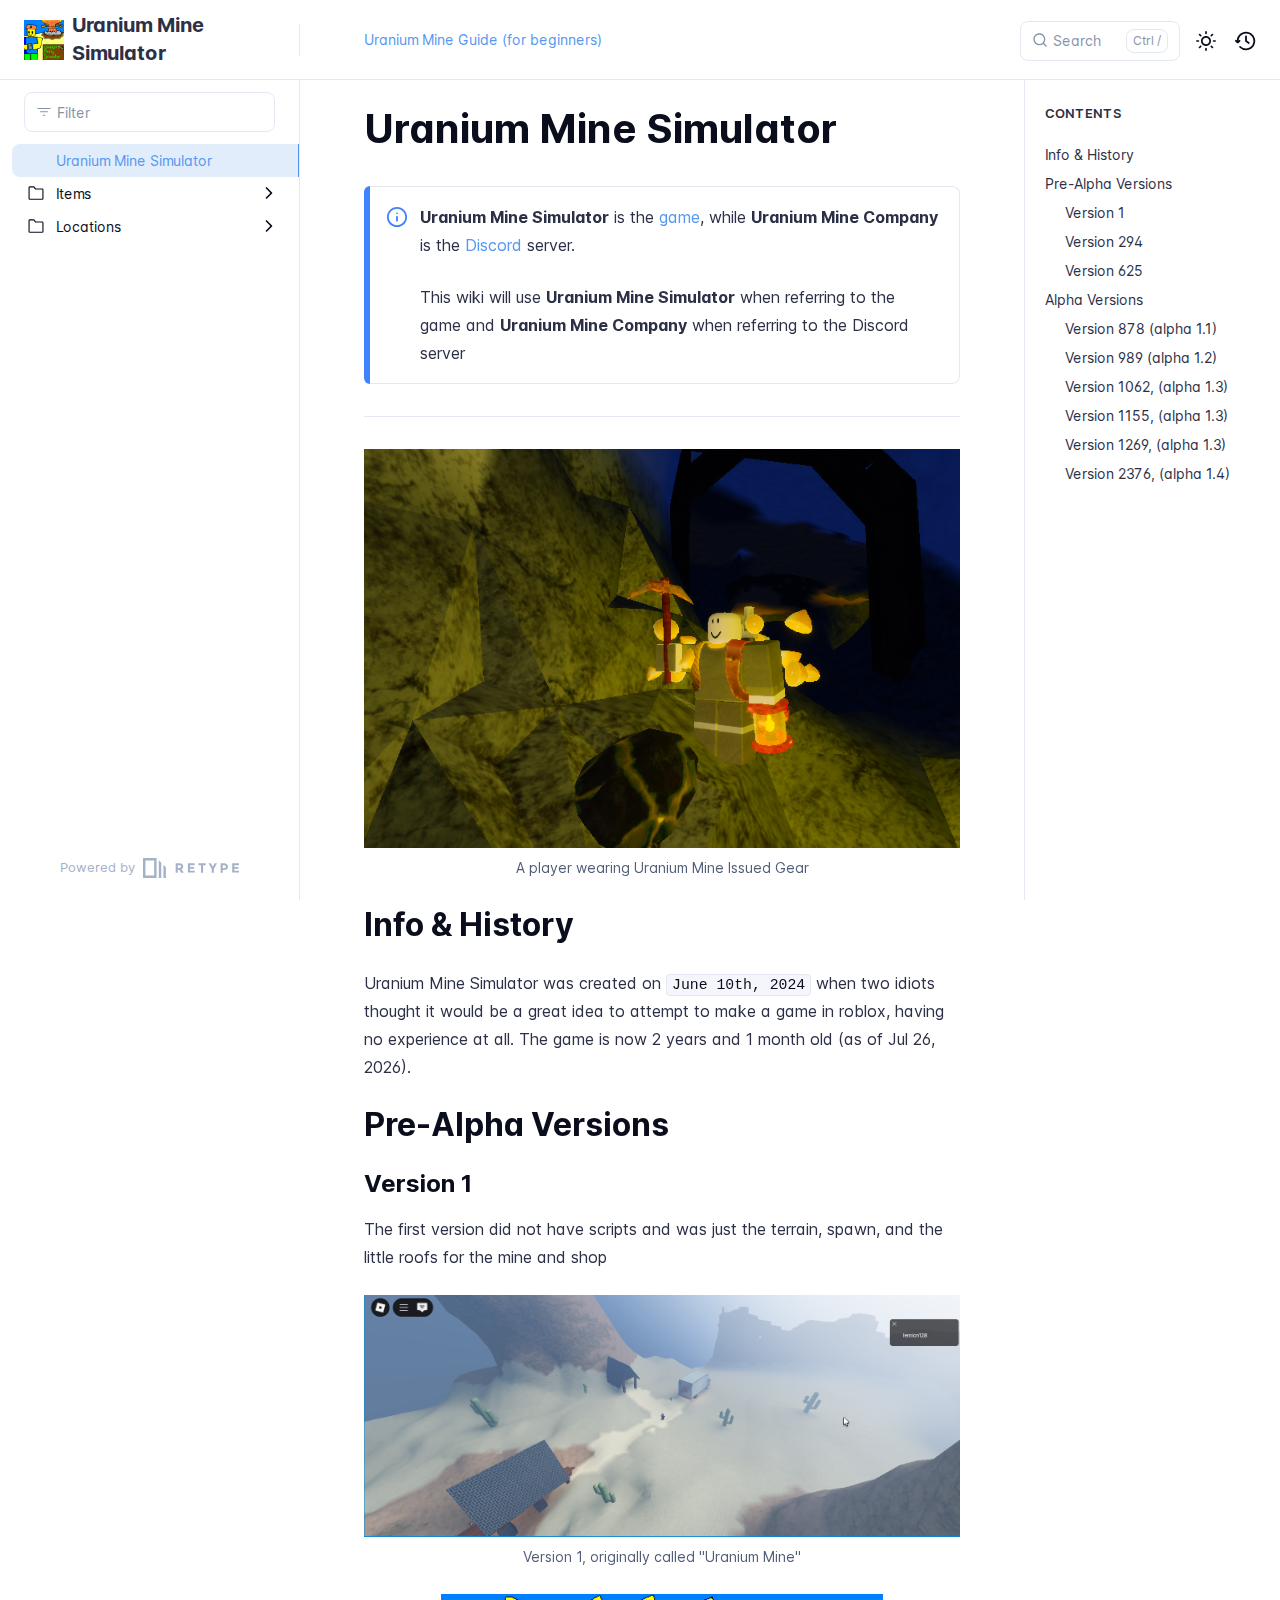
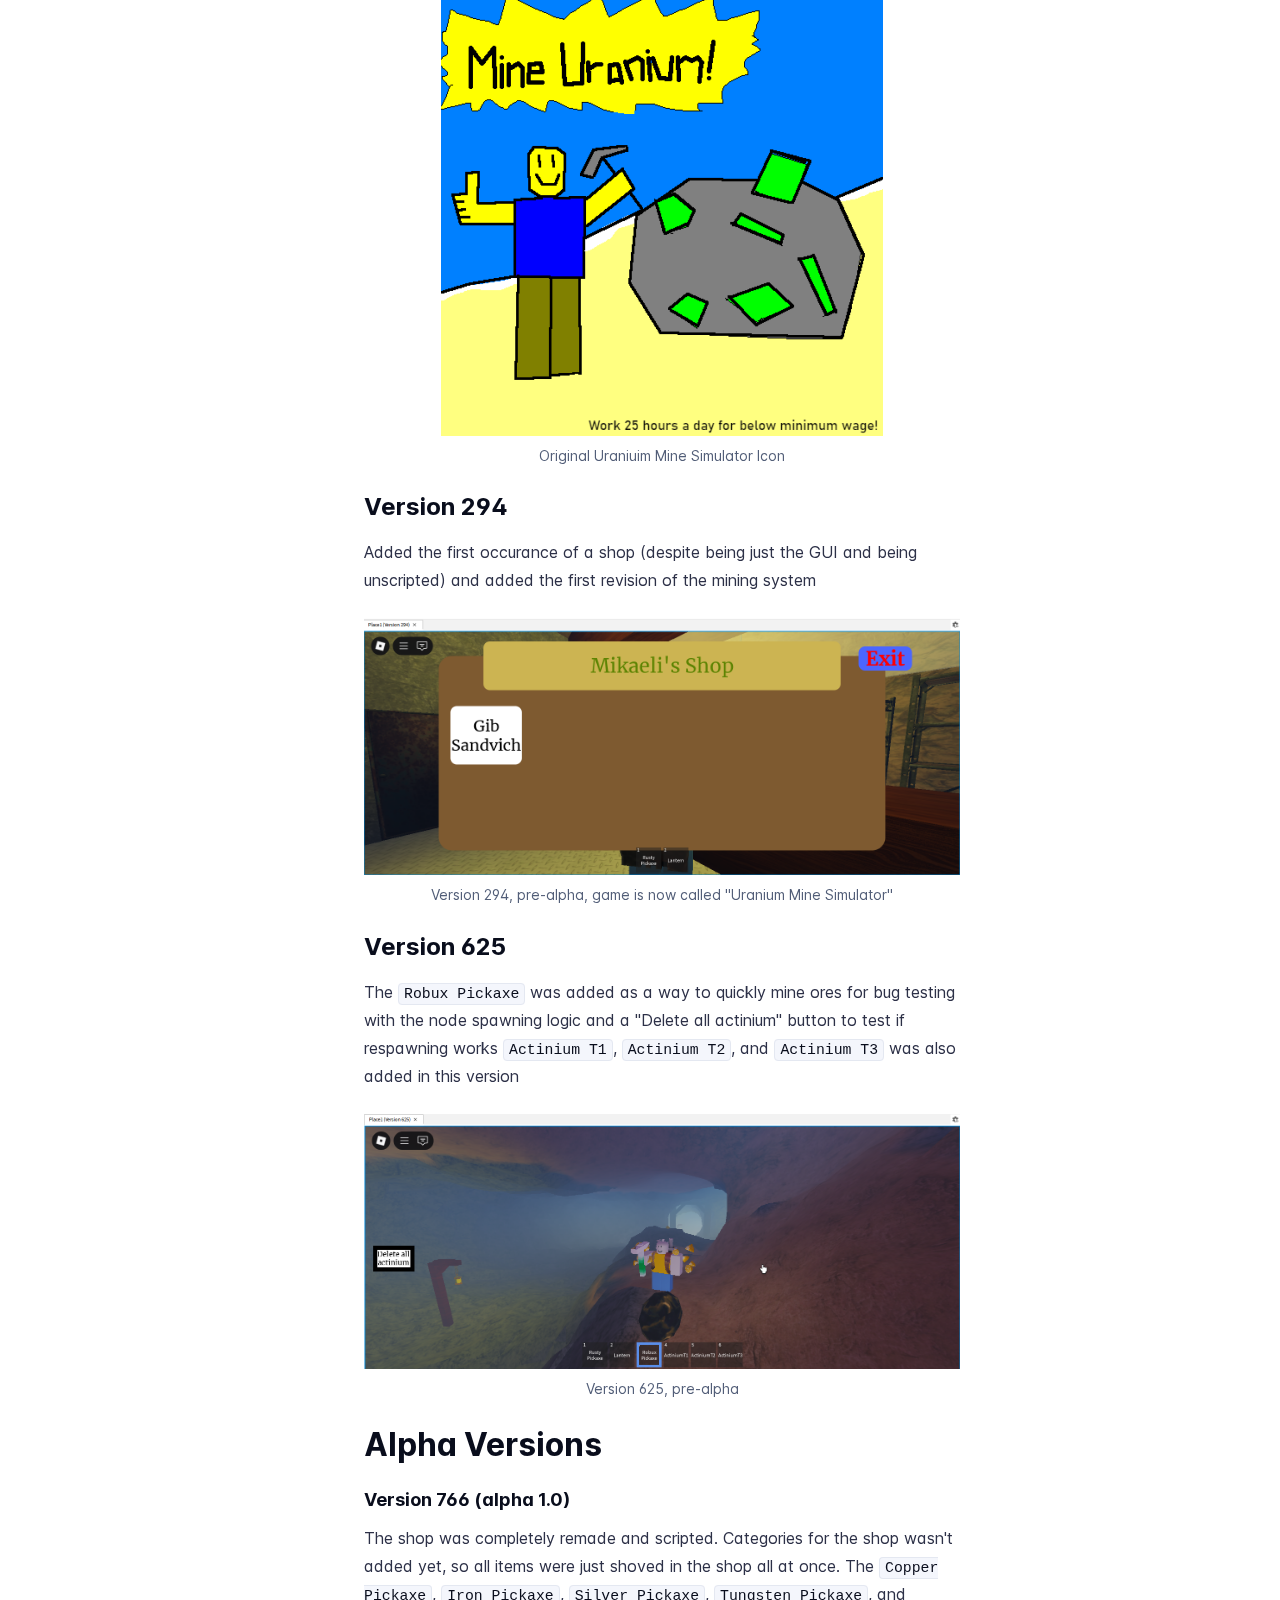
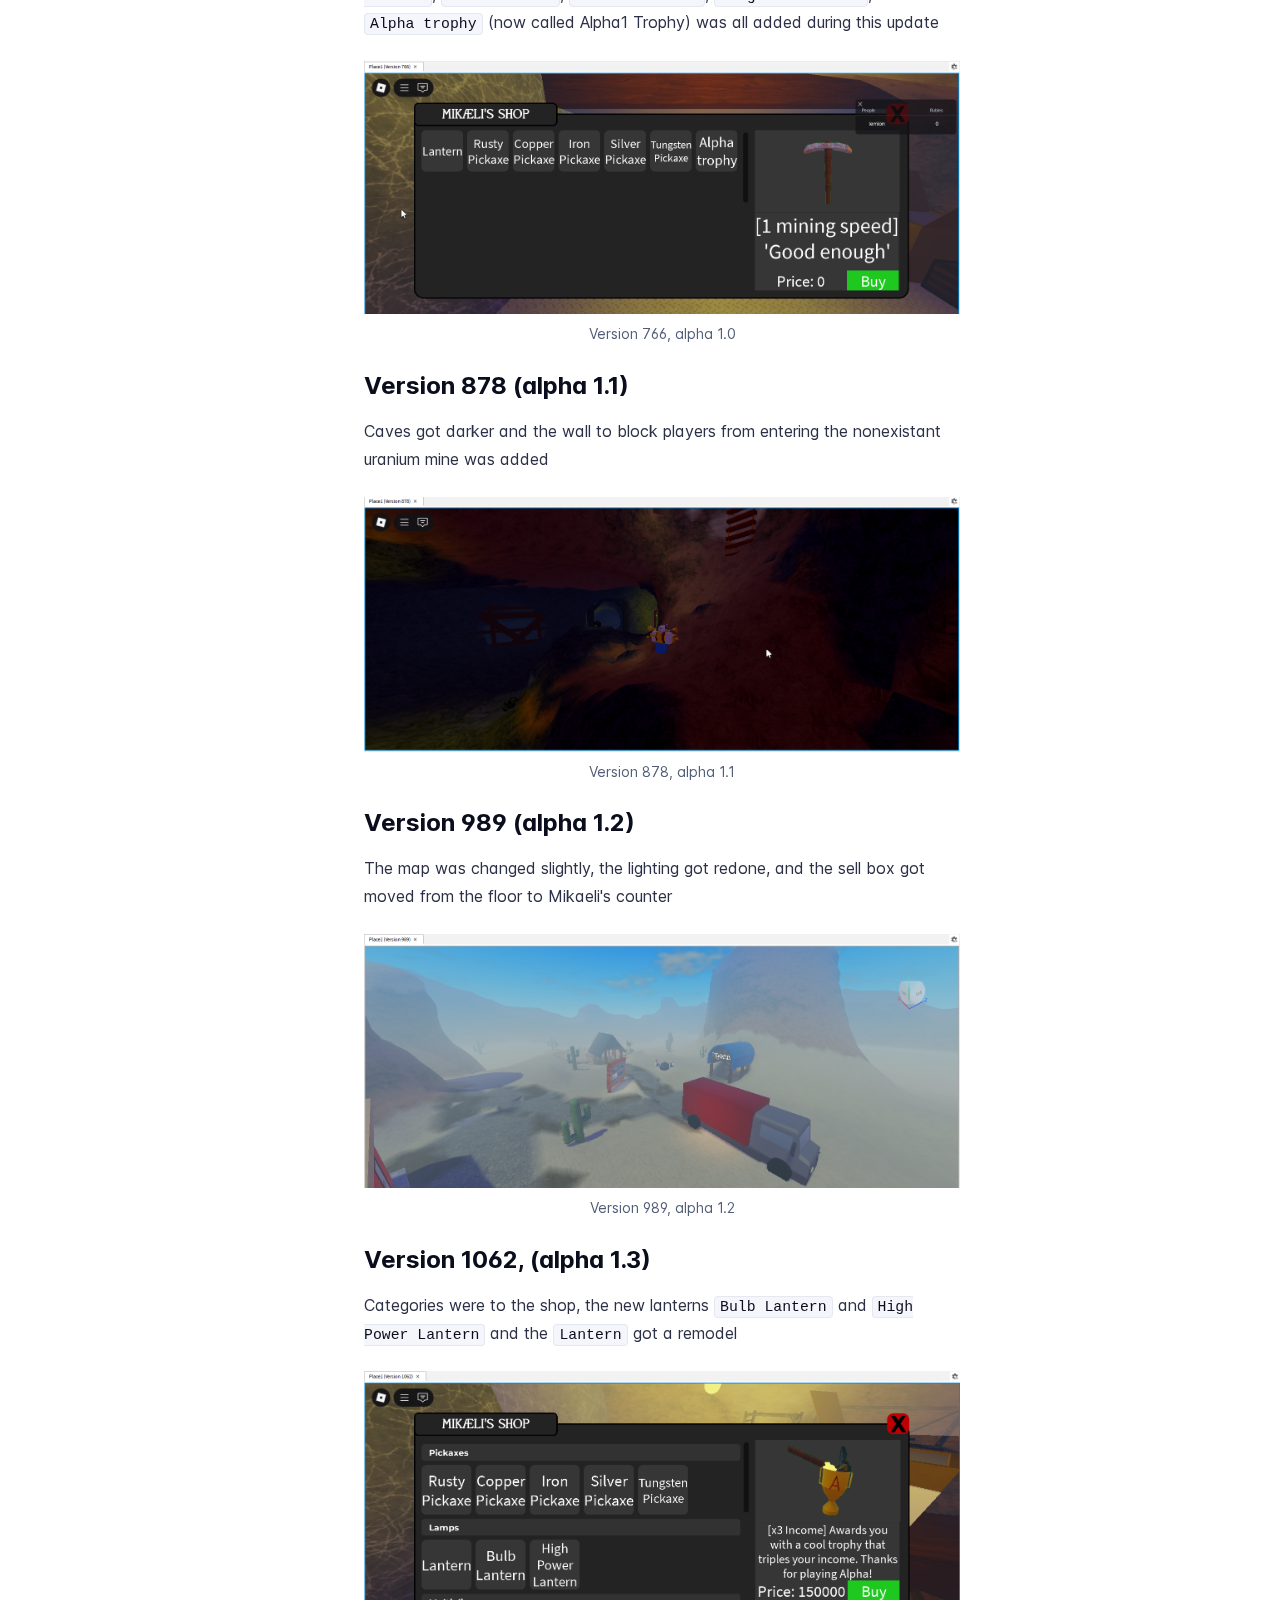
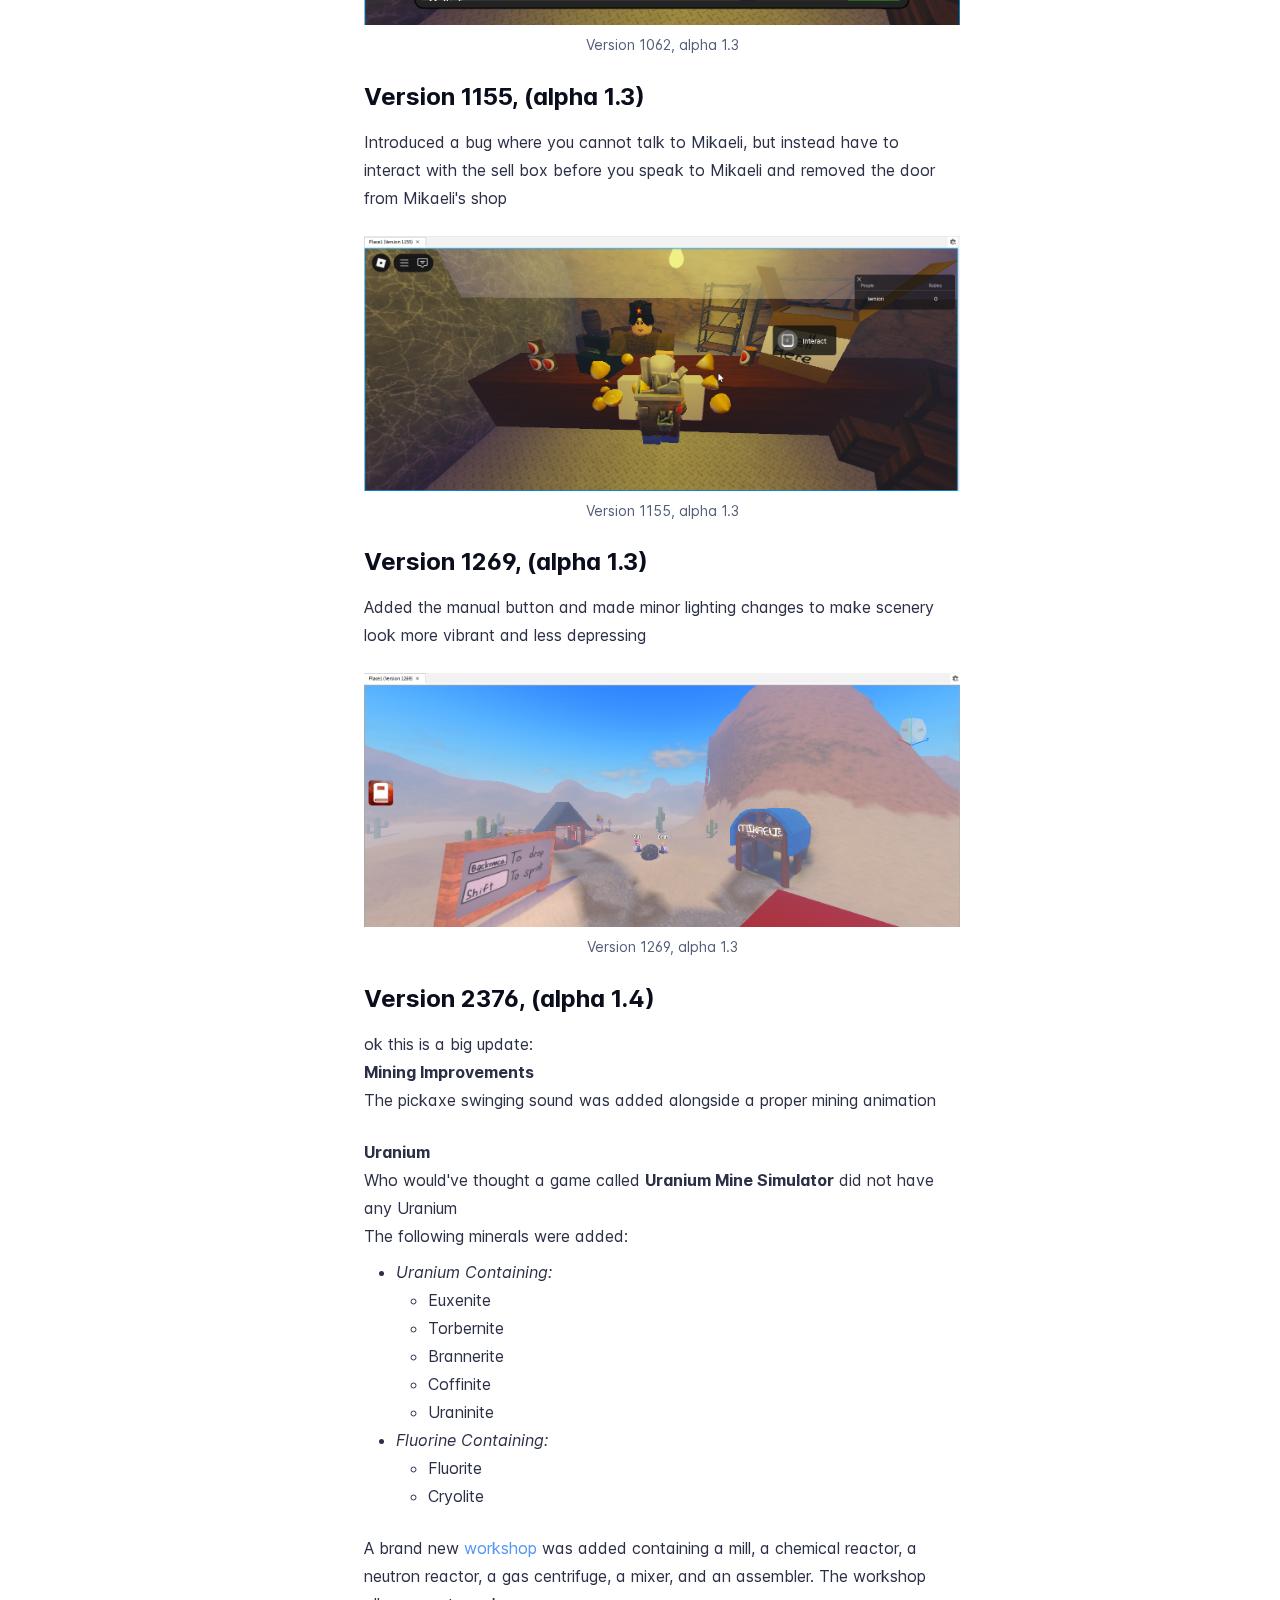
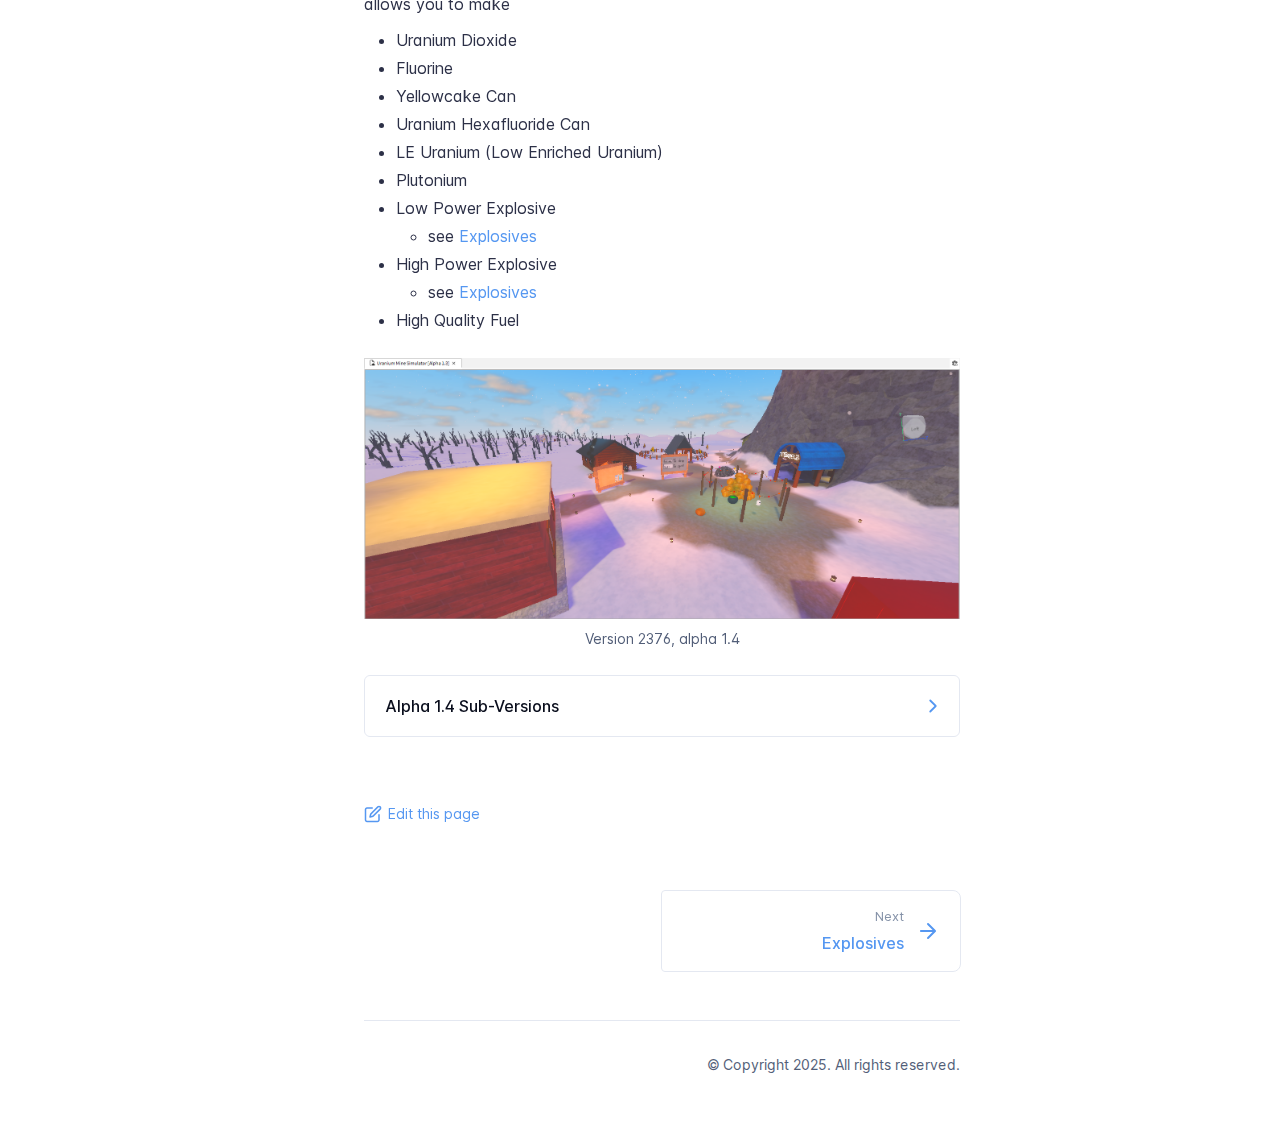
<file: index.html>
<!DOCTYPE html>
<html lang="en" class="h-full">
<head>
    <meta charset="UTF-8">
    <meta name="viewport" content="width=device-width,initial-scale=1">
    <meta name="turbo-cache-control" content="no-cache" data-turbo-track="reload" data-track-token="3.11.0.817512125217">

    <!-- See retype.com -->
    <meta name="generator" content="Retype 3.11.0">

    <!-- Primary Meta Tags -->
    <title>Uranium Mine Simulator</title>
    <meta name="title" content="Uranium Mine Simulator">
    <meta name="description" content="Uranium Mine Simulator is the game, while Uranium Mine Company is the Discord server.">

    <!-- Canonical -->
    <link rel="canonical" href="https://uranium-mine-company.pages.dev/">

    <!-- Open Graph / Facebook -->
    <meta property="og:type" content="website">
    <meta property="og:url" content="https://uranium-mine-company.pages.dev/">
    <meta property="og:title" content="Uranium Mine Simulator">
    <meta property="og:description" content="Uranium Mine Simulator is the game, while Uranium Mine Company is the Discord server.">
    <meta property="og:image" content="https://uranium-mine-company.pages.dev/mineissuedgear.png">

    <!-- Twitter -->
    <meta property="twitter:card" content="summary_large_image">
    <meta property="twitter:url" content="https://uranium-mine-company.pages.dev/">
    <meta property="twitter:title" content="Uranium Mine Simulator">
    <meta property="twitter:description" content="Uranium Mine Simulator is the game, while Uranium Mine Company is the Discord server.">
    <meta property="twitter:image" content="https://uranium-mine-company.pages.dev/mineissuedgear.png">

    <script data-cfasync="false">(function(){var cl=document.documentElement.classList,ls=localStorage.getItem("retype_scheme"),hd=cl.contains("dark"),hl=cl.contains("light"),wm=window.matchMedia&&window.matchMedia("(prefers-color-scheme: dark)").matches;if(ls==="dark"||(!ls&&wm&&!hd&&!hl)){cl.remove("light");cl.add("dark")}else if(ls==="light"||(!ls&&!wm&&!hd&&!hl)){cl.remove("dark");cl.add("light")}})();</script>

    <link href="logo.png" rel="icon">
    <link href="resources/css/retype.css?v=3.11.0.817512125217" rel="stylesheet">

    <script data-cfasync="false" src="resources/js/config.js?v=3.11.0.817512125217" data-turbo-eval="false" defer></script>
    <script data-cfasync="false" src="resources/js/retype.js?v=3.11.0" data-turbo-eval="false" defer></script>
    <script id="lunr-js" data-cfasync="false" src="resources/js/lunr.js?v=3.11.0.817512125217" data-turbo-eval="false" defer></script>
    <script id="prism-js" data-cfasync="false" src="resources/js/prism.js?v=3.11.0.817512125217" defer></script>
</head>
<body>
    <div id="retype-app" class="relative text-base antialiased text-base-text bg-base-bg font-body">
        <div class="absolute bottom-0 left-0" style="top: 5rem; right: 50%"></div>
    
        <header id="retype-header" class="sticky top-0 z-30 flex w-full h-16 bg-header-bg border-b border-header-border md:h-20">
            <div class="container relative flex items-center justify-between pr-6 grow md:justify-start">
                <!-- Mobile menu button skeleton -->
                <button v-cloak class="skeleton retype-mobile-menu-button flex items-center justify-center shrink-0 overflow-hidden dark:text-white focus:outline-none rounded-full w-10 h-10 ml-3.5 md:hidden"><svg xmlns="http://www.w3.org/2000/svg" class="mb-px shrink-0" width="24" height="24" viewBox="0 0 24 24" role="presentation" style="margin-bottom: 0px;"><g fill="currentColor"><path d="M2 4h20v2H2zM2 11h20v2H2zM2 18h20v2H2z"></path></g></svg></button>
                <div v-cloak id="retype-sidebar-left-toggle-button"></div>
        
                <!-- Logo -->
                <div class="flex items-center justify-between h-full py-2 md:w-75">
                    <div class="flex items-center px-2 md:px-6">
                        <a id="retype-branding-logo" href="" class="flex items-center leading-snug text-xl">
                            <span class="w-10 mr-2 grow-0 shrink-0 overflow-hidden">
                                <img class="max-h-10 dark:hidden md:inline-block" src="logo.png">
                                <img class="max-h-10 hidden dark:inline-block" src="logo.png">
                            </span>
                            <span class="dark:text-white font-bold line-clamp-1 md:line-clamp-2">Uranium Mine Simulator</span>
                        </a>
                    </div>
        
                    <span class="hidden h-8 border-r md:inline-block border-base-border"></span>
                </div>
        
                <div class="flex justify-between md:grow">
                    <!-- Top Nav -->
                    <nav id="retype-header-nav" class="hidden md:flex">
                        <ul class="flex flex-col mb-4 md:pl-16 md:mb-0 md:flex-row md:items-center">
                            <li class="mr-6">
                                <a class="py-2 md:mb-0 inline-flex items-center text-sm whitespace-nowrap transition-colors duration-200 ease-linear md:text-header-text font-header-text-weight hover:text-header-text-hover" href="https://uranium-mine-company.pages.dev/underconstruction">Uranium Mine Guide (for beginners)</a>
                            </li>
                            <li class="mr-6">
                                <a class="py-2 md:mb-0 inline-flex items-center text-sm whitespace-nowrap transition-colors duration-200 ease-linear md:text-header-tex font-header-text-weight hover:text-header-text-hover" href="https://discord.com/invite/B6Awa5SsKs">
                                    <img class="mb-px" width="18" alt="" src="discord.svg">
                                    
                                </a>
                            </li>
        
                        </ul>
                    </nav>
        
                    <!-- Header Right Skeleton -->
                    <div v-cloak class="flex justify-end grow skeleton">
        
                        <!-- Search input mock -->
                        <div class="relative hidden w-40 lg:block lg:max-w-sm lg:ml-auto">
                            <div class="absolute flex items-center justify-center h-full pl-3 dark:text-dark-300">
                                <svg xmlns="http://www.w3.org/2000/svg" class="icon-base" width="16" height="16" viewBox="0 0 24 24" aria-labelledby="icon" role="presentation" style="margin-bottom: 1px;"><g fill="currentColor" ><path d="M21.71 20.29l-3.68-3.68A8.963 8.963 0 0020 11c0-4.96-4.04-9-9-9s-9 4.04-9 9 4.04 9 9 9c2.12 0 4.07-.74 5.61-1.97l3.68 3.68c.2.19.45.29.71.29s.51-.1.71-.29c.39-.39.39-1.03 0-1.42zM4 11c0-3.86 3.14-7 7-7s7 3.14 7 7c0 1.92-.78 3.66-2.04 4.93-.01.01-.02.01-.02.01-.01.01-.01.01-.01.02A6.98 6.98 0 0111 18c-3.86 0-7-3.14-7-7z" ></path></g></svg>
                            </div>
                            <input class="w-full h-10 placeholder-search-placeholder transition-colors duration-200 ease-in bg-search-bg border border-transparent rounded md:text-sm hover:border-search-border-hover focus:outline-none focus:border-search-border-focus" style="padding: 0.625rem 0.75rem 0.625rem 2rem" type="text" placeholder="Search">
                        </div>
        
                        <!-- Mobile search button -->
                        <div class="flex items-center justify-center w-10 h-10 lg:hidden">
                            <svg xmlns="http://www.w3.org/2000/svg" class="shrink-0 icon-base" width="20" height="20" viewBox="0 0 24 24" aria-labelledby="icon" role="presentation" style="margin-bottom: 0px;"><g fill="currentColor" ><path d="M21.71 20.29l-3.68-3.68A8.963 8.963 0 0020 11c0-4.96-4.04-9-9-9s-9 4.04-9 9 4.04 9 9 9c2.12 0 4.07-.74 5.61-1.97l3.68 3.68c.2.19.45.29.71.29s.51-.1.71-.29c.39-.39.39-1.03 0-1.42zM4 11c0-3.86 3.14-7 7-7s7 3.14 7 7c0 1.92-.78 3.66-2.04 4.93-.01.01-.02.01-.02.01-.01.01-.01.01-.01.02A6.98 6.98 0 0111 18c-3.86 0-7-3.14-7-7z" ></path></g></svg>
                        </div>
        
                        <!-- Dark mode switch placeholder -->
                        <div class="w-10 h-10 lg:ml-2"></div>
        
                        <!-- History button -->
                        <div class="flex items-center justify-center w-10 h-10" style="margin-right: -0.625rem;">
                            <svg xmlns="http://www.w3.org/2000/svg" class="shrink-0 icon-base" width="22" height="22" viewBox="0 0 24 24" aria-labelledby="icon" role="presentation" style="margin-bottom: 0px;"><g fill="currentColor" ><g ><path d="M12.01 6.01c-.55 0-1 .45-1 1V12a1 1 0 00.4.8l3 2.22a.985.985 0 001.39-.2.996.996 0 00-.21-1.4l-2.6-1.92V7.01c.02-.55-.43-1-.98-1z"></path><path d="M12.01 1.91c-5.33 0-9.69 4.16-10.05 9.4l-.29-.26a.997.997 0 10-1.34 1.48l1.97 1.79c.19.17.43.26.67.26s.48-.09.67-.26l1.97-1.79a.997.997 0 10-1.34-1.48l-.31.28c.34-4.14 3.82-7.41 8.05-7.41 4.46 0 8.08 3.63 8.08 8.09s-3.63 8.08-8.08 8.08c-2.18 0-4.22-.85-5.75-2.4a.996.996 0 10-1.42 1.4 10.02 10.02 0 007.17 2.99c5.56 0 10.08-4.52 10.08-10.08.01-5.56-4.52-10.09-10.08-10.09z"></path></g></g></svg>
                        </div>
                    </div>
        
                    <div v-cloak class="flex justify-end grow">
                        <div id="retype-mobile-search-button"></div>
                        <doc-search-desktop></doc-search-desktop>
        
                        <doc-theme-switch class="lg:ml-2"></doc-theme-switch>
                        <doc-history></doc-history>
                    </div>
                </div>
            </div>
        </header>
    
    
        <div id="retype-container" class="container relative flex bg-white">
            <!-- Sidebar Skeleton -->
            <div v-cloak class="fixed flex flex-col shrink-0 duration-300 ease-in-out bg-sidebar-left-bg border-sidebar-left-border sidebar top-20 w-75 border-r h-screen md:sticky transition-transform skeleton">
            
                <div class="flex items-center h-16 px-6">
                    <input class="w-full h-8 px-3 py-2 transition-colors duration-200 ease-linear bg-filter-bg border border-filter-border rounded shadow-none text-sm focus:outline-none focus:border-filter-border-focus" type="text" placeholder="Filter">
                </div>
            
                <div class="pl-6 mt-1 mb-4">
                    <div class="w-32 h-3 mb-4 bg-skeleton-bg rounded-full loading"></div>
                    <div class="w-48 h-3 mb-4 bg-skeleton-bg rounded-full loading"></div>
                    <div class="w-40 h-3 mb-4 bg-skeleton-bg rounded-full loading"></div>
                    <div class="w-32 h-3 mb-4 bg-skeleton-bg rounded-full loading"></div>
                    <div class="w-48 h-3 mb-4 bg-skeleton-bg rounded-full loading"></div>
                    <div class="w-40 h-3 mb-4 bg-skeleton-bg rounded-full loading"></div>
                </div>
            
                <div class="shrink-0 mt-auto bg-transparent dark:border-base-border">
                    <a class="flex items-center justify-center flex-nowrap h-16 text-gray-350 dark:text-dark-400 hover:text-gray-600 dark:hover:text-dark-300 transition-colors duration-150 ease-in docs-powered-by" target="_blank" href="https://retype.com/" rel="noopener">
                        <span class="text-xs whitespace-nowrap">Powered by</span>
                        <svg xmlns="http://www.w3.org/2000/svg" class="ml-2" fill="currentColor" width="96" height="20" overflow="visible"><path d="M0 0v20h13.59V0H0zm11.15 17.54H2.44V2.46h8.71v15.08zM15.8 20h2.44V4.67L15.8 2.22zM20.45 6.89V20h2.44V9.34z"/><g><path d="M40.16 8.44c0 1.49-.59 2.45-1.75 2.88l2.34 3.32h-2.53l-2.04-2.96h-1.43v2.96h-2.06V5.36h3.5c1.43 0 2.46.24 3.07.73s.9 1.27.9 2.35zm-2.48 1.1c.26-.23.38-.59.38-1.09 0-.5-.13-.84-.4-1.03s-.73-.28-1.39-.28h-1.54v2.75h1.5c.72 0 1.2-.12 1.45-.35zM51.56 5.36V7.2h-4.59v1.91h4.13v1.76h-4.13v1.92h4.74v1.83h-6.79V5.36h6.64zM60.09 7.15v7.48h-2.06V7.15h-2.61V5.36h7.28v1.79h-2.61zM70.81 14.64h-2.06v-3.66l-3.19-5.61h2.23l1.99 3.45 1.99-3.45H74l-3.19 5.61v3.66zM83.99 6.19c.65.55.97 1.4.97 2.55s-.33 1.98-1 2.51-1.68.8-3.04.8h-1.23v2.59h-2.06V5.36h3.26c1.42 0 2.45.28 3.1.83zm-1.51 3.65c.25-.28.37-.69.37-1.22s-.16-.92-.48-1.14c-.32-.23-.82-.34-1.5-.34H79.7v3.12h1.38c.68 0 1.15-.14 1.4-.42zM95.85 5.36V7.2h-4.59v1.91h4.13v1.76h-4.13v1.92H96v1.83h-6.79V5.36h6.64z"/></g></svg>
                    </a>
                </div>
            </div>
            
            <!-- Sidebar component -->
            <doc-sidebar v-cloak>
                <template #sidebar-footer>
                    <div class="shrink-0 mt-auto border-t md:bg-transparent md:border-none dark:border-base-border">
            
                        <div class="py-3 px-6 md:hidden border-b dark:border-base-border">
                            <nav>
                                <ul class="flex flex-wrap justify-center items-center">
                                    <li class="mr-6">
                                        <a class="block py-1 inline-flex items-center text-sm whitespace-nowrap transition-colors duration-200 ease-linear md:text-header-text font-header-text-weight hover:text-header-text-hover" href="https://uranium-mine-company.pages.dev/underconstruction">Uranium Mine Guide (for beginners)</a>
                                    </li>
                                    <li class="mr-6">
                                        <a class="block py-1 inline-flex items-center text-sm whitespace-nowrap transition-colors duration-200 ease-linear md:text-header-tex font-header-text-weight hover:text-header-text-hover" href="https://discord.com/invite/B6Awa5SsKs">
                                            <img class="mb-px" width="18" alt="" src="discord.svg">
                                            
                                        </a>
                                    </li>
            
                                </ul>
                            </nav>
                        </div>
            
                        <a class="flex items-center justify-center flex-nowrap h-16 text-gray-350 dark:text-dark-400 hover:text-gray-600 dark:hover:text-dark-300 transition-colors duration-150 ease-in docs-powered-by" target="_blank" href="https://retype.com/" rel="noopener">
                            <span class="text-xs whitespace-nowrap">Powered by</span>
                            <svg xmlns="http://www.w3.org/2000/svg" class="ml-2" fill="currentColor" width="96" height="20" overflow="visible"><path d="M0 0v20h13.59V0H0zm11.15 17.54H2.44V2.46h8.71v15.08zM15.8 20h2.44V4.67L15.8 2.22zM20.45 6.89V20h2.44V9.34z"/><g><path d="M40.16 8.44c0 1.49-.59 2.45-1.75 2.88l2.34 3.32h-2.53l-2.04-2.96h-1.43v2.96h-2.06V5.36h3.5c1.43 0 2.46.24 3.07.73s.9 1.27.9 2.35zm-2.48 1.1c.26-.23.38-.59.38-1.09 0-.5-.13-.84-.4-1.03s-.73-.28-1.39-.28h-1.54v2.75h1.5c.72 0 1.2-.12 1.45-.35zM51.56 5.36V7.2h-4.59v1.91h4.13v1.76h-4.13v1.92h4.74v1.83h-6.79V5.36h6.64zM60.09 7.15v7.48h-2.06V7.15h-2.61V5.36h7.28v1.79h-2.61zM70.81 14.64h-2.06v-3.66l-3.19-5.61h2.23l1.99 3.45 1.99-3.45H74l-3.19 5.61v3.66zM83.99 6.19c.65.55.97 1.4.97 2.55s-.33 1.98-1 2.51-1.68.8-3.04.8h-1.23v2.59h-2.06V5.36h3.26c1.42 0 2.45.28 3.1.83zm-1.51 3.65c.25-.28.37-.69.37-1.22s-.16-.92-.48-1.14c-.32-.23-.82-.34-1.5-.34H79.7v3.12h1.38c.68 0 1.15-.14 1.4-.42zM95.85 5.36V7.2h-4.59v1.91h4.13v1.76h-4.13v1.92H96v1.83h-6.79V5.36h6.64z"/></g></svg>
                        </a>
                    </div>
                </template>
            </doc-sidebar>
    
            <div class="grow min-w-0 bg-body-bg">
                <!-- Render "toolbar" template here on api pages --><!-- Render page content -->
                <div class="flex">
                    <div id="retype-main" class="min-w-0 p-4 grow md:px-16">
                        <main class="relative pb-12 lg:pt-2">
                            <div class="retype-markdown" id="retype-content">
                                <!-- Rendered if sidebar right is enabled -->
                                <div id="retype-sidebar-right-toggle"></div>
                                <!-- Page content  -->
<doc-anchor-target id="uranium-mine-simulator" class="break-words">
    <h1>
        <doc-anchor-trigger class="header-anchor-trigger" to="#uranium-mine-simulator">#</doc-anchor-trigger>
        <span>Uranium Mine Simulator</span>
    </h1>
</doc-anchor-target>
<div class="flex mb-6">
    <div class="shrink-0 w-1.5 rounded-tl-lg rounded-bl-lg bg-callout-primary"></div>
    <div class="flex w-full py-4 border border-l-0 rounded-tr-lg rounded-br-lg doc-callout bg-callout-base-bg border-callout-base-border" role="alert">
        <div class="flex items-center ml-4 h-7">
            <svg xmlns="http://www.w3.org/2000/svg" class="mb-px text-callout-primary" width="22" height="22" viewBox="0 0 24 24" role="presentation">
                <g fill="currentColor"><g>
                    <path d="M12 1C5.93 1 1 5.93 1 12s4.93 11 11 11 11-4.93 11-11S18.07 1 12 1zm0 20c-4.96 0-9-4.04-9-9s4.04-9 9-9 9 4.04 9 9-4.04 9-9 9z"></path>
                    <path d="M12 11c-.55 0-1 .45-1 1v4c0 .55.45 1 1 1s1-.45 1-1v-4c0-.55-.45-1-1-1zM12.01 7c-.56 0-1 .45-1 1s.45 1 1 1 1-.45 1-1-.45-1-1-1z"></path>
                    <path fill="none" d="M0 0h24v24H0z"></path>
                </g></g>
            </svg>
        </div>
        <div class="pr-5 ml-3 w-full">
<p><strong>Uranium Mine Simulator</strong> is the <a href="https://www.roblox.com/games/17807356578/">game</a>, while <strong>Uranium Mine Company</strong> is the <a href="https://discord.com/invite/B6Awa5SsKs">Discord</a> server.</p>
<p>This wiki will use <strong>Uranium Mine Simulator</strong> when referring to the game and <strong>Uranium Mine Company</strong> when referring to the Discord server</p>
        </div>
    </div>
</div>
<hr>
<p><figure class="content-center">
    <img src="mineissuedgear.png" alt="A player wearing Uranium Mine Issued Gear" class="rounded-image-rounded border-image-border border-image-border-width" />
    <figcaption class="caption">A player wearing Uranium Mine Issued Gear</figcaption>
</figure>
</p>
<doc-anchor-target id="info--history">
    <h2>
        <doc-anchor-trigger class="header-anchor-trigger" to="#info--history">#</doc-anchor-trigger>
        <span>Info &amp; History</span>
    </h2>
</doc-anchor-target>
<p>Uranium Mine Simulator was created on <code v-pre>June 10th, 2024</code> when two idiots thought it would be a great idea to attempt to make a game in roblox, having no experience at all.
<span id="game-age" data-release="2024-06-10" aria-live="polite"></span></p>
<script>
(function(){
  const el = document.getElementById("game-age");
  if (!el) return;

  const releaseStr = el.dataset.release || "2024-06-10";
  const release = new Date(releaseStr + "T00:00:00Z");
  const now = new Date();

  // full years
  let years = now.getFullYear() - release.getFullYear();
  if (
    now.getMonth() < release.getMonth() ||
    (now.getMonth() === release.getMonth() && now.getDate() < release.getDate())
  ) {
    years--;
  }

  // month calculation:
  // total months difference minus the months inside the full years
  let totalMonths = (now.getFullYear() - release.getFullYear()) * 12 + (now.getMonth() - release.getMonth());
  if (now.getDate() < release.getDate()) totalMonths--;
  let months = totalMonths - years * 12;
  if (months < 0) months = 0;

  const asOf = now.toLocaleDateString(undefined, { year: 'numeric', month: 'short', day: 'numeric' });

  let text = "The game is now ";
  if (years > 0) text += `${years} year${years === 1 ? "" : "s"}`;
  if (years > 0 && months > 0) text += " and ";
  if (months > 0) text += `${months} month${months === 1 ? "" : "s"}`;
  if (years === 0 && months === 0) text += "less than a month";
  text += ` old (as of ${asOf}).`;

  el.textContent = text;
})();
</script>
<p><noscript>The game age is available when JavaScript is enabled.</noscript></p>
<doc-anchor-target id="pre-alpha-versions">
    <h2>
        <doc-anchor-trigger class="header-anchor-trigger" to="#pre-alpha-versions">#</doc-anchor-trigger>
        <span>Pre-Alpha Versions</span>
    </h2>
</doc-anchor-target>
<doc-anchor-target id="version-1">
    <h3>
        <doc-anchor-trigger class="header-anchor-trigger" to="#version-1">#</doc-anchor-trigger>
        <span>Version 1</span>
    </h3>
</doc-anchor-target>
<p>The first version did not have scripts and was just the terrain, spawn, and the little roofs for the mine and shop</p>
<p><figure class="content-center">
    <img src="v1.png" alt="Version 1, originally called &quot;Uranium Mine&quot;" class="rounded-image-rounded border-image-border border-image-border-width" />
    <figcaption class="caption">Version 1, originally called &quot;Uranium Mine&quot;</figcaption>
</figure>
<figure class="content-center">
    <img src="uraaaniumfever.png" alt="Original Uraniuim Mine Simulator Icon" class="rounded-image-rounded border-image-border border-image-border-width" />
    <figcaption class="caption">Original Uraniuim Mine Simulator Icon</figcaption>
</figure>
</p>
<doc-anchor-target id="version-294">
    <h3>
        <doc-anchor-trigger class="header-anchor-trigger" to="#version-294">#</doc-anchor-trigger>
        <span>Version 294</span>
    </h3>
</doc-anchor-target>
<p>Added the first occurance of a shop (despite being just the GUI and being unscripted) and added the first revision of the mining system</p>
<p><figure class="content-center">
    <img src="v2.png" alt="Version 294, pre-alpha, game is now called &quot;Uranium Mine Simulator&quot;" class="rounded-image-rounded border-image-border border-image-border-width" />
    <figcaption class="caption">Version 294, pre-alpha, game is now called &quot;Uranium Mine Simulator&quot;</figcaption>
</figure>
</p>
<doc-anchor-target id="version-625">
    <h3>
        <doc-anchor-trigger class="header-anchor-trigger" to="#version-625">#</doc-anchor-trigger>
        <span>Version 625</span>
    </h3>
</doc-anchor-target>
<p>The <code v-pre>Robux Pickaxe</code> was added as a way to quickly mine ores for bug testing with the node spawning logic and a &quot;Delete all actinium&quot; button to test if respawning works
<code v-pre>Actinium T1</code>, <code v-pre>Actinium T2</code>, and <code v-pre>Actinium T3</code> was also added in this version</p>
<p><figure class="content-center">
    <img src="v3.png" alt="Version 625, pre-alpha" class="rounded-image-rounded border-image-border border-image-border-width" />
    <figcaption class="caption">Version 625, pre-alpha</figcaption>
</figure>
</p>
<doc-anchor-target id="alpha-versions">
    <h2>
        <doc-anchor-trigger class="header-anchor-trigger" to="#alpha-versions">#</doc-anchor-trigger>
        <span>Alpha Versions</span>
    </h2>
</doc-anchor-target>
<doc-anchor-target id="version-766-alpha-10">
    <h4>
        <doc-anchor-trigger class="header-anchor-trigger" to="#version-766-alpha-10">#</doc-anchor-trigger>
        <span>Version 766 (alpha 1.0)</span>
    </h4>
</doc-anchor-target>
<p>The shop was completely remade and scripted. Categories for the shop wasn&#x27;t added yet, so all items were just shoved in the shop all at once. The <code v-pre>Copper Pickaxe</code>, <code v-pre>Iron Pickaxe</code>, <code v-pre>Silver Pickaxe</code>, <code v-pre>Tungsten Pickaxe</code>, and <code v-pre>Alpha trophy</code> (now called Alpha1 Trophy) was all added during this update</p>
<p><figure class="content-center">
    <img src="v4.png" alt="Version 766, alpha 1.0" class="rounded-image-rounded border-image-border border-image-border-width" />
    <figcaption class="caption">Version 766, alpha 1.0</figcaption>
</figure>
</p>
<doc-anchor-target id="version-878-alpha-11">
    <h3>
        <doc-anchor-trigger class="header-anchor-trigger" to="#version-878-alpha-11">#</doc-anchor-trigger>
        <span>Version 878 (alpha 1.1)</span>
    </h3>
</doc-anchor-target>
<p>Caves got darker and the wall to block players from entering the nonexistant uranium mine was added</p>
<p><figure class="content-center">
    <img src="v5.png" alt="Version 878, alpha 1.1" class="rounded-image-rounded border-image-border border-image-border-width" />
    <figcaption class="caption">Version 878, alpha 1.1</figcaption>
</figure>
</p>
<doc-anchor-target id="version-989-alpha-12">
    <h3>
        <doc-anchor-trigger class="header-anchor-trigger" to="#version-989-alpha-12">#</doc-anchor-trigger>
        <span>Version 989 (alpha 1.2)</span>
    </h3>
</doc-anchor-target>
<p>The map was changed slightly, the lighting got redone, and the sell box got moved from the floor to Mikaeli&#x27;s counter</p>
<p><figure class="content-center">
    <img src="v6.png" alt="Version 989, alpha 1.2" class="rounded-image-rounded border-image-border border-image-border-width" />
    <figcaption class="caption">Version 989, alpha 1.2</figcaption>
</figure>
</p>
<doc-anchor-target id="version-1062-alpha-13">
    <h3>
        <doc-anchor-trigger class="header-anchor-trigger" to="#version-1062-alpha-13">#</doc-anchor-trigger>
        <span>Version 1062, (alpha 1.3)</span>
    </h3>
</doc-anchor-target>
<p>Categories were to the shop, the new lanterns <code v-pre>Bulb Lantern</code> and <code v-pre>High Power Lantern</code> and the <code v-pre>Lantern</code> got a remodel</p>
<p><figure class="content-center">
    <img src="v7.png" alt="Version 1062, alpha 1.3" class="rounded-image-rounded border-image-border border-image-border-width" />
    <figcaption class="caption">Version 1062, alpha 1.3</figcaption>
</figure>
</p>
<doc-anchor-target id="version-1155-alpha-13">
    <h3>
        <doc-anchor-trigger class="header-anchor-trigger" to="#version-1155-alpha-13">#</doc-anchor-trigger>
        <span>Version 1155, (alpha 1.3)</span>
    </h3>
</doc-anchor-target>
<p>Introduced a bug where you cannot talk to Mikaeli, but instead have to interact with the sell box before you speak to Mikaeli and removed the door from Mikaeli&#x27;s shop</p>
<p><figure class="content-center">
    <img src="v8.png" alt="Version 1155, alpha 1.3" class="rounded-image-rounded border-image-border border-image-border-width" />
    <figcaption class="caption">Version 1155, alpha 1.3</figcaption>
</figure>
</p>
<doc-anchor-target id="version-1269-alpha-13">
    <h3>
        <doc-anchor-trigger class="header-anchor-trigger" to="#version-1269-alpha-13">#</doc-anchor-trigger>
        <span>Version 1269, (alpha 1.3)</span>
    </h3>
</doc-anchor-target>
<p>Added the manual button and made minor lighting changes to make scenery look more vibrant and less depressing</p>
<p><figure class="content-center">
    <img src="v9.png" alt="Version 1269, alpha 1.3" class="rounded-image-rounded border-image-border border-image-border-width" />
    <figcaption class="caption">Version 1269, alpha 1.3</figcaption>
</figure>
</p>
<doc-anchor-target id="version-2376-alpha-14">
    <h3>
        <doc-anchor-trigger class="header-anchor-trigger" to="#version-2376-alpha-14">#</doc-anchor-trigger>
        <span>Version 2376, (alpha 1.4)</span>
    </h3>
</doc-anchor-target>
<p>ok this is a big update:<br>
<strong>Mining Improvements</strong><br>
The pickaxe swinging sound was added alongside a proper mining animation</p>
<p><strong>Uranium</strong><br>
Who would&#x27;ve thought a game called <strong>Uranium Mine Simulator</strong> did not have any Uranium<br>
The following minerals were added:<br></p>
<ul>
<li><em>Uranium Containing:</em>
<ul>
<li>Euxenite</li>
<li>Torbernite</li>
<li>Brannerite</li>
<li>Coffinite</li>
<li>Uraninite</li>
</ul>
</li>
<li><em>Fluorine Containing:</em>
<ul>
<li>Fluorite</li>
<li>Cryolite</li>
</ul>
</li>
</ul>
<p>A brand new <a href="locations/workshop/">workshop</a> was added containing a mill, a chemical reactor, a neutron reactor, a gas centrifuge, a mixer, and an assembler. The workshop allows you to make</p>
<ul>
<li>Uranium Dioxide</li>
<li>Fluorine</li>
<li>Yellowcake Can</li>
<li>Uranium Hexafluoride Can</li>
<li>LE Uranium (Low Enriched Uranium)</li>
<li>Plutonium</li>
<li>Low Power Explosive
<ul>
<li>see <a href="items/explosives/">Explosives</a></li>
</ul>
</li>
<li>High Power Explosive
<ul>
<li>see <a href="items/explosives/">Explosives</a></li>
</ul>
</li>
<li>High Quality Fuel</li>
</ul>
<p><figure class="content-center">
    <img src="v10.png" alt="Version 2376, alpha 1.4" class="rounded-image-rounded border-image-border border-image-border-width" />
    <figcaption class="caption">Version 2376, alpha 1.4</figcaption>
</figure>
</p>
<doc-panel id="alpha-14-sub-versions" collapsed>
    <template #title>Alpha 1.4 Sub-Versions</template>
<doc-anchor-target id="version-2429-alpha-141">
    <h4>
        <doc-anchor-trigger class="header-anchor-trigger" to="#version-2429-alpha-141">#</doc-anchor-trigger>
        <span>Version 2429, (alpha 1.4.1)</span>
    </h4>
</doc-anchor-target>
<p>Bug Fixes</p>
<div class="codeblock-wrapper"><doc-codeblock>
<pre translate="no" class="language-diff"><code v-pre class="language-diff">+ new models for Silver Pickaxe, Copper Pickaxe, Rusty Pickaxe, Iron Pickaxe
+ new statue at spawn
+ mountain slipping zone
+ client side optimizations
! less fog (should run better, and better visibility)
- all instances of ':WaitForChild()' in server-side scripts (not necessary)
- 'remove' command
- GUI breaking after respawn
- halloween update map stuff
- john the pumpkin :()</code></pre>
</doc-codeblock></div>
<hr>
<doc-anchor-target id="version-2505-alpha-142">
    <h4>
        <doc-anchor-trigger class="header-anchor-trigger" to="#version-2505-alpha-142">#</doc-anchor-trigger>
        <span>Version 2505, (alpha 1.4.2)</span>
    </h4>
</doc-anchor-target>
<div class="codeblock-wrapper"><doc-codeblock>
<pre translate="no" class="language-diff"><code v-pre class="language-diff">+ new Dialog UI (now lets you exit early!1!1!)
+ patched sell box prompt (used to be that when you died, it doesnt work anymore)
+ fixed uranium, large uranium, and actinium spawning (respawns properly now)
+ 1 new background track
+ 1 new poster
- a few other bugs</code></pre>
</doc-codeblock></div>
<hr>
<doc-anchor-target id="version-2618-alpha-143">
    <h4>
        <doc-anchor-trigger class="header-anchor-trigger" to="#version-2618-alpha-143">#</doc-anchor-trigger>
        <span>Version 2618, (alpha 1.4.3)</span>
    </h4>
</doc-anchor-target>
<p>Bug Fixes</p>
<div class="codeblock-wrapper"><doc-codeblock>
<pre translate="no" class="language-diff"><code v-pre class="language-diff">+ mining sounds now global with proper rolloff
+ low and high power explosive now has proper rolloff
+ machines have proper rolloff (still local)
+ increased mill success chance for fluorine
+ lamps now get elft handed
+ settings now save
+ in-game government issued gear (optional, you dont have to equip it)
+ 6 new background tracks
+ new tungsten pickaxe model (nothing special, cheeze didnt make it)
+ fixed weird van collision
- some random bugs
- gas centrifuge eating all your uranium hexafluoride
- R15 avatar support, now all players are forced to use R6</code></pre>
</doc-codeblock></div>
<hr>
<doc-anchor-target id="version-2619-alpha-143">
    <h5>
        <doc-anchor-trigger class="header-anchor-trigger" to="#version-2619-alpha-143">#</doc-anchor-trigger>
        <span>Version 2619, (alpha 1.4.3)</span>
    </h5>
</doc-anchor-target>
<div class="codeblock-wrapper"><doc-codeblock>
<pre translate="no" class="language-diff"><code v-pre class="language-diff">+ separated the shirt from the pants in the uranium mine issued gear (you can now equip either the pants, or the shirt, or both)</code></pre>
</doc-codeblock></div>
<hr>
<doc-anchor-target id="version-2647-alpha-143">
    <h5>
        <doc-anchor-trigger class="header-anchor-trigger" to="#version-2647-alpha-143">#</doc-anchor-trigger>
        <span>Version 2647, (alpha 1.4.3)</span>
    </h5>
</doc-anchor-target>
<div class="codeblock-wrapper"><doc-codeblock>
<pre translate="no" class="language-diff"><code v-pre class="language-diff">+ fixed &quot;Mined Actinium&quot; and &quot;Shint&quot; badges (should be obtainable now)
+ fixed the pants not equipping if you already have pants
+ fixed the shirt not equipping if you already have a shirt
+ redid pickaxe images</code></pre>
</doc-codeblock></div>
</doc-panel>

                                
                                <!-- Required only on API pages -->
                                <doc-toolbar-member-filter-no-results></doc-toolbar-member-filter-no-results>
                            </div>
                            <footer id="retype-content-footer" class="clear-both">
                                <div class="flex flex-wrap items-center justify-between mt-14">
                                    <a id="retype-edit-this-page" class="my-2.5 inline-flex items-center text-sm whitespace-nowrap text-body-link font-body-link-weight hover:text-body-link-hover hover:underline" href="https://github.com/LemionLaLemon/uranium-mine-wiki/blob/main/index.md" target="_blank" rel="noopener">
                                        <svg class="mr-1.5" xmlns="http://www.w3.org/2000/svg" width="18" height="18" viewBox="0 0 24 24" fill="currentColor" overflow="visible"><path d="M20 12c-.55 0-1 .45-1 1v7c0 .55-.45 1-1 1H4c-.55 0-1-.45-1-1V6c0-.55.45-1 1-1h7c.55 0 1-.45 1-1s-.45-1-1-1H4C2.35 3 1 4.35 1 6v14c0 1.65 1.35 3 3 3h14c1.65 0 3-1.35 3-3v-7c0-.55-.45-1-1-1z" /><path d="M22.21 1.79c-1.18-1.18-3.24-1.18-4.41 0l-9.5 9.5c-.13.13-.22.29-.26.46l-1 4c-.08.34.01.7.26.95.18.2.44.3.7.3.08 0 .16-.01.24-.03l4-1c.18-.04.34-.13.46-.26l9.5-9.5c1.22-1.22 1.22-3.2.01-4.42zm-1.42 3l-9.3 9.3-2.11.53.53-2.11 9.3-9.3c.42-.42 1.16-.42 1.59 0 .43.43.43 1.15-.01 1.58z" /><path fill="none" d="M0 0h24v24H0z" /></svg>
                                        <span>Edit this page</span>
                                    </a>
                                </div>
                            
                                <nav id="retype-nextprev" class="print:hidden flex mt-14">
                                    <div class="w-1/2">
                                    </div>
                            
                                    <div class="w-1/2">
                                        <a class="px-5 py-4 -mx-px h-full flex items-center justify-end break-normal font-medium text-body-link border border-base-border hover:border-base-border-hover rounded-l rounded-r-lg transition-colors duration-150 relative hover:z-5" href="items/explosives/">
                                            <span>
                                                <span class="block text-xs font-normal text-right text-base-text-muted">Next</span>
                                                <span class="block mt-1">Explosives</span>
                                            </span>
                                            <svg xmlns="http://www.w3.org/2000/svg" class="ml-3" width="24" height="24" viewBox="0 0 24 24" fill="currentColor" overflow="visible"><path d="M19.92 12.38a1 1 0 00-.22-1.09l-7-7a.996.996 0 10-1.41 1.41l5.3 5.3H5c-.55 0-1 .45-1 1s.45 1 1 1h11.59l-5.29 5.29a.996.996 0 000 1.41c.19.2.44.3.7.3s.51-.1.71-.29l7-7c.09-.09.16-.21.21-.33z" /><path fill="none" d="M0 0h24v24H0z" /></svg>
                                        </a>
                                    </div>
                                </nav>
                            </footer>
                        </main>
                
                        <div id="retype-page-footer" class="print:border-none border-t border-base-border pt-6 mb-8">
                            <footer class="flex flex-wrap items-center justify-between print:justify-center">
                                <div id="retype-footer-links" class="print:hidden">
                                    <ul class="flex flex-wrap items-center text-sm">
                                    </ul>
                                </div>
                                <div id="retype-copyright" class="print:justify-center py-2 text-footer-text font-footer-link-weight text-sm leading-relaxed"><p>© Copyright 2025. All rights reserved.</p></div>
                            </footer>
                        </div>
                    </div>
                
                    <!-- Rendered if sidebar right is enabled -->
                    <!-- Sidebar right skeleton-->
                    <div v-cloak class="fixed top-0 bottom-0 right-0 translate-x-full bg-sidebar-right-bg border-sidebar-right-border lg:sticky lg:border-l lg:shrink-0 lg:pt-6 lg:transform-none sm:w-1/2 lg:w-64 lg:z-0 md:w-104 sidebar-right skeleton">
                        <div class="pl-5">
                            <div class="w-32 h-3 mb-4 bg-skeleton-bg rounded-full loading"></div>
                            <div class="w-48 h-3 mb-4 bg-skeleton-bg rounded-full loading"></div>
                            <div class="w-40 h-3 mb-4 bg-skeleton-bg rounded-full loading"></div>
                        </div>
                    </div>
                
                    <!-- User should be able to hide sidebar right -->
                    <doc-sidebar-right v-cloak></doc-sidebar-right>
                </div>

            </div>
        </div>
    
        <doc-search-mobile></doc-search-mobile>
        <doc-back-to-top></doc-back-to-top>
    </div>


    <div id="retype-overlay-target"></div>

    <script data-cfasync="false">window.__DOCS__ = { "title": "Uranium Mine Simulator", isRoot: true, level: 0, icon: "file", hasPrism: true, hasMermaid: false, hasMath: false, tocDepth: 23 }</script>
</body>
</html>
</file>
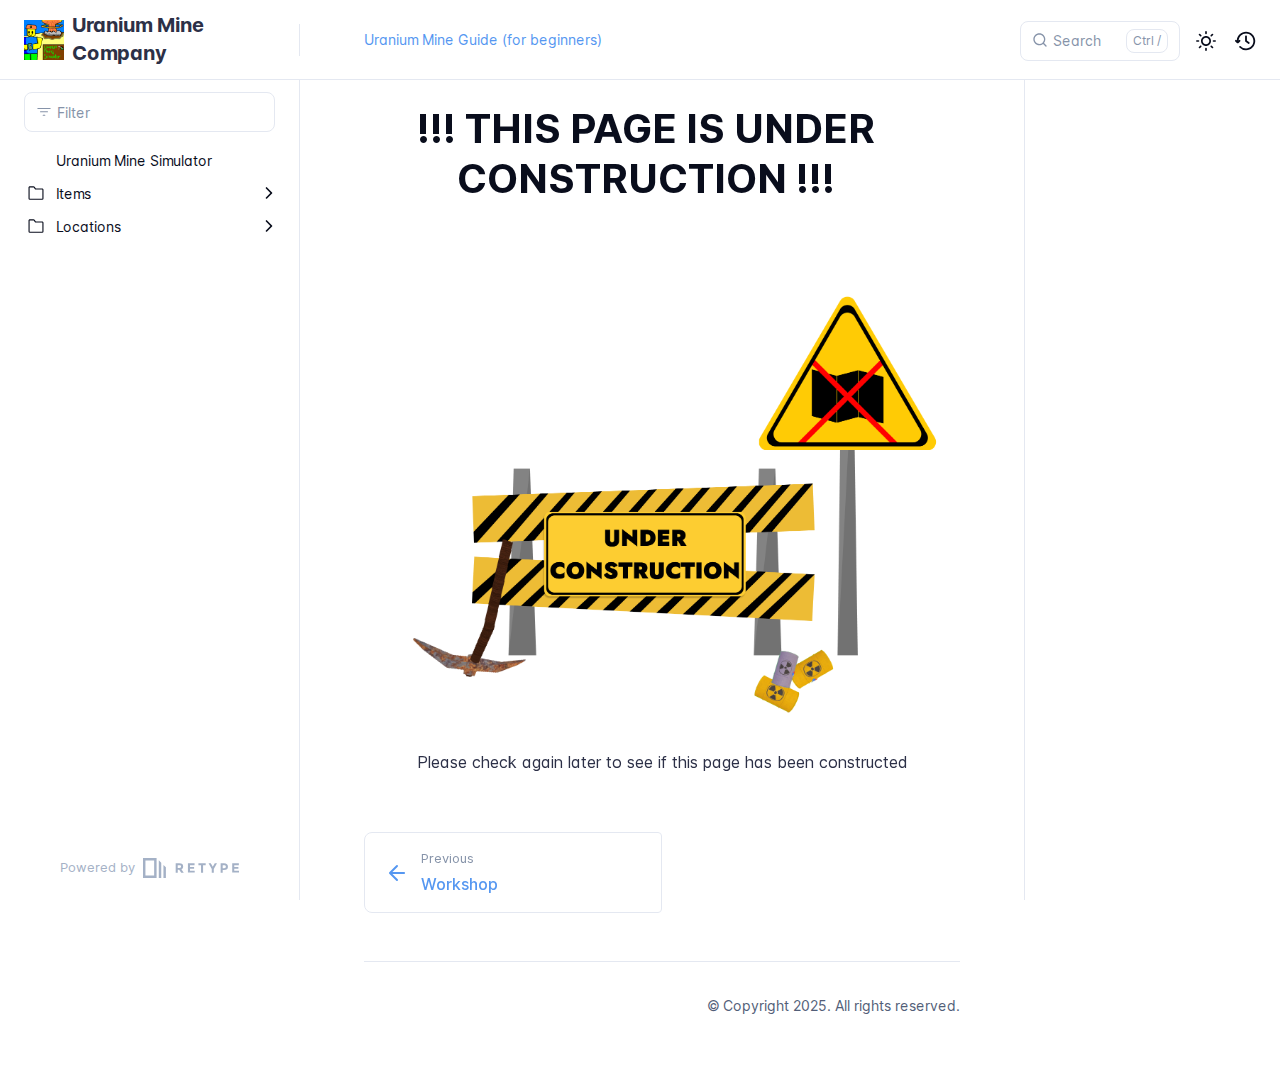
<file: underconstruction/index.html>
<!DOCTYPE html>
<html lang="en" class="h-full">
<head>
    <meta charset="UTF-8">
    <meta name="viewport" content="width=device-width,initial-scale=1">
    <meta name="turbo-cache-control" content="no-cache" data-turbo-track="reload" data-track-token="3.11.0.817493772062">

    <!-- See retype.com -->
    <meta name="generator" content="Retype 3.11.0">

    <!-- Primary Meta Tags -->
    <title>!!! THIS PAGE IS UNDER CONSTRUCTION !!!</title>
    <meta name="title" content="!!! THIS PAGE IS UNDER CONSTRUCTION !!!">

    <!-- Canonical -->
    <link rel="canonical" href="https://uranium-mine-company.pages.dev/underconstruction/">

    <!-- Open Graph / Facebook -->
    <meta property="og:type" content="website">
    <meta property="og:url" content="https://uranium-mine-company.pages.dev/underconstruction/">
    <meta property="og:title" content="!!! THIS PAGE IS UNDER CONSTRUCTION !!!">
    <meta property="og:image" content="https://uranium-mine-company.pages.dev/underconstruction.png">

    <!-- Twitter -->
    <meta property="twitter:card" content="summary_large_image">
    <meta property="twitter:url" content="https://uranium-mine-company.pages.dev/underconstruction/">
    <meta property="twitter:title" content="!!! THIS PAGE IS UNDER CONSTRUCTION !!!">
    <meta property="twitter:image" content="https://uranium-mine-company.pages.dev/underconstruction.png">

    <script data-cfasync="false">(function(){var cl=document.documentElement.classList,ls=localStorage.getItem("retype_scheme"),hd=cl.contains("dark"),hl=cl.contains("light"),wm=window.matchMedia&&window.matchMedia("(prefers-color-scheme: dark)").matches;if(ls==="dark"||(!ls&&wm&&!hd&&!hl)){cl.remove("light");cl.add("dark")}else if(ls==="light"||(!ls&&!wm&&!hd&&!hl)){cl.remove("dark");cl.add("light")}})();</script>

    <link href="../logo.png" rel="icon">
    <link href="../resources/css/retype.css?v=3.11.0.817493772062" rel="stylesheet">

    <script data-cfasync="false" src="../resources/js/config.js?v=3.11.0.817493772062" data-turbo-eval="false" defer></script>
    <script data-cfasync="false" src="../resources/js/retype.js?v=3.11.0" data-turbo-eval="false" defer></script>
    <script id="lunr-js" data-cfasync="false" src="../resources/js/lunr.js?v=3.11.0.817493772062" data-turbo-eval="false" defer></script>
</head>
<body>
    <div id="retype-app" class="relative text-base antialiased text-base-text bg-base-bg font-body">
        <div class="absolute bottom-0 left-0" style="top: 5rem; right: 50%"></div>
    
        <header id="retype-header" class="sticky top-0 z-30 flex w-full h-16 bg-header-bg border-b border-header-border md:h-20">
            <div class="container relative flex items-center justify-between pr-6 grow md:justify-start">
                <!-- Mobile menu button skeleton -->
                <button v-cloak class="skeleton retype-mobile-menu-button flex items-center justify-center shrink-0 overflow-hidden dark:text-white focus:outline-none rounded-full w-10 h-10 ml-3.5 md:hidden"><svg xmlns="http://www.w3.org/2000/svg" class="mb-px shrink-0" width="24" height="24" viewBox="0 0 24 24" role="presentation" style="margin-bottom: 0px;"><g fill="currentColor"><path d="M2 4h20v2H2zM2 11h20v2H2zM2 18h20v2H2z"></path></g></svg></button>
                <div v-cloak id="retype-sidebar-left-toggle-button"></div>
        
                <!-- Logo -->
                <div class="flex items-center justify-between h-full py-2 md:w-75">
                    <div class="flex items-center px-2 md:px-6">
                        <a id="retype-branding-logo" href="../" class="flex items-center leading-snug text-xl">
                            <span class="w-10 mr-2 grow-0 shrink-0 overflow-hidden">
                                <img class="max-h-10 dark:hidden md:inline-block" src="../logo.png">
                                <img class="max-h-10 hidden dark:inline-block" src="../logo.png">
                            </span>
                            <span class="dark:text-white font-bold line-clamp-1 md:line-clamp-2">Uranium Mine Company</span>
                        </a>
                    </div>
        
                    <span class="hidden h-8 border-r md:inline-block border-base-border"></span>
                </div>
        
                <div class="flex justify-between md:grow">
                    <!-- Top Nav -->
                    <nav id="retype-header-nav" class="hidden md:flex">
                        <ul class="flex flex-col mb-4 md:pl-16 md:mb-0 md:flex-row md:items-center">
                            <li class="mr-6">
                                <a class="py-2 md:mb-0 inline-flex items-center text-sm whitespace-nowrap transition-colors duration-200 ease-linear md:text-header-text font-header-text-weight hover:text-header-text-hover" href="https://uranium-mine-company.pages.dev/underconstruction">Uranium Mine Guide (for beginners)</a>
                            </li>
                            <li class="mr-6">
                                <a class="py-2 md:mb-0 inline-flex items-center text-sm whitespace-nowrap transition-colors duration-200 ease-linear md:text-header-tex font-header-text-weight hover:text-header-text-hover" href="https://discord.com/invite/B6Awa5SsKs">
                                    <img class="mb-px" width="18" alt="" src="../discord.svg">
                                    
                                </a>
                            </li>
        
                        </ul>
                    </nav>
        
                    <!-- Header Right Skeleton -->
                    <div v-cloak class="flex justify-end grow skeleton">
        
                        <!-- Search input mock -->
                        <div class="relative hidden w-40 lg:block lg:max-w-sm lg:ml-auto">
                            <div class="absolute flex items-center justify-center h-full pl-3 dark:text-dark-300">
                                <svg xmlns="http://www.w3.org/2000/svg" class="icon-base" width="16" height="16" viewBox="0 0 24 24" aria-labelledby="icon" role="presentation" style="margin-bottom: 1px;"><g fill="currentColor" ><path d="M21.71 20.29l-3.68-3.68A8.963 8.963 0 0020 11c0-4.96-4.04-9-9-9s-9 4.04-9 9 4.04 9 9 9c2.12 0 4.07-.74 5.61-1.97l3.68 3.68c.2.19.45.29.71.29s.51-.1.71-.29c.39-.39.39-1.03 0-1.42zM4 11c0-3.86 3.14-7 7-7s7 3.14 7 7c0 1.92-.78 3.66-2.04 4.93-.01.01-.02.01-.02.01-.01.01-.01.01-.01.02A6.98 6.98 0 0111 18c-3.86 0-7-3.14-7-7z" ></path></g></svg>
                            </div>
                            <input class="w-full h-10 placeholder-search-placeholder transition-colors duration-200 ease-in bg-search-bg border border-transparent rounded md:text-sm hover:border-search-border-hover focus:outline-none focus:border-search-border-focus" style="padding: 0.625rem 0.75rem 0.625rem 2rem" type="text" placeholder="Search">
                        </div>
        
                        <!-- Mobile search button -->
                        <div class="flex items-center justify-center w-10 h-10 lg:hidden">
                            <svg xmlns="http://www.w3.org/2000/svg" class="shrink-0 icon-base" width="20" height="20" viewBox="0 0 24 24" aria-labelledby="icon" role="presentation" style="margin-bottom: 0px;"><g fill="currentColor" ><path d="M21.71 20.29l-3.68-3.68A8.963 8.963 0 0020 11c0-4.96-4.04-9-9-9s-9 4.04-9 9 4.04 9 9 9c2.12 0 4.07-.74 5.61-1.97l3.68 3.68c.2.19.45.29.71.29s.51-.1.71-.29c.39-.39.39-1.03 0-1.42zM4 11c0-3.86 3.14-7 7-7s7 3.14 7 7c0 1.92-.78 3.66-2.04 4.93-.01.01-.02.01-.02.01-.01.01-.01.01-.01.02A6.98 6.98 0 0111 18c-3.86 0-7-3.14-7-7z" ></path></g></svg>
                        </div>
        
                        <!-- Dark mode switch placeholder -->
                        <div class="w-10 h-10 lg:ml-2"></div>
        
                        <!-- History button -->
                        <div class="flex items-center justify-center w-10 h-10" style="margin-right: -0.625rem;">
                            <svg xmlns="http://www.w3.org/2000/svg" class="shrink-0 icon-base" width="22" height="22" viewBox="0 0 24 24" aria-labelledby="icon" role="presentation" style="margin-bottom: 0px;"><g fill="currentColor" ><g ><path d="M12.01 6.01c-.55 0-1 .45-1 1V12a1 1 0 00.4.8l3 2.22a.985.985 0 001.39-.2.996.996 0 00-.21-1.4l-2.6-1.92V7.01c.02-.55-.43-1-.98-1z"></path><path d="M12.01 1.91c-5.33 0-9.69 4.16-10.05 9.4l-.29-.26a.997.997 0 10-1.34 1.48l1.97 1.79c.19.17.43.26.67.26s.48-.09.67-.26l1.97-1.79a.997.997 0 10-1.34-1.48l-.31.28c.34-4.14 3.82-7.41 8.05-7.41 4.46 0 8.08 3.63 8.08 8.09s-3.63 8.08-8.08 8.08c-2.18 0-4.22-.85-5.75-2.4a.996.996 0 10-1.42 1.4 10.02 10.02 0 007.17 2.99c5.56 0 10.08-4.52 10.08-10.08.01-5.56-4.52-10.09-10.08-10.09z"></path></g></g></svg>
                        </div>
                    </div>
        
                    <div v-cloak class="flex justify-end grow">
                        <div id="retype-mobile-search-button"></div>
                        <doc-search-desktop></doc-search-desktop>
        
                        <doc-theme-switch class="lg:ml-2"></doc-theme-switch>
                        <doc-history></doc-history>
                    </div>
                </div>
            </div>
        </header>
    
    
        <div id="retype-container" class="container relative flex bg-white">
            <!-- Sidebar Skeleton -->
            <div v-cloak class="fixed flex flex-col shrink-0 duration-300 ease-in-out bg-sidebar-left-bg border-sidebar-left-border sidebar top-20 w-75 border-r h-screen md:sticky transition-transform skeleton">
            
                <div class="flex items-center h-16 px-6">
                    <input class="w-full h-8 px-3 py-2 transition-colors duration-200 ease-linear bg-filter-bg border border-filter-border rounded shadow-none text-sm focus:outline-none focus:border-filter-border-focus" type="text" placeholder="Filter">
                </div>
            
                <div class="pl-6 mt-1 mb-4">
                    <div class="w-32 h-3 mb-4 bg-skeleton-bg rounded-full loading"></div>
                    <div class="w-48 h-3 mb-4 bg-skeleton-bg rounded-full loading"></div>
                    <div class="w-40 h-3 mb-4 bg-skeleton-bg rounded-full loading"></div>
                    <div class="w-32 h-3 mb-4 bg-skeleton-bg rounded-full loading"></div>
                    <div class="w-48 h-3 mb-4 bg-skeleton-bg rounded-full loading"></div>
                    <div class="w-40 h-3 mb-4 bg-skeleton-bg rounded-full loading"></div>
                </div>
            
                <div class="shrink-0 mt-auto bg-transparent dark:border-base-border">
                    <a class="flex items-center justify-center flex-nowrap h-16 text-gray-350 dark:text-dark-400 hover:text-gray-600 dark:hover:text-dark-300 transition-colors duration-150 ease-in docs-powered-by" target="_blank" href="https://retype.com/" rel="noopener">
                        <span class="text-xs whitespace-nowrap">Powered by</span>
                        <svg xmlns="http://www.w3.org/2000/svg" class="ml-2" fill="currentColor" width="96" height="20" overflow="visible"><path d="M0 0v20h13.59V0H0zm11.15 17.54H2.44V2.46h8.71v15.08zM15.8 20h2.44V4.67L15.8 2.22zM20.45 6.89V20h2.44V9.34z"/><g><path d="M40.16 8.44c0 1.49-.59 2.45-1.75 2.88l2.34 3.32h-2.53l-2.04-2.96h-1.43v2.96h-2.06V5.36h3.5c1.43 0 2.46.24 3.07.73s.9 1.27.9 2.35zm-2.48 1.1c.26-.23.38-.59.38-1.09 0-.5-.13-.84-.4-1.03s-.73-.28-1.39-.28h-1.54v2.75h1.5c.72 0 1.2-.12 1.45-.35zM51.56 5.36V7.2h-4.59v1.91h4.13v1.76h-4.13v1.92h4.74v1.83h-6.79V5.36h6.64zM60.09 7.15v7.48h-2.06V7.15h-2.61V5.36h7.28v1.79h-2.61zM70.81 14.64h-2.06v-3.66l-3.19-5.61h2.23l1.99 3.45 1.99-3.45H74l-3.19 5.61v3.66zM83.99 6.19c.65.55.97 1.4.97 2.55s-.33 1.98-1 2.51-1.68.8-3.04.8h-1.23v2.59h-2.06V5.36h3.26c1.42 0 2.45.28 3.1.83zm-1.51 3.65c.25-.28.37-.69.37-1.22s-.16-.92-.48-1.14c-.32-.23-.82-.34-1.5-.34H79.7v3.12h1.38c.68 0 1.15-.14 1.4-.42zM95.85 5.36V7.2h-4.59v1.91h4.13v1.76h-4.13v1.92H96v1.83h-6.79V5.36h6.64z"/></g></svg>
                    </a>
                </div>
            </div>
            
            <!-- Sidebar component -->
            <doc-sidebar v-cloak>
                <template #sidebar-footer>
                    <div class="shrink-0 mt-auto border-t md:bg-transparent md:border-none dark:border-base-border">
            
                        <div class="py-3 px-6 md:hidden border-b dark:border-base-border">
                            <nav>
                                <ul class="flex flex-wrap justify-center items-center">
                                    <li class="mr-6">
                                        <a class="block py-1 inline-flex items-center text-sm whitespace-nowrap transition-colors duration-200 ease-linear md:text-header-text font-header-text-weight hover:text-header-text-hover" href="https://uranium-mine-company.pages.dev/underconstruction">Uranium Mine Guide (for beginners)</a>
                                    </li>
                                    <li class="mr-6">
                                        <a class="block py-1 inline-flex items-center text-sm whitespace-nowrap transition-colors duration-200 ease-linear md:text-header-tex font-header-text-weight hover:text-header-text-hover" href="https://discord.com/invite/B6Awa5SsKs">
                                            <img class="mb-px" width="18" alt="" src="../discord.svg">
                                            
                                        </a>
                                    </li>
            
                                </ul>
                            </nav>
                        </div>
            
                        <a class="flex items-center justify-center flex-nowrap h-16 text-gray-350 dark:text-dark-400 hover:text-gray-600 dark:hover:text-dark-300 transition-colors duration-150 ease-in docs-powered-by" target="_blank" href="https://retype.com/" rel="noopener">
                            <span class="text-xs whitespace-nowrap">Powered by</span>
                            <svg xmlns="http://www.w3.org/2000/svg" class="ml-2" fill="currentColor" width="96" height="20" overflow="visible"><path d="M0 0v20h13.59V0H0zm11.15 17.54H2.44V2.46h8.71v15.08zM15.8 20h2.44V4.67L15.8 2.22zM20.45 6.89V20h2.44V9.34z"/><g><path d="M40.16 8.44c0 1.49-.59 2.45-1.75 2.88l2.34 3.32h-2.53l-2.04-2.96h-1.43v2.96h-2.06V5.36h3.5c1.43 0 2.46.24 3.07.73s.9 1.27.9 2.35zm-2.48 1.1c.26-.23.38-.59.38-1.09 0-.5-.13-.84-.4-1.03s-.73-.28-1.39-.28h-1.54v2.75h1.5c.72 0 1.2-.12 1.45-.35zM51.56 5.36V7.2h-4.59v1.91h4.13v1.76h-4.13v1.92h4.74v1.83h-6.79V5.36h6.64zM60.09 7.15v7.48h-2.06V7.15h-2.61V5.36h7.28v1.79h-2.61zM70.81 14.64h-2.06v-3.66l-3.19-5.61h2.23l1.99 3.45 1.99-3.45H74l-3.19 5.61v3.66zM83.99 6.19c.65.55.97 1.4.97 2.55s-.33 1.98-1 2.51-1.68.8-3.04.8h-1.23v2.59h-2.06V5.36h3.26c1.42 0 2.45.28 3.1.83zm-1.51 3.65c.25-.28.37-.69.37-1.22s-.16-.92-.48-1.14c-.32-.23-.82-.34-1.5-.34H79.7v3.12h1.38c.68 0 1.15-.14 1.4-.42zM95.85 5.36V7.2h-4.59v1.91h4.13v1.76h-4.13v1.92H96v1.83h-6.79V5.36h6.64z"/></g></svg>
                        </a>
                    </div>
                </template>
            </doc-sidebar>
    
            <div class="grow min-w-0 bg-body-bg">
                <!-- Render "toolbar" template here on api pages --><!-- Render page content -->
                <div class="flex">
                    <div id="retype-main" class="min-w-0 p-4 grow md:px-16">
                        <main class="relative pb-12 lg:pt-2">
                            <div class="retype-markdown" id="retype-content">
                                <!-- Rendered if sidebar right is enabled -->
                                <div id="retype-sidebar-right-toggle"></div>
                                <!-- Page content  -->
<doc-anchor-target id="-this-page-is-under-construction-" class="break-words">
    <h1>
        <doc-anchor-trigger class="header-anchor-trigger" to="#-this-page-is-under-construction-">#</doc-anchor-trigger>
        <span><center>!!! THIS PAGE IS UNDER CONSTRUCTION !!!</center></span>
    </h1>
</doc-anchor-target>
<p><figure class="content-center">
    <img src="../underconstruction.png" alt="" class="rounded-image-rounded border-image-border border-image-border-width" />
    <figcaption class="caption"></figcaption>
</figure>
</p>
<center>Please check again later to see if this page has been constructed</center>

                                
                                <!-- Required only on API pages -->
                                <doc-toolbar-member-filter-no-results></doc-toolbar-member-filter-no-results>
                            </div>
                            <footer id="retype-content-footer" class="clear-both">
                            
                                <nav id="retype-nextprev" class="print:hidden flex mt-14">
                                    <div class="w-1/2">
                                        <a class="px-5 py-4 h-full flex items-center break-normal font-medium text-body-link border border-base-border hover:border-base-border-hover rounded-r rounded-l-lg transition-colors duration-150 relative hover:z-5" href="../locations/workshop/">
                                            <svg xmlns="http://www.w3.org/2000/svg" class="mr-3" width="24" height="24" viewBox="0 0 24 24" fill="currentColor" overflow="visible"><path d="M19 11H7.41l5.29-5.29a.996.996 0 10-1.41-1.41l-7 7a1 1 0 000 1.42l7 7a1.024 1.024 0 001.42-.01.996.996 0 000-1.41L7.41 13H19c.55 0 1-.45 1-1s-.45-1-1-1z" /><path fill="none" d="M0 0h24v24H0z" /></svg>
                                            <span>
                                                <span class="block text-xs font-normal text-base-text-muted">Previous</span>
                                                <span class="block mt-1">Workshop</span>
                                            </span>
                                        </a>
                                    </div>
                            
                                    <div class="w-1/2">
                                    </div>
                                </nav>
                            </footer>
                        </main>
                
                        <div id="retype-page-footer" class="print:border-none border-t border-base-border pt-6 mb-8">
                            <footer class="flex flex-wrap items-center justify-between print:justify-center">
                                <div id="retype-footer-links" class="print:hidden">
                                    <ul class="flex flex-wrap items-center text-sm">
                                    </ul>
                                </div>
                                <div id="retype-copyright" class="print:justify-center py-2 text-footer-text font-footer-link-weight text-sm leading-relaxed"><p>© Copyright 2025. All rights reserved.</p></div>
                            </footer>
                        </div>
                    </div>
                
                    <!-- Rendered if sidebar right is enabled -->
                    <!-- Sidebar right skeleton-->
                    <div v-cloak class="fixed top-0 bottom-0 right-0 translate-x-full bg-sidebar-right-bg border-sidebar-right-border lg:sticky lg:border-l lg:shrink-0 lg:pt-6 lg:transform-none sm:w-1/2 lg:w-64 lg:z-0 md:w-104 sidebar-right skeleton">
                        <div class="pl-5">
                            <div class="w-32 h-3 mb-4 bg-skeleton-bg rounded-full loading"></div>
                            <div class="w-48 h-3 mb-4 bg-skeleton-bg rounded-full loading"></div>
                            <div class="w-40 h-3 mb-4 bg-skeleton-bg rounded-full loading"></div>
                        </div>
                    </div>
                
                    <!-- User should be able to hide sidebar right -->
                    <doc-sidebar-right v-cloak></doc-sidebar-right>
                </div>

            </div>
        </div>
    
        <doc-search-mobile></doc-search-mobile>
        <doc-back-to-top></doc-back-to-top>
    </div>


    <div id="retype-overlay-target"></div>

    <script data-cfasync="false">window.__DOCS__ = { "title": "!!! THIS PAGE IS UNDER CONSTRUCTION !!!", level: 1, icon: "file", hasPrism: false, hasMermaid: false, hasMath: false, tocDepth: 23 }</script>
</body>
</html>
</file>
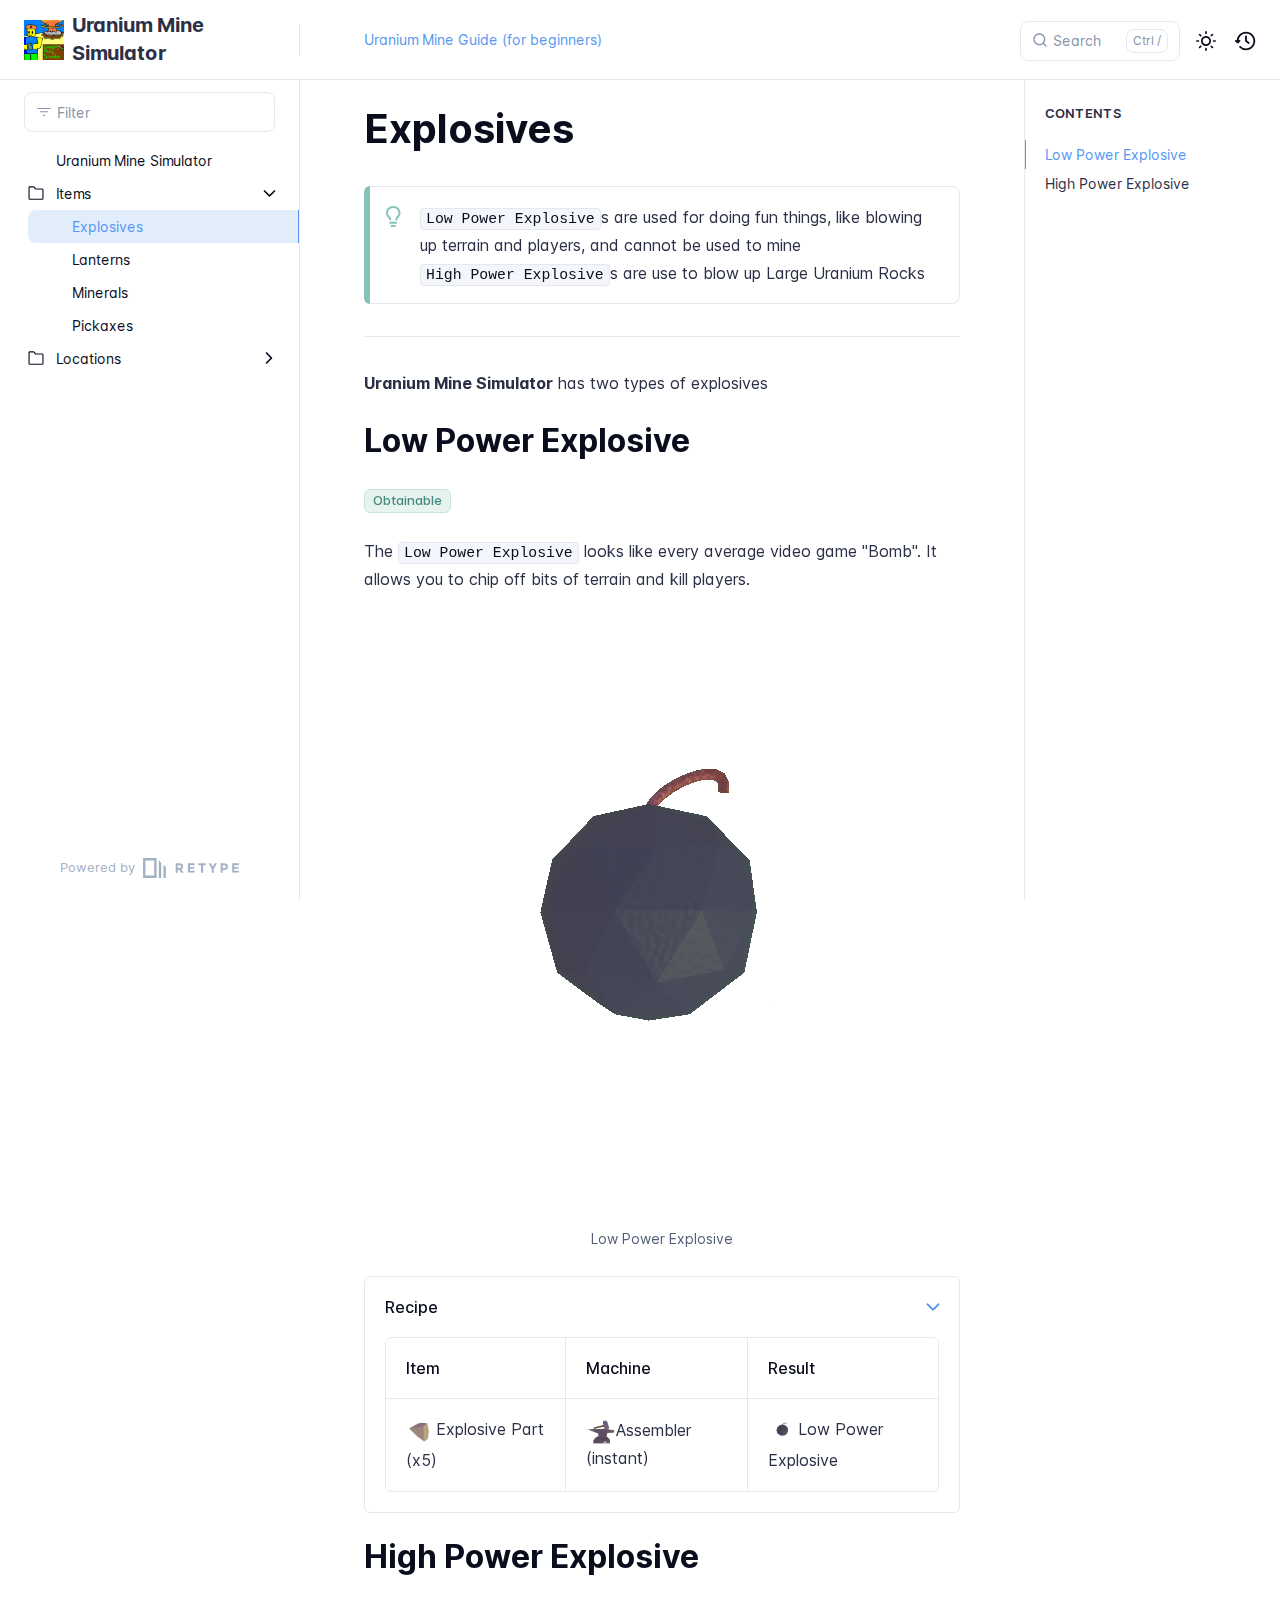
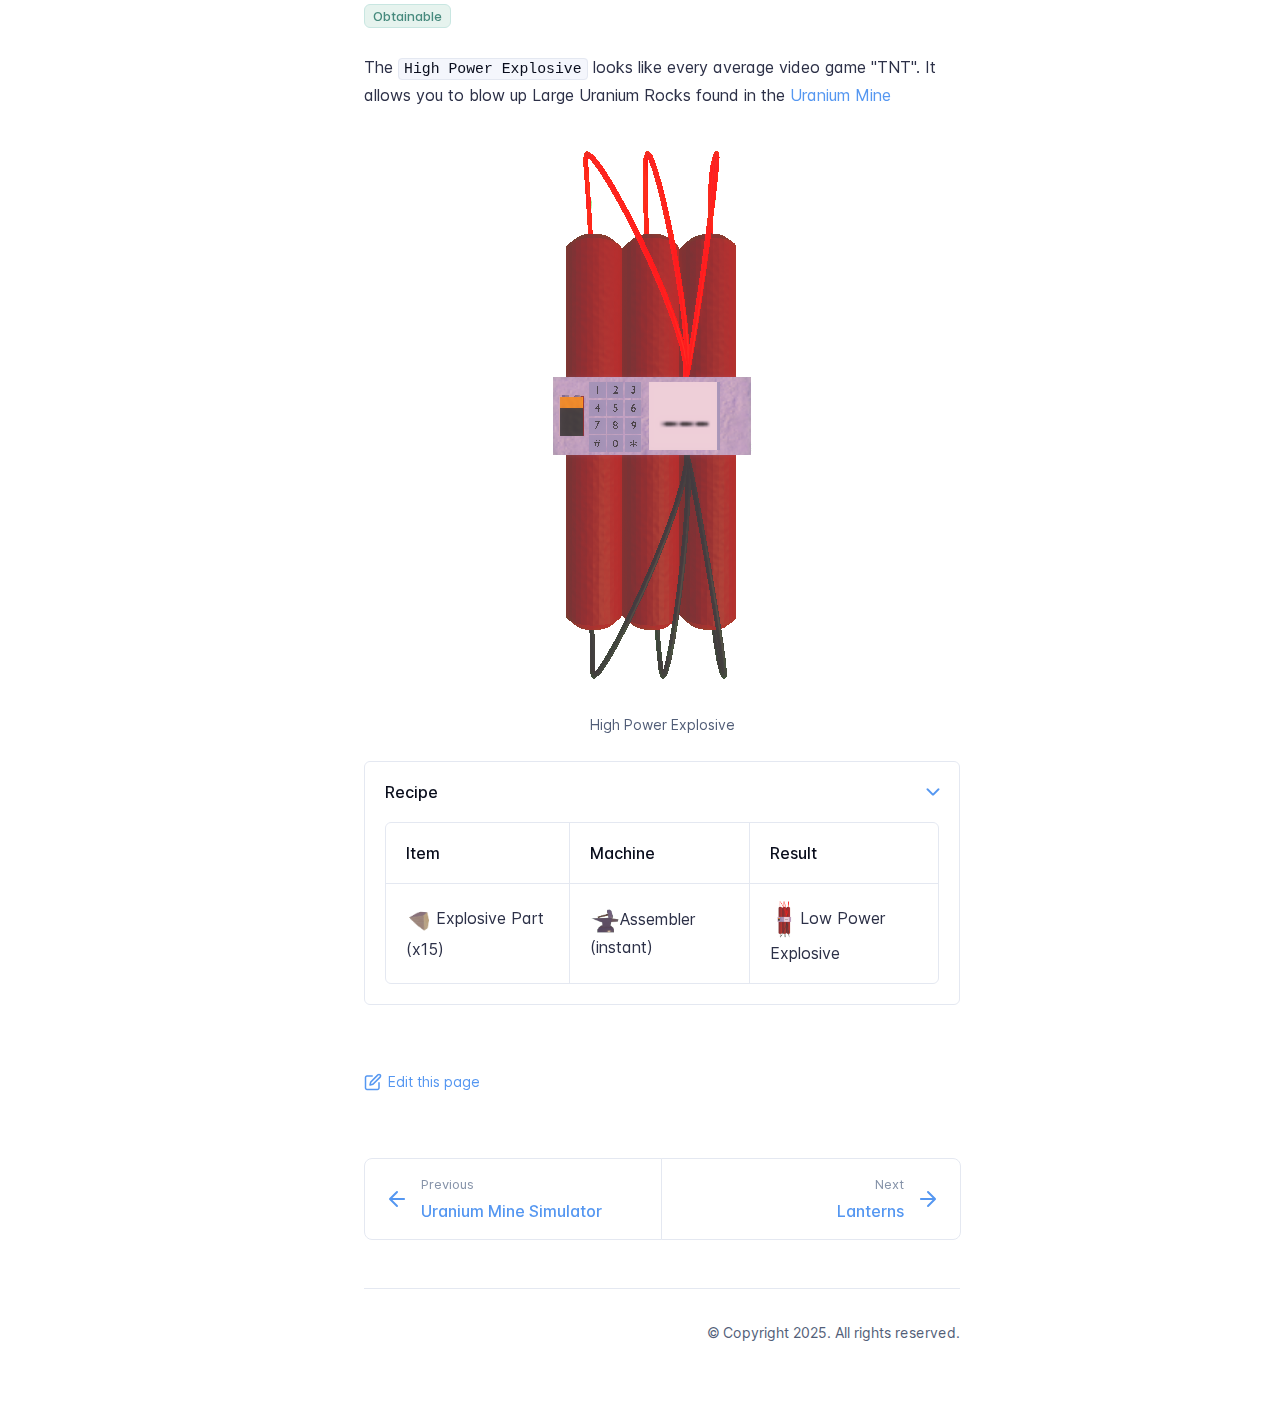
<file: items/explosives/index.html>
<!DOCTYPE html>
<html lang="en" class="h-full">
<head>
    <meta charset="UTF-8">
    <meta name="viewport" content="width=device-width,initial-scale=1">
    <meta name="turbo-cache-control" content="no-cache" data-turbo-track="reload" data-track-token="3.11.0.817687106498">

    <!-- See retype.com -->
    <meta name="generator" content="Retype 3.11.0">

    <!-- Primary Meta Tags -->
    <title>Explosives</title>
    <meta name="title" content="Explosives">
    <meta name="description" content="Low Power Explosive s are used for doing fun things, like blowing up terrain and players, and cannot be used to mine">

    <!-- Canonical -->
    <link rel="canonical" href="https://uranium-mine-company.pages.dev/items/explosives/">

    <!-- Open Graph / Facebook -->
    <meta property="og:type" content="website">
    <meta property="og:url" content="https://uranium-mine-company.pages.dev/items/explosives/">
    <meta property="og:title" content="Explosives">
    <meta property="og:description" content="Low Power Explosive s are used for doing fun things, like blowing up terrain and players, and cannot be used to mine">
    <meta property="og:image" content="https://uranium-mine-company.pages.dev/images/items/lpe.png">

    <!-- Twitter -->
    <meta property="twitter:card" content="summary_large_image">
    <meta property="twitter:url" content="https://uranium-mine-company.pages.dev/items/explosives/">
    <meta property="twitter:title" content="Explosives">
    <meta property="twitter:description" content="Low Power Explosive s are used for doing fun things, like blowing up terrain and players, and cannot be used to mine">
    <meta property="twitter:image" content="https://uranium-mine-company.pages.dev/images/items/lpe.png">

    <script data-cfasync="false">(function(){var cl=document.documentElement.classList,ls=localStorage.getItem("retype_scheme"),hd=cl.contains("dark"),hl=cl.contains("light"),wm=window.matchMedia&&window.matchMedia("(prefers-color-scheme: dark)").matches;if(ls==="dark"||(!ls&&wm&&!hd&&!hl)){cl.remove("light");cl.add("dark")}else if(ls==="light"||(!ls&&!wm&&!hd&&!hl)){cl.remove("dark");cl.add("light")}})();</script>

    <link href="../../logo.png" rel="icon">
    <link href="../../resources/css/retype.css?v=3.11.0.817687106498" rel="stylesheet">

    <script data-cfasync="false" src="../../resources/js/config.js?v=3.11.0.817687106498" data-turbo-eval="false" defer></script>
    <script data-cfasync="false" src="../../resources/js/retype.js?v=3.11.0" data-turbo-eval="false" defer></script>
    <script id="lunr-js" data-cfasync="false" src="../../resources/js/lunr.js?v=3.11.0.817687106498" data-turbo-eval="false" defer></script>
</head>
<body>
    <div id="retype-app" class="relative text-base antialiased text-base-text bg-base-bg font-body">
        <div class="absolute bottom-0 left-0" style="top: 5rem; right: 50%"></div>
    
        <header id="retype-header" class="sticky top-0 z-30 flex w-full h-16 bg-header-bg border-b border-header-border md:h-20">
            <div class="container relative flex items-center justify-between pr-6 grow md:justify-start">
                <!-- Mobile menu button skeleton -->
                <button v-cloak class="skeleton retype-mobile-menu-button flex items-center justify-center shrink-0 overflow-hidden dark:text-white focus:outline-none rounded-full w-10 h-10 ml-3.5 md:hidden"><svg xmlns="http://www.w3.org/2000/svg" class="mb-px shrink-0" width="24" height="24" viewBox="0 0 24 24" role="presentation" style="margin-bottom: 0px;"><g fill="currentColor"><path d="M2 4h20v2H2zM2 11h20v2H2zM2 18h20v2H2z"></path></g></svg></button>
                <div v-cloak id="retype-sidebar-left-toggle-button"></div>
        
                <!-- Logo -->
                <div class="flex items-center justify-between h-full py-2 md:w-75">
                    <div class="flex items-center px-2 md:px-6">
                        <a id="retype-branding-logo" href="../../" class="flex items-center leading-snug text-xl">
                            <span class="w-10 mr-2 grow-0 shrink-0 overflow-hidden">
                                <img class="max-h-10 dark:hidden md:inline-block" src="../../logo.png">
                                <img class="max-h-10 hidden dark:inline-block" src="../../logo.png">
                            </span>
                            <span class="dark:text-white font-bold line-clamp-1 md:line-clamp-2">Uranium Mine Simulator</span>
                        </a>
                    </div>
        
                    <span class="hidden h-8 border-r md:inline-block border-base-border"></span>
                </div>
        
                <div class="flex justify-between md:grow">
                    <!-- Top Nav -->
                    <nav id="retype-header-nav" class="hidden md:flex">
                        <ul class="flex flex-col mb-4 md:pl-16 md:mb-0 md:flex-row md:items-center">
                            <li class="mr-6">
                                <a class="py-2 md:mb-0 inline-flex items-center text-sm whitespace-nowrap transition-colors duration-200 ease-linear md:text-header-text font-header-text-weight hover:text-header-text-hover" href="https://uranium-mine-company.pages.dev/underconstruction">Uranium Mine Guide (for beginners)</a>
                            </li>
                            <li class="mr-6">
                                <a class="py-2 md:mb-0 inline-flex items-center text-sm whitespace-nowrap transition-colors duration-200 ease-linear md:text-header-tex font-header-text-weight hover:text-header-text-hover" href="https://discord.com/invite/B6Awa5SsKs">
                                    <img class="mb-px" width="18" alt="" src="../../discord.svg">
                                    
                                </a>
                            </li>
        
                        </ul>
                    </nav>
        
                    <!-- Header Right Skeleton -->
                    <div v-cloak class="flex justify-end grow skeleton">
        
                        <!-- Search input mock -->
                        <div class="relative hidden w-40 lg:block lg:max-w-sm lg:ml-auto">
                            <div class="absolute flex items-center justify-center h-full pl-3 dark:text-dark-300">
                                <svg xmlns="http://www.w3.org/2000/svg" class="icon-base" width="16" height="16" viewBox="0 0 24 24" aria-labelledby="icon" role="presentation" style="margin-bottom: 1px;"><g fill="currentColor" ><path d="M21.71 20.29l-3.68-3.68A8.963 8.963 0 0020 11c0-4.96-4.04-9-9-9s-9 4.04-9 9 4.04 9 9 9c2.12 0 4.07-.74 5.61-1.97l3.68 3.68c.2.19.45.29.71.29s.51-.1.71-.29c.39-.39.39-1.03 0-1.42zM4 11c0-3.86 3.14-7 7-7s7 3.14 7 7c0 1.92-.78 3.66-2.04 4.93-.01.01-.02.01-.02.01-.01.01-.01.01-.01.02A6.98 6.98 0 0111 18c-3.86 0-7-3.14-7-7z" ></path></g></svg>
                            </div>
                            <input class="w-full h-10 placeholder-search-placeholder transition-colors duration-200 ease-in bg-search-bg border border-transparent rounded md:text-sm hover:border-search-border-hover focus:outline-none focus:border-search-border-focus" style="padding: 0.625rem 0.75rem 0.625rem 2rem" type="text" placeholder="Search">
                        </div>
        
                        <!-- Mobile search button -->
                        <div class="flex items-center justify-center w-10 h-10 lg:hidden">
                            <svg xmlns="http://www.w3.org/2000/svg" class="shrink-0 icon-base" width="20" height="20" viewBox="0 0 24 24" aria-labelledby="icon" role="presentation" style="margin-bottom: 0px;"><g fill="currentColor" ><path d="M21.71 20.29l-3.68-3.68A8.963 8.963 0 0020 11c0-4.96-4.04-9-9-9s-9 4.04-9 9 4.04 9 9 9c2.12 0 4.07-.74 5.61-1.97l3.68 3.68c.2.19.45.29.71.29s.51-.1.71-.29c.39-.39.39-1.03 0-1.42zM4 11c0-3.86 3.14-7 7-7s7 3.14 7 7c0 1.92-.78 3.66-2.04 4.93-.01.01-.02.01-.02.01-.01.01-.01.01-.01.02A6.98 6.98 0 0111 18c-3.86 0-7-3.14-7-7z" ></path></g></svg>
                        </div>
        
                        <!-- Dark mode switch placeholder -->
                        <div class="w-10 h-10 lg:ml-2"></div>
        
                        <!-- History button -->
                        <div class="flex items-center justify-center w-10 h-10" style="margin-right: -0.625rem;">
                            <svg xmlns="http://www.w3.org/2000/svg" class="shrink-0 icon-base" width="22" height="22" viewBox="0 0 24 24" aria-labelledby="icon" role="presentation" style="margin-bottom: 0px;"><g fill="currentColor" ><g ><path d="M12.01 6.01c-.55 0-1 .45-1 1V12a1 1 0 00.4.8l3 2.22a.985.985 0 001.39-.2.996.996 0 00-.21-1.4l-2.6-1.92V7.01c.02-.55-.43-1-.98-1z"></path><path d="M12.01 1.91c-5.33 0-9.69 4.16-10.05 9.4l-.29-.26a.997.997 0 10-1.34 1.48l1.97 1.79c.19.17.43.26.67.26s.48-.09.67-.26l1.97-1.79a.997.997 0 10-1.34-1.48l-.31.28c.34-4.14 3.82-7.41 8.05-7.41 4.46 0 8.08 3.63 8.08 8.09s-3.63 8.08-8.08 8.08c-2.18 0-4.22-.85-5.75-2.4a.996.996 0 10-1.42 1.4 10.02 10.02 0 007.17 2.99c5.56 0 10.08-4.52 10.08-10.08.01-5.56-4.52-10.09-10.08-10.09z"></path></g></g></svg>
                        </div>
                    </div>
        
                    <div v-cloak class="flex justify-end grow">
                        <div id="retype-mobile-search-button"></div>
                        <doc-search-desktop></doc-search-desktop>
        
                        <doc-theme-switch class="lg:ml-2"></doc-theme-switch>
                        <doc-history></doc-history>
                    </div>
                </div>
            </div>
        </header>
    
    
        <div id="retype-container" class="container relative flex bg-white">
            <!-- Sidebar Skeleton -->
            <div v-cloak class="fixed flex flex-col shrink-0 duration-300 ease-in-out bg-sidebar-left-bg border-sidebar-left-border sidebar top-20 w-75 border-r h-screen md:sticky transition-transform skeleton">
            
                <div class="flex items-center h-16 px-6">
                    <input class="w-full h-8 px-3 py-2 transition-colors duration-200 ease-linear bg-filter-bg border border-filter-border rounded shadow-none text-sm focus:outline-none focus:border-filter-border-focus" type="text" placeholder="Filter">
                </div>
            
                <div class="pl-6 mt-1 mb-4">
                    <div class="w-32 h-3 mb-4 bg-skeleton-bg rounded-full loading"></div>
                    <div class="w-48 h-3 mb-4 bg-skeleton-bg rounded-full loading"></div>
                    <div class="w-40 h-3 mb-4 bg-skeleton-bg rounded-full loading"></div>
                    <div class="w-32 h-3 mb-4 bg-skeleton-bg rounded-full loading"></div>
                    <div class="w-48 h-3 mb-4 bg-skeleton-bg rounded-full loading"></div>
                    <div class="w-40 h-3 mb-4 bg-skeleton-bg rounded-full loading"></div>
                </div>
            
                <div class="shrink-0 mt-auto bg-transparent dark:border-base-border">
                    <a class="flex items-center justify-center flex-nowrap h-16 text-gray-350 dark:text-dark-400 hover:text-gray-600 dark:hover:text-dark-300 transition-colors duration-150 ease-in docs-powered-by" target="_blank" href="https://retype.com/" rel="noopener">
                        <span class="text-xs whitespace-nowrap">Powered by</span>
                        <svg xmlns="http://www.w3.org/2000/svg" class="ml-2" fill="currentColor" width="96" height="20" overflow="visible"><path d="M0 0v20h13.59V0H0zm11.15 17.54H2.44V2.46h8.71v15.08zM15.8 20h2.44V4.67L15.8 2.22zM20.45 6.89V20h2.44V9.34z"/><g><path d="M40.16 8.44c0 1.49-.59 2.45-1.75 2.88l2.34 3.32h-2.53l-2.04-2.96h-1.43v2.96h-2.06V5.36h3.5c1.43 0 2.46.24 3.07.73s.9 1.27.9 2.35zm-2.48 1.1c.26-.23.38-.59.38-1.09 0-.5-.13-.84-.4-1.03s-.73-.28-1.39-.28h-1.54v2.75h1.5c.72 0 1.2-.12 1.45-.35zM51.56 5.36V7.2h-4.59v1.91h4.13v1.76h-4.13v1.92h4.74v1.83h-6.79V5.36h6.64zM60.09 7.15v7.48h-2.06V7.15h-2.61V5.36h7.28v1.79h-2.61zM70.81 14.64h-2.06v-3.66l-3.19-5.61h2.23l1.99 3.45 1.99-3.45H74l-3.19 5.61v3.66zM83.99 6.19c.65.55.97 1.4.97 2.55s-.33 1.98-1 2.51-1.68.8-3.04.8h-1.23v2.59h-2.06V5.36h3.26c1.42 0 2.45.28 3.1.83zm-1.51 3.65c.25-.28.37-.69.37-1.22s-.16-.92-.48-1.14c-.32-.23-.82-.34-1.5-.34H79.7v3.12h1.38c.68 0 1.15-.14 1.4-.42zM95.85 5.36V7.2h-4.59v1.91h4.13v1.76h-4.13v1.92H96v1.83h-6.79V5.36h6.64z"/></g></svg>
                    </a>
                </div>
            </div>
            
            <!-- Sidebar component -->
            <doc-sidebar v-cloak>
                <template #sidebar-footer>
                    <div class="shrink-0 mt-auto border-t md:bg-transparent md:border-none dark:border-base-border">
            
                        <div class="py-3 px-6 md:hidden border-b dark:border-base-border">
                            <nav>
                                <ul class="flex flex-wrap justify-center items-center">
                                    <li class="mr-6">
                                        <a class="block py-1 inline-flex items-center text-sm whitespace-nowrap transition-colors duration-200 ease-linear md:text-header-text font-header-text-weight hover:text-header-text-hover" href="https://uranium-mine-company.pages.dev/underconstruction">Uranium Mine Guide (for beginners)</a>
                                    </li>
                                    <li class="mr-6">
                                        <a class="block py-1 inline-flex items-center text-sm whitespace-nowrap transition-colors duration-200 ease-linear md:text-header-tex font-header-text-weight hover:text-header-text-hover" href="https://discord.com/invite/B6Awa5SsKs">
                                            <img class="mb-px" width="18" alt="" src="../../discord.svg">
                                            
                                        </a>
                                    </li>
            
                                </ul>
                            </nav>
                        </div>
            
                        <a class="flex items-center justify-center flex-nowrap h-16 text-gray-350 dark:text-dark-400 hover:text-gray-600 dark:hover:text-dark-300 transition-colors duration-150 ease-in docs-powered-by" target="_blank" href="https://retype.com/" rel="noopener">
                            <span class="text-xs whitespace-nowrap">Powered by</span>
                            <svg xmlns="http://www.w3.org/2000/svg" class="ml-2" fill="currentColor" width="96" height="20" overflow="visible"><path d="M0 0v20h13.59V0H0zm11.15 17.54H2.44V2.46h8.71v15.08zM15.8 20h2.44V4.67L15.8 2.22zM20.45 6.89V20h2.44V9.34z"/><g><path d="M40.16 8.44c0 1.49-.59 2.45-1.75 2.88l2.34 3.32h-2.53l-2.04-2.96h-1.43v2.96h-2.06V5.36h3.5c1.43 0 2.46.24 3.07.73s.9 1.27.9 2.35zm-2.48 1.1c.26-.23.38-.59.38-1.09 0-.5-.13-.84-.4-1.03s-.73-.28-1.39-.28h-1.54v2.75h1.5c.72 0 1.2-.12 1.45-.35zM51.56 5.36V7.2h-4.59v1.91h4.13v1.76h-4.13v1.92h4.74v1.83h-6.79V5.36h6.64zM60.09 7.15v7.48h-2.06V7.15h-2.61V5.36h7.28v1.79h-2.61zM70.81 14.64h-2.06v-3.66l-3.19-5.61h2.23l1.99 3.45 1.99-3.45H74l-3.19 5.61v3.66zM83.99 6.19c.65.55.97 1.4.97 2.55s-.33 1.98-1 2.51-1.68.8-3.04.8h-1.23v2.59h-2.06V5.36h3.26c1.42 0 2.45.28 3.1.83zm-1.51 3.65c.25-.28.37-.69.37-1.22s-.16-.92-.48-1.14c-.32-.23-.82-.34-1.5-.34H79.7v3.12h1.38c.68 0 1.15-.14 1.4-.42zM95.85 5.36V7.2h-4.59v1.91h4.13v1.76h-4.13v1.92H96v1.83h-6.79V5.36h6.64z"/></g></svg>
                        </a>
                    </div>
                </template>
            </doc-sidebar>
    
            <div class="grow min-w-0 bg-body-bg">
                <!-- Render "toolbar" template here on api pages --><!-- Render page content -->
                <div class="flex">
                    <div id="retype-main" class="min-w-0 p-4 grow md:px-16">
                        <main class="relative pb-12 lg:pt-2">
                            <div class="retype-markdown" id="retype-content">
                                <!-- Rendered if sidebar right is enabled -->
                                <div id="retype-sidebar-right-toggle"></div>
                                <!-- Page content  -->
<doc-anchor-target id="explosives" class="break-words">
    <h1>
        <doc-anchor-trigger class="header-anchor-trigger" to="#explosives">#</doc-anchor-trigger>
        <span>Explosives</span>
    </h1>
</doc-anchor-target>
<div class="flex mb-6">
    <div class="shrink-0 w-1.5 rounded-tl-lg rounded-bl-lg bg-callout-tip"></div>
    <div class="flex w-full py-4 border border-l-0 rounded-tr-lg rounded-br-lg doc-callout bg-callout-base-bg border-callout-base-border" role="alert">
        <div class="flex items-center ml-4 h-7">
            <svg xmlns="http://www.w3.org/2000/svg" class="mb-px text-callout-tip" width="22" height="22" viewBox="0 0 24 24" role="presentation">
                <g fill="currentColor"><g>
                    <path d="M7.90625 2.15625C4.50944 2.15625 2.15625 4.58563 2.15625 7.54688C2.15625 8.96138 2.76575 9.88281 3.57075 10.8589L3.87837 11.2226C4.19894 11.6021 4.554 12.0218 4.84581 12.4416C5.25406 13.0324 5.61775 13.7296 5.7385 14.5834C5.76728 14.8608 5.68746 15.1386 5.51579 15.3583C5.34413 15.5781 5.09399 15.7228 4.8179 15.7621C4.5418 15.8013 4.26124 15.7321 4.03512 15.5689C3.809 15.4056 3.65493 15.1612 3.60525 14.8867C3.54775 14.4814 3.37094 14.1004 3.07338 13.6692C2.8306 13.3302 2.57055 13.0039 2.29425 12.6917C2.1735 12.5479 2.04556 12.397 1.909 12.2317C1.00769 11.1406 0 9.72613 0 7.54688C0 3.32062 3.39681 0 7.90625 0C12.4157 0 15.8125 3.32062 15.8125 7.54688C15.8125 9.72613 14.8048 11.1406 13.9035 12.2317C13.7669 12.397 13.639 12.5479 13.5183 12.6903C13.2207 13.0424 12.9677 13.3414 12.7406 13.6692C12.4416 14.1004 12.2662 14.4814 12.2087 14.8867C12.1557 15.1584 12.0003 15.3994 11.7747 15.5598C11.5492 15.7202 11.2706 15.7879 10.9965 15.7488C10.7225 15.7096 10.474 15.5667 10.3023 15.3496C10.1306 15.1325 10.0489 14.8577 10.074 14.582C10.1948 13.7296 10.5584 13.0324 10.9667 12.4416C11.2585 12.0218 11.6136 11.6021 11.9341 11.2226C12.0419 11.0961 12.1454 10.9739 12.2403 10.8589C13.0468 9.88281 13.6562 8.96138 13.6562 7.54688C13.6562 4.58563 11.3031 2.15625 7.90625 2.15625ZM4.67188 17.25H11.1406C11.4266 17.25 11.7008 17.3636 11.903 17.5658C12.1052 17.768 12.2188 18.0422 12.2188 18.3281C12.2188 18.6141 12.1052 18.8883 11.903 19.0905C11.7008 19.2927 11.4266 19.4062 11.1406 19.4062H4.67188C4.38594 19.4062 4.11171 19.2927 3.90953 19.0905C3.70734 18.8883 3.59375 18.6141 3.59375 18.3281C3.59375 18.0422 3.70734 17.768 3.90953 17.5658C4.11171 17.3636 4.38594 17.25 4.67188 17.25ZM5.03125 21.9219C5.03125 21.6359 5.14484 21.3617 5.34703 21.1595C5.54921 20.9573 5.82344 20.8438 6.10938 20.8438H9.70312C9.98906 20.8438 10.2633 20.9573 10.4655 21.1595C10.6677 21.3617 10.7812 21.6359 10.7812 21.9219C10.7812 22.2078 10.6677 22.482 10.4655 22.6842C10.2633 22.8864 9.98906 23 9.70312 23H6.10938C5.82344 23 5.54921 22.8864 5.34703 22.6842C5.14484 22.482 5.03125 22.2078 5.03125 21.9219Z" />
                </g></g>
            </svg>
        </div>
        <div class="pr-5 ml-3 w-full">
<p><code v-pre>Low Power Explosive</code>s are used for doing fun things, like blowing up terrain and players, and cannot be used to mine
<br><code v-pre>High Power Explosive</code>s are use to blow up Large Uranium Rocks</p>
        </div>
    </div>
</div>
<hr>
<p><strong>Uranium Mine Simulator</strong> has two types of explosives</p>
<doc-anchor-target id="low-power-explosive">
    <h2>
        <doc-anchor-trigger class="header-anchor-trigger" to="#low-power-explosive">#</doc-anchor-trigger>
        <span>Low Power Explosive</span>
    </h2>
</doc-anchor-target>
<p><span class="no-link inline-flex align-middle items-center justify-center font-medium leading-none whitespace-nowrap text-badge-success-text bg-badge-success border border-badge-success-border h-6 px-2 text-xs rounded-md">
    <span>Obtainable</span>
</span></p>
<p>The <code v-pre>Low Power Explosive</code> looks like every average video game &quot;Bomb&quot;. It allows you to chip off bits of terrain and kill players.<br>
<figure class="content-center">
    <img src="../../images/items/lpe.png" alt="Low Power Explosive" class="rounded-image-rounded border-image-border border-image-border-width" />
    <figcaption class="caption">Low Power Explosive</figcaption>
</figure>
</p>
<doc-panel id="recipe">
    <template #title>Recipe</template>
<div class="table-wrapper scrollbar overflow-hidden">
<table class="comfortable">
<thead>
<tr>
<th>Item</th>
<th>Machine</th>
<th>Result</th>
</tr>
</thead>
<tbody>
<tr>
<td><img src="/images/items/epart.png" width="30px">Explosive Part (x5)</td>
<td><img src="/images/machines/assembler.png" width="30px">Assembler (instant)</td>
<td><img src="/images/items/lpe.png" width="30px">Low Power Explosive</td>
</tr>
</tbody>
</table>
</div>
</doc-panel>
<doc-anchor-target id="high-power-explosive">
    <h2>
        <doc-anchor-trigger class="header-anchor-trigger" to="#high-power-explosive">#</doc-anchor-trigger>
        <span>High Power Explosive</span>
    </h2>
</doc-anchor-target>
<p><span class="no-link inline-flex align-middle items-center justify-center font-medium leading-none whitespace-nowrap text-badge-success-text bg-badge-success border border-badge-success-border h-6 px-2 text-xs rounded-md">
    <span>Obtainable</span>
</span></p>
<p>The <code v-pre>High Power Explosive</code> looks like every average video game &quot;TNT&quot;. It allows you to blow up Large Uranium Rocks found in the <a href="../../locations/uranium-mine/">Uranium Mine</a><br>
<figure class="content-center">
    <img src="../../images/items/hpe.png" alt="High Power Explosive" class="rounded-image-rounded border-image-border border-image-border-width" />
    <figcaption class="caption">High Power Explosive</figcaption>
</figure>
</p>
<doc-panel id="recipe">
    <template #title>Recipe</template>
<div class="table-wrapper scrollbar overflow-hidden">
<table class="comfortable">
<thead>
<tr>
<th>Item</th>
<th>Machine</th>
<th>Result</th>
</tr>
</thead>
<tbody>
<tr>
<td><img src="/images/items/epart.png" width="30px">Explosive Part (x15)</td>
<td><img src="/images/machines/assembler.png" width="30px">Assembler (instant)</td>
<td><img src="/images/items/hpe.png" width="30px">Low Power Explosive</td>
</tr>
</tbody>
</table>
</div>
</doc-panel>

                                
                                <!-- Required only on API pages -->
                                <doc-toolbar-member-filter-no-results></doc-toolbar-member-filter-no-results>
                            </div>
                            <footer id="retype-content-footer" class="clear-both">
                                <div class="flex flex-wrap items-center justify-between mt-14">
                                    <a id="retype-edit-this-page" class="my-2.5 inline-flex items-center text-sm whitespace-nowrap text-body-link font-body-link-weight hover:text-body-link-hover hover:underline" href="https://github.com/LemionLaLemon/uranium-mine-wiki/blob/main/Items/explosives.md" target="_blank" rel="noopener">
                                        <svg class="mr-1.5" xmlns="http://www.w3.org/2000/svg" width="18" height="18" viewBox="0 0 24 24" fill="currentColor" overflow="visible"><path d="M20 12c-.55 0-1 .45-1 1v7c0 .55-.45 1-1 1H4c-.55 0-1-.45-1-1V6c0-.55.45-1 1-1h7c.55 0 1-.45 1-1s-.45-1-1-1H4C2.35 3 1 4.35 1 6v14c0 1.65 1.35 3 3 3h14c1.65 0 3-1.35 3-3v-7c0-.55-.45-1-1-1z" /><path d="M22.21 1.79c-1.18-1.18-3.24-1.18-4.41 0l-9.5 9.5c-.13.13-.22.29-.26.46l-1 4c-.08.34.01.7.26.95.18.2.44.3.7.3.08 0 .16-.01.24-.03l4-1c.18-.04.34-.13.46-.26l9.5-9.5c1.22-1.22 1.22-3.2.01-4.42zm-1.42 3l-9.3 9.3-2.11.53.53-2.11 9.3-9.3c.42-.42 1.16-.42 1.59 0 .43.43.43 1.15-.01 1.58z" /><path fill="none" d="M0 0h24v24H0z" /></svg>
                                        <span>Edit this page</span>
                                    </a>
                                </div>
                            
                                <nav id="retype-nextprev" class="print:hidden flex mt-14">
                                    <div class="w-1/2">
                                        <a class="px-5 py-4 h-full flex items-center break-normal font-medium text-body-link border border-base-border hover:border-base-border-hover rounded-l-lg transition-colors duration-150 relative hover:z-5" href="../../">
                                            <svg xmlns="http://www.w3.org/2000/svg" class="mr-3" width="24" height="24" viewBox="0 0 24 24" fill="currentColor" overflow="visible"><path d="M19 11H7.41l5.29-5.29a.996.996 0 10-1.41-1.41l-7 7a1 1 0 000 1.42l7 7a1.024 1.024 0 001.42-.01.996.996 0 000-1.41L7.41 13H19c.55 0 1-.45 1-1s-.45-1-1-1z" /><path fill="none" d="M0 0h24v24H0z" /></svg>
                                            <span>
                                                <span class="block text-xs font-normal text-base-text-muted">Previous</span>
                                                <span class="block mt-1">Uranium Mine Simulator</span>
                                            </span>
                                        </a>
                                    </div>
                            
                                    <div class="w-1/2">
                                        <a class="px-5 py-4 -mx-px h-full flex items-center justify-end break-normal font-medium text-body-link border border-base-border hover:border-base-border-hover rounded-r-lg transition-colors duration-150 relative hover:z-5" href="../../items/lanterns/">
                                            <span>
                                                <span class="block text-xs font-normal text-right text-base-text-muted">Next</span>
                                                <span class="block mt-1">Lanterns</span>
                                            </span>
                                            <svg xmlns="http://www.w3.org/2000/svg" class="ml-3" width="24" height="24" viewBox="0 0 24 24" fill="currentColor" overflow="visible"><path d="M19.92 12.38a1 1 0 00-.22-1.09l-7-7a.996.996 0 10-1.41 1.41l5.3 5.3H5c-.55 0-1 .45-1 1s.45 1 1 1h11.59l-5.29 5.29a.996.996 0 000 1.41c.19.2.44.3.7.3s.51-.1.71-.29l7-7c.09-.09.16-.21.21-.33z" /><path fill="none" d="M0 0h24v24H0z" /></svg>
                                        </a>
                                    </div>
                                </nav>
                            </footer>
                        </main>
                
                        <div id="retype-page-footer" class="print:border-none border-t border-base-border pt-6 mb-8">
                            <footer class="flex flex-wrap items-center justify-between print:justify-center">
                                <div id="retype-footer-links" class="print:hidden">
                                    <ul class="flex flex-wrap items-center text-sm">
                                    </ul>
                                </div>
                                <div id="retype-copyright" class="print:justify-center py-2 text-footer-text font-footer-link-weight text-sm leading-relaxed"><p>© Copyright 2025. All rights reserved.</p></div>
                            </footer>
                        </div>
                    </div>
                
                    <!-- Rendered if sidebar right is enabled -->
                    <!-- Sidebar right skeleton-->
                    <div v-cloak class="fixed top-0 bottom-0 right-0 translate-x-full bg-sidebar-right-bg border-sidebar-right-border lg:sticky lg:border-l lg:shrink-0 lg:pt-6 lg:transform-none sm:w-1/2 lg:w-64 lg:z-0 md:w-104 sidebar-right skeleton">
                        <div class="pl-5">
                            <div class="w-32 h-3 mb-4 bg-skeleton-bg rounded-full loading"></div>
                            <div class="w-48 h-3 mb-4 bg-skeleton-bg rounded-full loading"></div>
                            <div class="w-40 h-3 mb-4 bg-skeleton-bg rounded-full loading"></div>
                        </div>
                    </div>
                
                    <!-- User should be able to hide sidebar right -->
                    <doc-sidebar-right v-cloak></doc-sidebar-right>
                </div>

            </div>
        </div>
    
        <doc-search-mobile></doc-search-mobile>
        <doc-back-to-top></doc-back-to-top>
    </div>


    <div id="retype-overlay-target"></div>

    <script data-cfasync="false">window.__DOCS__ = { "title": "Explosives", level: 2, icon: "file", hasPrism: false, hasMermaid: false, hasMath: false, tocDepth: 23 }</script>
</body>
</html>
</file>
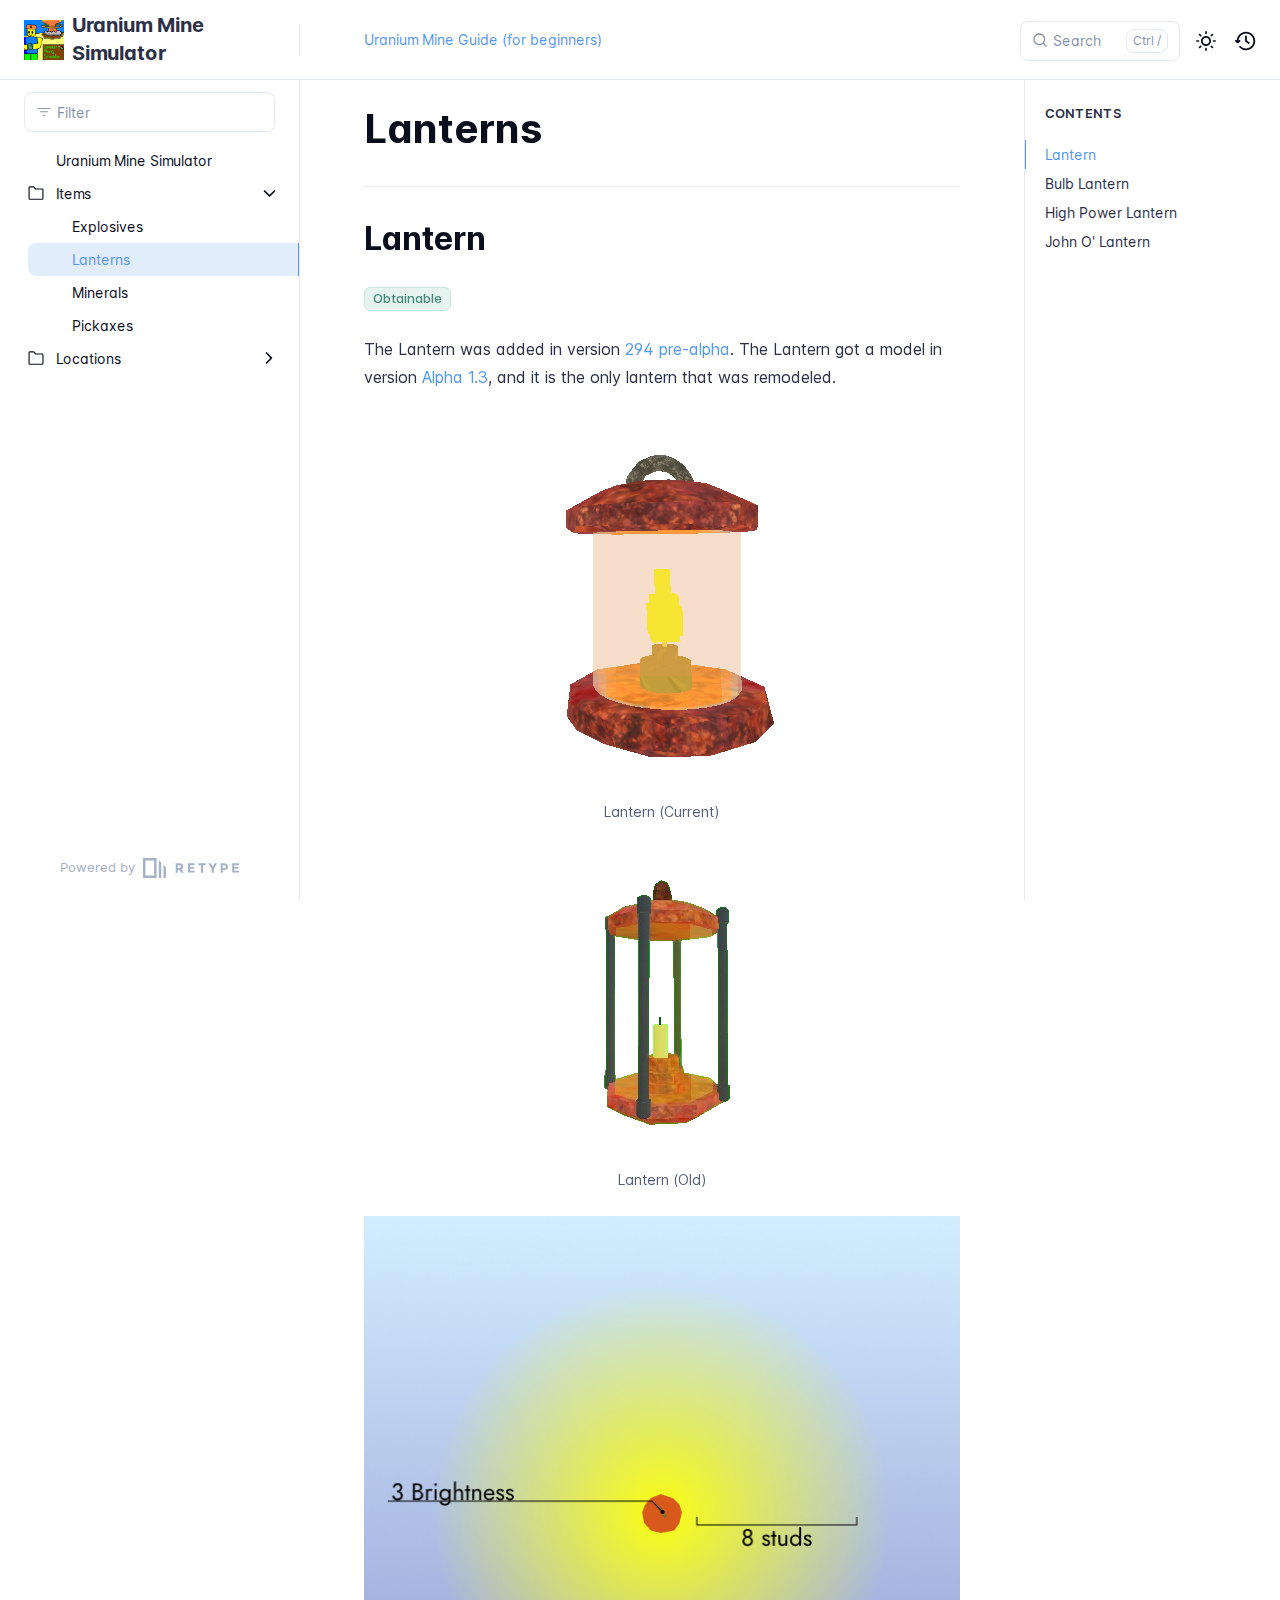
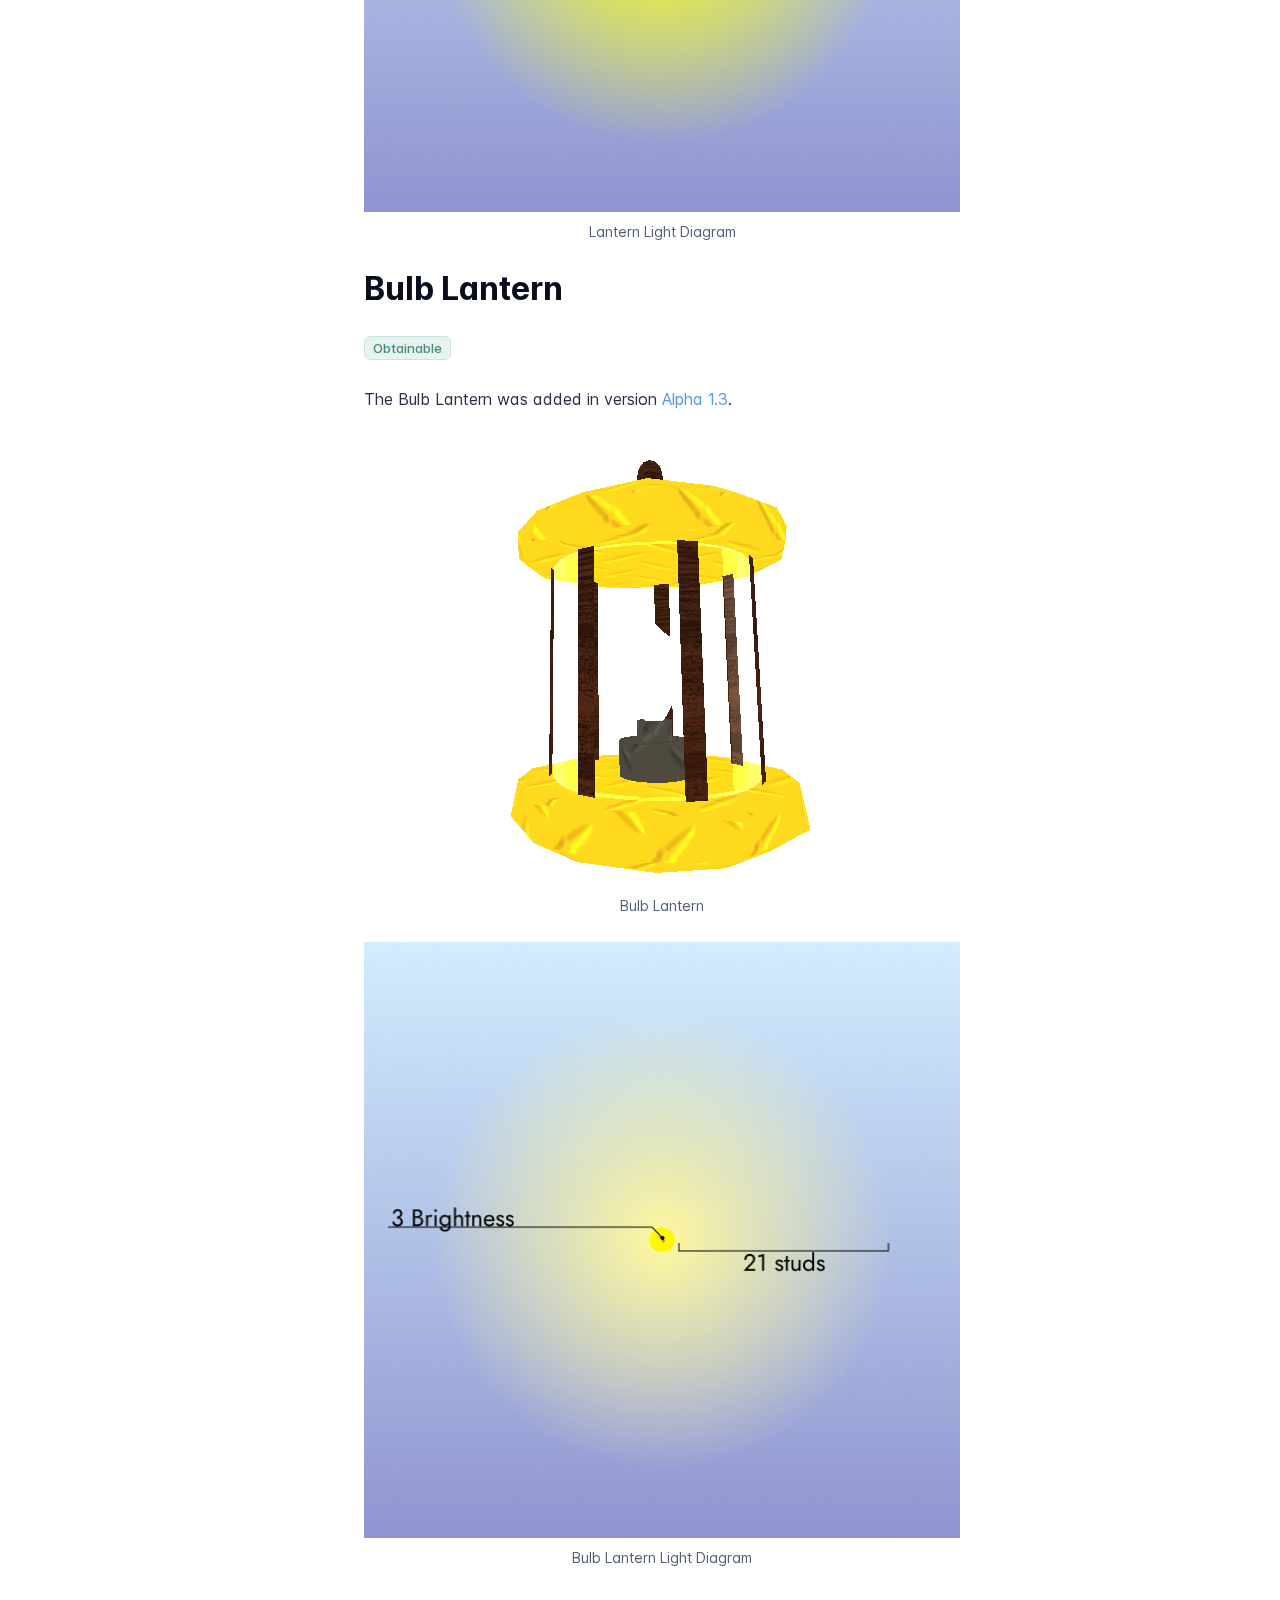
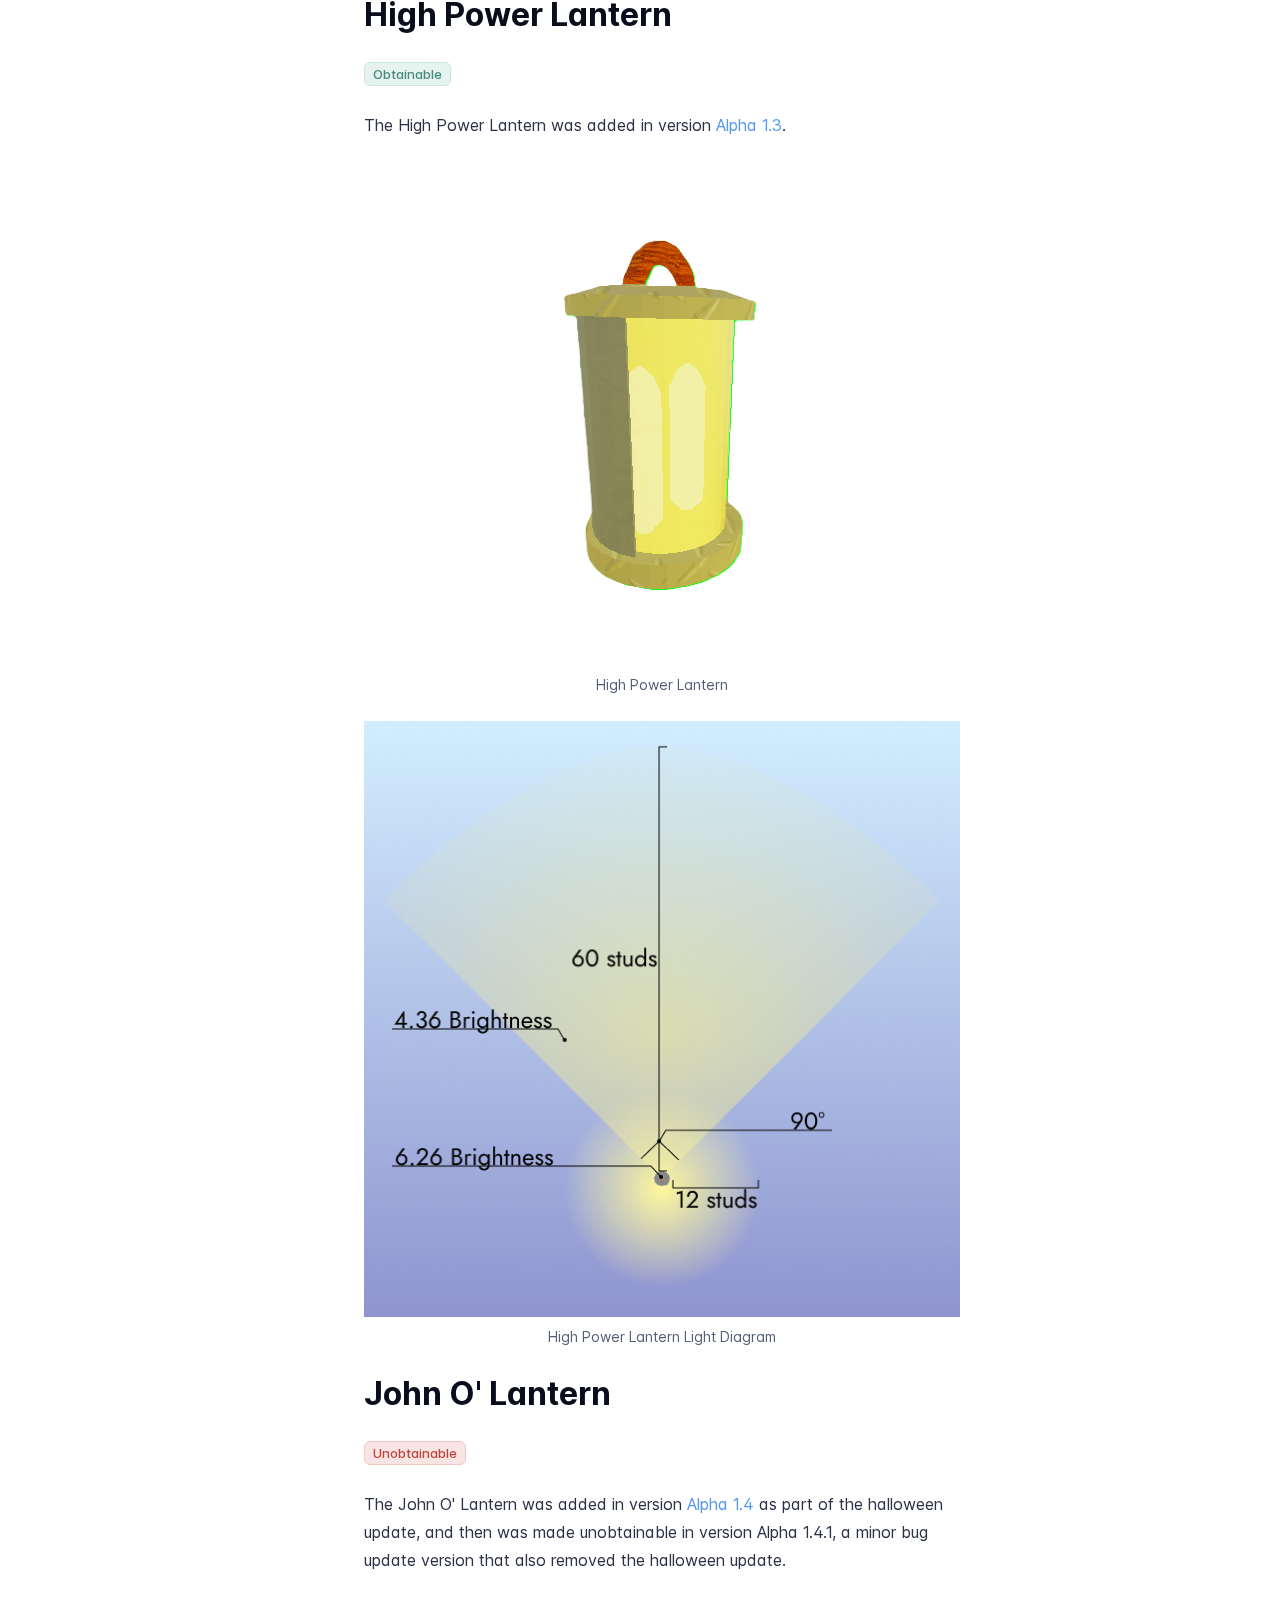
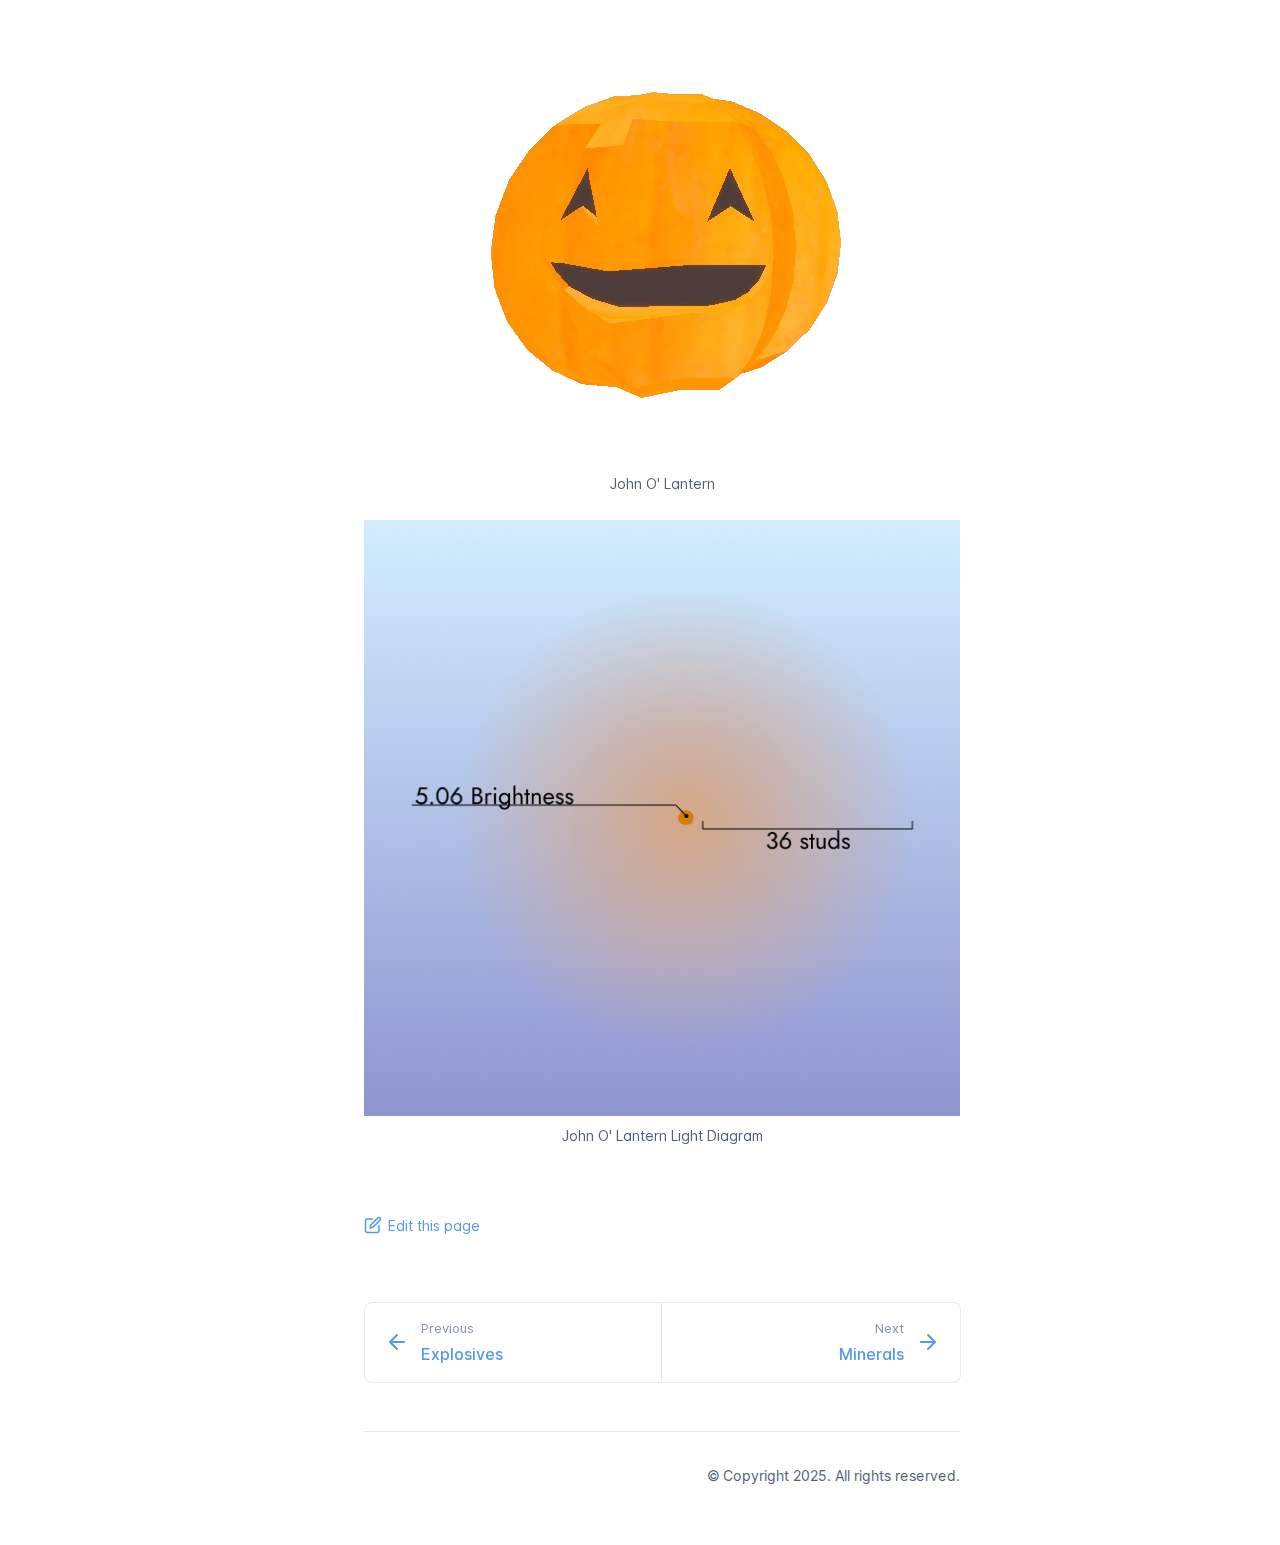
<file: items/lanterns/index.html>
<!DOCTYPE html>
<html lang="en" class="h-full">
<head>
    <meta charset="UTF-8">
    <meta name="viewport" content="width=device-width,initial-scale=1">
    <meta name="turbo-cache-control" content="no-cache" data-turbo-track="reload" data-track-token="3.11.0.817508675914">

    <!-- See retype.com -->
    <meta name="generator" content="Retype 3.11.0">

    <!-- Primary Meta Tags -->
    <title>Lanterns</title>
    <meta name="title" content="Lanterns">
    <meta name="description" content="The Lantern was added in version 294 pre-alpha. The Lantern got a model in version Alpha 1.3, and it is the only lantern that was remodeled.">

    <!-- Canonical -->
    <link rel="canonical" href="https://uranium-mine-company.pages.dev/items/lanterns/">

    <!-- Open Graph / Facebook -->
    <meta property="og:type" content="website">
    <meta property="og:url" content="https://uranium-mine-company.pages.dev/items/lanterns/">
    <meta property="og:title" content="Lanterns">
    <meta property="og:description" content="The Lantern was added in version 294 pre-alpha. The Lantern got a model in version Alpha 1.3, and it is the only lantern that was remodeled.">
    <meta property="og:image" content="https://uranium-mine-company.pages.dev/images/items/newlantern.png">

    <!-- Twitter -->
    <meta property="twitter:card" content="summary_large_image">
    <meta property="twitter:url" content="https://uranium-mine-company.pages.dev/items/lanterns/">
    <meta property="twitter:title" content="Lanterns">
    <meta property="twitter:description" content="The Lantern was added in version 294 pre-alpha. The Lantern got a model in version Alpha 1.3, and it is the only lantern that was remodeled.">
    <meta property="twitter:image" content="https://uranium-mine-company.pages.dev/images/items/newlantern.png">

    <script data-cfasync="false">(function(){var cl=document.documentElement.classList,ls=localStorage.getItem("retype_scheme"),hd=cl.contains("dark"),hl=cl.contains("light"),wm=window.matchMedia&&window.matchMedia("(prefers-color-scheme: dark)").matches;if(ls==="dark"||(!ls&&wm&&!hd&&!hl)){cl.remove("light");cl.add("dark")}else if(ls==="light"||(!ls&&!wm&&!hd&&!hl)){cl.remove("dark");cl.add("light")}})();</script>

    <link href="../../logo.png" rel="icon">
    <link href="../../resources/css/retype.css?v=3.11.0.817508675914" rel="stylesheet">

    <script data-cfasync="false" src="../../resources/js/config.js?v=3.11.0.817508675914" data-turbo-eval="false" defer></script>
    <script data-cfasync="false" src="../../resources/js/retype.js?v=3.11.0" data-turbo-eval="false" defer></script>
    <script id="lunr-js" data-cfasync="false" src="../../resources/js/lunr.js?v=3.11.0.817508675914" data-turbo-eval="false" defer></script>
</head>
<body>
    <div id="retype-app" class="relative text-base antialiased text-base-text bg-base-bg font-body">
        <div class="absolute bottom-0 left-0" style="top: 5rem; right: 50%"></div>
    
        <header id="retype-header" class="sticky top-0 z-30 flex w-full h-16 bg-header-bg border-b border-header-border md:h-20">
            <div class="container relative flex items-center justify-between pr-6 grow md:justify-start">
                <!-- Mobile menu button skeleton -->
                <button v-cloak class="skeleton retype-mobile-menu-button flex items-center justify-center shrink-0 overflow-hidden dark:text-white focus:outline-none rounded-full w-10 h-10 ml-3.5 md:hidden"><svg xmlns="http://www.w3.org/2000/svg" class="mb-px shrink-0" width="24" height="24" viewBox="0 0 24 24" role="presentation" style="margin-bottom: 0px;"><g fill="currentColor"><path d="M2 4h20v2H2zM2 11h20v2H2zM2 18h20v2H2z"></path></g></svg></button>
                <div v-cloak id="retype-sidebar-left-toggle-button"></div>
        
                <!-- Logo -->
                <div class="flex items-center justify-between h-full py-2 md:w-75">
                    <div class="flex items-center px-2 md:px-6">
                        <a id="retype-branding-logo" href="../../" class="flex items-center leading-snug text-xl">
                            <span class="w-10 mr-2 grow-0 shrink-0 overflow-hidden">
                                <img class="max-h-10 dark:hidden md:inline-block" src="../../logo.png">
                                <img class="max-h-10 hidden dark:inline-block" src="../../logo.png">
                            </span>
                            <span class="dark:text-white font-bold line-clamp-1 md:line-clamp-2">Uranium Mine Simulator</span>
                        </a>
                    </div>
        
                    <span class="hidden h-8 border-r md:inline-block border-base-border"></span>
                </div>
        
                <div class="flex justify-between md:grow">
                    <!-- Top Nav -->
                    <nav id="retype-header-nav" class="hidden md:flex">
                        <ul class="flex flex-col mb-4 md:pl-16 md:mb-0 md:flex-row md:items-center">
                            <li class="mr-6">
                                <a class="py-2 md:mb-0 inline-flex items-center text-sm whitespace-nowrap transition-colors duration-200 ease-linear md:text-header-text font-header-text-weight hover:text-header-text-hover" href="https://uranium-mine-company.pages.dev/underconstruction">Uranium Mine Guide (for beginners)</a>
                            </li>
                            <li class="mr-6">
                                <a class="py-2 md:mb-0 inline-flex items-center text-sm whitespace-nowrap transition-colors duration-200 ease-linear md:text-header-tex font-header-text-weight hover:text-header-text-hover" href="https://discord.com/invite/B6Awa5SsKs">
                                    <img class="mb-px" width="18" alt="" src="../../discord.svg">
                                    
                                </a>
                            </li>
        
                        </ul>
                    </nav>
        
                    <!-- Header Right Skeleton -->
                    <div v-cloak class="flex justify-end grow skeleton">
        
                        <!-- Search input mock -->
                        <div class="relative hidden w-40 lg:block lg:max-w-sm lg:ml-auto">
                            <div class="absolute flex items-center justify-center h-full pl-3 dark:text-dark-300">
                                <svg xmlns="http://www.w3.org/2000/svg" class="icon-base" width="16" height="16" viewBox="0 0 24 24" aria-labelledby="icon" role="presentation" style="margin-bottom: 1px;"><g fill="currentColor" ><path d="M21.71 20.29l-3.68-3.68A8.963 8.963 0 0020 11c0-4.96-4.04-9-9-9s-9 4.04-9 9 4.04 9 9 9c2.12 0 4.07-.74 5.61-1.97l3.68 3.68c.2.19.45.29.71.29s.51-.1.71-.29c.39-.39.39-1.03 0-1.42zM4 11c0-3.86 3.14-7 7-7s7 3.14 7 7c0 1.92-.78 3.66-2.04 4.93-.01.01-.02.01-.02.01-.01.01-.01.01-.01.02A6.98 6.98 0 0111 18c-3.86 0-7-3.14-7-7z" ></path></g></svg>
                            </div>
                            <input class="w-full h-10 placeholder-search-placeholder transition-colors duration-200 ease-in bg-search-bg border border-transparent rounded md:text-sm hover:border-search-border-hover focus:outline-none focus:border-search-border-focus" style="padding: 0.625rem 0.75rem 0.625rem 2rem" type="text" placeholder="Search">
                        </div>
        
                        <!-- Mobile search button -->
                        <div class="flex items-center justify-center w-10 h-10 lg:hidden">
                            <svg xmlns="http://www.w3.org/2000/svg" class="shrink-0 icon-base" width="20" height="20" viewBox="0 0 24 24" aria-labelledby="icon" role="presentation" style="margin-bottom: 0px;"><g fill="currentColor" ><path d="M21.71 20.29l-3.68-3.68A8.963 8.963 0 0020 11c0-4.96-4.04-9-9-9s-9 4.04-9 9 4.04 9 9 9c2.12 0 4.07-.74 5.61-1.97l3.68 3.68c.2.19.45.29.71.29s.51-.1.71-.29c.39-.39.39-1.03 0-1.42zM4 11c0-3.86 3.14-7 7-7s7 3.14 7 7c0 1.92-.78 3.66-2.04 4.93-.01.01-.02.01-.02.01-.01.01-.01.01-.01.02A6.98 6.98 0 0111 18c-3.86 0-7-3.14-7-7z" ></path></g></svg>
                        </div>
        
                        <!-- Dark mode switch placeholder -->
                        <div class="w-10 h-10 lg:ml-2"></div>
        
                        <!-- History button -->
                        <div class="flex items-center justify-center w-10 h-10" style="margin-right: -0.625rem;">
                            <svg xmlns="http://www.w3.org/2000/svg" class="shrink-0 icon-base" width="22" height="22" viewBox="0 0 24 24" aria-labelledby="icon" role="presentation" style="margin-bottom: 0px;"><g fill="currentColor" ><g ><path d="M12.01 6.01c-.55 0-1 .45-1 1V12a1 1 0 00.4.8l3 2.22a.985.985 0 001.39-.2.996.996 0 00-.21-1.4l-2.6-1.92V7.01c.02-.55-.43-1-.98-1z"></path><path d="M12.01 1.91c-5.33 0-9.69 4.16-10.05 9.4l-.29-.26a.997.997 0 10-1.34 1.48l1.97 1.79c.19.17.43.26.67.26s.48-.09.67-.26l1.97-1.79a.997.997 0 10-1.34-1.48l-.31.28c.34-4.14 3.82-7.41 8.05-7.41 4.46 0 8.08 3.63 8.08 8.09s-3.63 8.08-8.08 8.08c-2.18 0-4.22-.85-5.75-2.4a.996.996 0 10-1.42 1.4 10.02 10.02 0 007.17 2.99c5.56 0 10.08-4.52 10.08-10.08.01-5.56-4.52-10.09-10.08-10.09z"></path></g></g></svg>
                        </div>
                    </div>
        
                    <div v-cloak class="flex justify-end grow">
                        <div id="retype-mobile-search-button"></div>
                        <doc-search-desktop></doc-search-desktop>
        
                        <doc-theme-switch class="lg:ml-2"></doc-theme-switch>
                        <doc-history></doc-history>
                    </div>
                </div>
            </div>
        </header>
    
    
        <div id="retype-container" class="container relative flex bg-white">
            <!-- Sidebar Skeleton -->
            <div v-cloak class="fixed flex flex-col shrink-0 duration-300 ease-in-out bg-sidebar-left-bg border-sidebar-left-border sidebar top-20 w-75 border-r h-screen md:sticky transition-transform skeleton">
            
                <div class="flex items-center h-16 px-6">
                    <input class="w-full h-8 px-3 py-2 transition-colors duration-200 ease-linear bg-filter-bg border border-filter-border rounded shadow-none text-sm focus:outline-none focus:border-filter-border-focus" type="text" placeholder="Filter">
                </div>
            
                <div class="pl-6 mt-1 mb-4">
                    <div class="w-32 h-3 mb-4 bg-skeleton-bg rounded-full loading"></div>
                    <div class="w-48 h-3 mb-4 bg-skeleton-bg rounded-full loading"></div>
                    <div class="w-40 h-3 mb-4 bg-skeleton-bg rounded-full loading"></div>
                    <div class="w-32 h-3 mb-4 bg-skeleton-bg rounded-full loading"></div>
                    <div class="w-48 h-3 mb-4 bg-skeleton-bg rounded-full loading"></div>
                    <div class="w-40 h-3 mb-4 bg-skeleton-bg rounded-full loading"></div>
                </div>
            
                <div class="shrink-0 mt-auto bg-transparent dark:border-base-border">
                    <a class="flex items-center justify-center flex-nowrap h-16 text-gray-350 dark:text-dark-400 hover:text-gray-600 dark:hover:text-dark-300 transition-colors duration-150 ease-in docs-powered-by" target="_blank" href="https://retype.com/" rel="noopener">
                        <span class="text-xs whitespace-nowrap">Powered by</span>
                        <svg xmlns="http://www.w3.org/2000/svg" class="ml-2" fill="currentColor" width="96" height="20" overflow="visible"><path d="M0 0v20h13.59V0H0zm11.15 17.54H2.44V2.46h8.71v15.08zM15.8 20h2.44V4.67L15.8 2.22zM20.45 6.89V20h2.44V9.34z"/><g><path d="M40.16 8.44c0 1.49-.59 2.45-1.75 2.88l2.34 3.32h-2.53l-2.04-2.96h-1.43v2.96h-2.06V5.36h3.5c1.43 0 2.46.24 3.07.73s.9 1.27.9 2.35zm-2.48 1.1c.26-.23.38-.59.38-1.09 0-.5-.13-.84-.4-1.03s-.73-.28-1.39-.28h-1.54v2.75h1.5c.72 0 1.2-.12 1.45-.35zM51.56 5.36V7.2h-4.59v1.91h4.13v1.76h-4.13v1.92h4.74v1.83h-6.79V5.36h6.64zM60.09 7.15v7.48h-2.06V7.15h-2.61V5.36h7.28v1.79h-2.61zM70.81 14.64h-2.06v-3.66l-3.19-5.61h2.23l1.99 3.45 1.99-3.45H74l-3.19 5.61v3.66zM83.99 6.19c.65.55.97 1.4.97 2.55s-.33 1.98-1 2.51-1.68.8-3.04.8h-1.23v2.59h-2.06V5.36h3.26c1.42 0 2.45.28 3.1.83zm-1.51 3.65c.25-.28.37-.69.37-1.22s-.16-.92-.48-1.14c-.32-.23-.82-.34-1.5-.34H79.7v3.12h1.38c.68 0 1.15-.14 1.4-.42zM95.85 5.36V7.2h-4.59v1.91h4.13v1.76h-4.13v1.92H96v1.83h-6.79V5.36h6.64z"/></g></svg>
                    </a>
                </div>
            </div>
            
            <!-- Sidebar component -->
            <doc-sidebar v-cloak>
                <template #sidebar-footer>
                    <div class="shrink-0 mt-auto border-t md:bg-transparent md:border-none dark:border-base-border">
            
                        <div class="py-3 px-6 md:hidden border-b dark:border-base-border">
                            <nav>
                                <ul class="flex flex-wrap justify-center items-center">
                                    <li class="mr-6">
                                        <a class="block py-1 inline-flex items-center text-sm whitespace-nowrap transition-colors duration-200 ease-linear md:text-header-text font-header-text-weight hover:text-header-text-hover" href="https://uranium-mine-company.pages.dev/underconstruction">Uranium Mine Guide (for beginners)</a>
                                    </li>
                                    <li class="mr-6">
                                        <a class="block py-1 inline-flex items-center text-sm whitespace-nowrap transition-colors duration-200 ease-linear md:text-header-tex font-header-text-weight hover:text-header-text-hover" href="https://discord.com/invite/B6Awa5SsKs">
                                            <img class="mb-px" width="18" alt="" src="../../discord.svg">
                                            
                                        </a>
                                    </li>
            
                                </ul>
                            </nav>
                        </div>
            
                        <a class="flex items-center justify-center flex-nowrap h-16 text-gray-350 dark:text-dark-400 hover:text-gray-600 dark:hover:text-dark-300 transition-colors duration-150 ease-in docs-powered-by" target="_blank" href="https://retype.com/" rel="noopener">
                            <span class="text-xs whitespace-nowrap">Powered by</span>
                            <svg xmlns="http://www.w3.org/2000/svg" class="ml-2" fill="currentColor" width="96" height="20" overflow="visible"><path d="M0 0v20h13.59V0H0zm11.15 17.54H2.44V2.46h8.71v15.08zM15.8 20h2.44V4.67L15.8 2.22zM20.45 6.89V20h2.44V9.34z"/><g><path d="M40.16 8.44c0 1.49-.59 2.45-1.75 2.88l2.34 3.32h-2.53l-2.04-2.96h-1.43v2.96h-2.06V5.36h3.5c1.43 0 2.46.24 3.07.73s.9 1.27.9 2.35zm-2.48 1.1c.26-.23.38-.59.38-1.09 0-.5-.13-.84-.4-1.03s-.73-.28-1.39-.28h-1.54v2.75h1.5c.72 0 1.2-.12 1.45-.35zM51.56 5.36V7.2h-4.59v1.91h4.13v1.76h-4.13v1.92h4.74v1.83h-6.79V5.36h6.64zM60.09 7.15v7.48h-2.06V7.15h-2.61V5.36h7.28v1.79h-2.61zM70.81 14.64h-2.06v-3.66l-3.19-5.61h2.23l1.99 3.45 1.99-3.45H74l-3.19 5.61v3.66zM83.99 6.19c.65.55.97 1.4.97 2.55s-.33 1.98-1 2.51-1.68.8-3.04.8h-1.23v2.59h-2.06V5.36h3.26c1.42 0 2.45.28 3.1.83zm-1.51 3.65c.25-.28.37-.69.37-1.22s-.16-.92-.48-1.14c-.32-.23-.82-.34-1.5-.34H79.7v3.12h1.38c.68 0 1.15-.14 1.4-.42zM95.85 5.36V7.2h-4.59v1.91h4.13v1.76h-4.13v1.92H96v1.83h-6.79V5.36h6.64z"/></g></svg>
                        </a>
                    </div>
                </template>
            </doc-sidebar>
    
            <div class="grow min-w-0 bg-body-bg">
                <!-- Render "toolbar" template here on api pages --><!-- Render page content -->
                <div class="flex">
                    <div id="retype-main" class="min-w-0 p-4 grow md:px-16">
                        <main class="relative pb-12 lg:pt-2">
                            <div class="retype-markdown" id="retype-content">
                                <!-- Rendered if sidebar right is enabled -->
                                <div id="retype-sidebar-right-toggle"></div>
                                <!-- Page content  -->
<doc-anchor-target id="lanterns" class="break-words">
    <h1>
        <doc-anchor-trigger class="header-anchor-trigger" to="#lanterns">#</doc-anchor-trigger>
        <span>Lanterns</span>
    </h1>
</doc-anchor-target>
<hr>
<doc-anchor-target id="lantern">
    <h2>
        <doc-anchor-trigger class="header-anchor-trigger" to="#lantern">#</doc-anchor-trigger>
        <span>Lantern</span>
    </h2>
</doc-anchor-target>
<p><span class="no-link inline-flex align-middle items-center justify-center font-medium leading-none whitespace-nowrap text-badge-success-text bg-badge-success border border-badge-success-border h-6 px-2 text-xs rounded-md">
    <span>Obtainable</span>
</span></p>
<p>The Lantern was added in version <a href="../../#version-294">294 pre-alpha</a>. The Lantern got a model in version <a href="../../#version-1062-alpha-13">Alpha 1.3</a>, and it is the only lantern that was remodeled.</p>
<p><figure class="content-center">
    <img src="../../images/items/newlantern.png" alt="Lantern (Current)" class="rounded-image-rounded border-image-border border-image-border-width" />
    <figcaption class="caption">Lantern (Current)</figcaption>
</figure>
</p>
<p><figure class="content-center">
    <img src="../../images/items/oldlantern.png" alt="Lantern (Old)" class="rounded-image-rounded border-image-border border-image-border-width" />
    <figcaption class="caption">Lantern (Old)</figcaption>
</figure>
</p>
<p><figure class="content-center">
    <img src="../../images/items/lanternlightdiagram.png" alt="Lantern Light Diagram" class="rounded-image-rounded border-image-border border-image-border-width" />
    <figcaption class="caption">Lantern Light Diagram</figcaption>
</figure>
</p>
<doc-anchor-target id="bulb-lantern">
    <h2>
        <doc-anchor-trigger class="header-anchor-trigger" to="#bulb-lantern">#</doc-anchor-trigger>
        <span>Bulb Lantern</span>
    </h2>
</doc-anchor-target>
<p><span class="no-link inline-flex align-middle items-center justify-center font-medium leading-none whitespace-nowrap text-badge-success-text bg-badge-success border border-badge-success-border h-6 px-2 text-xs rounded-md">
    <span>Obtainable</span>
</span></p>
<p>The Bulb Lantern was added in version <a href="../../#version-1062-alpha-13">Alpha 1.3</a>.</p>
<p><figure class="content-center">
    <img src="../../images/items/newbulblantern.png" alt="Bulb Lantern" class="rounded-image-rounded border-image-border border-image-border-width" />
    <figcaption class="caption">Bulb Lantern</figcaption>
</figure>
</p>
<p><figure class="content-center">
    <img src="../../images/items/bulblanternlightdiagram.png" alt="Bulb Lantern Light Diagram" class="rounded-image-rounded border-image-border border-image-border-width" />
    <figcaption class="caption">Bulb Lantern Light Diagram</figcaption>
</figure>
</p>
<doc-anchor-target id="high-power-lantern">
    <h2>
        <doc-anchor-trigger class="header-anchor-trigger" to="#high-power-lantern">#</doc-anchor-trigger>
        <span>High Power Lantern</span>
    </h2>
</doc-anchor-target>
<p><span class="no-link inline-flex align-middle items-center justify-center font-medium leading-none whitespace-nowrap text-badge-success-text bg-badge-success border border-badge-success-border h-6 px-2 text-xs rounded-md">
    <span>Obtainable</span>
</span></p>
<p>The High Power Lantern was added in version <a href="../../#version-1062-alpha-13">Alpha 1.3</a>.</p>
<p><figure class="content-center">
    <img src="../../images/items/highpoweredlantern.png" alt="High Power Lantern" class="rounded-image-rounded border-image-border border-image-border-width" />
    <figcaption class="caption">High Power Lantern</figcaption>
</figure>
</p>
<p><figure class="content-center">
    <img src="../../images/items/highpowerlanternlightdiagram.png" alt="High Power Lantern Light Diagram" class="rounded-image-rounded border-image-border border-image-border-width" />
    <figcaption class="caption">High Power Lantern Light Diagram</figcaption>
</figure>
</p>
<doc-anchor-target id="john-o-lantern">
    <h2>
        <doc-anchor-trigger class="header-anchor-trigger" to="#john-o-lantern">#</doc-anchor-trigger>
        <span>John O&#x27; Lantern</span>
    </h2>
</doc-anchor-target>
<p><span class="no-link inline-flex align-middle items-center justify-center font-medium leading-none whitespace-nowrap text-badge-danger-text bg-badge-danger border border-badge-danger-border h-6 px-2 text-xs rounded-md">
    <span>Unobtainable</span>
</span></p>
<p>The John O&#x27; Lantern was added in version <a href="../../#version-2376-alpha-14">Alpha 1.4</a> as part of the halloween update, and then was made unobtainable in version Alpha 1.4.1, a minor bug update version that also removed the halloween update.</p>
<p><figure class="content-center">
    <img src="../../images/items/johnolantern.png" alt="John O' Lantern" class="rounded-image-rounded border-image-border border-image-border-width" />
    <figcaption class="caption">John O' Lantern</figcaption>
</figure>
</p>
<p><figure class="content-center">
    <img src="../../images/items/johnolanternlightdiagram.png" alt="John O' Lantern Light Diagram" class="rounded-image-rounded border-image-border border-image-border-width" />
    <figcaption class="caption">John O' Lantern Light Diagram</figcaption>
</figure>
</p>

                                
                                <!-- Required only on API pages -->
                                <doc-toolbar-member-filter-no-results></doc-toolbar-member-filter-no-results>
                            </div>
                            <footer id="retype-content-footer" class="clear-both">
                                <div class="flex flex-wrap items-center justify-between mt-14">
                                    <a id="retype-edit-this-page" class="my-2.5 inline-flex items-center text-sm whitespace-nowrap text-body-link font-body-link-weight hover:text-body-link-hover hover:underline" href="https://github.com/LemionLaLemon/uranium-mine-wiki/blob/main/Items/lanterns.md" target="_blank" rel="noopener">
                                        <svg class="mr-1.5" xmlns="http://www.w3.org/2000/svg" width="18" height="18" viewBox="0 0 24 24" fill="currentColor" overflow="visible"><path d="M20 12c-.55 0-1 .45-1 1v7c0 .55-.45 1-1 1H4c-.55 0-1-.45-1-1V6c0-.55.45-1 1-1h7c.55 0 1-.45 1-1s-.45-1-1-1H4C2.35 3 1 4.35 1 6v14c0 1.65 1.35 3 3 3h14c1.65 0 3-1.35 3-3v-7c0-.55-.45-1-1-1z" /><path d="M22.21 1.79c-1.18-1.18-3.24-1.18-4.41 0l-9.5 9.5c-.13.13-.22.29-.26.46l-1 4c-.08.34.01.7.26.95.18.2.44.3.7.3.08 0 .16-.01.24-.03l4-1c.18-.04.34-.13.46-.26l9.5-9.5c1.22-1.22 1.22-3.2.01-4.42zm-1.42 3l-9.3 9.3-2.11.53.53-2.11 9.3-9.3c.42-.42 1.16-.42 1.59 0 .43.43.43 1.15-.01 1.58z" /><path fill="none" d="M0 0h24v24H0z" /></svg>
                                        <span>Edit this page</span>
                                    </a>
                                </div>
                            
                                <nav id="retype-nextprev" class="print:hidden flex mt-14">
                                    <div class="w-1/2">
                                        <a class="px-5 py-4 h-full flex items-center break-normal font-medium text-body-link border border-base-border hover:border-base-border-hover rounded-l-lg transition-colors duration-150 relative hover:z-5" href="../../items/explosives/">
                                            <svg xmlns="http://www.w3.org/2000/svg" class="mr-3" width="24" height="24" viewBox="0 0 24 24" fill="currentColor" overflow="visible"><path d="M19 11H7.41l5.29-5.29a.996.996 0 10-1.41-1.41l-7 7a1 1 0 000 1.42l7 7a1.024 1.024 0 001.42-.01.996.996 0 000-1.41L7.41 13H19c.55 0 1-.45 1-1s-.45-1-1-1z" /><path fill="none" d="M0 0h24v24H0z" /></svg>
                                            <span>
                                                <span class="block text-xs font-normal text-base-text-muted">Previous</span>
                                                <span class="block mt-1">Explosives</span>
                                            </span>
                                        </a>
                                    </div>
                            
                                    <div class="w-1/2">
                                        <a class="px-5 py-4 -mx-px h-full flex items-center justify-end break-normal font-medium text-body-link border border-base-border hover:border-base-border-hover rounded-r-lg transition-colors duration-150 relative hover:z-5" href="../../items/minerals/">
                                            <span>
                                                <span class="block text-xs font-normal text-right text-base-text-muted">Next</span>
                                                <span class="block mt-1">Minerals</span>
                                            </span>
                                            <svg xmlns="http://www.w3.org/2000/svg" class="ml-3" width="24" height="24" viewBox="0 0 24 24" fill="currentColor" overflow="visible"><path d="M19.92 12.38a1 1 0 00-.22-1.09l-7-7a.996.996 0 10-1.41 1.41l5.3 5.3H5c-.55 0-1 .45-1 1s.45 1 1 1h11.59l-5.29 5.29a.996.996 0 000 1.41c.19.2.44.3.7.3s.51-.1.71-.29l7-7c.09-.09.16-.21.21-.33z" /><path fill="none" d="M0 0h24v24H0z" /></svg>
                                        </a>
                                    </div>
                                </nav>
                            </footer>
                        </main>
                
                        <div id="retype-page-footer" class="print:border-none border-t border-base-border pt-6 mb-8">
                            <footer class="flex flex-wrap items-center justify-between print:justify-center">
                                <div id="retype-footer-links" class="print:hidden">
                                    <ul class="flex flex-wrap items-center text-sm">
                                    </ul>
                                </div>
                                <div id="retype-copyright" class="print:justify-center py-2 text-footer-text font-footer-link-weight text-sm leading-relaxed"><p>© Copyright 2025. All rights reserved.</p></div>
                            </footer>
                        </div>
                    </div>
                
                    <!-- Rendered if sidebar right is enabled -->
                    <!-- Sidebar right skeleton-->
                    <div v-cloak class="fixed top-0 bottom-0 right-0 translate-x-full bg-sidebar-right-bg border-sidebar-right-border lg:sticky lg:border-l lg:shrink-0 lg:pt-6 lg:transform-none sm:w-1/2 lg:w-64 lg:z-0 md:w-104 sidebar-right skeleton">
                        <div class="pl-5">
                            <div class="w-32 h-3 mb-4 bg-skeleton-bg rounded-full loading"></div>
                            <div class="w-48 h-3 mb-4 bg-skeleton-bg rounded-full loading"></div>
                            <div class="w-40 h-3 mb-4 bg-skeleton-bg rounded-full loading"></div>
                        </div>
                    </div>
                
                    <!-- User should be able to hide sidebar right -->
                    <doc-sidebar-right v-cloak></doc-sidebar-right>
                </div>

            </div>
        </div>
    
        <doc-search-mobile></doc-search-mobile>
        <doc-back-to-top></doc-back-to-top>
    </div>


    <div id="retype-overlay-target"></div>

    <script data-cfasync="false">window.__DOCS__ = { "title": "Lanterns", level: 2, icon: "file", hasPrism: false, hasMermaid: false, hasMath: false, tocDepth: 23 }</script>
</body>
</html>
</file>
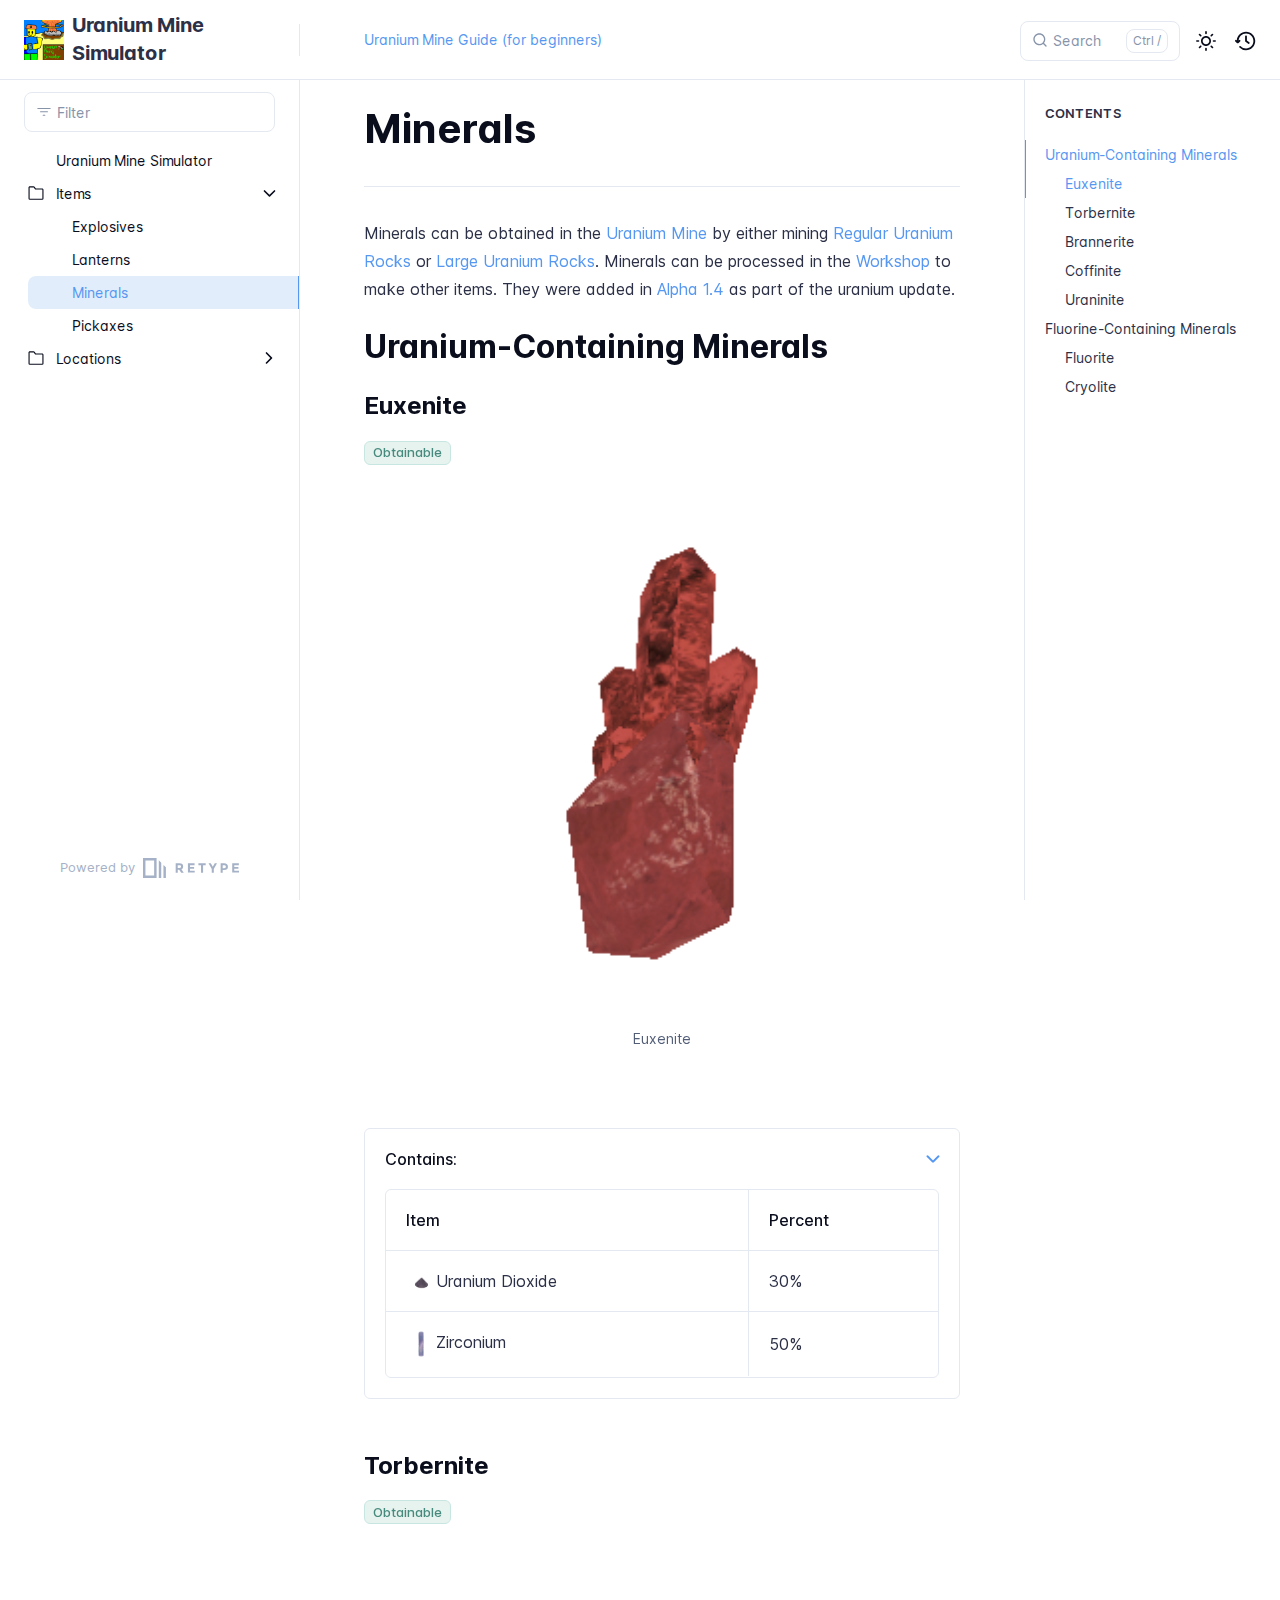
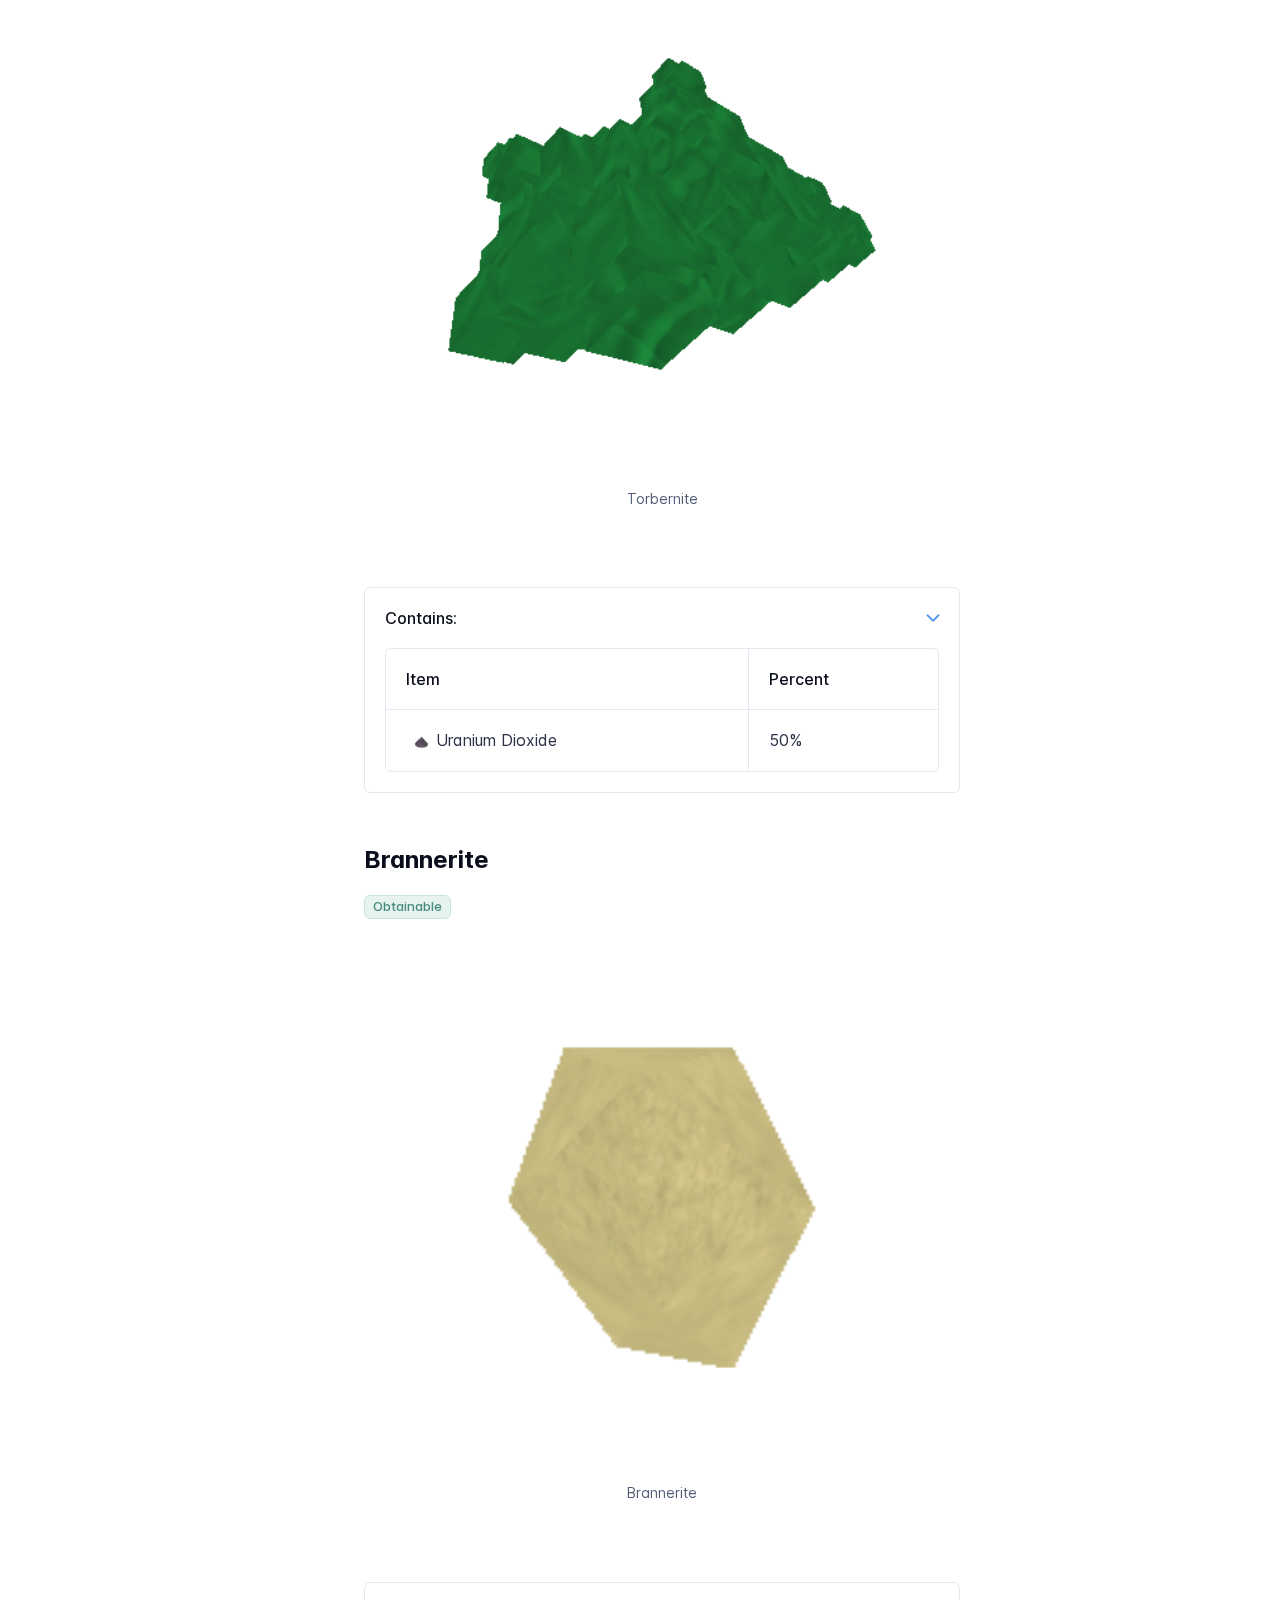
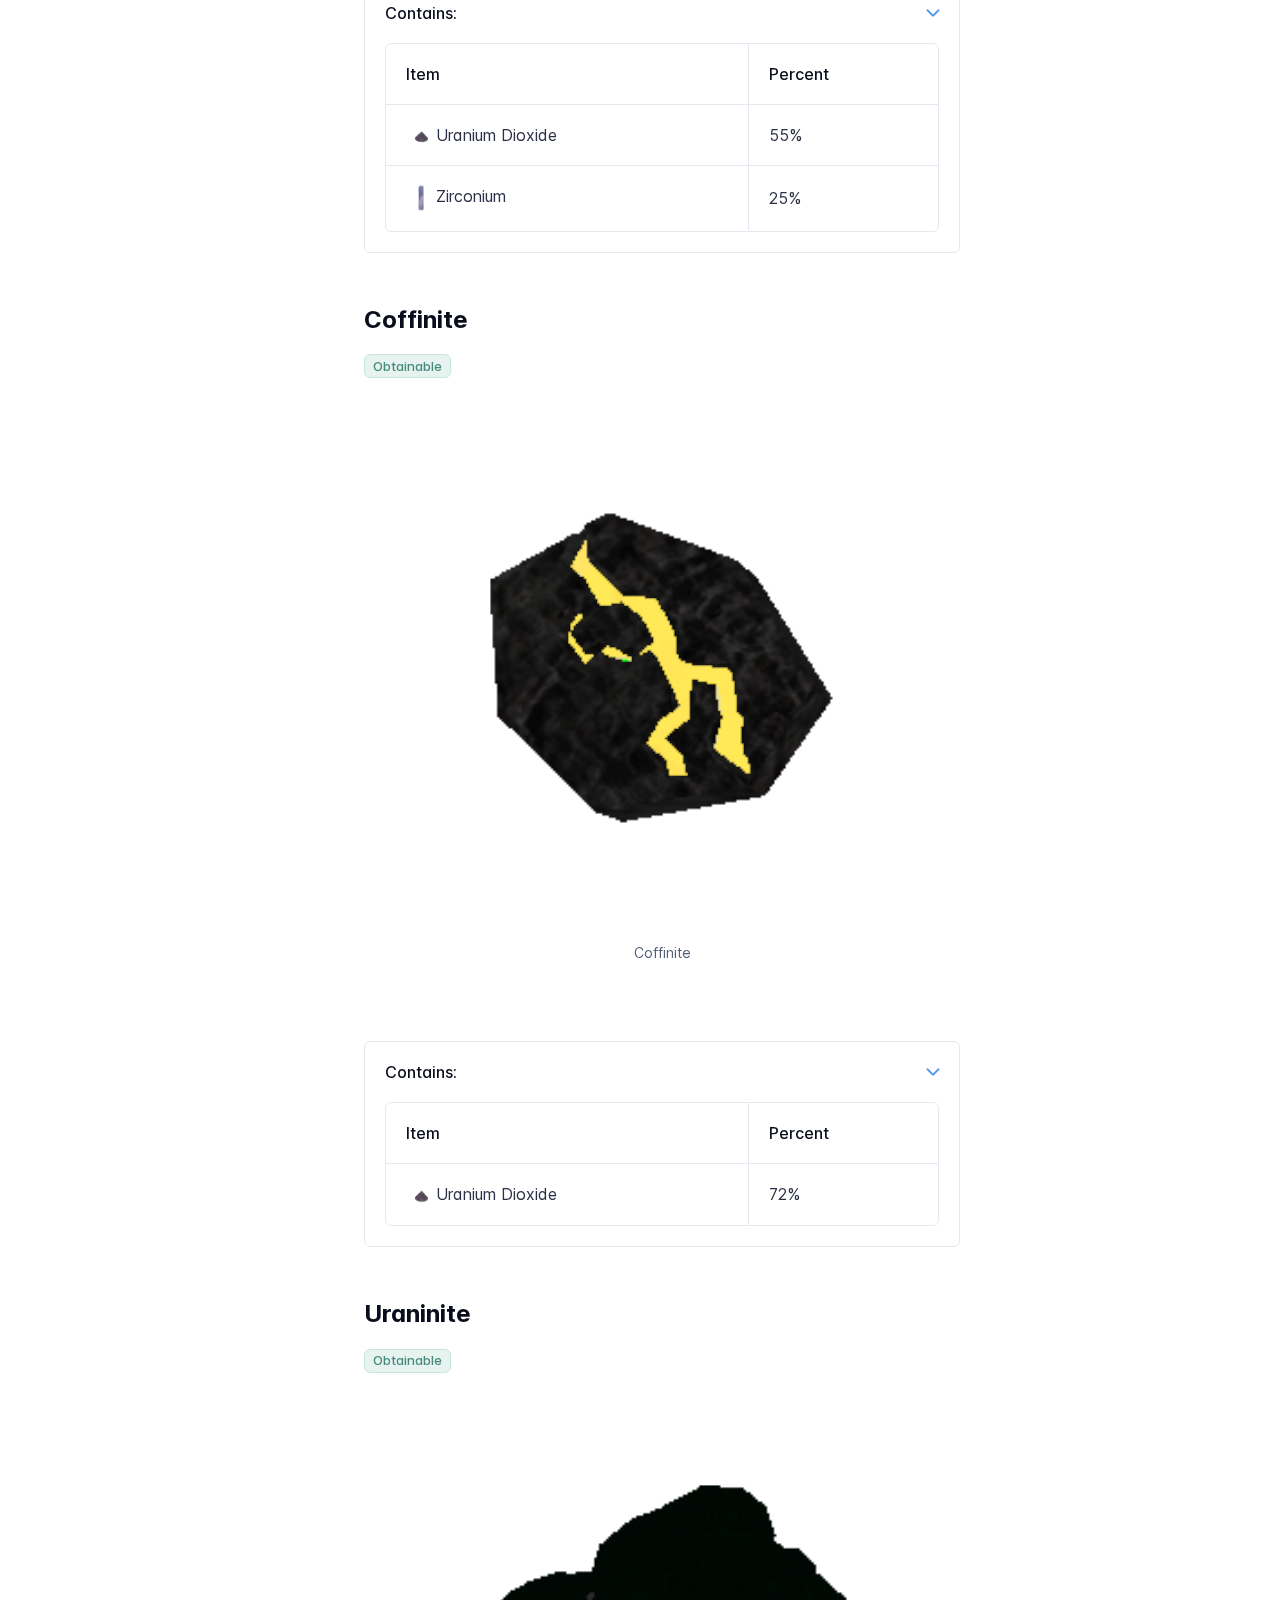
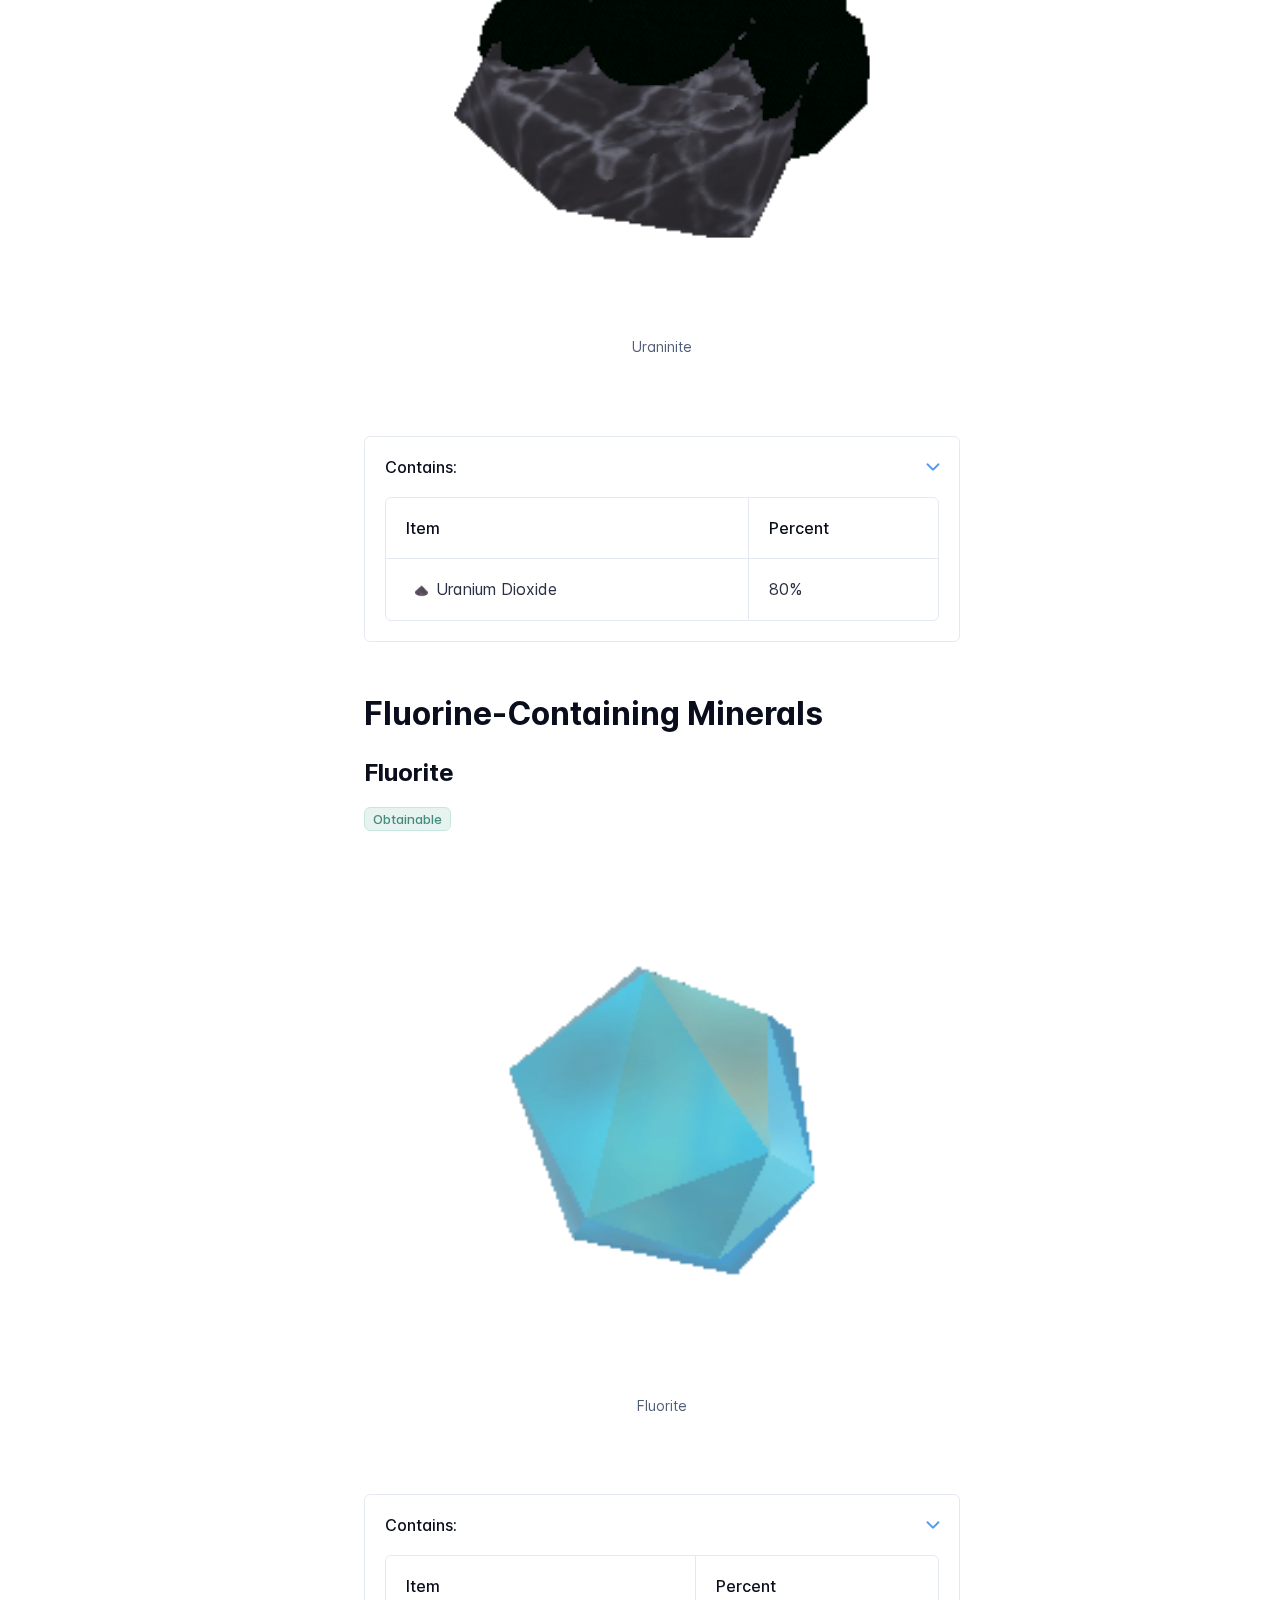
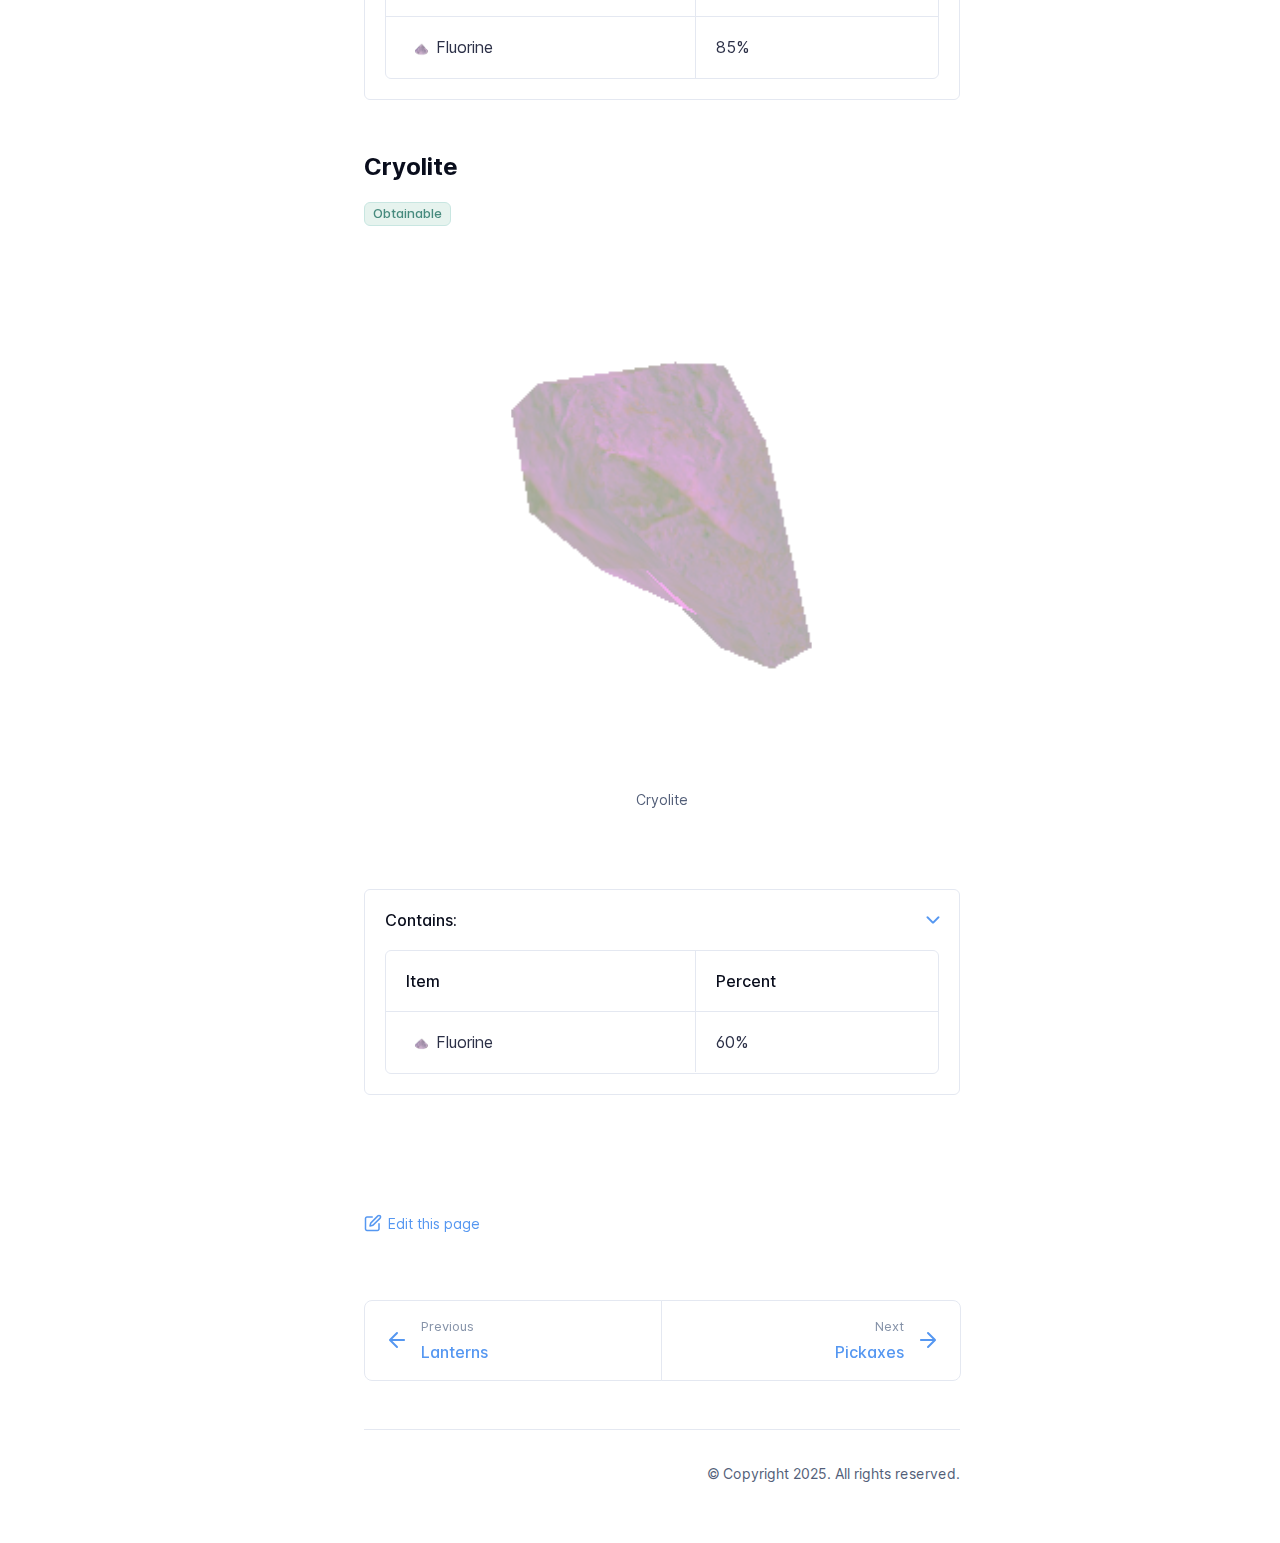
<file: items/minerals/index.html>
<!DOCTYPE html>
<html lang="en" class="h-full">
<head>
    <meta charset="UTF-8">
    <meta name="viewport" content="width=device-width,initial-scale=1">
    <meta name="turbo-cache-control" content="no-cache" data-turbo-track="reload" data-track-token="3.11.0.817687106498">

    <!-- See retype.com -->
    <meta name="generator" content="Retype 3.11.0">

    <!-- Primary Meta Tags -->
    <title>Minerals</title>
    <meta name="title" content="Minerals">
    <meta name="description" content="Minerals can be obtained in the Uranium Mine by either mining Regular Uranium Rocks or Large Uranium Rocks">

    <!-- Canonical -->
    <link rel="canonical" href="https://uranium-mine-company.pages.dev/items/minerals/">

    <!-- Open Graph / Facebook -->
    <meta property="og:type" content="website">
    <meta property="og:url" content="https://uranium-mine-company.pages.dev/items/minerals/">
    <meta property="og:title" content="Minerals">
    <meta property="og:description" content="Minerals can be obtained in the Uranium Mine by either mining Regular Uranium Rocks or Large Uranium Rocks">
    <meta property="og:image" content="https://uranium-mine-company.pages.dev/images/items/euxenite.png">

    <!-- Twitter -->
    <meta property="twitter:card" content="summary_large_image">
    <meta property="twitter:url" content="https://uranium-mine-company.pages.dev/items/minerals/">
    <meta property="twitter:title" content="Minerals">
    <meta property="twitter:description" content="Minerals can be obtained in the Uranium Mine by either mining Regular Uranium Rocks or Large Uranium Rocks">
    <meta property="twitter:image" content="https://uranium-mine-company.pages.dev/images/items/euxenite.png">

    <script data-cfasync="false">(function(){var cl=document.documentElement.classList,ls=localStorage.getItem("retype_scheme"),hd=cl.contains("dark"),hl=cl.contains("light"),wm=window.matchMedia&&window.matchMedia("(prefers-color-scheme: dark)").matches;if(ls==="dark"||(!ls&&wm&&!hd&&!hl)){cl.remove("light");cl.add("dark")}else if(ls==="light"||(!ls&&!wm&&!hd&&!hl)){cl.remove("dark");cl.add("light")}})();</script>

    <link href="../../logo.png" rel="icon">
    <link href="../../resources/css/retype.css?v=3.11.0.817687106498" rel="stylesheet">

    <script data-cfasync="false" src="../../resources/js/config.js?v=3.11.0.817687106498" data-turbo-eval="false" defer></script>
    <script data-cfasync="false" src="../../resources/js/retype.js?v=3.11.0" data-turbo-eval="false" defer></script>
    <script id="lunr-js" data-cfasync="false" src="../../resources/js/lunr.js?v=3.11.0.817687106498" data-turbo-eval="false" defer></script>
</head>
<body>
    <div id="retype-app" class="relative text-base antialiased text-base-text bg-base-bg font-body">
        <div class="absolute bottom-0 left-0" style="top: 5rem; right: 50%"></div>
    
        <header id="retype-header" class="sticky top-0 z-30 flex w-full h-16 bg-header-bg border-b border-header-border md:h-20">
            <div class="container relative flex items-center justify-between pr-6 grow md:justify-start">
                <!-- Mobile menu button skeleton -->
                <button v-cloak class="skeleton retype-mobile-menu-button flex items-center justify-center shrink-0 overflow-hidden dark:text-white focus:outline-none rounded-full w-10 h-10 ml-3.5 md:hidden"><svg xmlns="http://www.w3.org/2000/svg" class="mb-px shrink-0" width="24" height="24" viewBox="0 0 24 24" role="presentation" style="margin-bottom: 0px;"><g fill="currentColor"><path d="M2 4h20v2H2zM2 11h20v2H2zM2 18h20v2H2z"></path></g></svg></button>
                <div v-cloak id="retype-sidebar-left-toggle-button"></div>
        
                <!-- Logo -->
                <div class="flex items-center justify-between h-full py-2 md:w-75">
                    <div class="flex items-center px-2 md:px-6">
                        <a id="retype-branding-logo" href="../../" class="flex items-center leading-snug text-xl">
                            <span class="w-10 mr-2 grow-0 shrink-0 overflow-hidden">
                                <img class="max-h-10 dark:hidden md:inline-block" src="../../logo.png">
                                <img class="max-h-10 hidden dark:inline-block" src="../../logo.png">
                            </span>
                            <span class="dark:text-white font-bold line-clamp-1 md:line-clamp-2">Uranium Mine Simulator</span>
                        </a>
                    </div>
        
                    <span class="hidden h-8 border-r md:inline-block border-base-border"></span>
                </div>
        
                <div class="flex justify-between md:grow">
                    <!-- Top Nav -->
                    <nav id="retype-header-nav" class="hidden md:flex">
                        <ul class="flex flex-col mb-4 md:pl-16 md:mb-0 md:flex-row md:items-center">
                            <li class="mr-6">
                                <a class="py-2 md:mb-0 inline-flex items-center text-sm whitespace-nowrap transition-colors duration-200 ease-linear md:text-header-text font-header-text-weight hover:text-header-text-hover" href="https://uranium-mine-company.pages.dev/underconstruction">Uranium Mine Guide (for beginners)</a>
                            </li>
                            <li class="mr-6">
                                <a class="py-2 md:mb-0 inline-flex items-center text-sm whitespace-nowrap transition-colors duration-200 ease-linear md:text-header-tex font-header-text-weight hover:text-header-text-hover" href="https://discord.com/invite/B6Awa5SsKs">
                                    <img class="mb-px" width="18" alt="" src="../../discord.svg">
                                    
                                </a>
                            </li>
        
                        </ul>
                    </nav>
        
                    <!-- Header Right Skeleton -->
                    <div v-cloak class="flex justify-end grow skeleton">
        
                        <!-- Search input mock -->
                        <div class="relative hidden w-40 lg:block lg:max-w-sm lg:ml-auto">
                            <div class="absolute flex items-center justify-center h-full pl-3 dark:text-dark-300">
                                <svg xmlns="http://www.w3.org/2000/svg" class="icon-base" width="16" height="16" viewBox="0 0 24 24" aria-labelledby="icon" role="presentation" style="margin-bottom: 1px;"><g fill="currentColor" ><path d="M21.71 20.29l-3.68-3.68A8.963 8.963 0 0020 11c0-4.96-4.04-9-9-9s-9 4.04-9 9 4.04 9 9 9c2.12 0 4.07-.74 5.61-1.97l3.68 3.68c.2.19.45.29.71.29s.51-.1.71-.29c.39-.39.39-1.03 0-1.42zM4 11c0-3.86 3.14-7 7-7s7 3.14 7 7c0 1.92-.78 3.66-2.04 4.93-.01.01-.02.01-.02.01-.01.01-.01.01-.01.02A6.98 6.98 0 0111 18c-3.86 0-7-3.14-7-7z" ></path></g></svg>
                            </div>
                            <input class="w-full h-10 placeholder-search-placeholder transition-colors duration-200 ease-in bg-search-bg border border-transparent rounded md:text-sm hover:border-search-border-hover focus:outline-none focus:border-search-border-focus" style="padding: 0.625rem 0.75rem 0.625rem 2rem" type="text" placeholder="Search">
                        </div>
        
                        <!-- Mobile search button -->
                        <div class="flex items-center justify-center w-10 h-10 lg:hidden">
                            <svg xmlns="http://www.w3.org/2000/svg" class="shrink-0 icon-base" width="20" height="20" viewBox="0 0 24 24" aria-labelledby="icon" role="presentation" style="margin-bottom: 0px;"><g fill="currentColor" ><path d="M21.71 20.29l-3.68-3.68A8.963 8.963 0 0020 11c0-4.96-4.04-9-9-9s-9 4.04-9 9 4.04 9 9 9c2.12 0 4.07-.74 5.61-1.97l3.68 3.68c.2.19.45.29.71.29s.51-.1.71-.29c.39-.39.39-1.03 0-1.42zM4 11c0-3.86 3.14-7 7-7s7 3.14 7 7c0 1.92-.78 3.66-2.04 4.93-.01.01-.02.01-.02.01-.01.01-.01.01-.01.02A6.98 6.98 0 0111 18c-3.86 0-7-3.14-7-7z" ></path></g></svg>
                        </div>
        
                        <!-- Dark mode switch placeholder -->
                        <div class="w-10 h-10 lg:ml-2"></div>
        
                        <!-- History button -->
                        <div class="flex items-center justify-center w-10 h-10" style="margin-right: -0.625rem;">
                            <svg xmlns="http://www.w3.org/2000/svg" class="shrink-0 icon-base" width="22" height="22" viewBox="0 0 24 24" aria-labelledby="icon" role="presentation" style="margin-bottom: 0px;"><g fill="currentColor" ><g ><path d="M12.01 6.01c-.55 0-1 .45-1 1V12a1 1 0 00.4.8l3 2.22a.985.985 0 001.39-.2.996.996 0 00-.21-1.4l-2.6-1.92V7.01c.02-.55-.43-1-.98-1z"></path><path d="M12.01 1.91c-5.33 0-9.69 4.16-10.05 9.4l-.29-.26a.997.997 0 10-1.34 1.48l1.97 1.79c.19.17.43.26.67.26s.48-.09.67-.26l1.97-1.79a.997.997 0 10-1.34-1.48l-.31.28c.34-4.14 3.82-7.41 8.05-7.41 4.46 0 8.08 3.63 8.08 8.09s-3.63 8.08-8.08 8.08c-2.18 0-4.22-.85-5.75-2.4a.996.996 0 10-1.42 1.4 10.02 10.02 0 007.17 2.99c5.56 0 10.08-4.52 10.08-10.08.01-5.56-4.52-10.09-10.08-10.09z"></path></g></g></svg>
                        </div>
                    </div>
        
                    <div v-cloak class="flex justify-end grow">
                        <div id="retype-mobile-search-button"></div>
                        <doc-search-desktop></doc-search-desktop>
        
                        <doc-theme-switch class="lg:ml-2"></doc-theme-switch>
                        <doc-history></doc-history>
                    </div>
                </div>
            </div>
        </header>
    
    
        <div id="retype-container" class="container relative flex bg-white">
            <!-- Sidebar Skeleton -->
            <div v-cloak class="fixed flex flex-col shrink-0 duration-300 ease-in-out bg-sidebar-left-bg border-sidebar-left-border sidebar top-20 w-75 border-r h-screen md:sticky transition-transform skeleton">
            
                <div class="flex items-center h-16 px-6">
                    <input class="w-full h-8 px-3 py-2 transition-colors duration-200 ease-linear bg-filter-bg border border-filter-border rounded shadow-none text-sm focus:outline-none focus:border-filter-border-focus" type="text" placeholder="Filter">
                </div>
            
                <div class="pl-6 mt-1 mb-4">
                    <div class="w-32 h-3 mb-4 bg-skeleton-bg rounded-full loading"></div>
                    <div class="w-48 h-3 mb-4 bg-skeleton-bg rounded-full loading"></div>
                    <div class="w-40 h-3 mb-4 bg-skeleton-bg rounded-full loading"></div>
                    <div class="w-32 h-3 mb-4 bg-skeleton-bg rounded-full loading"></div>
                    <div class="w-48 h-3 mb-4 bg-skeleton-bg rounded-full loading"></div>
                    <div class="w-40 h-3 mb-4 bg-skeleton-bg rounded-full loading"></div>
                </div>
            
                <div class="shrink-0 mt-auto bg-transparent dark:border-base-border">
                    <a class="flex items-center justify-center flex-nowrap h-16 text-gray-350 dark:text-dark-400 hover:text-gray-600 dark:hover:text-dark-300 transition-colors duration-150 ease-in docs-powered-by" target="_blank" href="https://retype.com/" rel="noopener">
                        <span class="text-xs whitespace-nowrap">Powered by</span>
                        <svg xmlns="http://www.w3.org/2000/svg" class="ml-2" fill="currentColor" width="96" height="20" overflow="visible"><path d="M0 0v20h13.59V0H0zm11.15 17.54H2.44V2.46h8.71v15.08zM15.8 20h2.44V4.67L15.8 2.22zM20.45 6.89V20h2.44V9.34z"/><g><path d="M40.16 8.44c0 1.49-.59 2.45-1.75 2.88l2.34 3.32h-2.53l-2.04-2.96h-1.43v2.96h-2.06V5.36h3.5c1.43 0 2.46.24 3.07.73s.9 1.27.9 2.35zm-2.48 1.1c.26-.23.38-.59.38-1.09 0-.5-.13-.84-.4-1.03s-.73-.28-1.39-.28h-1.54v2.75h1.5c.72 0 1.2-.12 1.45-.35zM51.56 5.36V7.2h-4.59v1.91h4.13v1.76h-4.13v1.92h4.74v1.83h-6.79V5.36h6.64zM60.09 7.15v7.48h-2.06V7.15h-2.61V5.36h7.28v1.79h-2.61zM70.81 14.64h-2.06v-3.66l-3.19-5.61h2.23l1.99 3.45 1.99-3.45H74l-3.19 5.61v3.66zM83.99 6.19c.65.55.97 1.4.97 2.55s-.33 1.98-1 2.51-1.68.8-3.04.8h-1.23v2.59h-2.06V5.36h3.26c1.42 0 2.45.28 3.1.83zm-1.51 3.65c.25-.28.37-.69.37-1.22s-.16-.92-.48-1.14c-.32-.23-.82-.34-1.5-.34H79.7v3.12h1.38c.68 0 1.15-.14 1.4-.42zM95.85 5.36V7.2h-4.59v1.91h4.13v1.76h-4.13v1.92H96v1.83h-6.79V5.36h6.64z"/></g></svg>
                    </a>
                </div>
            </div>
            
            <!-- Sidebar component -->
            <doc-sidebar v-cloak>
                <template #sidebar-footer>
                    <div class="shrink-0 mt-auto border-t md:bg-transparent md:border-none dark:border-base-border">
            
                        <div class="py-3 px-6 md:hidden border-b dark:border-base-border">
                            <nav>
                                <ul class="flex flex-wrap justify-center items-center">
                                    <li class="mr-6">
                                        <a class="block py-1 inline-flex items-center text-sm whitespace-nowrap transition-colors duration-200 ease-linear md:text-header-text font-header-text-weight hover:text-header-text-hover" href="https://uranium-mine-company.pages.dev/underconstruction">Uranium Mine Guide (for beginners)</a>
                                    </li>
                                    <li class="mr-6">
                                        <a class="block py-1 inline-flex items-center text-sm whitespace-nowrap transition-colors duration-200 ease-linear md:text-header-tex font-header-text-weight hover:text-header-text-hover" href="https://discord.com/invite/B6Awa5SsKs">
                                            <img class="mb-px" width="18" alt="" src="../../discord.svg">
                                            
                                        </a>
                                    </li>
            
                                </ul>
                            </nav>
                        </div>
            
                        <a class="flex items-center justify-center flex-nowrap h-16 text-gray-350 dark:text-dark-400 hover:text-gray-600 dark:hover:text-dark-300 transition-colors duration-150 ease-in docs-powered-by" target="_blank" href="https://retype.com/" rel="noopener">
                            <span class="text-xs whitespace-nowrap">Powered by</span>
                            <svg xmlns="http://www.w3.org/2000/svg" class="ml-2" fill="currentColor" width="96" height="20" overflow="visible"><path d="M0 0v20h13.59V0H0zm11.15 17.54H2.44V2.46h8.71v15.08zM15.8 20h2.44V4.67L15.8 2.22zM20.45 6.89V20h2.44V9.34z"/><g><path d="M40.16 8.44c0 1.49-.59 2.45-1.75 2.88l2.34 3.32h-2.53l-2.04-2.96h-1.43v2.96h-2.06V5.36h3.5c1.43 0 2.46.24 3.07.73s.9 1.27.9 2.35zm-2.48 1.1c.26-.23.38-.59.38-1.09 0-.5-.13-.84-.4-1.03s-.73-.28-1.39-.28h-1.54v2.75h1.5c.72 0 1.2-.12 1.45-.35zM51.56 5.36V7.2h-4.59v1.91h4.13v1.76h-4.13v1.92h4.74v1.83h-6.79V5.36h6.64zM60.09 7.15v7.48h-2.06V7.15h-2.61V5.36h7.28v1.79h-2.61zM70.81 14.64h-2.06v-3.66l-3.19-5.61h2.23l1.99 3.45 1.99-3.45H74l-3.19 5.61v3.66zM83.99 6.19c.65.55.97 1.4.97 2.55s-.33 1.98-1 2.51-1.68.8-3.04.8h-1.23v2.59h-2.06V5.36h3.26c1.42 0 2.45.28 3.1.83zm-1.51 3.65c.25-.28.37-.69.37-1.22s-.16-.92-.48-1.14c-.32-.23-.82-.34-1.5-.34H79.7v3.12h1.38c.68 0 1.15-.14 1.4-.42zM95.85 5.36V7.2h-4.59v1.91h4.13v1.76h-4.13v1.92H96v1.83h-6.79V5.36h6.64z"/></g></svg>
                        </a>
                    </div>
                </template>
            </doc-sidebar>
    
            <div class="grow min-w-0 bg-body-bg">
                <!-- Render "toolbar" template here on api pages --><!-- Render page content -->
                <div class="flex">
                    <div id="retype-main" class="min-w-0 p-4 grow md:px-16">
                        <main class="relative pb-12 lg:pt-2">
                            <div class="retype-markdown" id="retype-content">
                                <!-- Rendered if sidebar right is enabled -->
                                <div id="retype-sidebar-right-toggle"></div>
                                <!-- Page content  -->
<doc-anchor-target id="minerals" class="break-words">
    <h1>
        <doc-anchor-trigger class="header-anchor-trigger" to="#minerals">#</doc-anchor-trigger>
        <span>Minerals</span>
    </h1>
</doc-anchor-target>
<hr>
<p>Minerals can be obtained in the <a href="../../locations/uranium-mine/">Uranium Mine</a> by either mining <a href="../../locations/uranium-mine/#regular-uranium-rocks">Regular Uranium Rocks</a> or <a href="../../locations/uranium-mine/#large-uranium-rocks">Large Uranium Rocks</a>. Minerals can be processed in the <a href="../../locations/workshop/">Workshop</a> to make other items. They were added in <a href="../../#version-2376-alpha-14">Alpha 1.4</a> as part of the uranium update.</p>
<doc-anchor-target id="uranium-containing-minerals">
    <h2>
        <doc-anchor-trigger class="header-anchor-trigger" to="#uranium-containing-minerals">#</doc-anchor-trigger>
        <span>Uranium-Containing Minerals</span>
    </h2>
</doc-anchor-target>
<doc-anchor-target id="euxenite">
    <h3>
        <doc-anchor-trigger class="header-anchor-trigger" to="#euxenite">#</doc-anchor-trigger>
        <span>Euxenite</span>
    </h3>
</doc-anchor-target>
<p><span class="no-link inline-flex align-middle items-center justify-center font-medium leading-none whitespace-nowrap text-badge-success-text bg-badge-success border border-badge-success-border h-6 px-2 text-xs rounded-md">
    <span>Obtainable</span>
</span></p>
<p><figure class="content-center">
    <img src="../../images/items/euxenite.png" alt="Euxenite" class="rounded-image-rounded border-image-border border-image-border-width" />
    <figcaption class="caption">Euxenite</figcaption>
</figure>
<br></p>
<doc-panel id="contains">
    <template #title>Contains:</template>
<div class="table-wrapper scrollbar overflow-hidden">
<table class="comfortable">
<thead>
<tr>
<th>Item</th>
<th>Percent</th>
</tr>
</thead>
<tbody>
<tr>
<td><img src="/images/items/uraniumdioxide.png" width="30px">Uranium Dioxide</td>
<td>30%</td>
</tr>
<tr>
<td><img src="/images/items/zirconium.png" width="30px">Zirconium</td>
<td>50%</td>
</tr>
</tbody>
</table>
</div>
</doc-panel>
<br>
<doc-anchor-target id="torbernite">
    <h3>
        <doc-anchor-trigger class="header-anchor-trigger" to="#torbernite">#</doc-anchor-trigger>
        <span>Torbernite</span>
    </h3>
</doc-anchor-target>
<p><span class="no-link inline-flex align-middle items-center justify-center font-medium leading-none whitespace-nowrap text-badge-success-text bg-badge-success border border-badge-success-border h-6 px-2 text-xs rounded-md">
    <span>Obtainable</span>
</span></p>
<p><figure class="content-center">
    <img src="../../images/items/torbernite.png" alt="Torbernite" class="rounded-image-rounded border-image-border border-image-border-width" />
    <figcaption class="caption">Torbernite</figcaption>
</figure>
<br></p>
<doc-panel id="contains">
    <template #title>Contains:</template>
<div class="table-wrapper scrollbar overflow-hidden">
<table class="comfortable">
<thead>
<tr>
<th>Item</th>
<th>Percent</th>
</tr>
</thead>
<tbody>
<tr>
<td><img src="/images/items/uraniumdioxide.png" width="30px">Uranium Dioxide</td>
<td>50%</td>
</tr>
</tbody>
</table>
</div>
</doc-panel>
<br>
<doc-anchor-target id="brannerite">
    <h3>
        <doc-anchor-trigger class="header-anchor-trigger" to="#brannerite">#</doc-anchor-trigger>
        <span>Brannerite</span>
    </h3>
</doc-anchor-target>
<p><span class="no-link inline-flex align-middle items-center justify-center font-medium leading-none whitespace-nowrap text-badge-success-text bg-badge-success border border-badge-success-border h-6 px-2 text-xs rounded-md">
    <span>Obtainable</span>
</span></p>
<p><figure class="content-center">
    <img src="../../images/items/brannerite.png" alt="Brannerite" class="rounded-image-rounded border-image-border border-image-border-width" />
    <figcaption class="caption">Brannerite</figcaption>
</figure>
<br></p>
<doc-panel id="contains">
    <template #title>Contains:</template>
<div class="table-wrapper scrollbar overflow-hidden">
<table class="comfortable">
<thead>
<tr>
<th>Item</th>
<th>Percent</th>
</tr>
</thead>
<tbody>
<tr>
<td><img src="/images/items/uraniumdioxide.png" width="30px">Uranium Dioxide</td>
<td>55%</td>
</tr>
<tr>
<td><img src="/images/items/zirconium.png" width="30px">Zirconium</td>
<td>25%</td>
</tr>
</tbody>
</table>
</div>
</doc-panel>
<br>
<doc-anchor-target id="coffinite">
    <h3>
        <doc-anchor-trigger class="header-anchor-trigger" to="#coffinite">#</doc-anchor-trigger>
        <span>Coffinite</span>
    </h3>
</doc-anchor-target>
<p><span class="no-link inline-flex align-middle items-center justify-center font-medium leading-none whitespace-nowrap text-badge-success-text bg-badge-success border border-badge-success-border h-6 px-2 text-xs rounded-md">
    <span>Obtainable</span>
</span></p>
<p><figure class="content-center">
    <img src="../../images/items/coffinite.png" alt="Coffinite" class="rounded-image-rounded border-image-border border-image-border-width" />
    <figcaption class="caption">Coffinite</figcaption>
</figure>
<br></p>
<doc-panel id="contains">
    <template #title>Contains:</template>
<div class="table-wrapper scrollbar overflow-hidden">
<table class="comfortable">
<thead>
<tr>
<th>Item</th>
<th>Percent</th>
</tr>
</thead>
<tbody>
<tr>
<td><img src="/images/items/uraniumdioxide.png" width="30px">Uranium Dioxide</td>
<td>72%</td>
</tr>
</tbody>
</table>
</div>
</doc-panel>
<br>
<doc-anchor-target id="uraninite">
    <h3>
        <doc-anchor-trigger class="header-anchor-trigger" to="#uraninite">#</doc-anchor-trigger>
        <span>Uraninite</span>
    </h3>
</doc-anchor-target>
<p><span class="no-link inline-flex align-middle items-center justify-center font-medium leading-none whitespace-nowrap text-badge-success-text bg-badge-success border border-badge-success-border h-6 px-2 text-xs rounded-md">
    <span>Obtainable</span>
</span></p>
<p><figure class="content-center">
    <img src="../../images/items/uraninite.png" alt="Uraninite" class="rounded-image-rounded border-image-border border-image-border-width" />
    <figcaption class="caption">Uraninite</figcaption>
</figure>
<br></p>
<doc-panel id="contains">
    <template #title>Contains:</template>
<div class="table-wrapper scrollbar overflow-hidden">
<table class="comfortable">
<thead>
<tr>
<th>Item</th>
<th>Percent</th>
</tr>
</thead>
<tbody>
<tr>
<td><img src="/images/items/uraniumdioxide.png" width="30px">Uranium Dioxide</td>
<td>80%</td>
</tr>
</tbody>
</table>
</div>
</doc-panel>
<br>
<doc-anchor-target id="fluorine-containing-minerals">
    <h2>
        <doc-anchor-trigger class="header-anchor-trigger" to="#fluorine-containing-minerals">#</doc-anchor-trigger>
        <span>Fluorine-Containing Minerals</span>
    </h2>
</doc-anchor-target>
<doc-anchor-target id="fluorite">
    <h3>
        <doc-anchor-trigger class="header-anchor-trigger" to="#fluorite">#</doc-anchor-trigger>
        <span>Fluorite</span>
    </h3>
</doc-anchor-target>
<p><span class="no-link inline-flex align-middle items-center justify-center font-medium leading-none whitespace-nowrap text-badge-success-text bg-badge-success border border-badge-success-border h-6 px-2 text-xs rounded-md">
    <span>Obtainable</span>
</span></p>
<p><figure class="content-center">
    <img src="../../images/items/fluorite.png" alt="Fluorite" class="rounded-image-rounded border-image-border border-image-border-width" />
    <figcaption class="caption">Fluorite</figcaption>
</figure>
<br></p>
<doc-panel id="contains">
    <template #title>Contains:</template>
<div class="table-wrapper scrollbar overflow-hidden">
<table class="comfortable">
<thead>
<tr>
<th>Item</th>
<th>Percent</th>
</tr>
</thead>
<tbody>
<tr>
<td><img src="/images/items/fluorine.png" width="30px">Fluorine</td>
<td>85%</td>
</tr>
</tbody>
</table>
</div>
</doc-panel>
<br>
<doc-anchor-target id="cryolite">
    <h3>
        <doc-anchor-trigger class="header-anchor-trigger" to="#cryolite">#</doc-anchor-trigger>
        <span>Cryolite</span>
    </h3>
</doc-anchor-target>
<p><span class="no-link inline-flex align-middle items-center justify-center font-medium leading-none whitespace-nowrap text-badge-success-text bg-badge-success border border-badge-success-border h-6 px-2 text-xs rounded-md">
    <span>Obtainable</span>
</span></p>
<p><figure class="content-center">
    <img src="../../images/items/cryolite.png" alt="Cryolite" class="rounded-image-rounded border-image-border border-image-border-width" />
    <figcaption class="caption">Cryolite</figcaption>
</figure>
<br></p>
<doc-panel id="contains">
    <template #title>Contains:</template>
<div class="table-wrapper scrollbar overflow-hidden">
<table class="comfortable">
<thead>
<tr>
<th>Item</th>
<th>Percent</th>
</tr>
</thead>
<tbody>
<tr>
<td><img src="/images/items/fluorine.png" width="30px">Fluorine</td>
<td>60%</td>
</tr>
</tbody>
</table>
</div>
</doc-panel>
<br>

                                
                                <!-- Required only on API pages -->
                                <doc-toolbar-member-filter-no-results></doc-toolbar-member-filter-no-results>
                            </div>
                            <footer id="retype-content-footer" class="clear-both">
                                <div class="flex flex-wrap items-center justify-between mt-14">
                                    <a id="retype-edit-this-page" class="my-2.5 inline-flex items-center text-sm whitespace-nowrap text-body-link font-body-link-weight hover:text-body-link-hover hover:underline" href="https://github.com/LemionLaLemon/uranium-mine-wiki/blob/main/Items/minerals.md" target="_blank" rel="noopener">
                                        <svg class="mr-1.5" xmlns="http://www.w3.org/2000/svg" width="18" height="18" viewBox="0 0 24 24" fill="currentColor" overflow="visible"><path d="M20 12c-.55 0-1 .45-1 1v7c0 .55-.45 1-1 1H4c-.55 0-1-.45-1-1V6c0-.55.45-1 1-1h7c.55 0 1-.45 1-1s-.45-1-1-1H4C2.35 3 1 4.35 1 6v14c0 1.65 1.35 3 3 3h14c1.65 0 3-1.35 3-3v-7c0-.55-.45-1-1-1z" /><path d="M22.21 1.79c-1.18-1.18-3.24-1.18-4.41 0l-9.5 9.5c-.13.13-.22.29-.26.46l-1 4c-.08.34.01.7.26.95.18.2.44.3.7.3.08 0 .16-.01.24-.03l4-1c.18-.04.34-.13.46-.26l9.5-9.5c1.22-1.22 1.22-3.2.01-4.42zm-1.42 3l-9.3 9.3-2.11.53.53-2.11 9.3-9.3c.42-.42 1.16-.42 1.59 0 .43.43.43 1.15-.01 1.58z" /><path fill="none" d="M0 0h24v24H0z" /></svg>
                                        <span>Edit this page</span>
                                    </a>
                                </div>
                            
                                <nav id="retype-nextprev" class="print:hidden flex mt-14">
                                    <div class="w-1/2">
                                        <a class="px-5 py-4 h-full flex items-center break-normal font-medium text-body-link border border-base-border hover:border-base-border-hover rounded-l-lg transition-colors duration-150 relative hover:z-5" href="../../items/lanterns/">
                                            <svg xmlns="http://www.w3.org/2000/svg" class="mr-3" width="24" height="24" viewBox="0 0 24 24" fill="currentColor" overflow="visible"><path d="M19 11H7.41l5.29-5.29a.996.996 0 10-1.41-1.41l-7 7a1 1 0 000 1.42l7 7a1.024 1.024 0 001.42-.01.996.996 0 000-1.41L7.41 13H19c.55 0 1-.45 1-1s-.45-1-1-1z" /><path fill="none" d="M0 0h24v24H0z" /></svg>
                                            <span>
                                                <span class="block text-xs font-normal text-base-text-muted">Previous</span>
                                                <span class="block mt-1">Lanterns</span>
                                            </span>
                                        </a>
                                    </div>
                            
                                    <div class="w-1/2">
                                        <a class="px-5 py-4 -mx-px h-full flex items-center justify-end break-normal font-medium text-body-link border border-base-border hover:border-base-border-hover rounded-r-lg transition-colors duration-150 relative hover:z-5" href="../../items/pickaxes/">
                                            <span>
                                                <span class="block text-xs font-normal text-right text-base-text-muted">Next</span>
                                                <span class="block mt-1">Pickaxes</span>
                                            </span>
                                            <svg xmlns="http://www.w3.org/2000/svg" class="ml-3" width="24" height="24" viewBox="0 0 24 24" fill="currentColor" overflow="visible"><path d="M19.92 12.38a1 1 0 00-.22-1.09l-7-7a.996.996 0 10-1.41 1.41l5.3 5.3H5c-.55 0-1 .45-1 1s.45 1 1 1h11.59l-5.29 5.29a.996.996 0 000 1.41c.19.2.44.3.7.3s.51-.1.71-.29l7-7c.09-.09.16-.21.21-.33z" /><path fill="none" d="M0 0h24v24H0z" /></svg>
                                        </a>
                                    </div>
                                </nav>
                            </footer>
                        </main>
                
                        <div id="retype-page-footer" class="print:border-none border-t border-base-border pt-6 mb-8">
                            <footer class="flex flex-wrap items-center justify-between print:justify-center">
                                <div id="retype-footer-links" class="print:hidden">
                                    <ul class="flex flex-wrap items-center text-sm">
                                    </ul>
                                </div>
                                <div id="retype-copyright" class="print:justify-center py-2 text-footer-text font-footer-link-weight text-sm leading-relaxed"><p>© Copyright 2025. All rights reserved.</p></div>
                            </footer>
                        </div>
                    </div>
                
                    <!-- Rendered if sidebar right is enabled -->
                    <!-- Sidebar right skeleton-->
                    <div v-cloak class="fixed top-0 bottom-0 right-0 translate-x-full bg-sidebar-right-bg border-sidebar-right-border lg:sticky lg:border-l lg:shrink-0 lg:pt-6 lg:transform-none sm:w-1/2 lg:w-64 lg:z-0 md:w-104 sidebar-right skeleton">
                        <div class="pl-5">
                            <div class="w-32 h-3 mb-4 bg-skeleton-bg rounded-full loading"></div>
                            <div class="w-48 h-3 mb-4 bg-skeleton-bg rounded-full loading"></div>
                            <div class="w-40 h-3 mb-4 bg-skeleton-bg rounded-full loading"></div>
                        </div>
                    </div>
                
                    <!-- User should be able to hide sidebar right -->
                    <doc-sidebar-right v-cloak></doc-sidebar-right>
                </div>

            </div>
        </div>
    
        <doc-search-mobile></doc-search-mobile>
        <doc-back-to-top></doc-back-to-top>
    </div>


    <div id="retype-overlay-target"></div>

    <script data-cfasync="false">window.__DOCS__ = { "title": "Minerals", level: 2, icon: "file", hasPrism: false, hasMermaid: false, hasMath: false, tocDepth: 23 }</script>
</body>
</html>
</file>
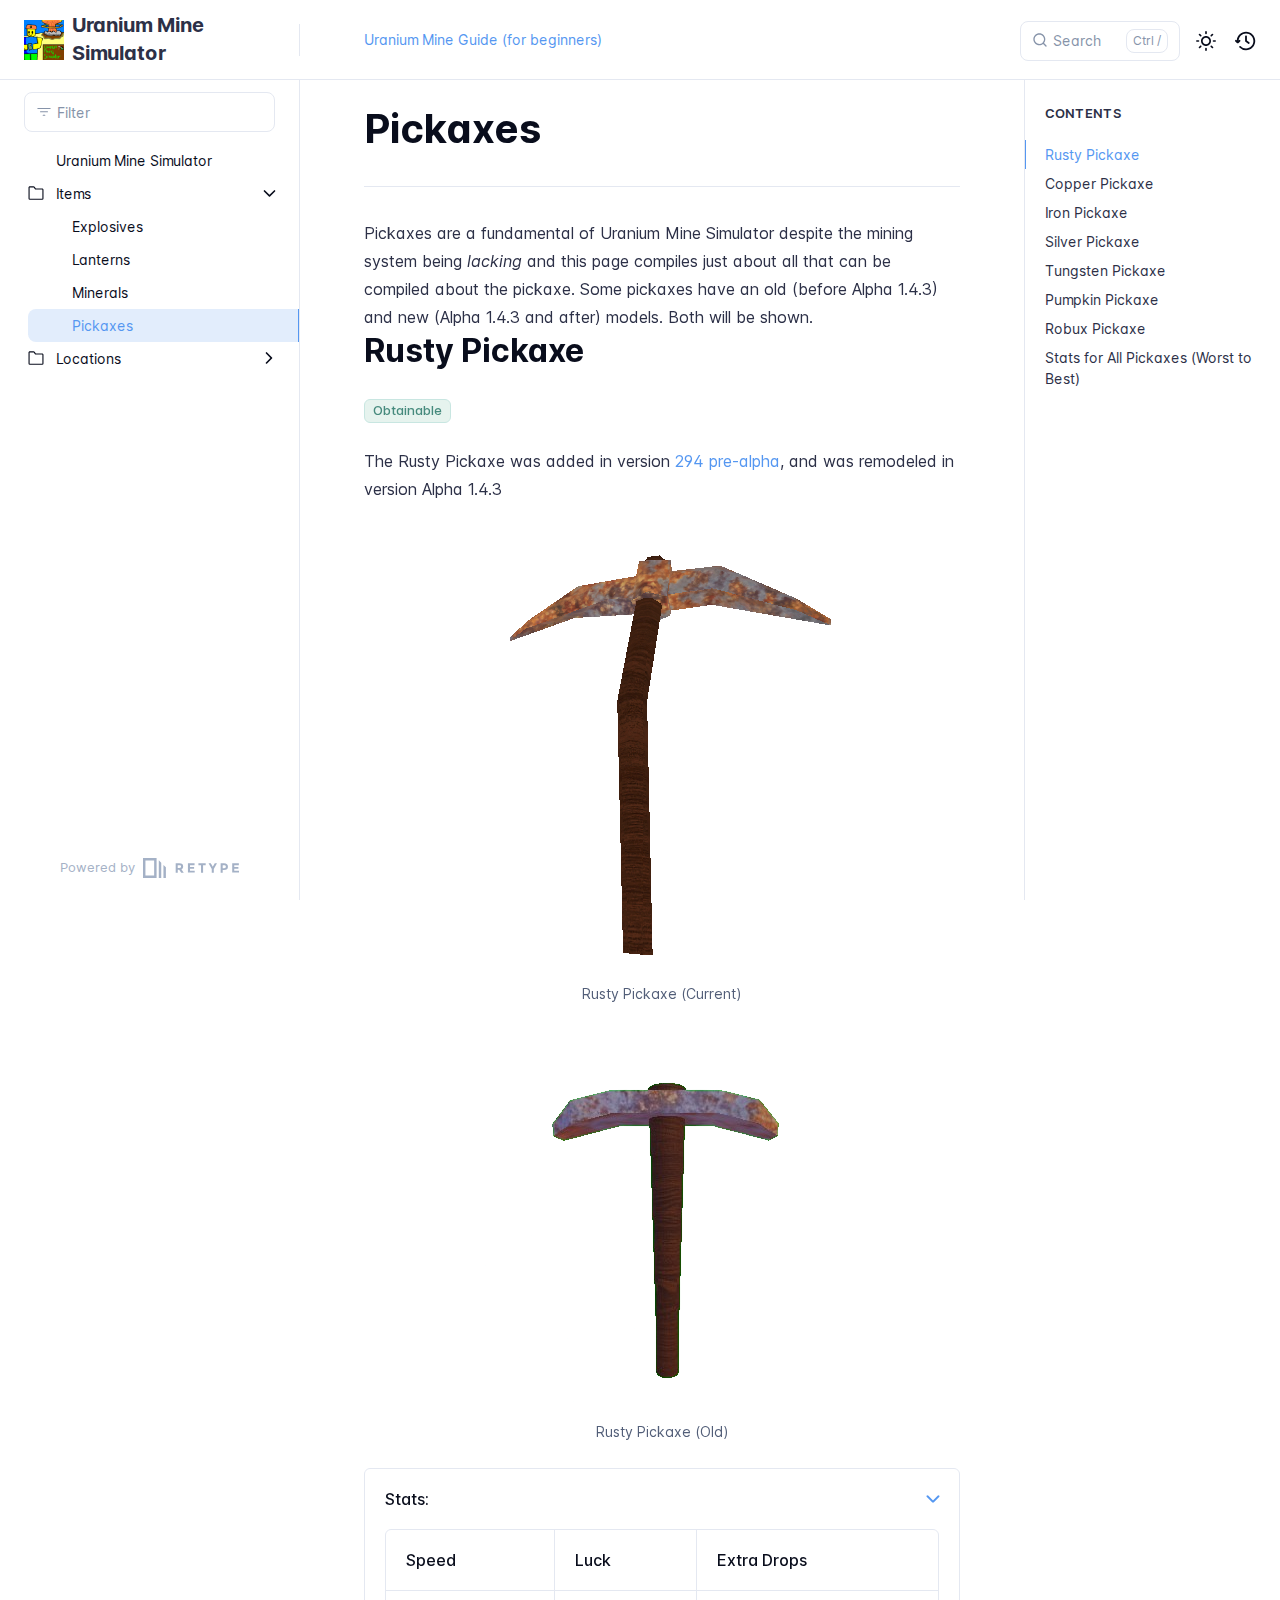
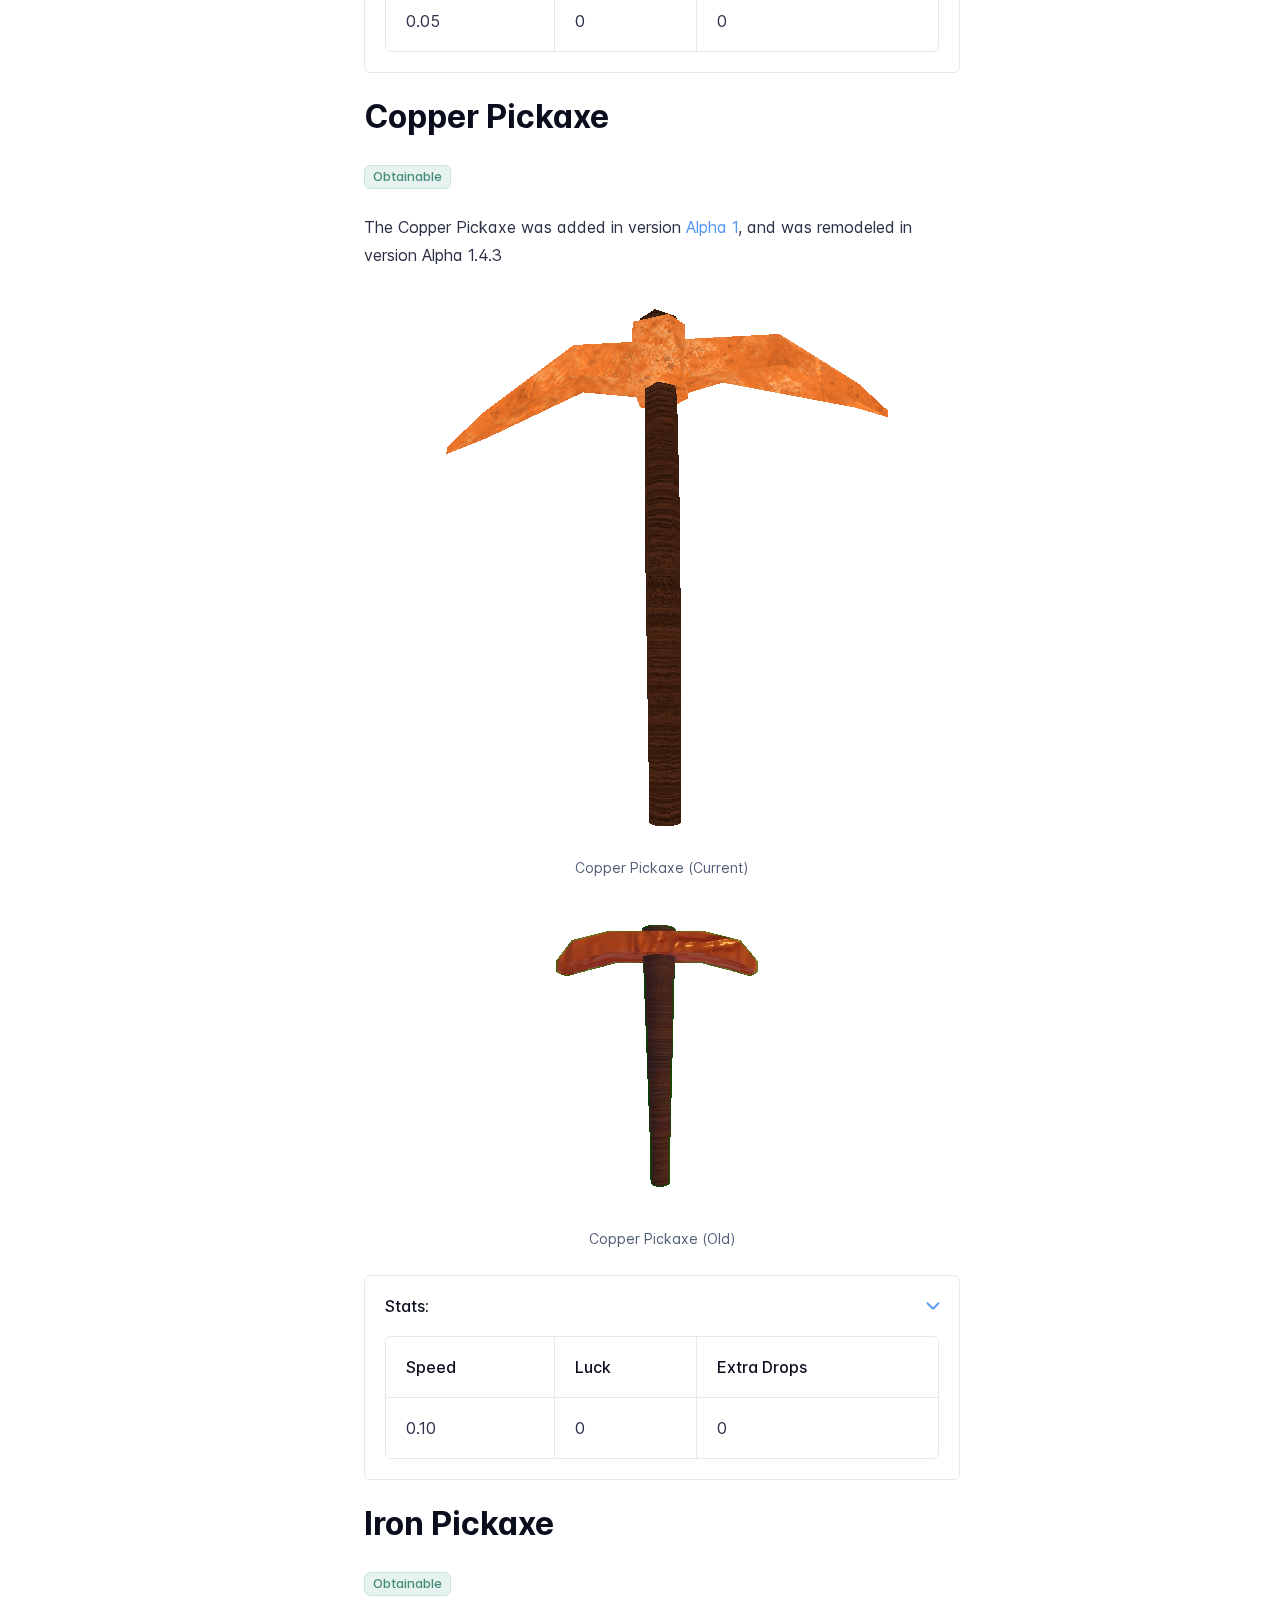
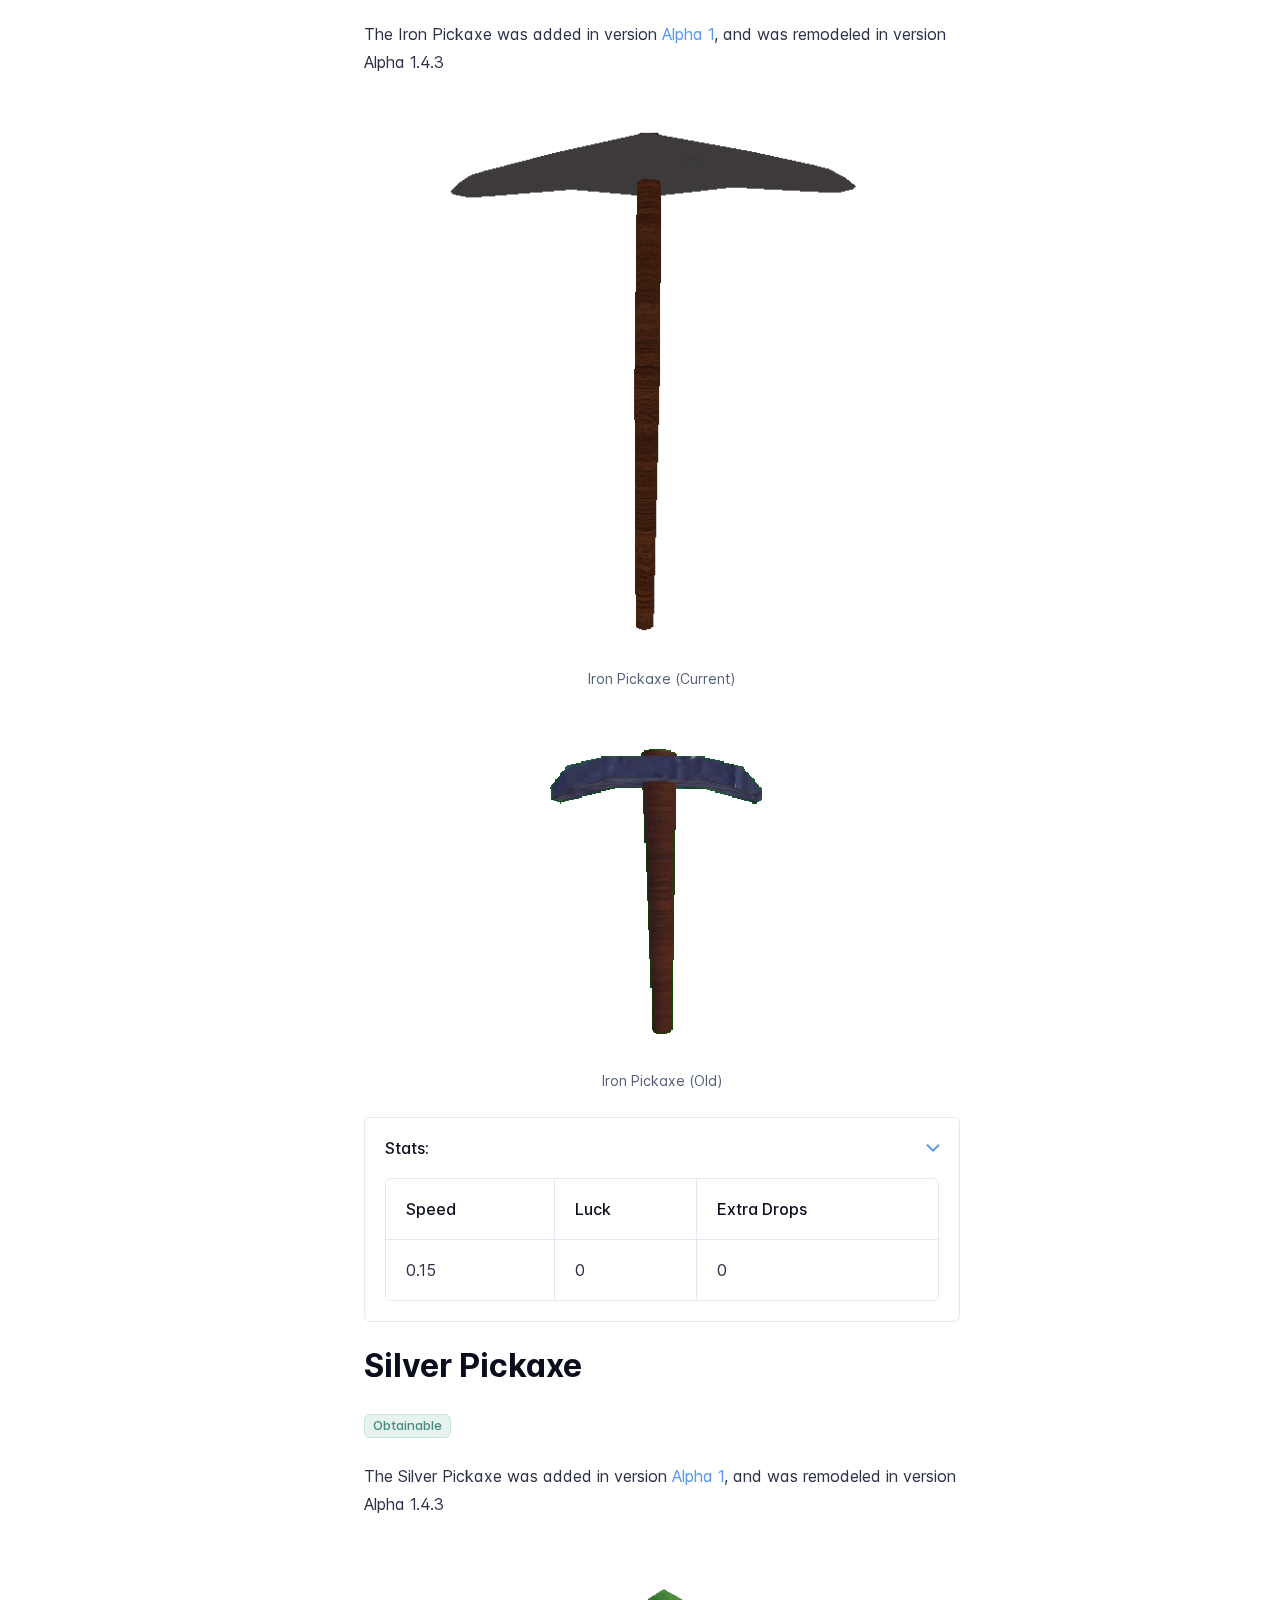
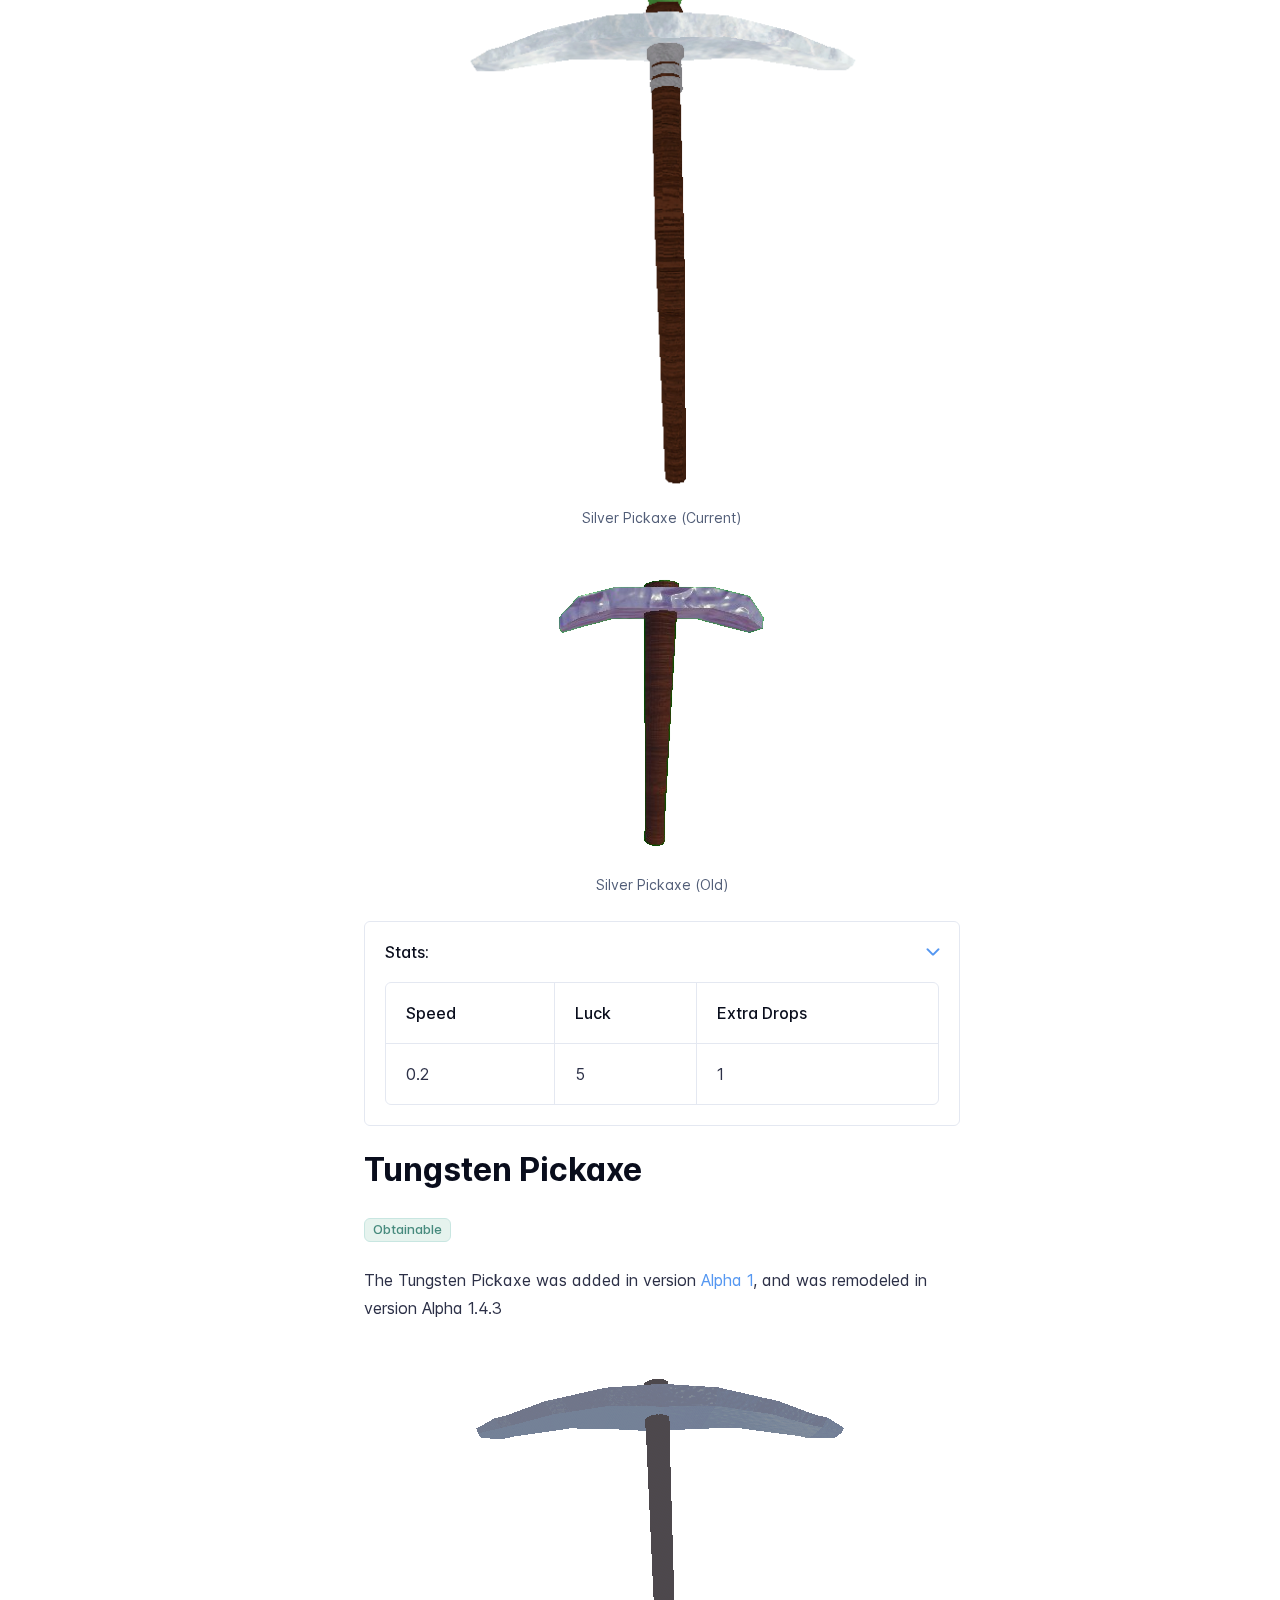
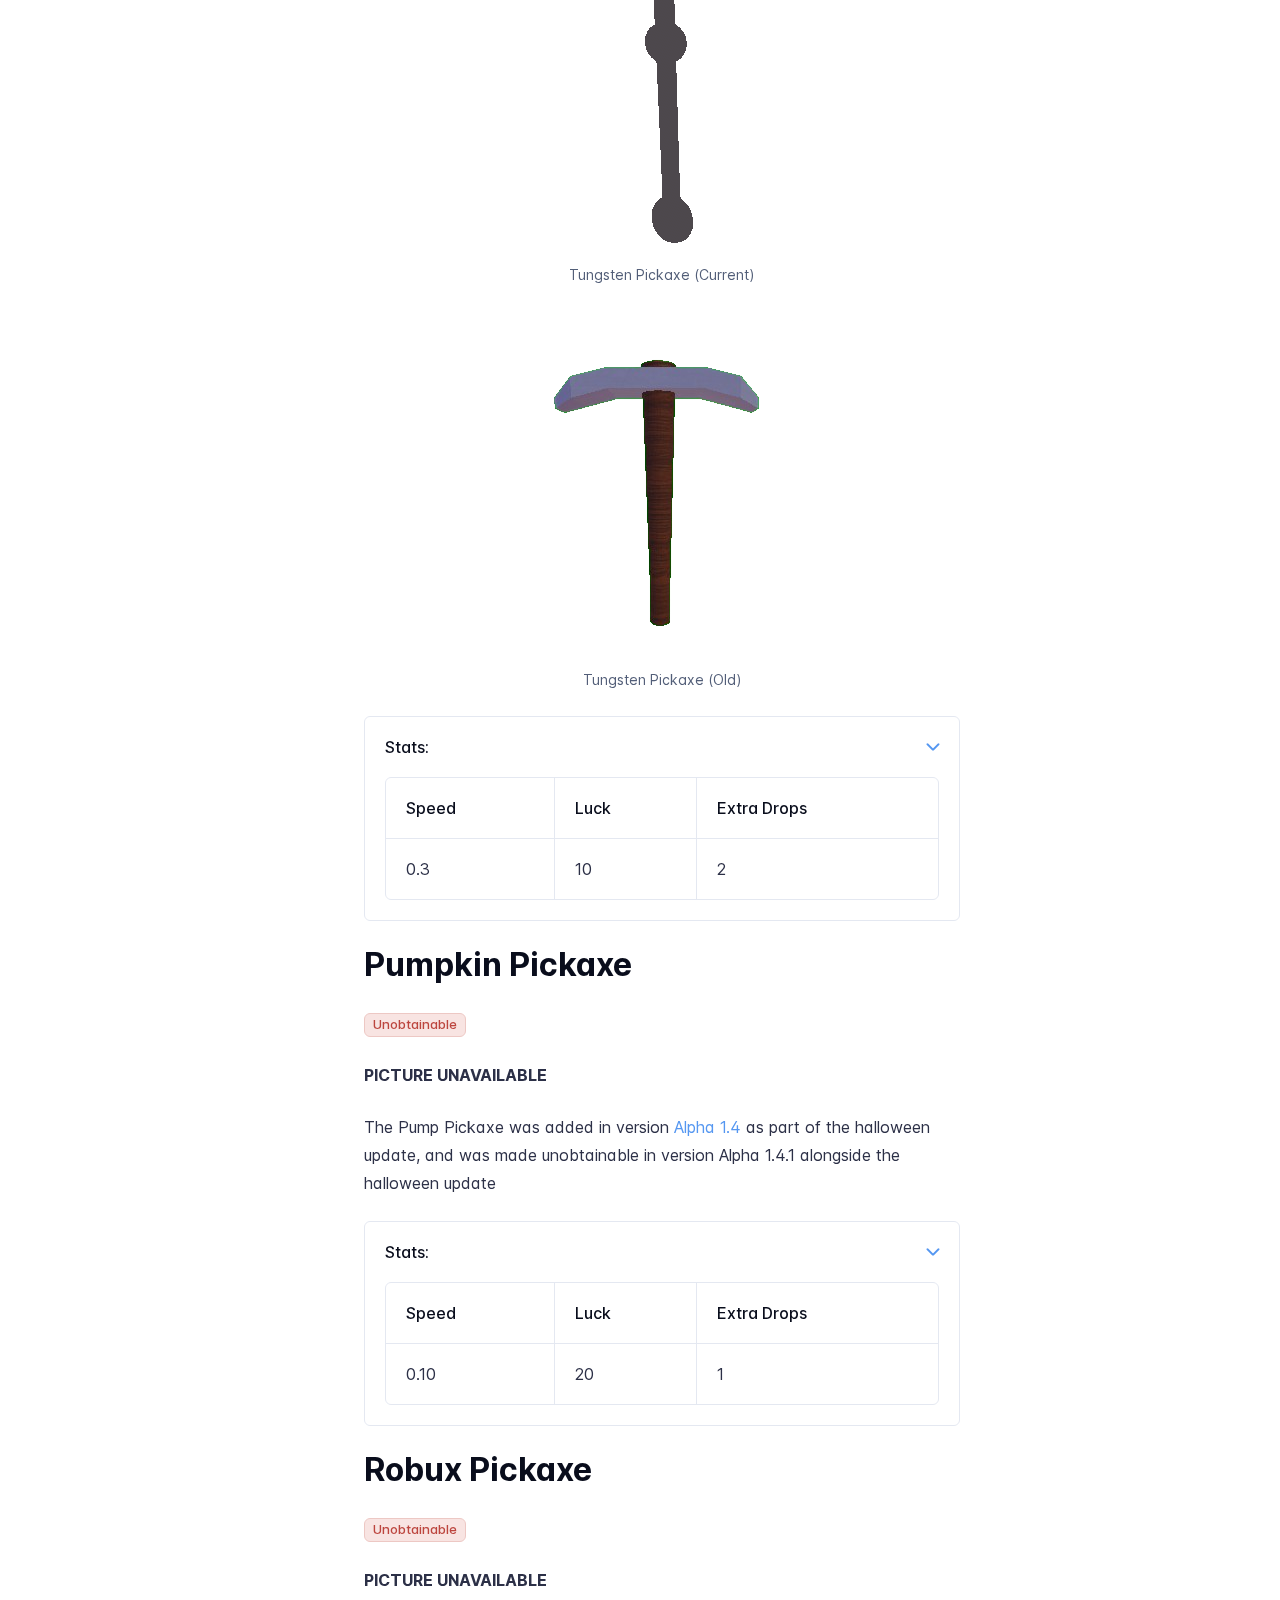
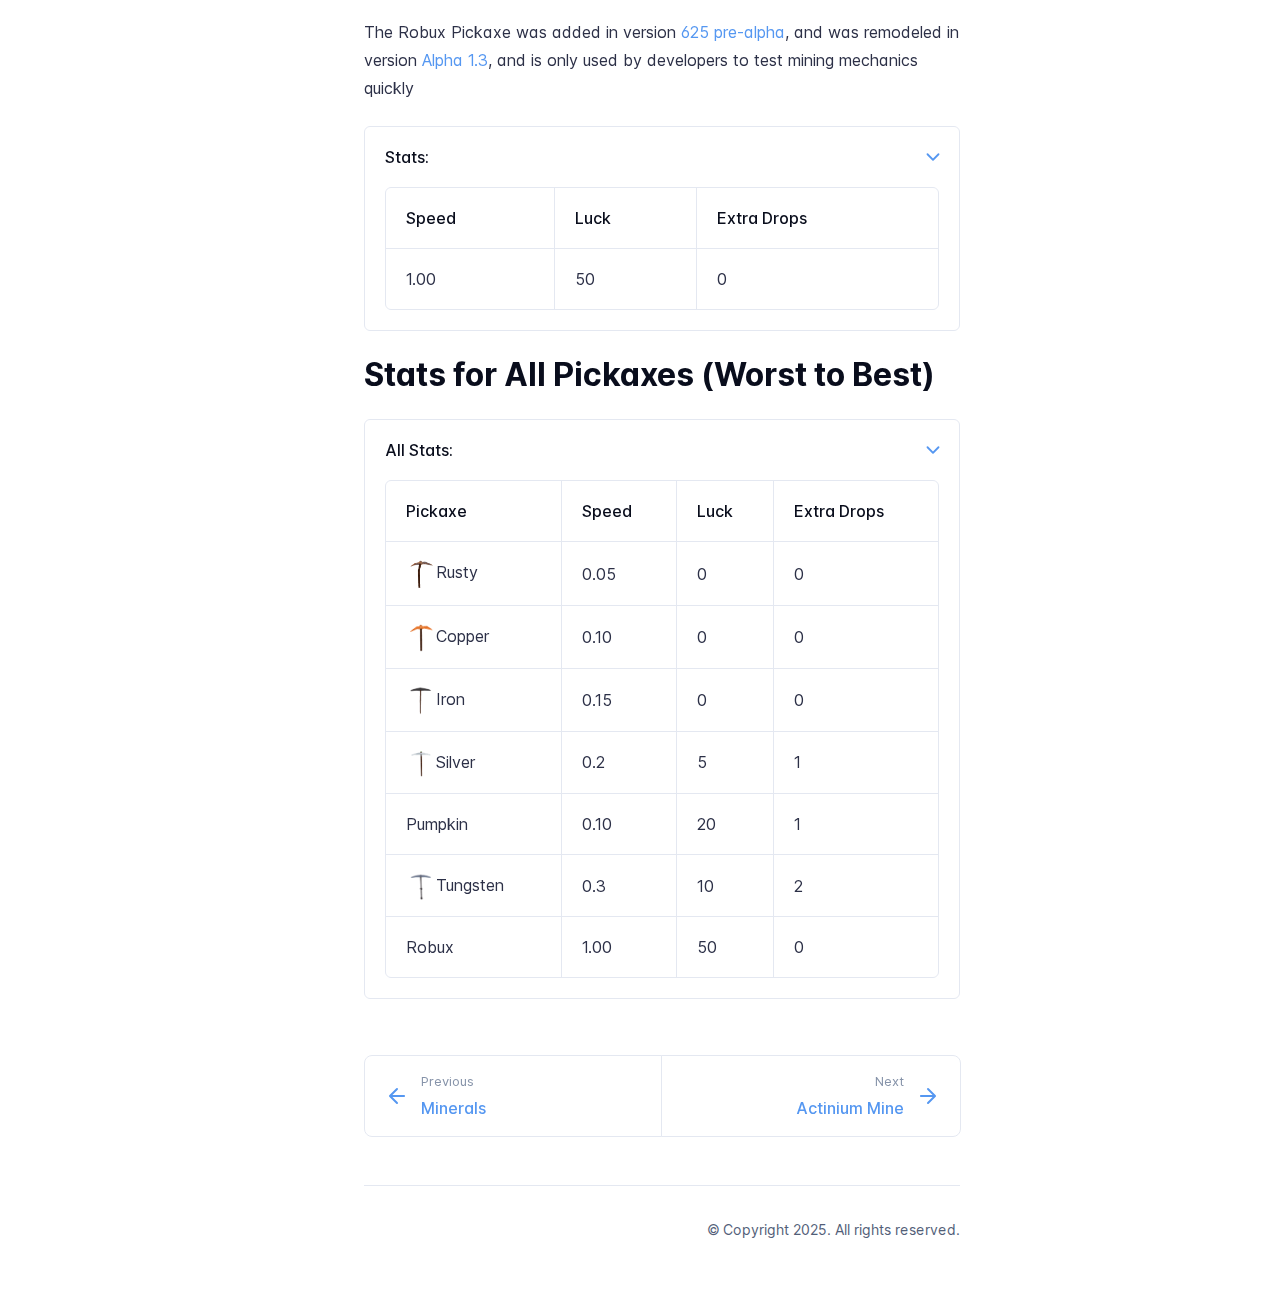
<file: items/pickaxes/index.html>
<!DOCTYPE html>
<html lang="en" class="h-full">
<head>
    <meta charset="UTF-8">
    <meta name="viewport" content="width=device-width,initial-scale=1">
    <meta name="turbo-cache-control" content="no-cache" data-turbo-track="reload" data-track-token="3.11.0.817501064261">

    <!-- See retype.com -->
    <meta name="generator" content="Retype 3.11.0">

    <!-- Primary Meta Tags -->
    <title>Pickaxes</title>
    <meta name="title" content="Pickaxes">
    <meta name="description" content="The Rusty Pickaxe was added in version 294 pre-alpha, and was remodeled in version Alpha 1.4.3 Rusty Pickaxe (Current)">

    <!-- Canonical -->
    <link rel="canonical" href="https://uranium-mine-company.pages.dev/items/pickaxes/">

    <!-- Open Graph / Facebook -->
    <meta property="og:type" content="website">
    <meta property="og:url" content="https://uranium-mine-company.pages.dev/items/pickaxes/">
    <meta property="og:title" content="Pickaxes">
    <meta property="og:description" content="The Rusty Pickaxe was added in version 294 pre-alpha, and was remodeled in version Alpha 1.4.3 Rusty Pickaxe (Current)">
    <meta property="og:image" content="https://uranium-mine-company.pages.dev/images/items/newrustypickaxe.png">

    <!-- Twitter -->
    <meta property="twitter:card" content="summary_large_image">
    <meta property="twitter:url" content="https://uranium-mine-company.pages.dev/items/pickaxes/">
    <meta property="twitter:title" content="Pickaxes">
    <meta property="twitter:description" content="The Rusty Pickaxe was added in version 294 pre-alpha, and was remodeled in version Alpha 1.4.3 Rusty Pickaxe (Current)">
    <meta property="twitter:image" content="https://uranium-mine-company.pages.dev/images/items/newrustypickaxe.png">

    <script data-cfasync="false">(function(){var cl=document.documentElement.classList,ls=localStorage.getItem("retype_scheme"),hd=cl.contains("dark"),hl=cl.contains("light"),wm=window.matchMedia&&window.matchMedia("(prefers-color-scheme: dark)").matches;if(ls==="dark"||(!ls&&wm&&!hd&&!hl)){cl.remove("light");cl.add("dark")}else if(ls==="light"||(!ls&&!wm&&!hd&&!hl)){cl.remove("dark");cl.add("light")}})();</script>

    <link href="../../logo.png" rel="icon">
    <link href="../../resources/css/retype.css?v=3.11.0.817501064261" rel="stylesheet">

    <script data-cfasync="false" src="../../resources/js/config.js?v=3.11.0.817501064261" data-turbo-eval="false" defer></script>
    <script data-cfasync="false" src="../../resources/js/retype.js?v=3.11.0" data-turbo-eval="false" defer></script>
    <script id="lunr-js" data-cfasync="false" src="../../resources/js/lunr.js?v=3.11.0.817501064261" data-turbo-eval="false" defer></script>
</head>
<body>
    <div id="retype-app" class="relative text-base antialiased text-base-text bg-base-bg font-body">
        <div class="absolute bottom-0 left-0" style="top: 5rem; right: 50%"></div>
    
        <header id="retype-header" class="sticky top-0 z-30 flex w-full h-16 bg-header-bg border-b border-header-border md:h-20">
            <div class="container relative flex items-center justify-between pr-6 grow md:justify-start">
                <!-- Mobile menu button skeleton -->
                <button v-cloak class="skeleton retype-mobile-menu-button flex items-center justify-center shrink-0 overflow-hidden dark:text-white focus:outline-none rounded-full w-10 h-10 ml-3.5 md:hidden"><svg xmlns="http://www.w3.org/2000/svg" class="mb-px shrink-0" width="24" height="24" viewBox="0 0 24 24" role="presentation" style="margin-bottom: 0px;"><g fill="currentColor"><path d="M2 4h20v2H2zM2 11h20v2H2zM2 18h20v2H2z"></path></g></svg></button>
                <div v-cloak id="retype-sidebar-left-toggle-button"></div>
        
                <!-- Logo -->
                <div class="flex items-center justify-between h-full py-2 md:w-75">
                    <div class="flex items-center px-2 md:px-6">
                        <a id="retype-branding-logo" href="../../" class="flex items-center leading-snug text-xl">
                            <span class="w-10 mr-2 grow-0 shrink-0 overflow-hidden">
                                <img class="max-h-10 dark:hidden md:inline-block" src="../../logo.png">
                                <img class="max-h-10 hidden dark:inline-block" src="../../logo.png">
                            </span>
                            <span class="dark:text-white font-bold line-clamp-1 md:line-clamp-2">Uranium Mine Simulator</span>
                        </a>
                    </div>
        
                    <span class="hidden h-8 border-r md:inline-block border-base-border"></span>
                </div>
        
                <div class="flex justify-between md:grow">
                    <!-- Top Nav -->
                    <nav id="retype-header-nav" class="hidden md:flex">
                        <ul class="flex flex-col mb-4 md:pl-16 md:mb-0 md:flex-row md:items-center">
                            <li class="mr-6">
                                <a class="py-2 md:mb-0 inline-flex items-center text-sm whitespace-nowrap transition-colors duration-200 ease-linear md:text-header-text font-header-text-weight hover:text-header-text-hover" href="https://uranium-mine-company.pages.dev/underconstruction">Uranium Mine Guide (for beginners)</a>
                            </li>
                            <li class="mr-6">
                                <a class="py-2 md:mb-0 inline-flex items-center text-sm whitespace-nowrap transition-colors duration-200 ease-linear md:text-header-tex font-header-text-weight hover:text-header-text-hover" href="https://discord.com/invite/B6Awa5SsKs">
                                    <img class="mb-px" width="18" alt="" src="../../discord.svg">
                                    
                                </a>
                            </li>
        
                        </ul>
                    </nav>
        
                    <!-- Header Right Skeleton -->
                    <div v-cloak class="flex justify-end grow skeleton">
        
                        <!-- Search input mock -->
                        <div class="relative hidden w-40 lg:block lg:max-w-sm lg:ml-auto">
                            <div class="absolute flex items-center justify-center h-full pl-3 dark:text-dark-300">
                                <svg xmlns="http://www.w3.org/2000/svg" class="icon-base" width="16" height="16" viewBox="0 0 24 24" aria-labelledby="icon" role="presentation" style="margin-bottom: 1px;"><g fill="currentColor" ><path d="M21.71 20.29l-3.68-3.68A8.963 8.963 0 0020 11c0-4.96-4.04-9-9-9s-9 4.04-9 9 4.04 9 9 9c2.12 0 4.07-.74 5.61-1.97l3.68 3.68c.2.19.45.29.71.29s.51-.1.71-.29c.39-.39.39-1.03 0-1.42zM4 11c0-3.86 3.14-7 7-7s7 3.14 7 7c0 1.92-.78 3.66-2.04 4.93-.01.01-.02.01-.02.01-.01.01-.01.01-.01.02A6.98 6.98 0 0111 18c-3.86 0-7-3.14-7-7z" ></path></g></svg>
                            </div>
                            <input class="w-full h-10 placeholder-search-placeholder transition-colors duration-200 ease-in bg-search-bg border border-transparent rounded md:text-sm hover:border-search-border-hover focus:outline-none focus:border-search-border-focus" style="padding: 0.625rem 0.75rem 0.625rem 2rem" type="text" placeholder="Search">
                        </div>
        
                        <!-- Mobile search button -->
                        <div class="flex items-center justify-center w-10 h-10 lg:hidden">
                            <svg xmlns="http://www.w3.org/2000/svg" class="shrink-0 icon-base" width="20" height="20" viewBox="0 0 24 24" aria-labelledby="icon" role="presentation" style="margin-bottom: 0px;"><g fill="currentColor" ><path d="M21.71 20.29l-3.68-3.68A8.963 8.963 0 0020 11c0-4.96-4.04-9-9-9s-9 4.04-9 9 4.04 9 9 9c2.12 0 4.07-.74 5.61-1.97l3.68 3.68c.2.19.45.29.71.29s.51-.1.71-.29c.39-.39.39-1.03 0-1.42zM4 11c0-3.86 3.14-7 7-7s7 3.14 7 7c0 1.92-.78 3.66-2.04 4.93-.01.01-.02.01-.02.01-.01.01-.01.01-.01.02A6.98 6.98 0 0111 18c-3.86 0-7-3.14-7-7z" ></path></g></svg>
                        </div>
        
                        <!-- Dark mode switch placeholder -->
                        <div class="w-10 h-10 lg:ml-2"></div>
        
                        <!-- History button -->
                        <div class="flex items-center justify-center w-10 h-10" style="margin-right: -0.625rem;">
                            <svg xmlns="http://www.w3.org/2000/svg" class="shrink-0 icon-base" width="22" height="22" viewBox="0 0 24 24" aria-labelledby="icon" role="presentation" style="margin-bottom: 0px;"><g fill="currentColor" ><g ><path d="M12.01 6.01c-.55 0-1 .45-1 1V12a1 1 0 00.4.8l3 2.22a.985.985 0 001.39-.2.996.996 0 00-.21-1.4l-2.6-1.92V7.01c.02-.55-.43-1-.98-1z"></path><path d="M12.01 1.91c-5.33 0-9.69 4.16-10.05 9.4l-.29-.26a.997.997 0 10-1.34 1.48l1.97 1.79c.19.17.43.26.67.26s.48-.09.67-.26l1.97-1.79a.997.997 0 10-1.34-1.48l-.31.28c.34-4.14 3.82-7.41 8.05-7.41 4.46 0 8.08 3.63 8.08 8.09s-3.63 8.08-8.08 8.08c-2.18 0-4.22-.85-5.75-2.4a.996.996 0 10-1.42 1.4 10.02 10.02 0 007.17 2.99c5.56 0 10.08-4.52 10.08-10.08.01-5.56-4.52-10.09-10.08-10.09z"></path></g></g></svg>
                        </div>
                    </div>
        
                    <div v-cloak class="flex justify-end grow">
                        <div id="retype-mobile-search-button"></div>
                        <doc-search-desktop></doc-search-desktop>
        
                        <doc-theme-switch class="lg:ml-2"></doc-theme-switch>
                        <doc-history></doc-history>
                    </div>
                </div>
            </div>
        </header>
    
    
        <div id="retype-container" class="container relative flex bg-white">
            <!-- Sidebar Skeleton -->
            <div v-cloak class="fixed flex flex-col shrink-0 duration-300 ease-in-out bg-sidebar-left-bg border-sidebar-left-border sidebar top-20 w-75 border-r h-screen md:sticky transition-transform skeleton">
            
                <div class="flex items-center h-16 px-6">
                    <input class="w-full h-8 px-3 py-2 transition-colors duration-200 ease-linear bg-filter-bg border border-filter-border rounded shadow-none text-sm focus:outline-none focus:border-filter-border-focus" type="text" placeholder="Filter">
                </div>
            
                <div class="pl-6 mt-1 mb-4">
                    <div class="w-32 h-3 mb-4 bg-skeleton-bg rounded-full loading"></div>
                    <div class="w-48 h-3 mb-4 bg-skeleton-bg rounded-full loading"></div>
                    <div class="w-40 h-3 mb-4 bg-skeleton-bg rounded-full loading"></div>
                    <div class="w-32 h-3 mb-4 bg-skeleton-bg rounded-full loading"></div>
                    <div class="w-48 h-3 mb-4 bg-skeleton-bg rounded-full loading"></div>
                    <div class="w-40 h-3 mb-4 bg-skeleton-bg rounded-full loading"></div>
                </div>
            
                <div class="shrink-0 mt-auto bg-transparent dark:border-base-border">
                    <a class="flex items-center justify-center flex-nowrap h-16 text-gray-350 dark:text-dark-400 hover:text-gray-600 dark:hover:text-dark-300 transition-colors duration-150 ease-in docs-powered-by" target="_blank" href="https://retype.com/" rel="noopener">
                        <span class="text-xs whitespace-nowrap">Powered by</span>
                        <svg xmlns="http://www.w3.org/2000/svg" class="ml-2" fill="currentColor" width="96" height="20" overflow="visible"><path d="M0 0v20h13.59V0H0zm11.15 17.54H2.44V2.46h8.71v15.08zM15.8 20h2.44V4.67L15.8 2.22zM20.45 6.89V20h2.44V9.34z"/><g><path d="M40.16 8.44c0 1.49-.59 2.45-1.75 2.88l2.34 3.32h-2.53l-2.04-2.96h-1.43v2.96h-2.06V5.36h3.5c1.43 0 2.46.24 3.07.73s.9 1.27.9 2.35zm-2.48 1.1c.26-.23.38-.59.38-1.09 0-.5-.13-.84-.4-1.03s-.73-.28-1.39-.28h-1.54v2.75h1.5c.72 0 1.2-.12 1.45-.35zM51.56 5.36V7.2h-4.59v1.91h4.13v1.76h-4.13v1.92h4.74v1.83h-6.79V5.36h6.64zM60.09 7.15v7.48h-2.06V7.15h-2.61V5.36h7.28v1.79h-2.61zM70.81 14.64h-2.06v-3.66l-3.19-5.61h2.23l1.99 3.45 1.99-3.45H74l-3.19 5.61v3.66zM83.99 6.19c.65.55.97 1.4.97 2.55s-.33 1.98-1 2.51-1.68.8-3.04.8h-1.23v2.59h-2.06V5.36h3.26c1.42 0 2.45.28 3.1.83zm-1.51 3.65c.25-.28.37-.69.37-1.22s-.16-.92-.48-1.14c-.32-.23-.82-.34-1.5-.34H79.7v3.12h1.38c.68 0 1.15-.14 1.4-.42zM95.85 5.36V7.2h-4.59v1.91h4.13v1.76h-4.13v1.92H96v1.83h-6.79V5.36h6.64z"/></g></svg>
                    </a>
                </div>
            </div>
            
            <!-- Sidebar component -->
            <doc-sidebar v-cloak>
                <template #sidebar-footer>
                    <div class="shrink-0 mt-auto border-t md:bg-transparent md:border-none dark:border-base-border">
            
                        <div class="py-3 px-6 md:hidden border-b dark:border-base-border">
                            <nav>
                                <ul class="flex flex-wrap justify-center items-center">
                                    <li class="mr-6">
                                        <a class="block py-1 inline-flex items-center text-sm whitespace-nowrap transition-colors duration-200 ease-linear md:text-header-text font-header-text-weight hover:text-header-text-hover" href="https://uranium-mine-company.pages.dev/underconstruction">Uranium Mine Guide (for beginners)</a>
                                    </li>
                                    <li class="mr-6">
                                        <a class="block py-1 inline-flex items-center text-sm whitespace-nowrap transition-colors duration-200 ease-linear md:text-header-tex font-header-text-weight hover:text-header-text-hover" href="https://discord.com/invite/B6Awa5SsKs">
                                            <img class="mb-px" width="18" alt="" src="../../discord.svg">
                                            
                                        </a>
                                    </li>
            
                                </ul>
                            </nav>
                        </div>
            
                        <a class="flex items-center justify-center flex-nowrap h-16 text-gray-350 dark:text-dark-400 hover:text-gray-600 dark:hover:text-dark-300 transition-colors duration-150 ease-in docs-powered-by" target="_blank" href="https://retype.com/" rel="noopener">
                            <span class="text-xs whitespace-nowrap">Powered by</span>
                            <svg xmlns="http://www.w3.org/2000/svg" class="ml-2" fill="currentColor" width="96" height="20" overflow="visible"><path d="M0 0v20h13.59V0H0zm11.15 17.54H2.44V2.46h8.71v15.08zM15.8 20h2.44V4.67L15.8 2.22zM20.45 6.89V20h2.44V9.34z"/><g><path d="M40.16 8.44c0 1.49-.59 2.45-1.75 2.88l2.34 3.32h-2.53l-2.04-2.96h-1.43v2.96h-2.06V5.36h3.5c1.43 0 2.46.24 3.07.73s.9 1.27.9 2.35zm-2.48 1.1c.26-.23.38-.59.38-1.09 0-.5-.13-.84-.4-1.03s-.73-.28-1.39-.28h-1.54v2.75h1.5c.72 0 1.2-.12 1.45-.35zM51.56 5.36V7.2h-4.59v1.91h4.13v1.76h-4.13v1.92h4.74v1.83h-6.79V5.36h6.64zM60.09 7.15v7.48h-2.06V7.15h-2.61V5.36h7.28v1.79h-2.61zM70.81 14.64h-2.06v-3.66l-3.19-5.61h2.23l1.99 3.45 1.99-3.45H74l-3.19 5.61v3.66zM83.99 6.19c.65.55.97 1.4.97 2.55s-.33 1.98-1 2.51-1.68.8-3.04.8h-1.23v2.59h-2.06V5.36h3.26c1.42 0 2.45.28 3.1.83zm-1.51 3.65c.25-.28.37-.69.37-1.22s-.16-.92-.48-1.14c-.32-.23-.82-.34-1.5-.34H79.7v3.12h1.38c.68 0 1.15-.14 1.4-.42zM95.85 5.36V7.2h-4.59v1.91h4.13v1.76h-4.13v1.92H96v1.83h-6.79V5.36h6.64z"/></g></svg>
                        </a>
                    </div>
                </template>
            </doc-sidebar>
    
            <div class="grow min-w-0 bg-body-bg">
                <!-- Render "toolbar" template here on api pages --><!-- Render page content -->
                <div class="flex">
                    <div id="retype-main" class="min-w-0 p-4 grow md:px-16">
                        <main class="relative pb-12 lg:pt-2">
                            <div class="retype-markdown" id="retype-content">
                                <!-- Rendered if sidebar right is enabled -->
                                <div id="retype-sidebar-right-toggle"></div>
                                <!-- Page content  -->
<doc-anchor-target id="pickaxes" class="break-words">
    <h1>
        <doc-anchor-trigger class="header-anchor-trigger" to="#pickaxes">#</doc-anchor-trigger>
        <span>Pickaxes</span>
    </h1>
</doc-anchor-target>
<hr>
Pickaxes are a fundamental of Uranium Mine Simulator despite the mining system being <i>lacking</i> and this page compiles just about all that can be compiled about the pickaxe. Some pickaxes have an old (before Alpha 1.4.3) and new (Alpha 1.4.3 and after) models. Both will be shown.
<doc-anchor-target id="rusty-pickaxe">
    <h2>
        <doc-anchor-trigger class="header-anchor-trigger" to="#rusty-pickaxe">#</doc-anchor-trigger>
        <span>Rusty Pickaxe</span>
    </h2>
</doc-anchor-target>
<p><span class="no-link inline-flex align-middle items-center justify-center font-medium leading-none whitespace-nowrap text-badge-success-text bg-badge-success border border-badge-success-border h-6 px-2 text-xs rounded-md">
    <span>Obtainable</span>
</span></p>
<p>The Rusty Pickaxe was added in version <a href="../../#version-294">294 pre-alpha</a>, and was remodeled in version Alpha 1.4.3
<figure class="content-center">
    <img src="../../images/items/newrustypickaxe.png" alt="Rusty Pickaxe (Current)" class="rounded-image-rounded border-image-border border-image-border-width" />
    <figcaption class="caption">Rusty Pickaxe (Current)</figcaption>
</figure>
</p>
<p><figure class="content-center">
    <img src="../../images/items/oldrustypickaxe.png" alt="Rusty Pickaxe (Old)" class="rounded-image-rounded border-image-border border-image-border-width" />
    <figcaption class="caption">Rusty Pickaxe (Old)</figcaption>
</figure>
</p>
<doc-panel id="stats">
    <template #title>Stats:</template>
<div class="table-wrapper scrollbar overflow-hidden">
<table class="comfortable">
<thead>
<tr>
<th>Speed</th>
<th>Luck</th>
<th>Extra Drops</th>
</tr>
</thead>
<tbody>
<tr>
<td>0.05</td>
<td>0</td>
<td>0</td>
</tr>
</tbody>
</table>
</div>
</doc-panel>
<doc-anchor-target id="copper-pickaxe">
    <h2>
        <doc-anchor-trigger class="header-anchor-trigger" to="#copper-pickaxe">#</doc-anchor-trigger>
        <span>Copper Pickaxe</span>
    </h2>
</doc-anchor-target>
<p><span class="no-link inline-flex align-middle items-center justify-center font-medium leading-none whitespace-nowrap text-badge-success-text bg-badge-success border border-badge-success-border h-6 px-2 text-xs rounded-md">
    <span>Obtainable</span>
</span></p>
<p>The Copper Pickaxe was added in version <a href="../../#version-766-alpha-10">Alpha 1</a>, and was remodeled in version Alpha 1.4.3
<figure class="content-center">
    <img src="../../images/items/newcopperpickaxe.png" alt="Copper Pickaxe (Current)" class="rounded-image-rounded border-image-border border-image-border-width" />
    <figcaption class="caption">Copper Pickaxe (Current)</figcaption>
</figure>
</p>
<p><figure class="content-center">
    <img src="../../images/items/oldcopperpickaxe.png" alt="Copper Pickaxe (Old)" class="rounded-image-rounded border-image-border border-image-border-width" />
    <figcaption class="caption">Copper Pickaxe (Old)</figcaption>
</figure>
</p>
<doc-panel id="stats">
    <template #title>Stats:</template>
<div class="table-wrapper scrollbar overflow-hidden">
<table class="comfortable">
<thead>
<tr>
<th>Speed</th>
<th>Luck</th>
<th>Extra Drops</th>
</tr>
</thead>
<tbody>
<tr>
<td>0.10</td>
<td>0</td>
<td>0</td>
</tr>
</tbody>
</table>
</div>
</doc-panel>
<doc-anchor-target id="iron-pickaxe">
    <h2>
        <doc-anchor-trigger class="header-anchor-trigger" to="#iron-pickaxe">#</doc-anchor-trigger>
        <span>Iron Pickaxe</span>
    </h2>
</doc-anchor-target>
<p><span class="no-link inline-flex align-middle items-center justify-center font-medium leading-none whitespace-nowrap text-badge-success-text bg-badge-success border border-badge-success-border h-6 px-2 text-xs rounded-md">
    <span>Obtainable</span>
</span></p>
<p>The Iron Pickaxe was added in version <a href="../../#version-766-alpha-10">Alpha 1</a>, and was remodeled in version Alpha 1.4.3
<figure class="content-center">
    <img src="../../images/items/newironpickaxe.png" alt="Iron Pickaxe (Current)" class="rounded-image-rounded border-image-border border-image-border-width" />
    <figcaption class="caption">Iron Pickaxe (Current)</figcaption>
</figure>
</p>
<p><figure class="content-center">
    <img src="../../images/items/oldironpickaxe.png" alt="Iron Pickaxe (Old)" class="rounded-image-rounded border-image-border border-image-border-width" />
    <figcaption class="caption">Iron Pickaxe (Old)</figcaption>
</figure>
</p>
<doc-panel id="stats">
    <template #title>Stats:</template>
<div class="table-wrapper scrollbar overflow-hidden">
<table class="comfortable">
<thead>
<tr>
<th>Speed</th>
<th>Luck</th>
<th>Extra Drops</th>
</tr>
</thead>
<tbody>
<tr>
<td>0.15</td>
<td>0</td>
<td>0</td>
</tr>
</tbody>
</table>
</div>
</doc-panel>
<doc-anchor-target id="silver-pickaxe">
    <h2>
        <doc-anchor-trigger class="header-anchor-trigger" to="#silver-pickaxe">#</doc-anchor-trigger>
        <span>Silver Pickaxe</span>
    </h2>
</doc-anchor-target>
<p><span class="no-link inline-flex align-middle items-center justify-center font-medium leading-none whitespace-nowrap text-badge-success-text bg-badge-success border border-badge-success-border h-6 px-2 text-xs rounded-md">
    <span>Obtainable</span>
</span></p>
<p>The Silver Pickaxe was added in version <a href="../../#version-766-alpha-10">Alpha 1</a>, and was remodeled in version Alpha 1.4.3
<figure class="content-center">
    <img src="../../images/items/newsilverpickaxe.png" alt="Silver Pickaxe (Current)" class="rounded-image-rounded border-image-border border-image-border-width" />
    <figcaption class="caption">Silver Pickaxe (Current)</figcaption>
</figure>
</p>
<p><figure class="content-center">
    <img src="../../images/items/oldsilverpickaxe.png" alt="Silver Pickaxe (Old)" class="rounded-image-rounded border-image-border border-image-border-width" />
    <figcaption class="caption">Silver Pickaxe (Old)</figcaption>
</figure>
</p>
<doc-panel id="stats">
    <template #title>Stats:</template>
<div class="table-wrapper scrollbar overflow-hidden">
<table class="comfortable">
<thead>
<tr>
<th>Speed</th>
<th>Luck</th>
<th>Extra Drops</th>
</tr>
</thead>
<tbody>
<tr>
<td>0.2</td>
<td>5</td>
<td>1</td>
</tr>
</tbody>
</table>
</div>
</doc-panel>
<doc-anchor-target id="tungsten-pickaxe">
    <h2>
        <doc-anchor-trigger class="header-anchor-trigger" to="#tungsten-pickaxe">#</doc-anchor-trigger>
        <span>Tungsten Pickaxe</span>
    </h2>
</doc-anchor-target>
<p><span class="no-link inline-flex align-middle items-center justify-center font-medium leading-none whitespace-nowrap text-badge-success-text bg-badge-success border border-badge-success-border h-6 px-2 text-xs rounded-md">
    <span>Obtainable</span>
</span></p>
<p>The Tungsten Pickaxe was added in version <a href="../../#version-766-alpha-10">Alpha 1</a>, and was remodeled in version Alpha 1.4.3
<figure class="content-center">
    <img src="../../images/items/newtungstenpickaxe.png" alt="Tungsten Pickaxe (Current)" class="rounded-image-rounded border-image-border border-image-border-width" />
    <figcaption class="caption">Tungsten Pickaxe (Current)</figcaption>
</figure>
</p>
<p><figure class="content-center">
    <img src="../../images/items/oldtungstenpickaxe.png" alt="Tungsten Pickaxe (Old)" class="rounded-image-rounded border-image-border border-image-border-width" />
    <figcaption class="caption">Tungsten Pickaxe (Old)</figcaption>
</figure>
</p>
<doc-panel id="stats">
    <template #title>Stats:</template>
<div class="table-wrapper scrollbar overflow-hidden">
<table class="comfortable">
<thead>
<tr>
<th>Speed</th>
<th>Luck</th>
<th>Extra Drops</th>
</tr>
</thead>
<tbody>
<tr>
<td>0.3</td>
<td>10</td>
<td>2</td>
</tr>
</tbody>
</table>
</div>
</doc-panel>
<doc-anchor-target id="pumpkin-pickaxe">
    <h2>
        <doc-anchor-trigger class="header-anchor-trigger" to="#pumpkin-pickaxe">#</doc-anchor-trigger>
        <span>Pumpkin Pickaxe</span>
    </h2>
</doc-anchor-target>
<p><span class="no-link inline-flex align-middle items-center justify-center font-medium leading-none whitespace-nowrap text-badge-danger-text bg-badge-danger border border-badge-danger-border h-6 px-2 text-xs rounded-md">
    <span>Unobtainable</span>
</span></p>
<p><strong>PICTURE UNAVAILABLE</strong></p>
<p>The Pump Pickaxe was added in version <a href="../../#version-2376-alpha-14">Alpha 1.4</a> as part of the halloween update, and was made unobtainable in version Alpha 1.4.1 alongside the halloween update</p>
<doc-panel id="stats">
    <template #title>Stats:</template>
<div class="table-wrapper scrollbar overflow-hidden">
<table class="comfortable">
<thead>
<tr>
<th>Speed</th>
<th>Luck</th>
<th>Extra Drops</th>
</tr>
</thead>
<tbody>
<tr>
<td>0.10</td>
<td>20</td>
<td>1</td>
</tr>
</tbody>
</table>
</div>
</doc-panel>
<doc-anchor-target id="robux-pickaxe">
    <h2>
        <doc-anchor-trigger class="header-anchor-trigger" to="#robux-pickaxe">#</doc-anchor-trigger>
        <span>Robux Pickaxe</span>
    </h2>
</doc-anchor-target>
<p><span class="no-link inline-flex align-middle items-center justify-center font-medium leading-none whitespace-nowrap text-badge-danger-text bg-badge-danger border border-badge-danger-border h-6 px-2 text-xs rounded-md">
    <span>Unobtainable</span>
</span></p>
<p><strong>PICTURE UNAVAILABLE</strong></p>
<p>The Robux Pickaxe was added in version <a href="../../#version-625">625 pre-alpha</a>, and was remodeled in version <a href="../../#version-1062-alpha-13">Alpha 1.3</a>, and is only used by developers to test mining mechanics quickly</p>
<doc-panel id="stats">
    <template #title>Stats:</template>
<div class="table-wrapper scrollbar overflow-hidden">
<table class="comfortable">
<thead>
<tr>
<th>Speed</th>
<th>Luck</th>
<th>Extra Drops</th>
</tr>
</thead>
<tbody>
<tr>
<td>1.00</td>
<td>50</td>
<td>0</td>
</tr>
</tbody>
</table>
</div>
</doc-panel>
<doc-anchor-target id="stats-for-all-pickaxes-worst-to-best">
    <h2>
        <doc-anchor-trigger class="header-anchor-trigger" to="#stats-for-all-pickaxes-worst-to-best">#</doc-anchor-trigger>
        <span>Stats for All Pickaxes (Worst to Best)</span>
    </h2>
</doc-anchor-target>
<doc-panel id="all-stats">
    <template #title>All Stats:</template>
<div class="table-wrapper scrollbar overflow-hidden">
<table class="comfortable">
<thead>
<tr>
<th>Pickaxe</th>
<th>Speed</th>
<th>Luck</th>
<th>Extra Drops</th>
</tr>
</thead>
<tbody>
<tr>
<td><img src="/images/items/newrustypickaxe.png" width="30px">Rusty</td>
<td>0.05</td>
<td>0</td>
<td>0</td>
</tr>
<tr>
<td><img src="/images/items/newcopperpickaxe.png" width="30px">Copper</td>
<td>0.10</td>
<td>0</td>
<td>0</td>
</tr>
<tr>
<td><img src="/images/items/newironpickaxe.png" width="30px">Iron</td>
<td>0.15</td>
<td>0</td>
<td>0</td>
</tr>
<tr>
<td><img src="/images/items/newsilverpickaxe.png" width="30px">Silver</td>
<td>0.2</td>
<td>5</td>
<td>1</td>
</tr>
<tr>
<td>Pumpkin</td>
<td>0.10</td>
<td>20</td>
<td>1</td>
</tr>
<tr>
<td><img src="/images/items/newtungstenpickaxe.png" width="30px">Tungsten</td>
<td>0.3</td>
<td>10</td>
<td>2</td>
</tr>
<tr>
<td>Robux</td>
<td>1.00</td>
<td>50</td>
<td>0</td>
</tr>
</tbody>
</table>
</div>
</doc-panel>

                                
                                <!-- Required only on API pages -->
                                <doc-toolbar-member-filter-no-results></doc-toolbar-member-filter-no-results>
                            </div>
                            <footer id="retype-content-footer" class="clear-both">
                            
                                <nav id="retype-nextprev" class="print:hidden flex mt-14">
                                    <div class="w-1/2">
                                        <a class="px-5 py-4 h-full flex items-center break-normal font-medium text-body-link border border-base-border hover:border-base-border-hover rounded-l-lg transition-colors duration-150 relative hover:z-5" href="../../items/minerals/">
                                            <svg xmlns="http://www.w3.org/2000/svg" class="mr-3" width="24" height="24" viewBox="0 0 24 24" fill="currentColor" overflow="visible"><path d="M19 11H7.41l5.29-5.29a.996.996 0 10-1.41-1.41l-7 7a1 1 0 000 1.42l7 7a1.024 1.024 0 001.42-.01.996.996 0 000-1.41L7.41 13H19c.55 0 1-.45 1-1s-.45-1-1-1z" /><path fill="none" d="M0 0h24v24H0z" /></svg>
                                            <span>
                                                <span class="block text-xs font-normal text-base-text-muted">Previous</span>
                                                <span class="block mt-1">Minerals</span>
                                            </span>
                                        </a>
                                    </div>
                            
                                    <div class="w-1/2">
                                        <a class="px-5 py-4 -mx-px h-full flex items-center justify-end break-normal font-medium text-body-link border border-base-border hover:border-base-border-hover rounded-r-lg transition-colors duration-150 relative hover:z-5" href="../../locations/actinium-mine/">
                                            <span>
                                                <span class="block text-xs font-normal text-right text-base-text-muted">Next</span>
                                                <span class="block mt-1">Actinium Mine</span>
                                            </span>
                                            <svg xmlns="http://www.w3.org/2000/svg" class="ml-3" width="24" height="24" viewBox="0 0 24 24" fill="currentColor" overflow="visible"><path d="M19.92 12.38a1 1 0 00-.22-1.09l-7-7a.996.996 0 10-1.41 1.41l5.3 5.3H5c-.55 0-1 .45-1 1s.45 1 1 1h11.59l-5.29 5.29a.996.996 0 000 1.41c.19.2.44.3.7.3s.51-.1.71-.29l7-7c.09-.09.16-.21.21-.33z" /><path fill="none" d="M0 0h24v24H0z" /></svg>
                                        </a>
                                    </div>
                                </nav>
                            </footer>
                        </main>
                
                        <div id="retype-page-footer" class="print:border-none border-t border-base-border pt-6 mb-8">
                            <footer class="flex flex-wrap items-center justify-between print:justify-center">
                                <div id="retype-footer-links" class="print:hidden">
                                    <ul class="flex flex-wrap items-center text-sm">
                                    </ul>
                                </div>
                                <div id="retype-copyright" class="print:justify-center py-2 text-footer-text font-footer-link-weight text-sm leading-relaxed"><p>© Copyright 2025. All rights reserved.</p></div>
                            </footer>
                        </div>
                    </div>
                
                    <!-- Rendered if sidebar right is enabled -->
                    <!-- Sidebar right skeleton-->
                    <div v-cloak class="fixed top-0 bottom-0 right-0 translate-x-full bg-sidebar-right-bg border-sidebar-right-border lg:sticky lg:border-l lg:shrink-0 lg:pt-6 lg:transform-none sm:w-1/2 lg:w-64 lg:z-0 md:w-104 sidebar-right skeleton">
                        <div class="pl-5">
                            <div class="w-32 h-3 mb-4 bg-skeleton-bg rounded-full loading"></div>
                            <div class="w-48 h-3 mb-4 bg-skeleton-bg rounded-full loading"></div>
                            <div class="w-40 h-3 mb-4 bg-skeleton-bg rounded-full loading"></div>
                        </div>
                    </div>
                
                    <!-- User should be able to hide sidebar right -->
                    <doc-sidebar-right v-cloak></doc-sidebar-right>
                </div>

            </div>
        </div>
    
        <doc-search-mobile></doc-search-mobile>
        <doc-back-to-top></doc-back-to-top>
    </div>


    <div id="retype-overlay-target"></div>

    <script data-cfasync="false">window.__DOCS__ = { "title": "Pickaxes", level: 2, icon: "file", hasPrism: false, hasMermaid: false, hasMath: false, tocDepth: 23 }</script>
</body>
</html>
</file>
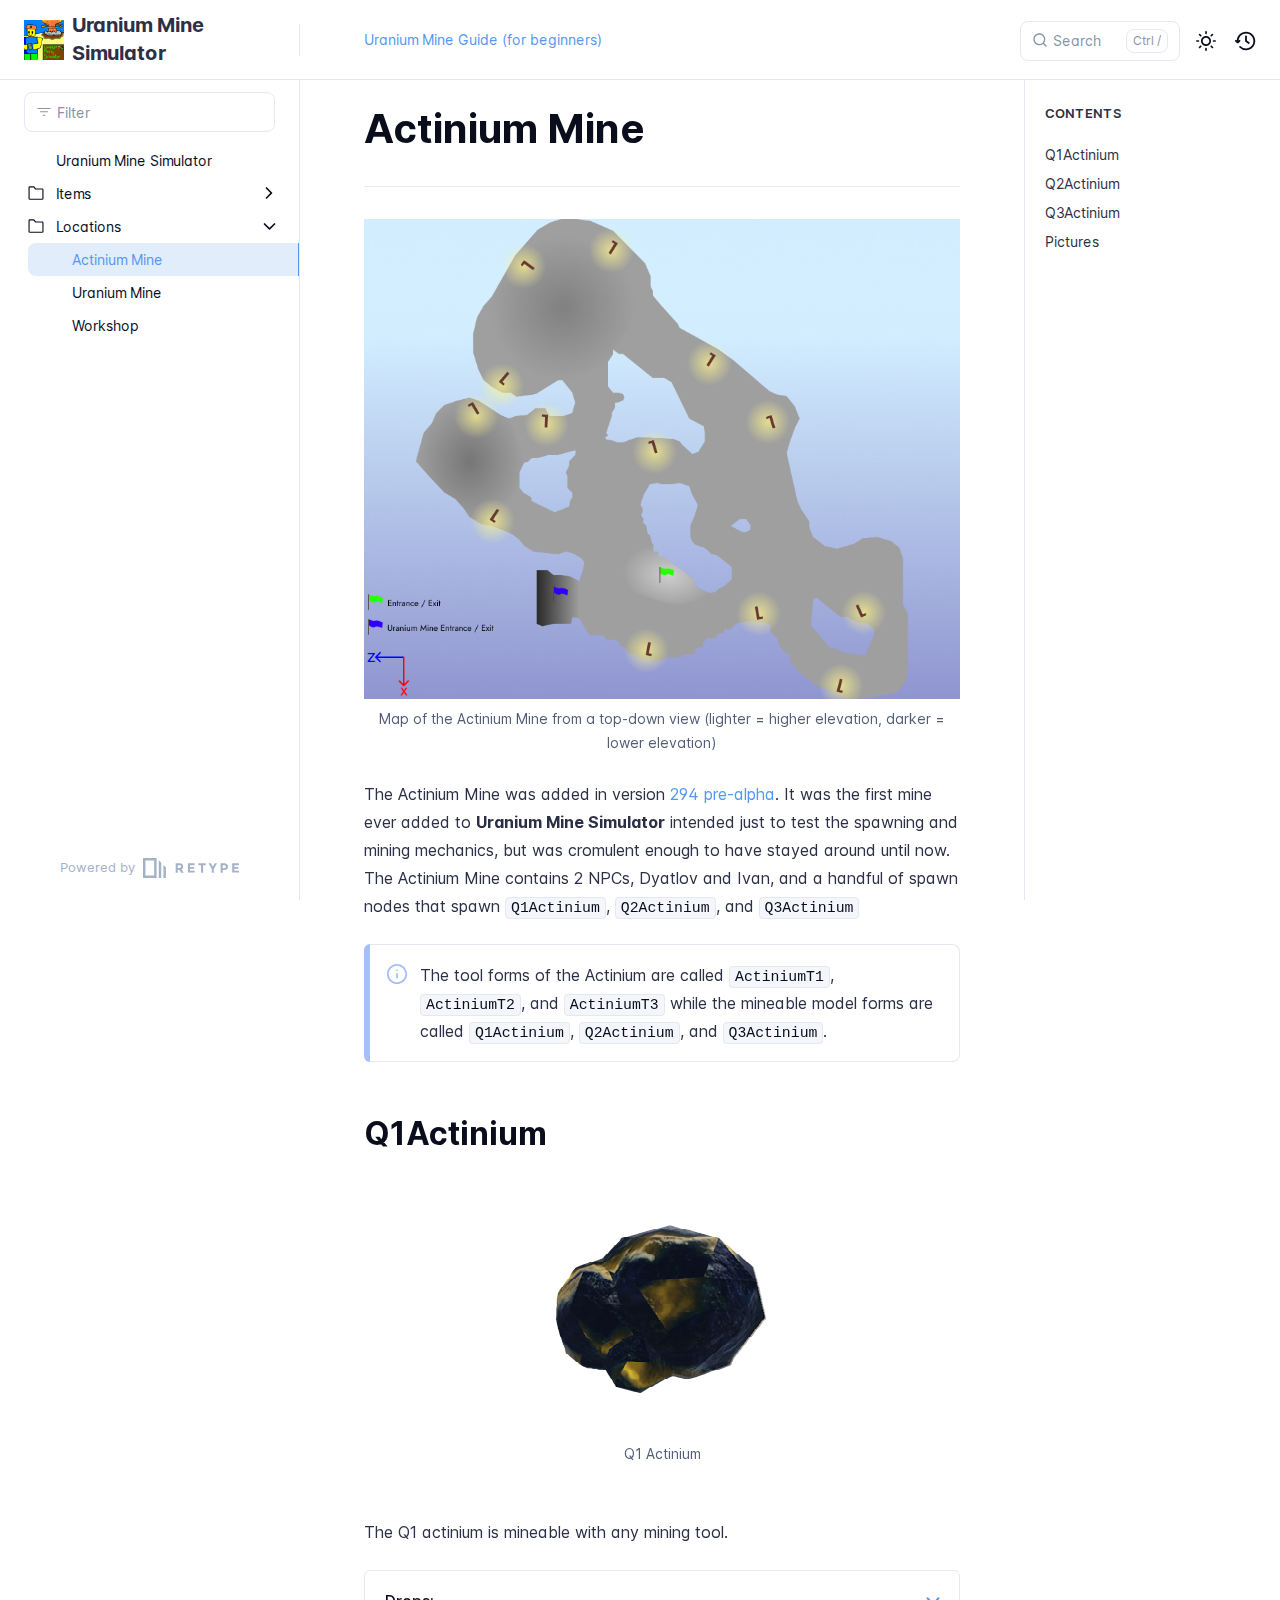
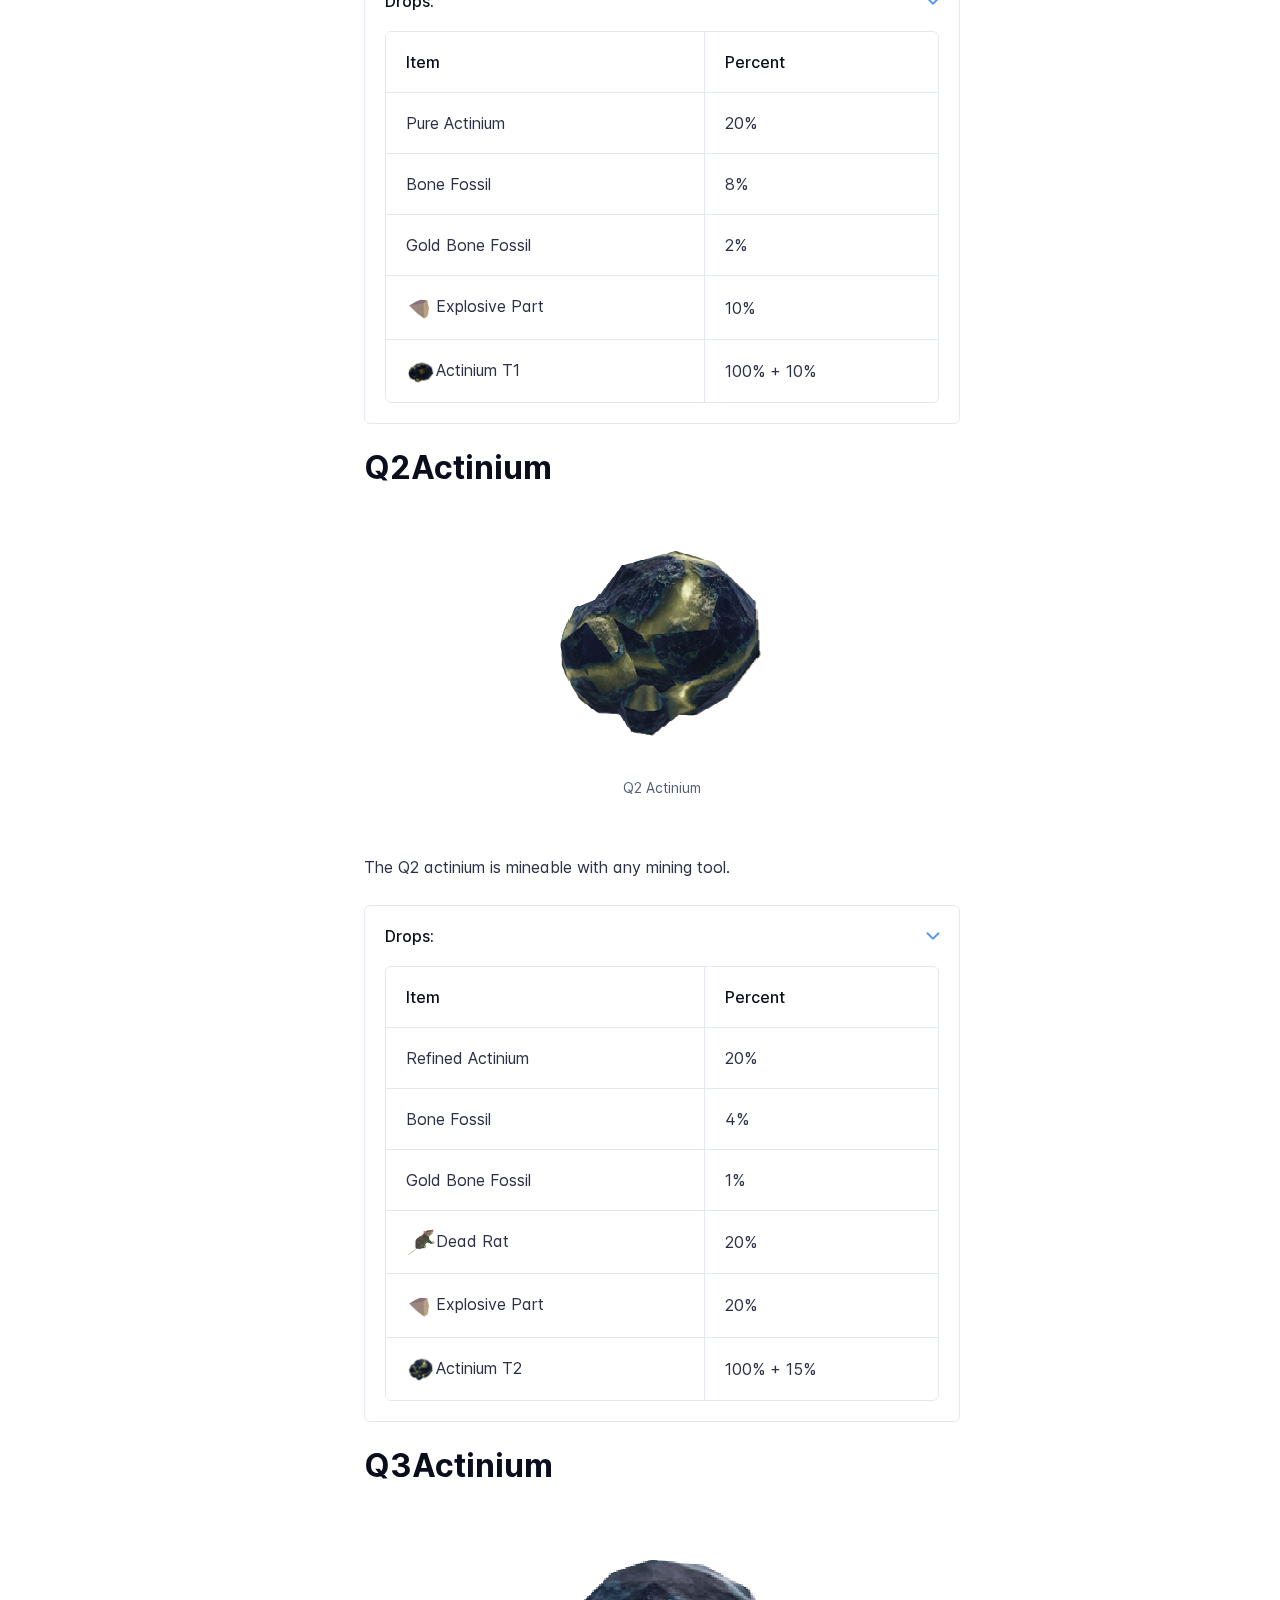
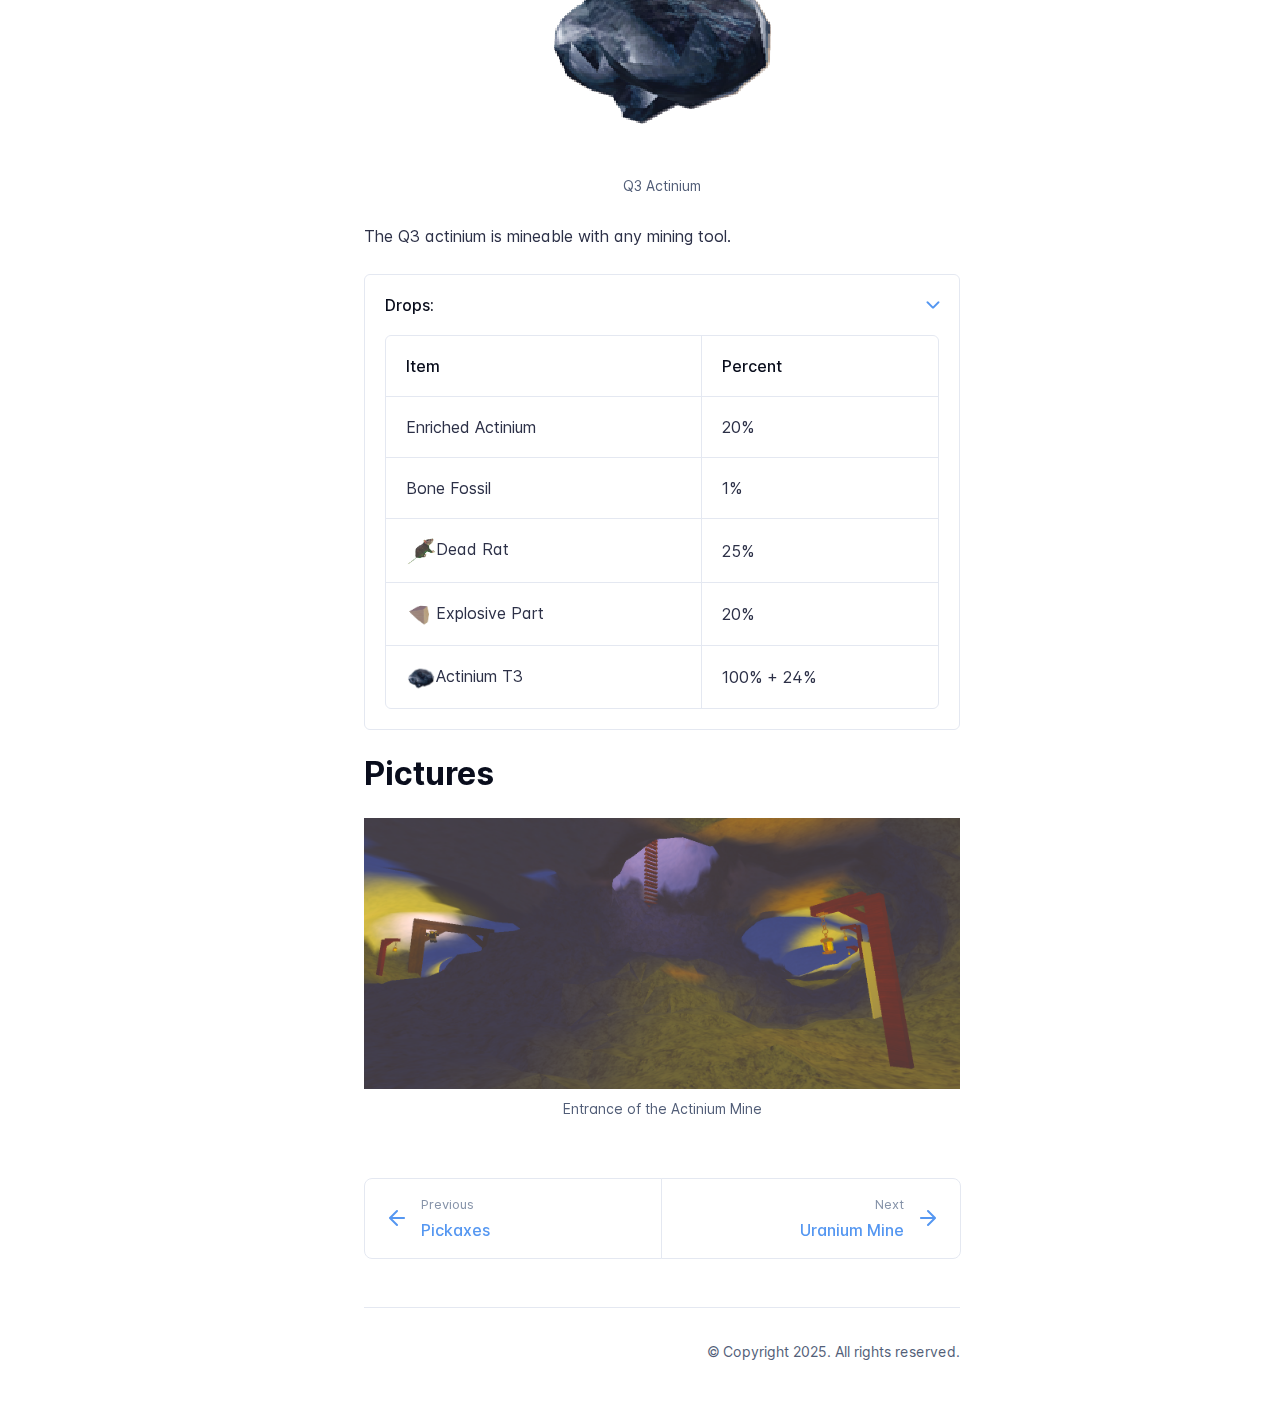
<file: locations/actinium-mine/index.html>
<!DOCTYPE html>
<html lang="en" class="h-full">
<head>
    <meta charset="UTF-8">
    <meta name="viewport" content="width=device-width,initial-scale=1">
    <meta name="turbo-cache-control" content="no-cache" data-turbo-track="reload" data-track-token="3.11.0.817501201833">

    <!-- See retype.com -->
    <meta name="generator" content="Retype 3.11.0">

    <!-- Primary Meta Tags -->
    <title>Actinium Mine</title>
    <meta name="title" content="Actinium Mine">
    <meta name="description" content="Map of the Actinium Mine from a top-down view (lighter = higher elevation, darker = lower elevation)">

    <!-- Canonical -->
    <link rel="canonical" href="https://uranium-mine-company.pages.dev/locations/actinium-mine/">

    <!-- Open Graph / Facebook -->
    <meta property="og:type" content="website">
    <meta property="og:url" content="https://uranium-mine-company.pages.dev/locations/actinium-mine/">
    <meta property="og:title" content="Actinium Mine">
    <meta property="og:description" content="Map of the Actinium Mine from a top-down view (lighter = higher elevation, darker = lower elevation)">
    <meta property="og:image" content="https://uranium-mine-company.pages.dev/images/locations/actiniumminemap.png">

    <!-- Twitter -->
    <meta property="twitter:card" content="summary_large_image">
    <meta property="twitter:url" content="https://uranium-mine-company.pages.dev/locations/actinium-mine/">
    <meta property="twitter:title" content="Actinium Mine">
    <meta property="twitter:description" content="Map of the Actinium Mine from a top-down view (lighter = higher elevation, darker = lower elevation)">
    <meta property="twitter:image" content="https://uranium-mine-company.pages.dev/images/locations/actiniumminemap.png">

    <script data-cfasync="false">(function(){var cl=document.documentElement.classList,ls=localStorage.getItem("retype_scheme"),hd=cl.contains("dark"),hl=cl.contains("light"),wm=window.matchMedia&&window.matchMedia("(prefers-color-scheme: dark)").matches;if(ls==="dark"||(!ls&&wm&&!hd&&!hl)){cl.remove("light");cl.add("dark")}else if(ls==="light"||(!ls&&!wm&&!hd&&!hl)){cl.remove("dark");cl.add("light")}})();</script>

    <link href="../../logo.png" rel="icon">
    <link href="../../resources/css/retype.css?v=3.11.0.817501201833" rel="stylesheet">

    <script data-cfasync="false" src="../../resources/js/config.js?v=3.11.0.817501201833" data-turbo-eval="false" defer></script>
    <script data-cfasync="false" src="../../resources/js/retype.js?v=3.11.0" data-turbo-eval="false" defer></script>
    <script id="lunr-js" data-cfasync="false" src="../../resources/js/lunr.js?v=3.11.0.817501201833" data-turbo-eval="false" defer></script>
</head>
<body>
    <div id="retype-app" class="relative text-base antialiased text-base-text bg-base-bg font-body">
        <div class="absolute bottom-0 left-0" style="top: 5rem; right: 50%"></div>
    
        <header id="retype-header" class="sticky top-0 z-30 flex w-full h-16 bg-header-bg border-b border-header-border md:h-20">
            <div class="container relative flex items-center justify-between pr-6 grow md:justify-start">
                <!-- Mobile menu button skeleton -->
                <button v-cloak class="skeleton retype-mobile-menu-button flex items-center justify-center shrink-0 overflow-hidden dark:text-white focus:outline-none rounded-full w-10 h-10 ml-3.5 md:hidden"><svg xmlns="http://www.w3.org/2000/svg" class="mb-px shrink-0" width="24" height="24" viewBox="0 0 24 24" role="presentation" style="margin-bottom: 0px;"><g fill="currentColor"><path d="M2 4h20v2H2zM2 11h20v2H2zM2 18h20v2H2z"></path></g></svg></button>
                <div v-cloak id="retype-sidebar-left-toggle-button"></div>
        
                <!-- Logo -->
                <div class="flex items-center justify-between h-full py-2 md:w-75">
                    <div class="flex items-center px-2 md:px-6">
                        <a id="retype-branding-logo" href="../../" class="flex items-center leading-snug text-xl">
                            <span class="w-10 mr-2 grow-0 shrink-0 overflow-hidden">
                                <img class="max-h-10 dark:hidden md:inline-block" src="../../logo.png">
                                <img class="max-h-10 hidden dark:inline-block" src="../../logo.png">
                            </span>
                            <span class="dark:text-white font-bold line-clamp-1 md:line-clamp-2">Uranium Mine Simulator</span>
                        </a>
                    </div>
        
                    <span class="hidden h-8 border-r md:inline-block border-base-border"></span>
                </div>
        
                <div class="flex justify-between md:grow">
                    <!-- Top Nav -->
                    <nav id="retype-header-nav" class="hidden md:flex">
                        <ul class="flex flex-col mb-4 md:pl-16 md:mb-0 md:flex-row md:items-center">
                            <li class="mr-6">
                                <a class="py-2 md:mb-0 inline-flex items-center text-sm whitespace-nowrap transition-colors duration-200 ease-linear md:text-header-text font-header-text-weight hover:text-header-text-hover" href="https://uranium-mine-company.pages.dev/underconstruction">Uranium Mine Guide (for beginners)</a>
                            </li>
                            <li class="mr-6">
                                <a class="py-2 md:mb-0 inline-flex items-center text-sm whitespace-nowrap transition-colors duration-200 ease-linear md:text-header-tex font-header-text-weight hover:text-header-text-hover" href="https://discord.com/invite/B6Awa5SsKs">
                                    <img class="mb-px" width="18" alt="" src="../../discord.svg">
                                    
                                </a>
                            </li>
        
                        </ul>
                    </nav>
        
                    <!-- Header Right Skeleton -->
                    <div v-cloak class="flex justify-end grow skeleton">
        
                        <!-- Search input mock -->
                        <div class="relative hidden w-40 lg:block lg:max-w-sm lg:ml-auto">
                            <div class="absolute flex items-center justify-center h-full pl-3 dark:text-dark-300">
                                <svg xmlns="http://www.w3.org/2000/svg" class="icon-base" width="16" height="16" viewBox="0 0 24 24" aria-labelledby="icon" role="presentation" style="margin-bottom: 1px;"><g fill="currentColor" ><path d="M21.71 20.29l-3.68-3.68A8.963 8.963 0 0020 11c0-4.96-4.04-9-9-9s-9 4.04-9 9 4.04 9 9 9c2.12 0 4.07-.74 5.61-1.97l3.68 3.68c.2.19.45.29.71.29s.51-.1.71-.29c.39-.39.39-1.03 0-1.42zM4 11c0-3.86 3.14-7 7-7s7 3.14 7 7c0 1.92-.78 3.66-2.04 4.93-.01.01-.02.01-.02.01-.01.01-.01.01-.01.02A6.98 6.98 0 0111 18c-3.86 0-7-3.14-7-7z" ></path></g></svg>
                            </div>
                            <input class="w-full h-10 placeholder-search-placeholder transition-colors duration-200 ease-in bg-search-bg border border-transparent rounded md:text-sm hover:border-search-border-hover focus:outline-none focus:border-search-border-focus" style="padding: 0.625rem 0.75rem 0.625rem 2rem" type="text" placeholder="Search">
                        </div>
        
                        <!-- Mobile search button -->
                        <div class="flex items-center justify-center w-10 h-10 lg:hidden">
                            <svg xmlns="http://www.w3.org/2000/svg" class="shrink-0 icon-base" width="20" height="20" viewBox="0 0 24 24" aria-labelledby="icon" role="presentation" style="margin-bottom: 0px;"><g fill="currentColor" ><path d="M21.71 20.29l-3.68-3.68A8.963 8.963 0 0020 11c0-4.96-4.04-9-9-9s-9 4.04-9 9 4.04 9 9 9c2.12 0 4.07-.74 5.61-1.97l3.68 3.68c.2.19.45.29.71.29s.51-.1.71-.29c.39-.39.39-1.03 0-1.42zM4 11c0-3.86 3.14-7 7-7s7 3.14 7 7c0 1.92-.78 3.66-2.04 4.93-.01.01-.02.01-.02.01-.01.01-.01.01-.01.02A6.98 6.98 0 0111 18c-3.86 0-7-3.14-7-7z" ></path></g></svg>
                        </div>
        
                        <!-- Dark mode switch placeholder -->
                        <div class="w-10 h-10 lg:ml-2"></div>
        
                        <!-- History button -->
                        <div class="flex items-center justify-center w-10 h-10" style="margin-right: -0.625rem;">
                            <svg xmlns="http://www.w3.org/2000/svg" class="shrink-0 icon-base" width="22" height="22" viewBox="0 0 24 24" aria-labelledby="icon" role="presentation" style="margin-bottom: 0px;"><g fill="currentColor" ><g ><path d="M12.01 6.01c-.55 0-1 .45-1 1V12a1 1 0 00.4.8l3 2.22a.985.985 0 001.39-.2.996.996 0 00-.21-1.4l-2.6-1.92V7.01c.02-.55-.43-1-.98-1z"></path><path d="M12.01 1.91c-5.33 0-9.69 4.16-10.05 9.4l-.29-.26a.997.997 0 10-1.34 1.48l1.97 1.79c.19.17.43.26.67.26s.48-.09.67-.26l1.97-1.79a.997.997 0 10-1.34-1.48l-.31.28c.34-4.14 3.82-7.41 8.05-7.41 4.46 0 8.08 3.63 8.08 8.09s-3.63 8.08-8.08 8.08c-2.18 0-4.22-.85-5.75-2.4a.996.996 0 10-1.42 1.4 10.02 10.02 0 007.17 2.99c5.56 0 10.08-4.52 10.08-10.08.01-5.56-4.52-10.09-10.08-10.09z"></path></g></g></svg>
                        </div>
                    </div>
        
                    <div v-cloak class="flex justify-end grow">
                        <div id="retype-mobile-search-button"></div>
                        <doc-search-desktop></doc-search-desktop>
        
                        <doc-theme-switch class="lg:ml-2"></doc-theme-switch>
                        <doc-history></doc-history>
                    </div>
                </div>
            </div>
        </header>
    
    
        <div id="retype-container" class="container relative flex bg-white">
            <!-- Sidebar Skeleton -->
            <div v-cloak class="fixed flex flex-col shrink-0 duration-300 ease-in-out bg-sidebar-left-bg border-sidebar-left-border sidebar top-20 w-75 border-r h-screen md:sticky transition-transform skeleton">
            
                <div class="flex items-center h-16 px-6">
                    <input class="w-full h-8 px-3 py-2 transition-colors duration-200 ease-linear bg-filter-bg border border-filter-border rounded shadow-none text-sm focus:outline-none focus:border-filter-border-focus" type="text" placeholder="Filter">
                </div>
            
                <div class="pl-6 mt-1 mb-4">
                    <div class="w-32 h-3 mb-4 bg-skeleton-bg rounded-full loading"></div>
                    <div class="w-48 h-3 mb-4 bg-skeleton-bg rounded-full loading"></div>
                    <div class="w-40 h-3 mb-4 bg-skeleton-bg rounded-full loading"></div>
                    <div class="w-32 h-3 mb-4 bg-skeleton-bg rounded-full loading"></div>
                    <div class="w-48 h-3 mb-4 bg-skeleton-bg rounded-full loading"></div>
                    <div class="w-40 h-3 mb-4 bg-skeleton-bg rounded-full loading"></div>
                </div>
            
                <div class="shrink-0 mt-auto bg-transparent dark:border-base-border">
                    <a class="flex items-center justify-center flex-nowrap h-16 text-gray-350 dark:text-dark-400 hover:text-gray-600 dark:hover:text-dark-300 transition-colors duration-150 ease-in docs-powered-by" target="_blank" href="https://retype.com/" rel="noopener">
                        <span class="text-xs whitespace-nowrap">Powered by</span>
                        <svg xmlns="http://www.w3.org/2000/svg" class="ml-2" fill="currentColor" width="96" height="20" overflow="visible"><path d="M0 0v20h13.59V0H0zm11.15 17.54H2.44V2.46h8.71v15.08zM15.8 20h2.44V4.67L15.8 2.22zM20.45 6.89V20h2.44V9.34z"/><g><path d="M40.16 8.44c0 1.49-.59 2.45-1.75 2.88l2.34 3.32h-2.53l-2.04-2.96h-1.43v2.96h-2.06V5.36h3.5c1.43 0 2.46.24 3.07.73s.9 1.27.9 2.35zm-2.48 1.1c.26-.23.38-.59.38-1.09 0-.5-.13-.84-.4-1.03s-.73-.28-1.39-.28h-1.54v2.75h1.5c.72 0 1.2-.12 1.45-.35zM51.56 5.36V7.2h-4.59v1.91h4.13v1.76h-4.13v1.92h4.74v1.83h-6.79V5.36h6.64zM60.09 7.15v7.48h-2.06V7.15h-2.61V5.36h7.28v1.79h-2.61zM70.81 14.64h-2.06v-3.66l-3.19-5.61h2.23l1.99 3.45 1.99-3.45H74l-3.19 5.61v3.66zM83.99 6.19c.65.55.97 1.4.97 2.55s-.33 1.98-1 2.51-1.68.8-3.04.8h-1.23v2.59h-2.06V5.36h3.26c1.42 0 2.45.28 3.1.83zm-1.51 3.65c.25-.28.37-.69.37-1.22s-.16-.92-.48-1.14c-.32-.23-.82-.34-1.5-.34H79.7v3.12h1.38c.68 0 1.15-.14 1.4-.42zM95.85 5.36V7.2h-4.59v1.91h4.13v1.76h-4.13v1.92H96v1.83h-6.79V5.36h6.64z"/></g></svg>
                    </a>
                </div>
            </div>
            
            <!-- Sidebar component -->
            <doc-sidebar v-cloak>
                <template #sidebar-footer>
                    <div class="shrink-0 mt-auto border-t md:bg-transparent md:border-none dark:border-base-border">
            
                        <div class="py-3 px-6 md:hidden border-b dark:border-base-border">
                            <nav>
                                <ul class="flex flex-wrap justify-center items-center">
                                    <li class="mr-6">
                                        <a class="block py-1 inline-flex items-center text-sm whitespace-nowrap transition-colors duration-200 ease-linear md:text-header-text font-header-text-weight hover:text-header-text-hover" href="https://uranium-mine-company.pages.dev/underconstruction">Uranium Mine Guide (for beginners)</a>
                                    </li>
                                    <li class="mr-6">
                                        <a class="block py-1 inline-flex items-center text-sm whitespace-nowrap transition-colors duration-200 ease-linear md:text-header-tex font-header-text-weight hover:text-header-text-hover" href="https://discord.com/invite/B6Awa5SsKs">
                                            <img class="mb-px" width="18" alt="" src="../../discord.svg">
                                            
                                        </a>
                                    </li>
            
                                </ul>
                            </nav>
                        </div>
            
                        <a class="flex items-center justify-center flex-nowrap h-16 text-gray-350 dark:text-dark-400 hover:text-gray-600 dark:hover:text-dark-300 transition-colors duration-150 ease-in docs-powered-by" target="_blank" href="https://retype.com/" rel="noopener">
                            <span class="text-xs whitespace-nowrap">Powered by</span>
                            <svg xmlns="http://www.w3.org/2000/svg" class="ml-2" fill="currentColor" width="96" height="20" overflow="visible"><path d="M0 0v20h13.59V0H0zm11.15 17.54H2.44V2.46h8.71v15.08zM15.8 20h2.44V4.67L15.8 2.22zM20.45 6.89V20h2.44V9.34z"/><g><path d="M40.16 8.44c0 1.49-.59 2.45-1.75 2.88l2.34 3.32h-2.53l-2.04-2.96h-1.43v2.96h-2.06V5.36h3.5c1.43 0 2.46.24 3.07.73s.9 1.27.9 2.35zm-2.48 1.1c.26-.23.38-.59.38-1.09 0-.5-.13-.84-.4-1.03s-.73-.28-1.39-.28h-1.54v2.75h1.5c.72 0 1.2-.12 1.45-.35zM51.56 5.36V7.2h-4.59v1.91h4.13v1.76h-4.13v1.92h4.74v1.83h-6.79V5.36h6.64zM60.09 7.15v7.48h-2.06V7.15h-2.61V5.36h7.28v1.79h-2.61zM70.81 14.64h-2.06v-3.66l-3.19-5.61h2.23l1.99 3.45 1.99-3.45H74l-3.19 5.61v3.66zM83.99 6.19c.65.55.97 1.4.97 2.55s-.33 1.98-1 2.51-1.68.8-3.04.8h-1.23v2.59h-2.06V5.36h3.26c1.42 0 2.45.28 3.1.83zm-1.51 3.65c.25-.28.37-.69.37-1.22s-.16-.92-.48-1.14c-.32-.23-.82-.34-1.5-.34H79.7v3.12h1.38c.68 0 1.15-.14 1.4-.42zM95.85 5.36V7.2h-4.59v1.91h4.13v1.76h-4.13v1.92H96v1.83h-6.79V5.36h6.64z"/></g></svg>
                        </a>
                    </div>
                </template>
            </doc-sidebar>
    
            <div class="grow min-w-0 bg-body-bg">
                <!-- Render "toolbar" template here on api pages --><!-- Render page content -->
                <div class="flex">
                    <div id="retype-main" class="min-w-0 p-4 grow md:px-16">
                        <main class="relative pb-12 lg:pt-2">
                            <div class="retype-markdown" id="retype-content">
                                <!-- Rendered if sidebar right is enabled -->
                                <div id="retype-sidebar-right-toggle"></div>
                                <!-- Page content  -->
<doc-anchor-target id="actinium-mine" class="break-words">
    <h1>
        <doc-anchor-trigger class="header-anchor-trigger" to="#actinium-mine">#</doc-anchor-trigger>
        <span>Actinium Mine</span>
    </h1>
</doc-anchor-target>
<hr>
<p><figure class="content-center">
    <img src="../../images/locations/actiniumminemap.png" alt="Map of the Actinium Mine from a top-down view (lighter = higher elevation, darker = lower elevation)" class="rounded-image-rounded border-image-border border-image-border-width" />
    <figcaption class="caption">Map of the Actinium Mine from a top-down view (lighter = higher elevation, darker = lower elevation)</figcaption>
</figure>
</p>
<p>The Actinium Mine was added in version <a href="../../#version-294">294 pre-alpha</a>. It was the first mine ever added to <strong>Uranium Mine Simulator</strong> intended just to test the spawning and mining mechanics, but was cromulent enough to have stayed around until now. The Actinium Mine contains 2 NPCs, Dyatlov and Ivan, and a handful of spawn nodes that spawn <code v-pre>Q1Actinium</code>, <code v-pre>Q2Actinium</code>, and <code v-pre>Q3Actinium</code></p>
<div class="flex mb-6">
    <div class="shrink-0 w-1.5 rounded-tl-lg rounded-bl-lg bg-callout-info"></div>
    <div class="flex w-full py-4 border border-l-0 rounded-tr-lg rounded-br-lg doc-callout bg-callout-base-bg border-callout-base-border" role="alert">
        <div class="flex items-center ml-4 h-7">
            <svg xmlns="http://www.w3.org/2000/svg" class="mb-px text-callout-info" width="22" height="22" viewBox="0 0 24 24" role="presentation">
                <g fill="currentColor"><g>
                    <path d="M12 1C5.93 1 1 5.93 1 12s4.93 11 11 11 11-4.93 11-11S18.07 1 12 1zm0 20c-4.96 0-9-4.04-9-9s4.04-9 9-9 9 4.04 9 9-4.04 9-9 9z"></path>
                    <path d="M12 11c-.55 0-1 .45-1 1v4c0 .55.45 1 1 1s1-.45 1-1v-4c0-.55-.45-1-1-1zM12.01 7c-.56 0-1 .45-1 1s.45 1 1 1 1-.45 1-1-.45-1-1-1z"></path>
                    <path fill="none" d="M0 0h24v24H0z"></path>
                </g></g>
            </svg>
        </div>
        <div class="pr-5 ml-3 w-full">
<p>The tool forms of the Actinium are called <code v-pre>ActiniumT1</code>, <code v-pre>ActiniumT2</code>, and <code v-pre>ActiniumT3</code> while the mineable model forms are called <code v-pre>Q1Actinium</code>, <code v-pre>Q2Actinium</code>, and <code v-pre>Q3Actinium</code>.</p>
        </div>
    </div>
</div>
<br>
<doc-anchor-target id="q1actinium">
    <h2>
        <doc-anchor-trigger class="header-anchor-trigger" to="#q1actinium">#</doc-anchor-trigger>
        <span>Q1Actinium</span>
    </h2>
</doc-anchor-target>
<p><figure class="content-center">
    <img src="../../images/items/actiniumt1.png" alt="Q1 Actinium" class="rounded-image-rounded border-image-border border-image-border-width" />
    <figcaption class="caption">Q1 Actinium</figcaption>
</figure>
<br>
The Q1 actinium is mineable with any mining tool.</p>
<doc-panel id="drops">
    <template #title>Drops:</template>
<div class="table-wrapper scrollbar overflow-hidden">
<table class="comfortable">
<thead>
<tr>
<th>Item</th>
<th>Percent</th>
</tr>
</thead>
<tbody>
<tr>
<td>Pure Actinium</td>
<td>20%</td>
</tr>
<tr>
<td>Bone Fossil</td>
<td>8%</td>
</tr>
<tr>
<td>Gold Bone Fossil</td>
<td>2%</td>
</tr>
<tr>
<td><img src="/images/items/epart.png" width="30px">Explosive Part</td>
<td>10%</td>
</tr>
<tr>
<td><img src="/images/items/actiniumt1.png" width="30px">Actinium T1</td>
<td>100% + 10%</td>
</tr>
</tbody>
</table>
</div>
</doc-panel>
<doc-anchor-target id="q2actinium">
    <h2>
        <doc-anchor-trigger class="header-anchor-trigger" to="#q2actinium">#</doc-anchor-trigger>
        <span>Q2Actinium</span>
    </h2>
</doc-anchor-target>
<p><figure class="content-center">
    <img src="../../images/items/actiniumt2.png" alt="Q2 Actinium" class="rounded-image-rounded border-image-border border-image-border-width" />
    <figcaption class="caption">Q2 Actinium</figcaption>
</figure>
<br>
The Q2 actinium is mineable with any mining tool.</p>
<doc-panel id="drops">
    <template #title>Drops:</template>
<div class="table-wrapper scrollbar overflow-hidden">
<table class="comfortable">
<thead>
<tr>
<th>Item</th>
<th>Percent</th>
</tr>
</thead>
<tbody>
<tr>
<td>Refined Actinium</td>
<td>20%</td>
</tr>
<tr>
<td>Bone Fossil</td>
<td>4%</td>
</tr>
<tr>
<td>Gold Bone Fossil</td>
<td>1%</td>
</tr>
<tr>
<td><img src="/images/items/deadrat.png" width="30px">Dead Rat</td>
<td>20%</td>
</tr>
<tr>
<td><img src="/images/items/epart.png" width="30px">Explosive Part</td>
<td>20%</td>
</tr>
<tr>
<td><img src="/images/items/actiniumt2.png" width="30px">Actinium T2</td>
<td>100% + 15%</td>
</tr>
</tbody>
</table>
</div>
</doc-panel>
<doc-anchor-target id="q3actinium">
    <h2>
        <doc-anchor-trigger class="header-anchor-trigger" to="#q3actinium">#</doc-anchor-trigger>
        <span>Q3Actinium</span>
    </h2>
</doc-anchor-target>
<p><figure class="content-center">
    <img src="../../images/items/actiniumt3.png" alt="Q3 Actinium" class="rounded-image-rounded border-image-border border-image-border-width" />
    <figcaption class="caption">Q3 Actinium</figcaption>
</figure>
The Q3 actinium is mineable with any mining tool.</p>
<doc-panel id="drops">
    <template #title>Drops:</template>
<div class="table-wrapper scrollbar overflow-hidden">
<table class="comfortable">
<thead>
<tr>
<th>Item</th>
<th>Percent</th>
</tr>
</thead>
<tbody>
<tr>
<td>Enriched Actinium</td>
<td>20%</td>
</tr>
<tr>
<td>Bone Fossil</td>
<td>1%</td>
</tr>
<tr>
<td><img src="/images/items/deadrat.png" width="30px">Dead Rat</td>
<td>25%</td>
</tr>
<tr>
<td><img src="/images/items/epart.png" width="30px">Explosive Part</td>
<td>20%</td>
</tr>
<tr>
<td><img src="/images/items/actiniumt3.png" width="30px">Actinium T3</td>
<td>100% + 24%</td>
</tr>
</tbody>
</table>
</div>
</doc-panel>
<doc-anchor-target id="pictures">
    <h2>
        <doc-anchor-trigger class="header-anchor-trigger" to="#pictures">#</doc-anchor-trigger>
        <span>Pictures</span>
    </h2>
</doc-anchor-target>
<p><figure class="content-center">
    <img src="../../images/locations/actiniummineentrance.png" alt="Entrance of the Actinium Mine" class="rounded-image-rounded border-image-border border-image-border-width" />
    <figcaption class="caption">Entrance of the Actinium Mine</figcaption>
</figure>
</p>

                                
                                <!-- Required only on API pages -->
                                <doc-toolbar-member-filter-no-results></doc-toolbar-member-filter-no-results>
                            </div>
                            <footer id="retype-content-footer" class="clear-both">
                            
                                <nav id="retype-nextprev" class="print:hidden flex mt-14">
                                    <div class="w-1/2">
                                        <a class="px-5 py-4 h-full flex items-center break-normal font-medium text-body-link border border-base-border hover:border-base-border-hover rounded-l-lg transition-colors duration-150 relative hover:z-5" href="../../items/pickaxes/">
                                            <svg xmlns="http://www.w3.org/2000/svg" class="mr-3" width="24" height="24" viewBox="0 0 24 24" fill="currentColor" overflow="visible"><path d="M19 11H7.41l5.29-5.29a.996.996 0 10-1.41-1.41l-7 7a1 1 0 000 1.42l7 7a1.024 1.024 0 001.42-.01.996.996 0 000-1.41L7.41 13H19c.55 0 1-.45 1-1s-.45-1-1-1z" /><path fill="none" d="M0 0h24v24H0z" /></svg>
                                            <span>
                                                <span class="block text-xs font-normal text-base-text-muted">Previous</span>
                                                <span class="block mt-1">Pickaxes</span>
                                            </span>
                                        </a>
                                    </div>
                            
                                    <div class="w-1/2">
                                        <a class="px-5 py-4 -mx-px h-full flex items-center justify-end break-normal font-medium text-body-link border border-base-border hover:border-base-border-hover rounded-r-lg transition-colors duration-150 relative hover:z-5" href="../../locations/uranium-mine/">
                                            <span>
                                                <span class="block text-xs font-normal text-right text-base-text-muted">Next</span>
                                                <span class="block mt-1">Uranium Mine</span>
                                            </span>
                                            <svg xmlns="http://www.w3.org/2000/svg" class="ml-3" width="24" height="24" viewBox="0 0 24 24" fill="currentColor" overflow="visible"><path d="M19.92 12.38a1 1 0 00-.22-1.09l-7-7a.996.996 0 10-1.41 1.41l5.3 5.3H5c-.55 0-1 .45-1 1s.45 1 1 1h11.59l-5.29 5.29a.996.996 0 000 1.41c.19.2.44.3.7.3s.51-.1.71-.29l7-7c.09-.09.16-.21.21-.33z" /><path fill="none" d="M0 0h24v24H0z" /></svg>
                                        </a>
                                    </div>
                                </nav>
                            </footer>
                        </main>
                
                        <div id="retype-page-footer" class="print:border-none border-t border-base-border pt-6 mb-8">
                            <footer class="flex flex-wrap items-center justify-between print:justify-center">
                                <div id="retype-footer-links" class="print:hidden">
                                    <ul class="flex flex-wrap items-center text-sm">
                                    </ul>
                                </div>
                                <div id="retype-copyright" class="print:justify-center py-2 text-footer-text font-footer-link-weight text-sm leading-relaxed"><p>© Copyright 2025. All rights reserved.</p></div>
                            </footer>
                        </div>
                    </div>
                
                    <!-- Rendered if sidebar right is enabled -->
                    <!-- Sidebar right skeleton-->
                    <div v-cloak class="fixed top-0 bottom-0 right-0 translate-x-full bg-sidebar-right-bg border-sidebar-right-border lg:sticky lg:border-l lg:shrink-0 lg:pt-6 lg:transform-none sm:w-1/2 lg:w-64 lg:z-0 md:w-104 sidebar-right skeleton">
                        <div class="pl-5">
                            <div class="w-32 h-3 mb-4 bg-skeleton-bg rounded-full loading"></div>
                            <div class="w-48 h-3 mb-4 bg-skeleton-bg rounded-full loading"></div>
                            <div class="w-40 h-3 mb-4 bg-skeleton-bg rounded-full loading"></div>
                        </div>
                    </div>
                
                    <!-- User should be able to hide sidebar right -->
                    <doc-sidebar-right v-cloak></doc-sidebar-right>
                </div>

            </div>
        </div>
    
        <doc-search-mobile></doc-search-mobile>
        <doc-back-to-top></doc-back-to-top>
    </div>


    <div id="retype-overlay-target"></div>

    <script data-cfasync="false">window.__DOCS__ = { "title": "Actinium Mine", level: 2, icon: "file", hasPrism: false, hasMermaid: false, hasMath: false, tocDepth: 23 }</script>
</body>
</html>
</file>
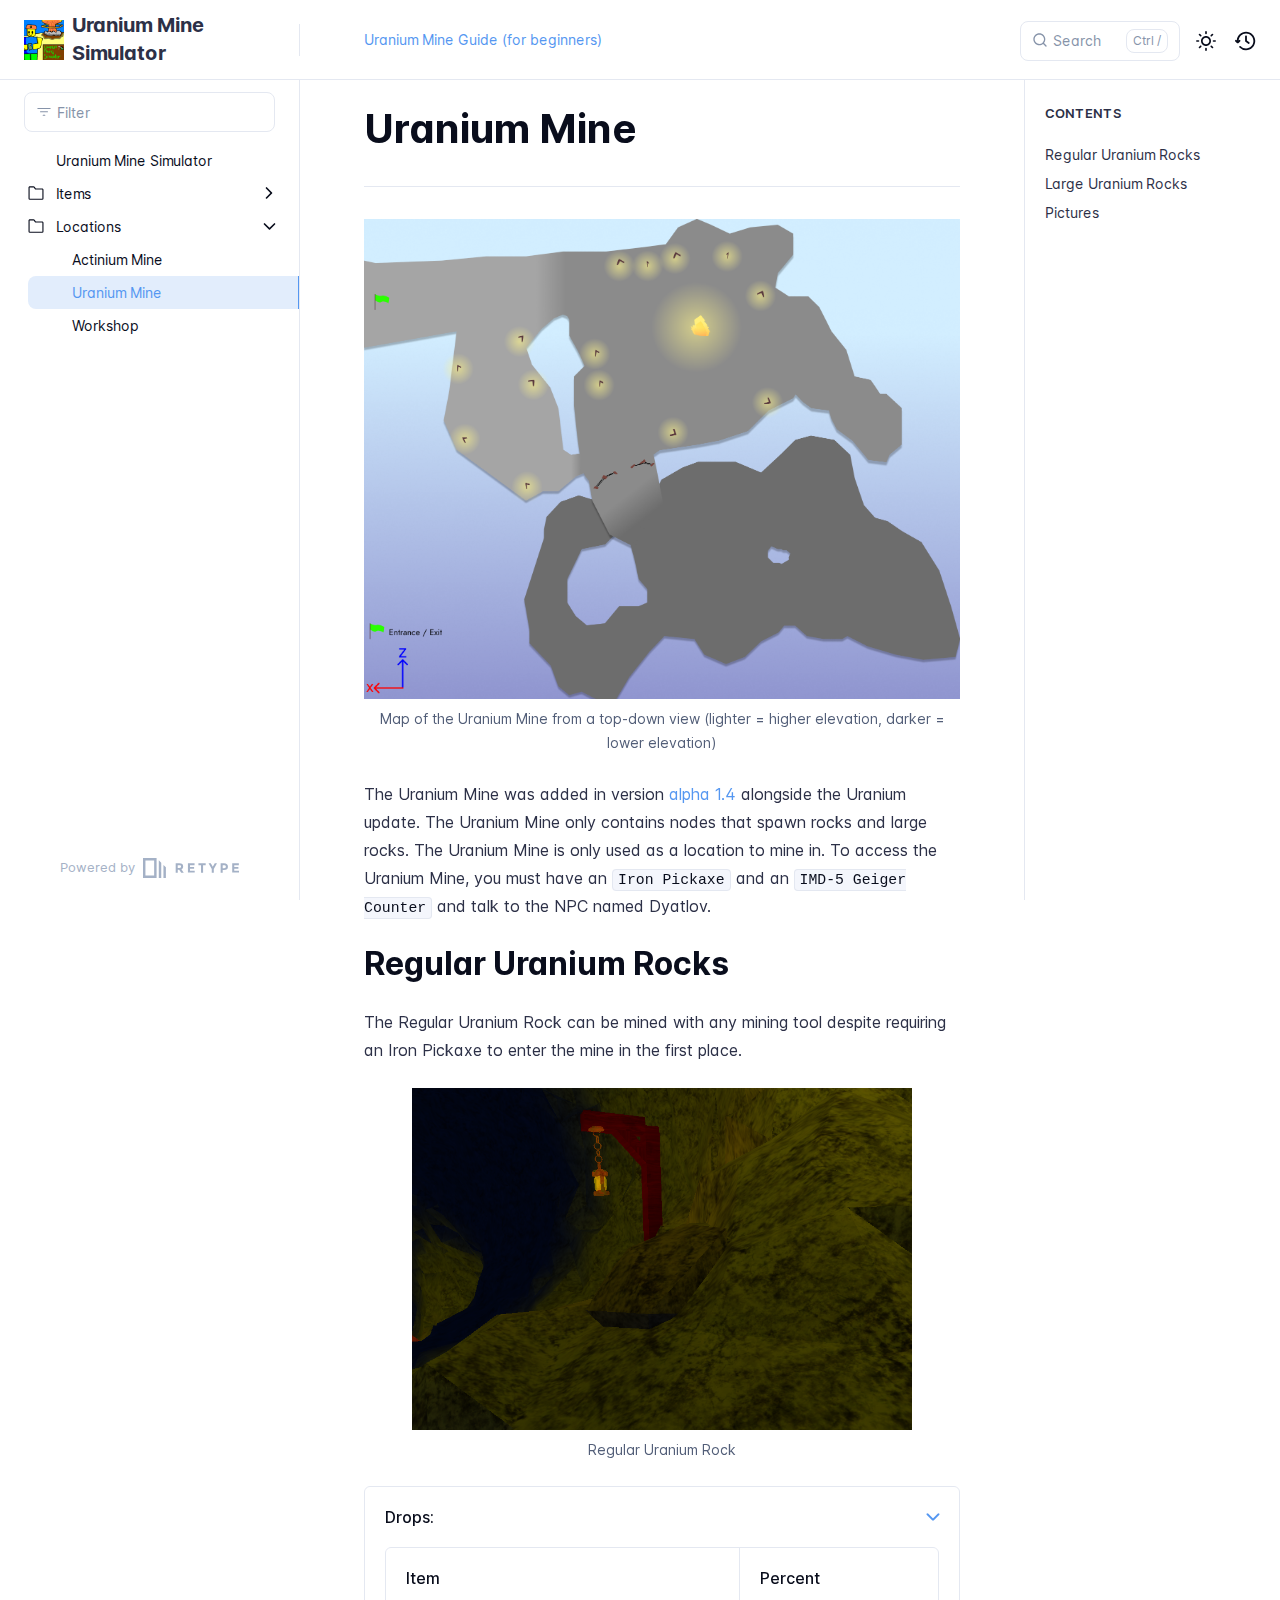
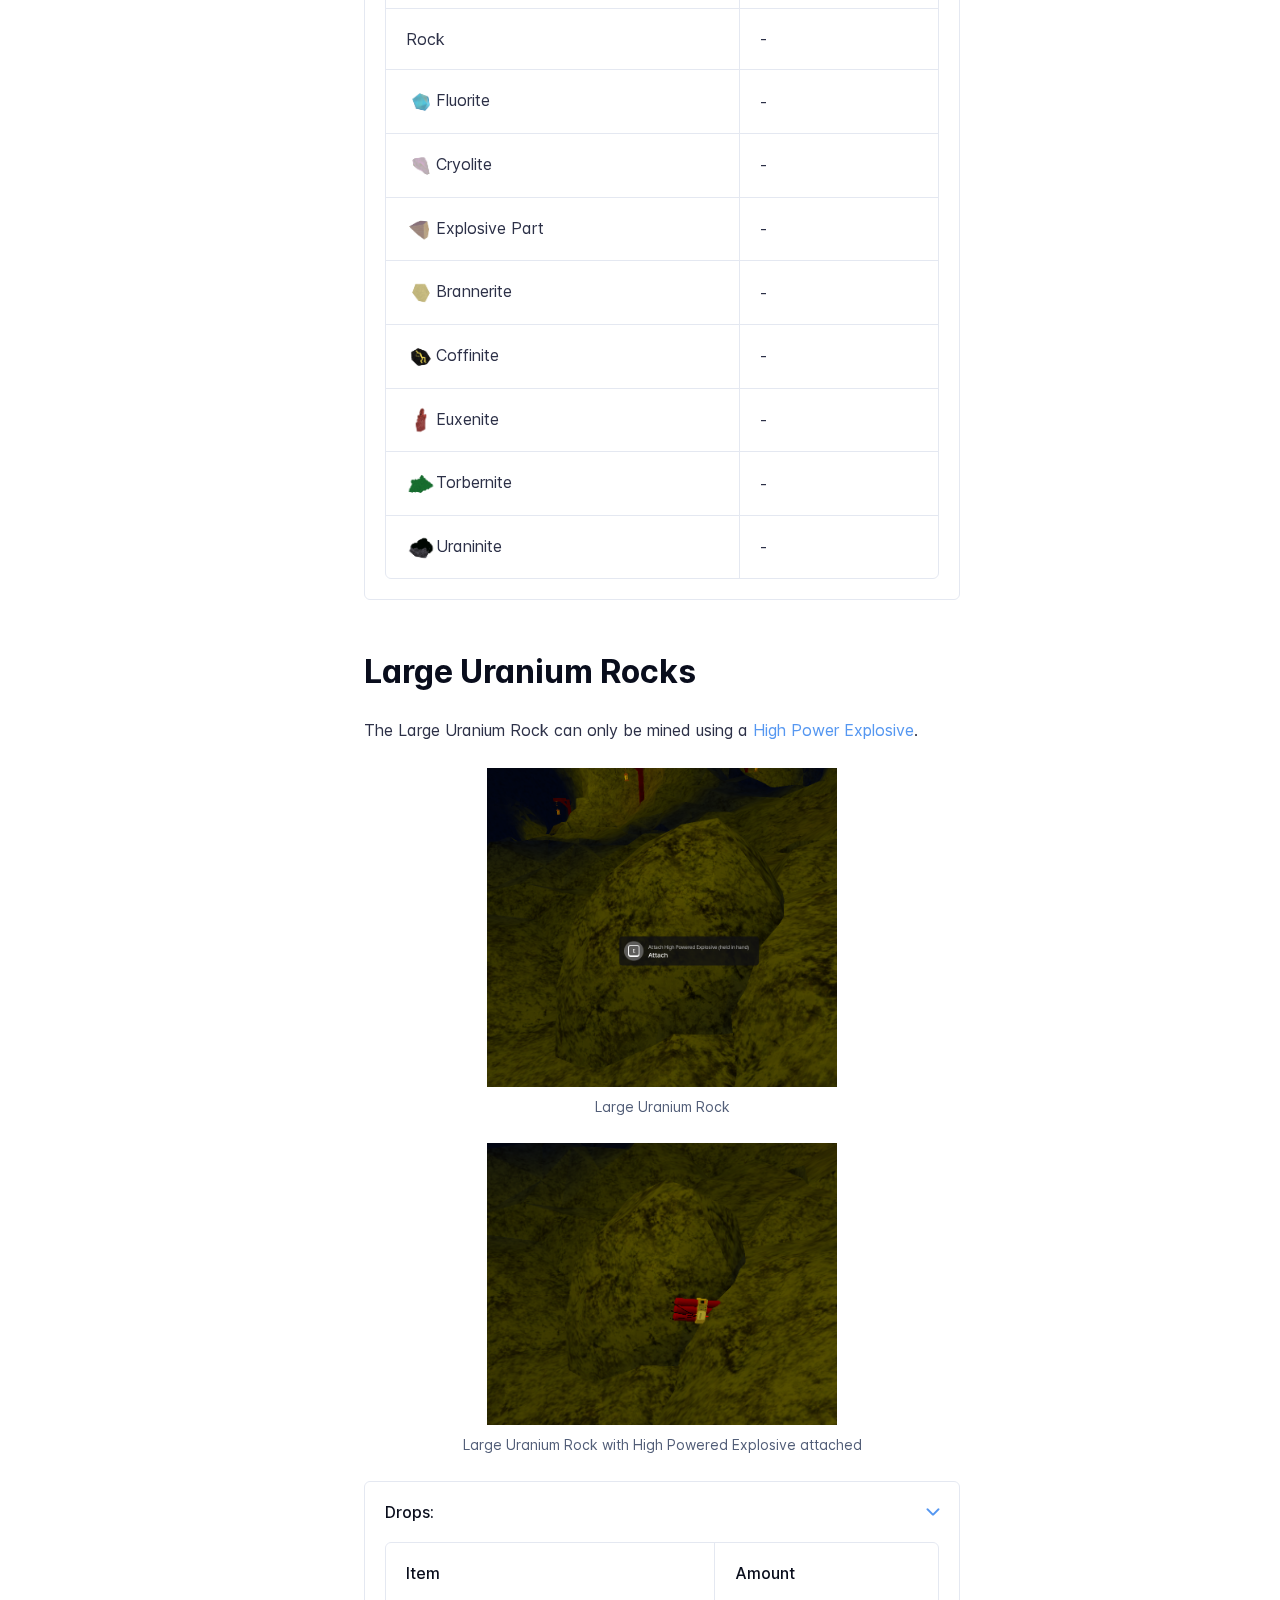
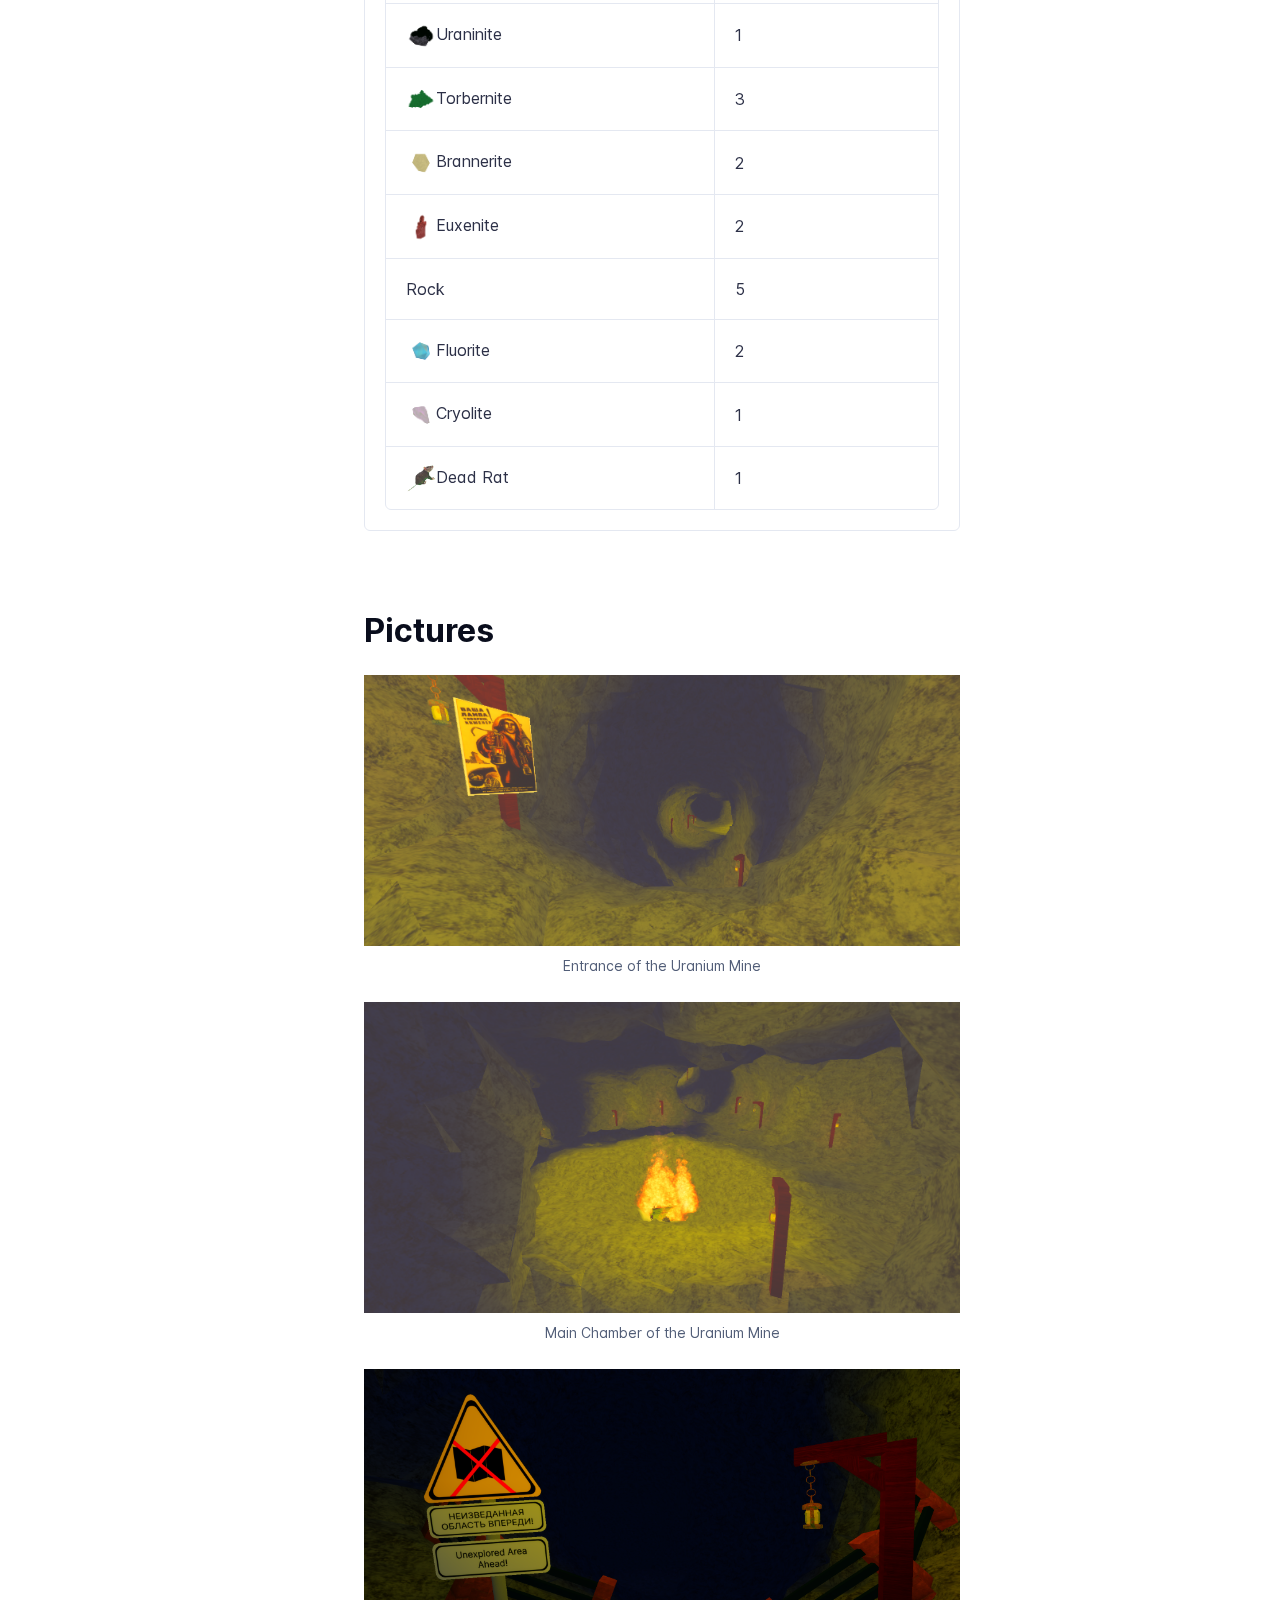
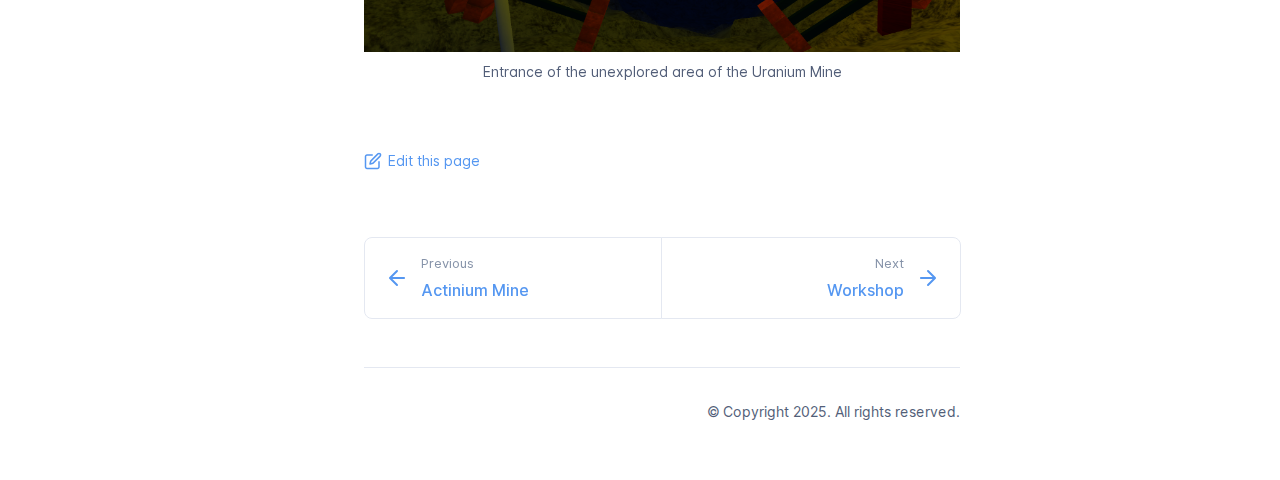
<file: locations/uranium-mine/index.html>
<!DOCTYPE html>
<html lang="en" class="h-full">
<head>
    <meta charset="UTF-8">
    <meta name="viewport" content="width=device-width,initial-scale=1">
    <meta name="turbo-cache-control" content="no-cache" data-turbo-track="reload" data-track-token="3.11.0.817508675914">

    <!-- See retype.com -->
    <meta name="generator" content="Retype 3.11.0">

    <!-- Primary Meta Tags -->
    <title>Uranium Mine</title>
    <meta name="title" content="Uranium Mine">
    <meta name="description" content="Map of the Uranium Mine from a top-down view (lighter = higher elevation, darker = lower elevation)">

    <!-- Canonical -->
    <link rel="canonical" href="https://uranium-mine-company.pages.dev/locations/uranium-mine/">

    <!-- Open Graph / Facebook -->
    <meta property="og:type" content="website">
    <meta property="og:url" content="https://uranium-mine-company.pages.dev/locations/uranium-mine/">
    <meta property="og:title" content="Uranium Mine">
    <meta property="og:description" content="Map of the Uranium Mine from a top-down view (lighter = higher elevation, darker = lower elevation)">
    <meta property="og:image" content="https://uranium-mine-company.pages.dev/images/locations/uraniumminemap.png">

    <!-- Twitter -->
    <meta property="twitter:card" content="summary_large_image">
    <meta property="twitter:url" content="https://uranium-mine-company.pages.dev/locations/uranium-mine/">
    <meta property="twitter:title" content="Uranium Mine">
    <meta property="twitter:description" content="Map of the Uranium Mine from a top-down view (lighter = higher elevation, darker = lower elevation)">
    <meta property="twitter:image" content="https://uranium-mine-company.pages.dev/images/locations/uraniumminemap.png">

    <script data-cfasync="false">(function(){var cl=document.documentElement.classList,ls=localStorage.getItem("retype_scheme"),hd=cl.contains("dark"),hl=cl.contains("light"),wm=window.matchMedia&&window.matchMedia("(prefers-color-scheme: dark)").matches;if(ls==="dark"||(!ls&&wm&&!hd&&!hl)){cl.remove("light");cl.add("dark")}else if(ls==="light"||(!ls&&!wm&&!hd&&!hl)){cl.remove("dark");cl.add("light")}})();</script>

    <link href="../../logo.png" rel="icon">
    <link href="../../resources/css/retype.css?v=3.11.0.817508675914" rel="stylesheet">

    <script data-cfasync="false" src="../../resources/js/config.js?v=3.11.0.817508675914" data-turbo-eval="false" defer></script>
    <script data-cfasync="false" src="../../resources/js/retype.js?v=3.11.0" data-turbo-eval="false" defer></script>
    <script id="lunr-js" data-cfasync="false" src="../../resources/js/lunr.js?v=3.11.0.817508675914" data-turbo-eval="false" defer></script>
</head>
<body>
    <div id="retype-app" class="relative text-base antialiased text-base-text bg-base-bg font-body">
        <div class="absolute bottom-0 left-0" style="top: 5rem; right: 50%"></div>
    
        <header id="retype-header" class="sticky top-0 z-30 flex w-full h-16 bg-header-bg border-b border-header-border md:h-20">
            <div class="container relative flex items-center justify-between pr-6 grow md:justify-start">
                <!-- Mobile menu button skeleton -->
                <button v-cloak class="skeleton retype-mobile-menu-button flex items-center justify-center shrink-0 overflow-hidden dark:text-white focus:outline-none rounded-full w-10 h-10 ml-3.5 md:hidden"><svg xmlns="http://www.w3.org/2000/svg" class="mb-px shrink-0" width="24" height="24" viewBox="0 0 24 24" role="presentation" style="margin-bottom: 0px;"><g fill="currentColor"><path d="M2 4h20v2H2zM2 11h20v2H2zM2 18h20v2H2z"></path></g></svg></button>
                <div v-cloak id="retype-sidebar-left-toggle-button"></div>
        
                <!-- Logo -->
                <div class="flex items-center justify-between h-full py-2 md:w-75">
                    <div class="flex items-center px-2 md:px-6">
                        <a id="retype-branding-logo" href="../../" class="flex items-center leading-snug text-xl">
                            <span class="w-10 mr-2 grow-0 shrink-0 overflow-hidden">
                                <img class="max-h-10 dark:hidden md:inline-block" src="../../logo.png">
                                <img class="max-h-10 hidden dark:inline-block" src="../../logo.png">
                            </span>
                            <span class="dark:text-white font-bold line-clamp-1 md:line-clamp-2">Uranium Mine Simulator</span>
                        </a>
                    </div>
        
                    <span class="hidden h-8 border-r md:inline-block border-base-border"></span>
                </div>
        
                <div class="flex justify-between md:grow">
                    <!-- Top Nav -->
                    <nav id="retype-header-nav" class="hidden md:flex">
                        <ul class="flex flex-col mb-4 md:pl-16 md:mb-0 md:flex-row md:items-center">
                            <li class="mr-6">
                                <a class="py-2 md:mb-0 inline-flex items-center text-sm whitespace-nowrap transition-colors duration-200 ease-linear md:text-header-text font-header-text-weight hover:text-header-text-hover" href="https://uranium-mine-company.pages.dev/underconstruction">Uranium Mine Guide (for beginners)</a>
                            </li>
                            <li class="mr-6">
                                <a class="py-2 md:mb-0 inline-flex items-center text-sm whitespace-nowrap transition-colors duration-200 ease-linear md:text-header-tex font-header-text-weight hover:text-header-text-hover" href="https://discord.com/invite/B6Awa5SsKs">
                                    <img class="mb-px" width="18" alt="" src="../../discord.svg">
                                    
                                </a>
                            </li>
        
                        </ul>
                    </nav>
        
                    <!-- Header Right Skeleton -->
                    <div v-cloak class="flex justify-end grow skeleton">
        
                        <!-- Search input mock -->
                        <div class="relative hidden w-40 lg:block lg:max-w-sm lg:ml-auto">
                            <div class="absolute flex items-center justify-center h-full pl-3 dark:text-dark-300">
                                <svg xmlns="http://www.w3.org/2000/svg" class="icon-base" width="16" height="16" viewBox="0 0 24 24" aria-labelledby="icon" role="presentation" style="margin-bottom: 1px;"><g fill="currentColor" ><path d="M21.71 20.29l-3.68-3.68A8.963 8.963 0 0020 11c0-4.96-4.04-9-9-9s-9 4.04-9 9 4.04 9 9 9c2.12 0 4.07-.74 5.61-1.97l3.68 3.68c.2.19.45.29.71.29s.51-.1.71-.29c.39-.39.39-1.03 0-1.42zM4 11c0-3.86 3.14-7 7-7s7 3.14 7 7c0 1.92-.78 3.66-2.04 4.93-.01.01-.02.01-.02.01-.01.01-.01.01-.01.02A6.98 6.98 0 0111 18c-3.86 0-7-3.14-7-7z" ></path></g></svg>
                            </div>
                            <input class="w-full h-10 placeholder-search-placeholder transition-colors duration-200 ease-in bg-search-bg border border-transparent rounded md:text-sm hover:border-search-border-hover focus:outline-none focus:border-search-border-focus" style="padding: 0.625rem 0.75rem 0.625rem 2rem" type="text" placeholder="Search">
                        </div>
        
                        <!-- Mobile search button -->
                        <div class="flex items-center justify-center w-10 h-10 lg:hidden">
                            <svg xmlns="http://www.w3.org/2000/svg" class="shrink-0 icon-base" width="20" height="20" viewBox="0 0 24 24" aria-labelledby="icon" role="presentation" style="margin-bottom: 0px;"><g fill="currentColor" ><path d="M21.71 20.29l-3.68-3.68A8.963 8.963 0 0020 11c0-4.96-4.04-9-9-9s-9 4.04-9 9 4.04 9 9 9c2.12 0 4.07-.74 5.61-1.97l3.68 3.68c.2.19.45.29.71.29s.51-.1.71-.29c.39-.39.39-1.03 0-1.42zM4 11c0-3.86 3.14-7 7-7s7 3.14 7 7c0 1.92-.78 3.66-2.04 4.93-.01.01-.02.01-.02.01-.01.01-.01.01-.01.02A6.98 6.98 0 0111 18c-3.86 0-7-3.14-7-7z" ></path></g></svg>
                        </div>
        
                        <!-- Dark mode switch placeholder -->
                        <div class="w-10 h-10 lg:ml-2"></div>
        
                        <!-- History button -->
                        <div class="flex items-center justify-center w-10 h-10" style="margin-right: -0.625rem;">
                            <svg xmlns="http://www.w3.org/2000/svg" class="shrink-0 icon-base" width="22" height="22" viewBox="0 0 24 24" aria-labelledby="icon" role="presentation" style="margin-bottom: 0px;"><g fill="currentColor" ><g ><path d="M12.01 6.01c-.55 0-1 .45-1 1V12a1 1 0 00.4.8l3 2.22a.985.985 0 001.39-.2.996.996 0 00-.21-1.4l-2.6-1.92V7.01c.02-.55-.43-1-.98-1z"></path><path d="M12.01 1.91c-5.33 0-9.69 4.16-10.05 9.4l-.29-.26a.997.997 0 10-1.34 1.48l1.97 1.79c.19.17.43.26.67.26s.48-.09.67-.26l1.97-1.79a.997.997 0 10-1.34-1.48l-.31.28c.34-4.14 3.82-7.41 8.05-7.41 4.46 0 8.08 3.63 8.08 8.09s-3.63 8.08-8.08 8.08c-2.18 0-4.22-.85-5.75-2.4a.996.996 0 10-1.42 1.4 10.02 10.02 0 007.17 2.99c5.56 0 10.08-4.52 10.08-10.08.01-5.56-4.52-10.09-10.08-10.09z"></path></g></g></svg>
                        </div>
                    </div>
        
                    <div v-cloak class="flex justify-end grow">
                        <div id="retype-mobile-search-button"></div>
                        <doc-search-desktop></doc-search-desktop>
        
                        <doc-theme-switch class="lg:ml-2"></doc-theme-switch>
                        <doc-history></doc-history>
                    </div>
                </div>
            </div>
        </header>
    
    
        <div id="retype-container" class="container relative flex bg-white">
            <!-- Sidebar Skeleton -->
            <div v-cloak class="fixed flex flex-col shrink-0 duration-300 ease-in-out bg-sidebar-left-bg border-sidebar-left-border sidebar top-20 w-75 border-r h-screen md:sticky transition-transform skeleton">
            
                <div class="flex items-center h-16 px-6">
                    <input class="w-full h-8 px-3 py-2 transition-colors duration-200 ease-linear bg-filter-bg border border-filter-border rounded shadow-none text-sm focus:outline-none focus:border-filter-border-focus" type="text" placeholder="Filter">
                </div>
            
                <div class="pl-6 mt-1 mb-4">
                    <div class="w-32 h-3 mb-4 bg-skeleton-bg rounded-full loading"></div>
                    <div class="w-48 h-3 mb-4 bg-skeleton-bg rounded-full loading"></div>
                    <div class="w-40 h-3 mb-4 bg-skeleton-bg rounded-full loading"></div>
                    <div class="w-32 h-3 mb-4 bg-skeleton-bg rounded-full loading"></div>
                    <div class="w-48 h-3 mb-4 bg-skeleton-bg rounded-full loading"></div>
                    <div class="w-40 h-3 mb-4 bg-skeleton-bg rounded-full loading"></div>
                </div>
            
                <div class="shrink-0 mt-auto bg-transparent dark:border-base-border">
                    <a class="flex items-center justify-center flex-nowrap h-16 text-gray-350 dark:text-dark-400 hover:text-gray-600 dark:hover:text-dark-300 transition-colors duration-150 ease-in docs-powered-by" target="_blank" href="https://retype.com/" rel="noopener">
                        <span class="text-xs whitespace-nowrap">Powered by</span>
                        <svg xmlns="http://www.w3.org/2000/svg" class="ml-2" fill="currentColor" width="96" height="20" overflow="visible"><path d="M0 0v20h13.59V0H0zm11.15 17.54H2.44V2.46h8.71v15.08zM15.8 20h2.44V4.67L15.8 2.22zM20.45 6.89V20h2.44V9.34z"/><g><path d="M40.16 8.44c0 1.49-.59 2.45-1.75 2.88l2.34 3.32h-2.53l-2.04-2.96h-1.43v2.96h-2.06V5.36h3.5c1.43 0 2.46.24 3.07.73s.9 1.27.9 2.35zm-2.48 1.1c.26-.23.38-.59.38-1.09 0-.5-.13-.84-.4-1.03s-.73-.28-1.39-.28h-1.54v2.75h1.5c.72 0 1.2-.12 1.45-.35zM51.56 5.36V7.2h-4.59v1.91h4.13v1.76h-4.13v1.92h4.74v1.83h-6.79V5.36h6.64zM60.09 7.15v7.48h-2.06V7.15h-2.61V5.36h7.28v1.79h-2.61zM70.81 14.64h-2.06v-3.66l-3.19-5.61h2.23l1.99 3.45 1.99-3.45H74l-3.19 5.61v3.66zM83.99 6.19c.65.55.97 1.4.97 2.55s-.33 1.98-1 2.51-1.68.8-3.04.8h-1.23v2.59h-2.06V5.36h3.26c1.42 0 2.45.28 3.1.83zm-1.51 3.65c.25-.28.37-.69.37-1.22s-.16-.92-.48-1.14c-.32-.23-.82-.34-1.5-.34H79.7v3.12h1.38c.68 0 1.15-.14 1.4-.42zM95.85 5.36V7.2h-4.59v1.91h4.13v1.76h-4.13v1.92H96v1.83h-6.79V5.36h6.64z"/></g></svg>
                    </a>
                </div>
            </div>
            
            <!-- Sidebar component -->
            <doc-sidebar v-cloak>
                <template #sidebar-footer>
                    <div class="shrink-0 mt-auto border-t md:bg-transparent md:border-none dark:border-base-border">
            
                        <div class="py-3 px-6 md:hidden border-b dark:border-base-border">
                            <nav>
                                <ul class="flex flex-wrap justify-center items-center">
                                    <li class="mr-6">
                                        <a class="block py-1 inline-flex items-center text-sm whitespace-nowrap transition-colors duration-200 ease-linear md:text-header-text font-header-text-weight hover:text-header-text-hover" href="https://uranium-mine-company.pages.dev/underconstruction">Uranium Mine Guide (for beginners)</a>
                                    </li>
                                    <li class="mr-6">
                                        <a class="block py-1 inline-flex items-center text-sm whitespace-nowrap transition-colors duration-200 ease-linear md:text-header-tex font-header-text-weight hover:text-header-text-hover" href="https://discord.com/invite/B6Awa5SsKs">
                                            <img class="mb-px" width="18" alt="" src="../../discord.svg">
                                            
                                        </a>
                                    </li>
            
                                </ul>
                            </nav>
                        </div>
            
                        <a class="flex items-center justify-center flex-nowrap h-16 text-gray-350 dark:text-dark-400 hover:text-gray-600 dark:hover:text-dark-300 transition-colors duration-150 ease-in docs-powered-by" target="_blank" href="https://retype.com/" rel="noopener">
                            <span class="text-xs whitespace-nowrap">Powered by</span>
                            <svg xmlns="http://www.w3.org/2000/svg" class="ml-2" fill="currentColor" width="96" height="20" overflow="visible"><path d="M0 0v20h13.59V0H0zm11.15 17.54H2.44V2.46h8.71v15.08zM15.8 20h2.44V4.67L15.8 2.22zM20.45 6.89V20h2.44V9.34z"/><g><path d="M40.16 8.44c0 1.49-.59 2.45-1.75 2.88l2.34 3.32h-2.53l-2.04-2.96h-1.43v2.96h-2.06V5.36h3.5c1.43 0 2.46.24 3.07.73s.9 1.27.9 2.35zm-2.48 1.1c.26-.23.38-.59.38-1.09 0-.5-.13-.84-.4-1.03s-.73-.28-1.39-.28h-1.54v2.75h1.5c.72 0 1.2-.12 1.45-.35zM51.56 5.36V7.2h-4.59v1.91h4.13v1.76h-4.13v1.92h4.74v1.83h-6.79V5.36h6.64zM60.09 7.15v7.48h-2.06V7.15h-2.61V5.36h7.28v1.79h-2.61zM70.81 14.64h-2.06v-3.66l-3.19-5.61h2.23l1.99 3.45 1.99-3.45H74l-3.19 5.61v3.66zM83.99 6.19c.65.55.97 1.4.97 2.55s-.33 1.98-1 2.51-1.68.8-3.04.8h-1.23v2.59h-2.06V5.36h3.26c1.42 0 2.45.28 3.1.83zm-1.51 3.65c.25-.28.37-.69.37-1.22s-.16-.92-.48-1.14c-.32-.23-.82-.34-1.5-.34H79.7v3.12h1.38c.68 0 1.15-.14 1.4-.42zM95.85 5.36V7.2h-4.59v1.91h4.13v1.76h-4.13v1.92H96v1.83h-6.79V5.36h6.64z"/></g></svg>
                        </a>
                    </div>
                </template>
            </doc-sidebar>
    
            <div class="grow min-w-0 bg-body-bg">
                <!-- Render "toolbar" template here on api pages --><!-- Render page content -->
                <div class="flex">
                    <div id="retype-main" class="min-w-0 p-4 grow md:px-16">
                        <main class="relative pb-12 lg:pt-2">
                            <div class="retype-markdown" id="retype-content">
                                <!-- Rendered if sidebar right is enabled -->
                                <div id="retype-sidebar-right-toggle"></div>
                                <!-- Page content  -->
<doc-anchor-target id="uranium-mine" class="break-words">
    <h1>
        <doc-anchor-trigger class="header-anchor-trigger" to="#uranium-mine">#</doc-anchor-trigger>
        <span>Uranium Mine</span>
    </h1>
</doc-anchor-target>
<hr>
<p><figure class="content-center">
    <img src="../../images/locations/uraniumminemap.png" alt="Map of the Uranium Mine from a top-down view (lighter = higher elevation, darker = lower elevation)" class="rounded-image-rounded border-image-border border-image-border-width" />
    <figcaption class="caption">Map of the Uranium Mine from a top-down view (lighter = higher elevation, darker = lower elevation)</figcaption>
</figure>
</p>
<p>The Uranium Mine was added in version <a href="../../#version-2376-alpha-14">alpha 1.4</a> alongside the Uranium update. The Uranium Mine only contains nodes that spawn rocks and large rocks. The Uranium Mine is only used as a location to mine in. To access the Uranium Mine, you must have an <code v-pre>Iron Pickaxe</code> and an <code v-pre>IMD-5 Geiger Counter</code> and talk to the NPC named Dyatlov.
<br></p>
<doc-anchor-target id="regular-uranium-rocks">
    <h2>
        <doc-anchor-trigger class="header-anchor-trigger" to="#regular-uranium-rocks">#</doc-anchor-trigger>
        <span>Regular Uranium Rocks</span>
    </h2>
</doc-anchor-target>
<p>The Regular Uranium Rock can be mined with any mining tool despite requiring an Iron Pickaxe to enter the mine in the first place. <br></p>
<p><figure class="content-center">
    <img src="../../images/locations/regularuraniumrock.png" alt="Regular Uranium Rock" class="rounded-image-rounded border-image-border border-image-border-width" width="500" />
    <figcaption class="caption">Regular Uranium Rock</figcaption>
</figure>
</p>
<doc-panel id="drops">
    <template #title>Drops:</template>
<div class="table-wrapper scrollbar overflow-hidden">
<table class="comfortable">
<thead>
<tr>
<th>Item</th>
<th>Percent</th>
</tr>
</thead>
<tbody>
<tr>
<td>Rock</td>
<td>-</td>
</tr>
<tr>
<td><img src="/images/items/fluorite.png" width="30px">Fluorite</td>
<td>-</td>
</tr>
<tr>
<td><img src="/images/items/cryolite.png" width="30px">Cryolite</td>
<td>-</td>
</tr>
<tr>
<td><img src="/images/items/epart.png" width="30px">Explosive Part</td>
<td>-</td>
</tr>
<tr>
<td><img src="/images/items/brannerite.png" width="30px">Brannerite</td>
<td>-</td>
</tr>
<tr>
<td><img src="/images/items/coffinite.png" width="30px">Coffinite</td>
<td>-</td>
</tr>
<tr>
<td><img src="/images/items/euxenite.png" width="30px">Euxenite</td>
<td>-</td>
</tr>
<tr>
<td><img src="/images/items/torbernite.png" width="30px">Torbernite</td>
<td>-</td>
</tr>
<tr>
<td><img src="/images/items/uraninite.png" width="30px">Uraninite</td>
<td>-</td>
</tr>
</tbody>
</table>
</div>
</doc-panel>
<br>
<doc-anchor-target id="large-uranium-rocks">
    <h2>
        <doc-anchor-trigger class="header-anchor-trigger" to="#large-uranium-rocks">#</doc-anchor-trigger>
        <span>Large Uranium Rocks</span>
    </h2>
</doc-anchor-target>
<p>The Large Uranium Rock can only be mined using a <a href="../../items/explosives/#high-power-explosive">High Power Explosive</a>. <br></p>
<p><figure class="content-center">
    <img src="../../images/locations/largeuraniumrock.png" alt="Large Uranium Rock" class="rounded-image-rounded border-image-border border-image-border-width" width="350" />
    <figcaption class="caption">Large Uranium Rock</figcaption>
</figure>
<figure class="content-center">
    <img src="../../images/locations/largeuraniumrockhighpowerexplosiveattached.png" alt="Large Uranium Rock with High Powered Explosive attached" class="rounded-image-rounded border-image-border border-image-border-width" width="350" />
    <figcaption class="caption">Large Uranium Rock with High Powered Explosive attached</figcaption>
</figure>
</p>
<doc-panel id="drops">
    <template #title>Drops:</template>
<div class="table-wrapper scrollbar overflow-hidden">
<table class="comfortable">
<thead>
<tr>
<th>Item</th>
<th>Amount</th>
</tr>
</thead>
<tbody>
<tr>
<td><img src="/images/items/uraninite.png" width="30px">Uraninite</td>
<td>1</td>
</tr>
<tr>
<td><img src="/images/items/torbernite.png" width="30px">Torbernite</td>
<td>3</td>
</tr>
<tr>
<td><img src="/images/items/brannerite.png" width="30px">Brannerite</td>
<td>2</td>
</tr>
<tr>
<td><img src="/images/items/euxenite.png" width="30px">Euxenite</td>
<td>2</td>
</tr>
<tr>
<td>Rock</td>
<td>5</td>
</tr>
<tr>
<td><img src="/images/items/fluorite.png" width="30px">Fluorite</td>
<td>2</td>
</tr>
<tr>
<td><img src="/images/items/cryolite.png" width="30px">Cryolite</td>
<td>1</td>
</tr>
<tr>
<td><img src="/images/items/deadrat.png" width="30px">Dead Rat</td>
<td>1</td>
</tr>
</tbody>
</table>
</div>
</doc-panel>
<br>
<br>
<doc-anchor-target id="pictures">
    <h2>
        <doc-anchor-trigger class="header-anchor-trigger" to="#pictures">#</doc-anchor-trigger>
        <span>Pictures</span>
    </h2>
</doc-anchor-target>
<p><figure class="content-center">
    <img src="../../images/locations/uraniummineentrance.png" alt="Entrance of the Uranium Mine" class="rounded-image-rounded border-image-border border-image-border-width" />
    <figcaption class="caption">Entrance of the Uranium Mine</figcaption>
</figure>
<figure class="content-center">
    <img src="../../images/locations/uraniumminemainchamber.png" alt="Main Chamber of the Uranium Mine" class="rounded-image-rounded border-image-border border-image-border-width" />
    <figcaption class="caption">Main Chamber of the Uranium Mine</figcaption>
</figure>
<figure class="content-center">
    <img src="../../images/locations/unexploredareaentrance.png" alt="Entrance of the unexplored area of the Uranium Mine" class="rounded-image-rounded border-image-border border-image-border-width" />
    <figcaption class="caption">Entrance of the unexplored area of the Uranium Mine</figcaption>
</figure>
</p>

                                
                                <!-- Required only on API pages -->
                                <doc-toolbar-member-filter-no-results></doc-toolbar-member-filter-no-results>
                            </div>
                            <footer id="retype-content-footer" class="clear-both">
                                <div class="flex flex-wrap items-center justify-between mt-14">
                                    <a id="retype-edit-this-page" class="my-2.5 inline-flex items-center text-sm whitespace-nowrap text-body-link font-body-link-weight hover:text-body-link-hover hover:underline" href="https://github.com/LemionLaLemon/uranium-mine-wiki/blob/main/Locations/uranium-mine.md" target="_blank" rel="noopener">
                                        <svg class="mr-1.5" xmlns="http://www.w3.org/2000/svg" width="18" height="18" viewBox="0 0 24 24" fill="currentColor" overflow="visible"><path d="M20 12c-.55 0-1 .45-1 1v7c0 .55-.45 1-1 1H4c-.55 0-1-.45-1-1V6c0-.55.45-1 1-1h7c.55 0 1-.45 1-1s-.45-1-1-1H4C2.35 3 1 4.35 1 6v14c0 1.65 1.35 3 3 3h14c1.65 0 3-1.35 3-3v-7c0-.55-.45-1-1-1z" /><path d="M22.21 1.79c-1.18-1.18-3.24-1.18-4.41 0l-9.5 9.5c-.13.13-.22.29-.26.46l-1 4c-.08.34.01.7.26.95.18.2.44.3.7.3.08 0 .16-.01.24-.03l4-1c.18-.04.34-.13.46-.26l9.5-9.5c1.22-1.22 1.22-3.2.01-4.42zm-1.42 3l-9.3 9.3-2.11.53.53-2.11 9.3-9.3c.42-.42 1.16-.42 1.59 0 .43.43.43 1.15-.01 1.58z" /><path fill="none" d="M0 0h24v24H0z" /></svg>
                                        <span>Edit this page</span>
                                    </a>
                                </div>
                            
                                <nav id="retype-nextprev" class="print:hidden flex mt-14">
                                    <div class="w-1/2">
                                        <a class="px-5 py-4 h-full flex items-center break-normal font-medium text-body-link border border-base-border hover:border-base-border-hover rounded-l-lg transition-colors duration-150 relative hover:z-5" href="../../locations/actinium-mine/">
                                            <svg xmlns="http://www.w3.org/2000/svg" class="mr-3" width="24" height="24" viewBox="0 0 24 24" fill="currentColor" overflow="visible"><path d="M19 11H7.41l5.29-5.29a.996.996 0 10-1.41-1.41l-7 7a1 1 0 000 1.42l7 7a1.024 1.024 0 001.42-.01.996.996 0 000-1.41L7.41 13H19c.55 0 1-.45 1-1s-.45-1-1-1z" /><path fill="none" d="M0 0h24v24H0z" /></svg>
                                            <span>
                                                <span class="block text-xs font-normal text-base-text-muted">Previous</span>
                                                <span class="block mt-1">Actinium Mine</span>
                                            </span>
                                        </a>
                                    </div>
                            
                                    <div class="w-1/2">
                                        <a class="px-5 py-4 -mx-px h-full flex items-center justify-end break-normal font-medium text-body-link border border-base-border hover:border-base-border-hover rounded-r-lg transition-colors duration-150 relative hover:z-5" href="../../locations/workshop/">
                                            <span>
                                                <span class="block text-xs font-normal text-right text-base-text-muted">Next</span>
                                                <span class="block mt-1">Workshop</span>
                                            </span>
                                            <svg xmlns="http://www.w3.org/2000/svg" class="ml-3" width="24" height="24" viewBox="0 0 24 24" fill="currentColor" overflow="visible"><path d="M19.92 12.38a1 1 0 00-.22-1.09l-7-7a.996.996 0 10-1.41 1.41l5.3 5.3H5c-.55 0-1 .45-1 1s.45 1 1 1h11.59l-5.29 5.29a.996.996 0 000 1.41c.19.2.44.3.7.3s.51-.1.71-.29l7-7c.09-.09.16-.21.21-.33z" /><path fill="none" d="M0 0h24v24H0z" /></svg>
                                        </a>
                                    </div>
                                </nav>
                            </footer>
                        </main>
                
                        <div id="retype-page-footer" class="print:border-none border-t border-base-border pt-6 mb-8">
                            <footer class="flex flex-wrap items-center justify-between print:justify-center">
                                <div id="retype-footer-links" class="print:hidden">
                                    <ul class="flex flex-wrap items-center text-sm">
                                    </ul>
                                </div>
                                <div id="retype-copyright" class="print:justify-center py-2 text-footer-text font-footer-link-weight text-sm leading-relaxed"><p>© Copyright 2025. All rights reserved.</p></div>
                            </footer>
                        </div>
                    </div>
                
                    <!-- Rendered if sidebar right is enabled -->
                    <!-- Sidebar right skeleton-->
                    <div v-cloak class="fixed top-0 bottom-0 right-0 translate-x-full bg-sidebar-right-bg border-sidebar-right-border lg:sticky lg:border-l lg:shrink-0 lg:pt-6 lg:transform-none sm:w-1/2 lg:w-64 lg:z-0 md:w-104 sidebar-right skeleton">
                        <div class="pl-5">
                            <div class="w-32 h-3 mb-4 bg-skeleton-bg rounded-full loading"></div>
                            <div class="w-48 h-3 mb-4 bg-skeleton-bg rounded-full loading"></div>
                            <div class="w-40 h-3 mb-4 bg-skeleton-bg rounded-full loading"></div>
                        </div>
                    </div>
                
                    <!-- User should be able to hide sidebar right -->
                    <doc-sidebar-right v-cloak></doc-sidebar-right>
                </div>

            </div>
        </div>
    
        <doc-search-mobile></doc-search-mobile>
        <doc-back-to-top></doc-back-to-top>
    </div>


    <div id="retype-overlay-target"></div>

    <script data-cfasync="false">window.__DOCS__ = { "title": "Uranium Mine", level: 2, icon: "file", hasPrism: false, hasMermaid: false, hasMath: false, tocDepth: 23 }</script>
</body>
</html>
</file>
